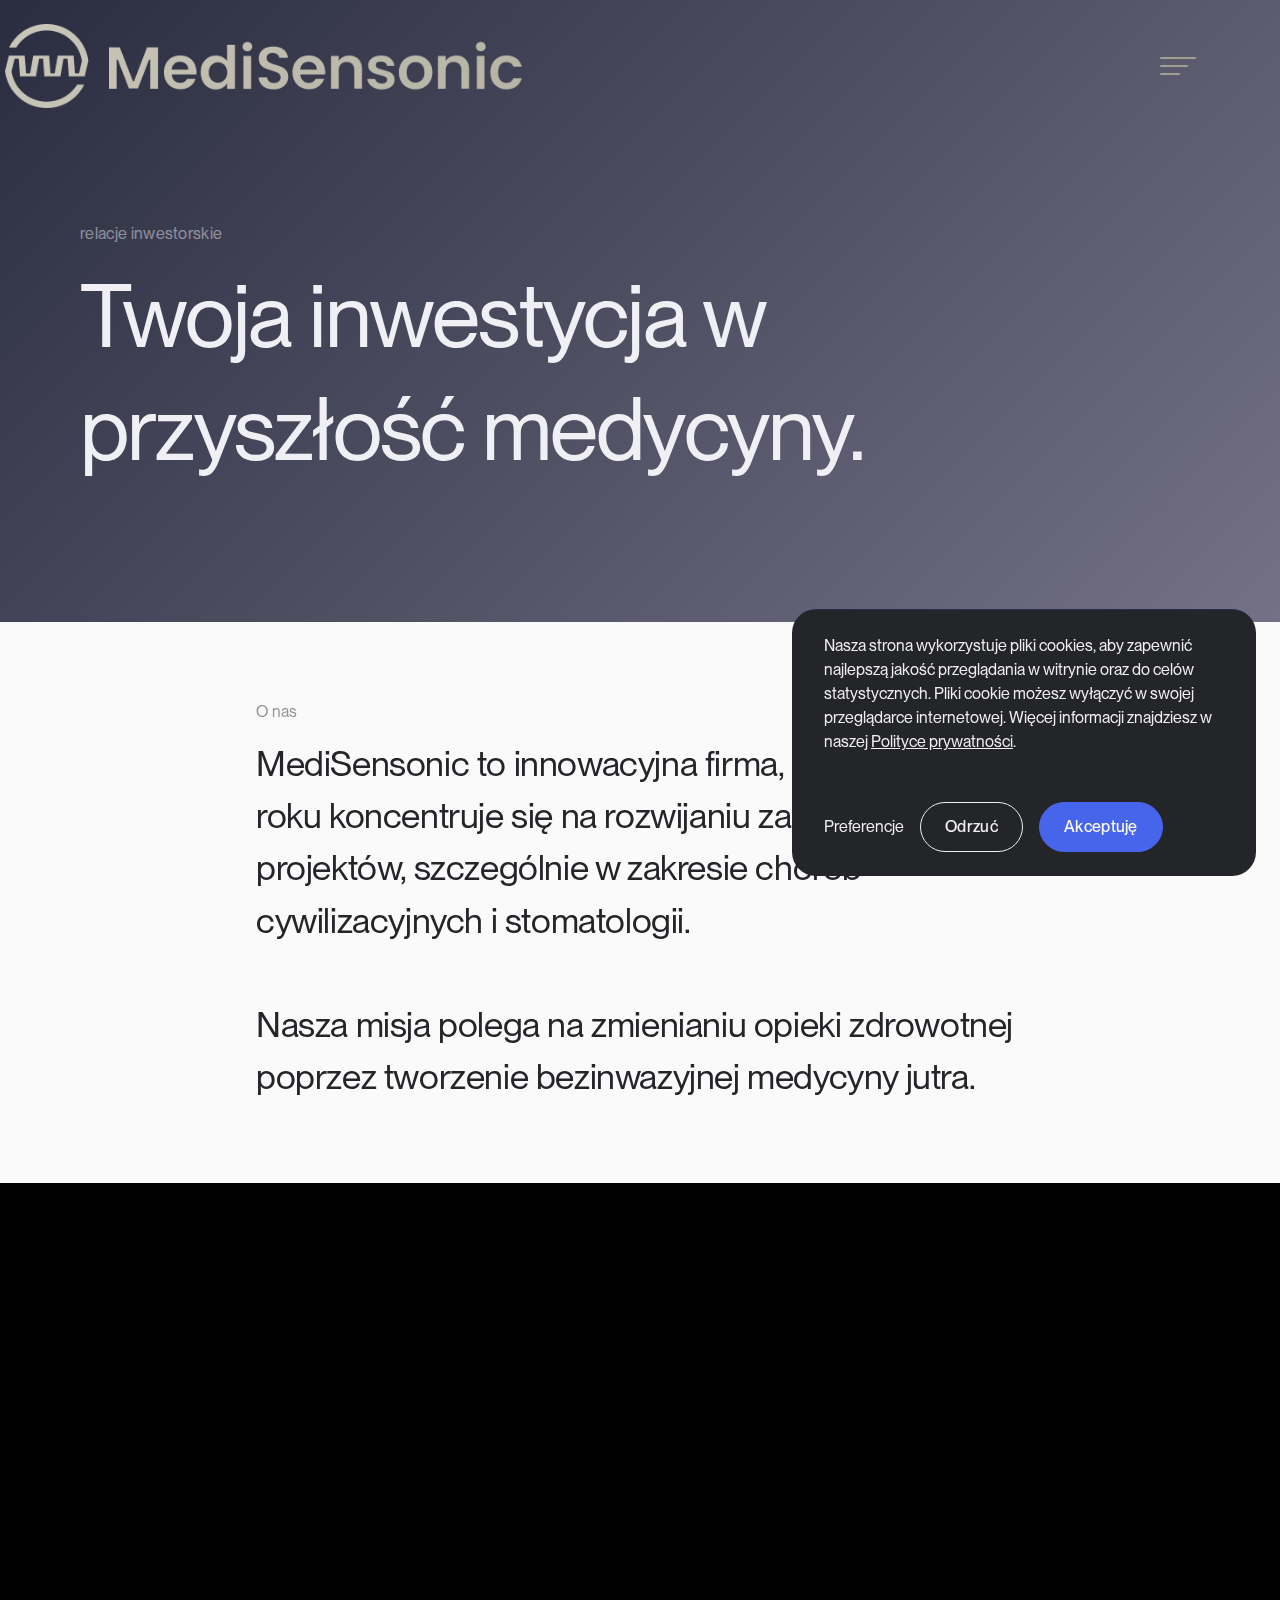
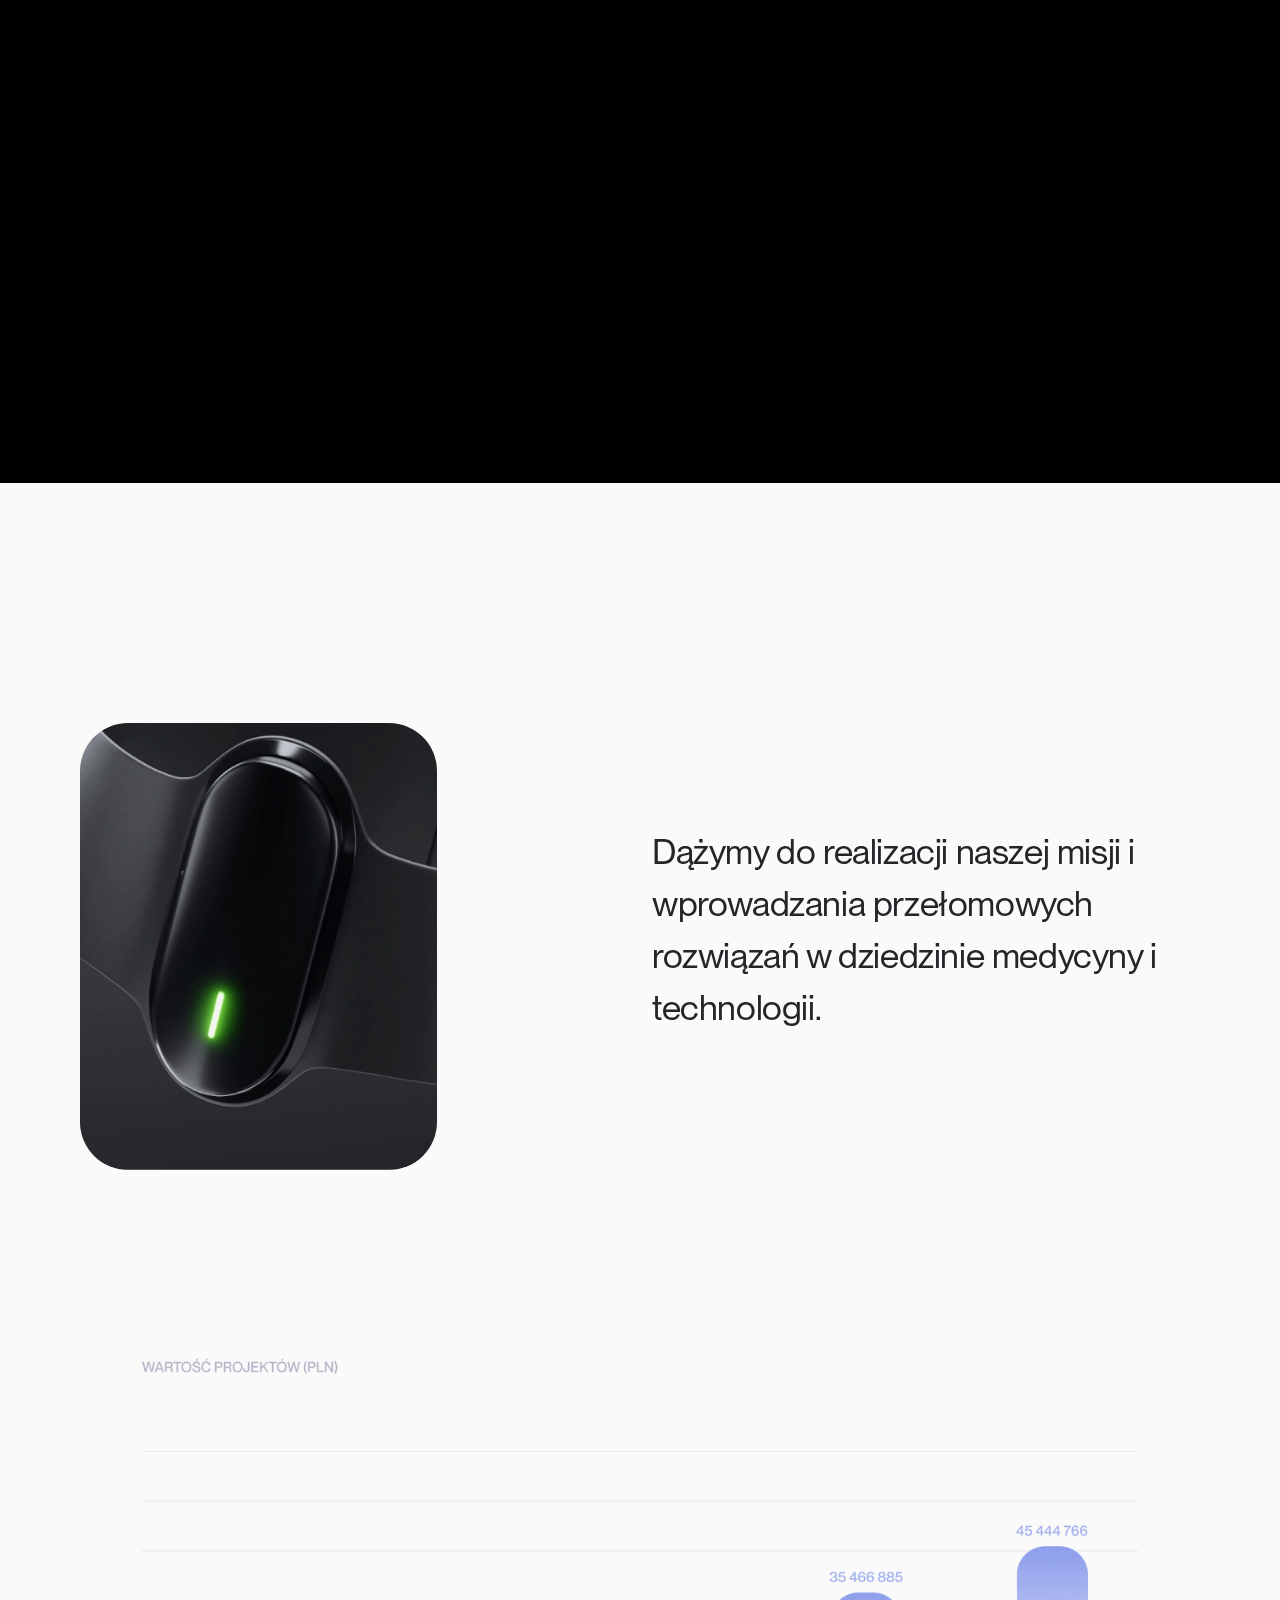
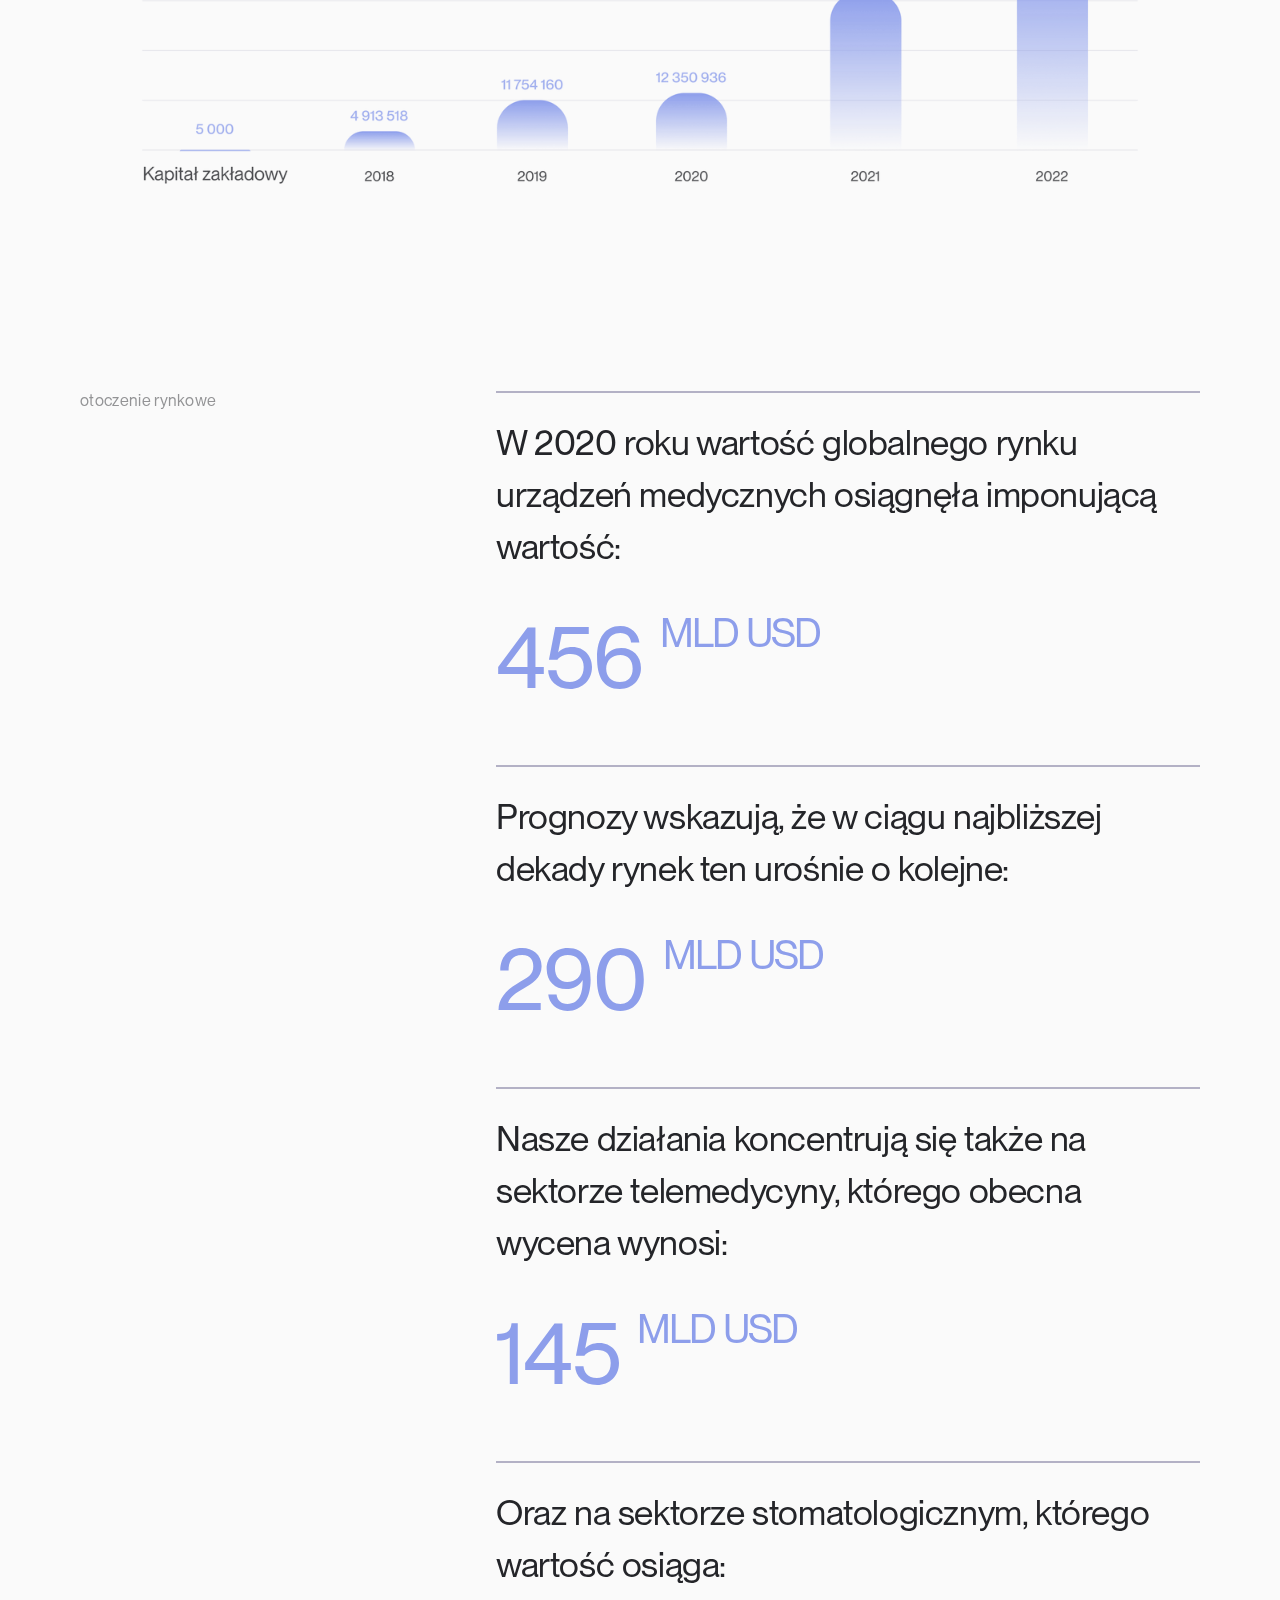
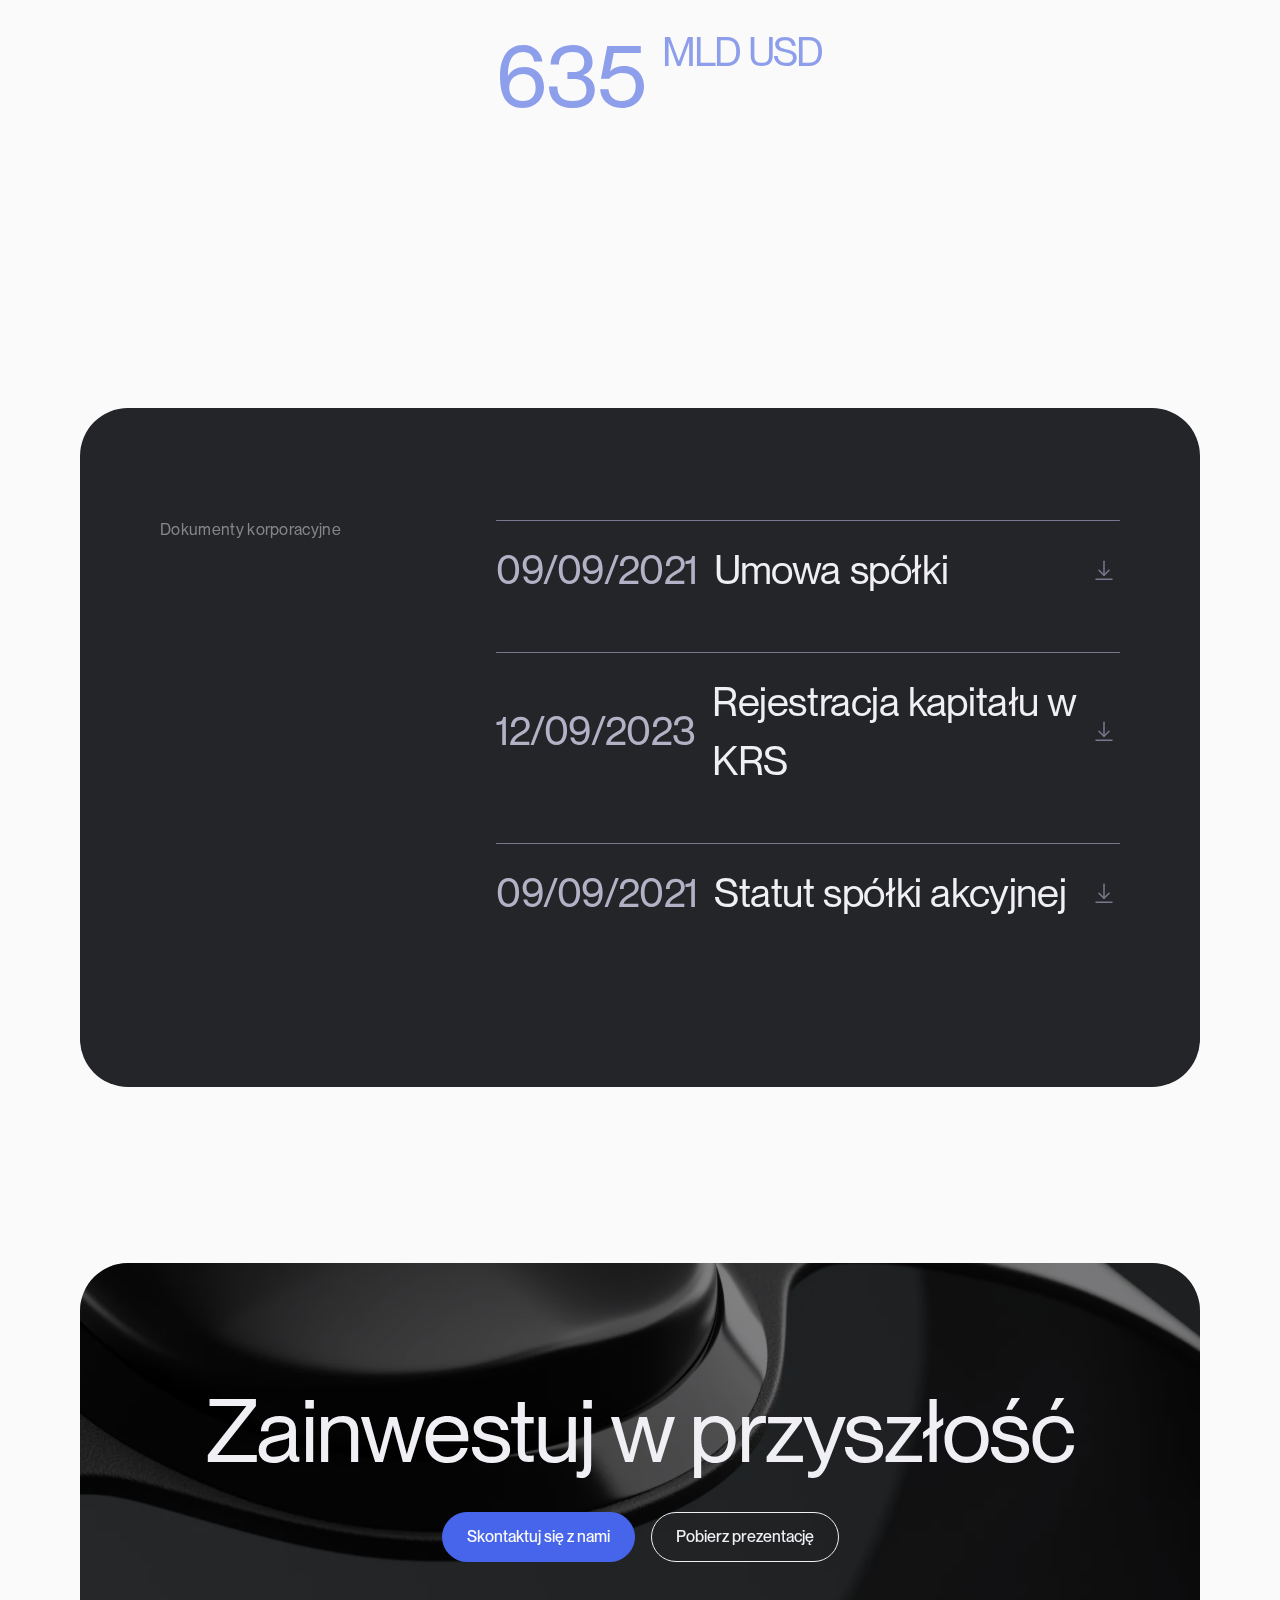
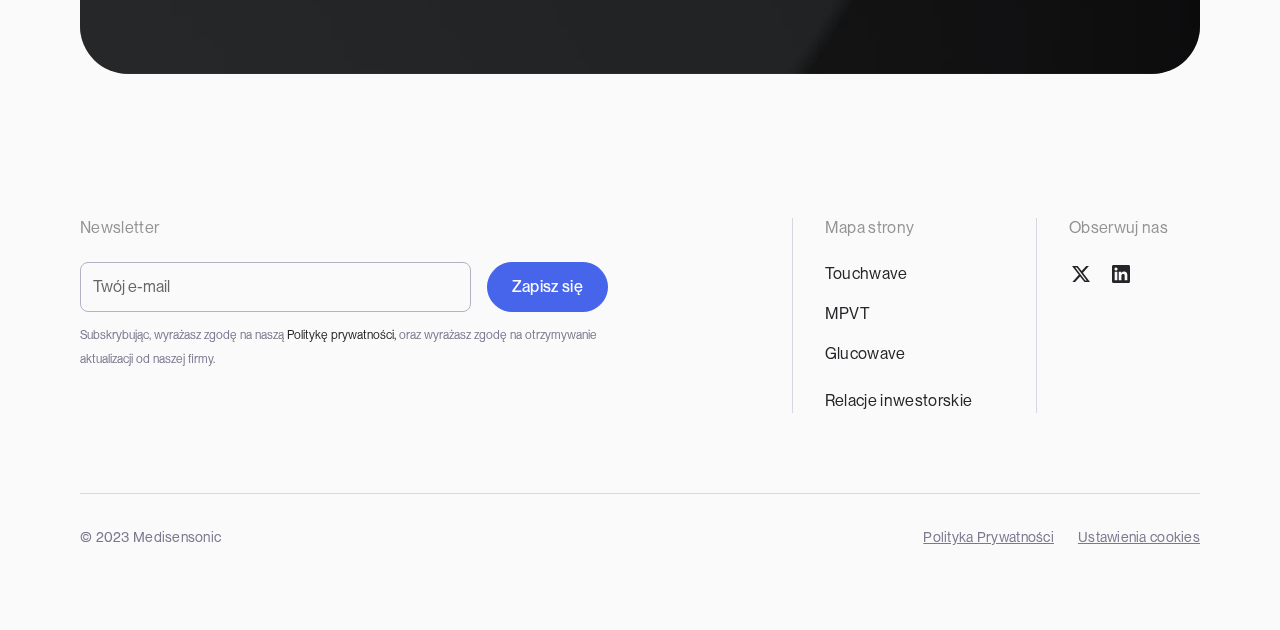
<file: inwestorzy.html>
﻿<!DOCTYPE html><!-- Last Published: Fri Oct 27 2023 11:36:39 GMT+0000 (Coordinated Universal Time) --><html data-wf-domain="www.medisensonic.com" data-wf-page="652d2681d2babd3eb212f0f4" data-wf-site="64eca49c2dc18141bcf98b46"><head><meta charset="utf-8"><title>Inwestorzy</title><meta content="Inwestorzy" property="og:title"><meta content="Inwestorzy" property="twitter:title"><meta content="width=device-width, initial-scale=1" name="viewport"><link href="64eca49c2dc18141bcf98b46/css/medisensonic.webflow.775ba9db1.min.css" rel="stylesheet" type="text/css"><script type="text/javascript">!function(o,c){var n=c.documentElement,t=" w-mod-";n.className+=t+"js",("ontouchstart"in o||o.DocumentTouch&&c instanceof DocumentTouch)&&(n.className+=t+"touch")}(window,document);</script><link href="64eca49c2dc18141bcf98b46/64fb3a8dc3bc01e6f7c09ead_favocion-small.png" rel="shortcut icon" type="image/x-icon"><link href="64eca49c2dc18141bcf98b46/64fb3a9034a0e21d0aaf8ba2_favicon-big.png" rel="apple-touch-icon"><script async="" src="gtag/js?id=G-CFC1NN5RGK"></script><script type="text/javascript">window.dataLayer = window.dataLayer || [];function gtag(){dataLayer.push(arguments);}gtag('js', new Date());gtag('set', 'developer_id.dZGVlNj', true);gtag('config', 'G-CFC1NN5RGK');</script><!-- Please keep this css code to improve the font quality-->
<style>
  * {
  -webkit-font-smoothing: antialiased;
  -moz-osx-font-smoothing: grayscale;
  -o-font-smoothing: antialiased;
}
  
  
[text-split] {opacity: 0;}
html.w-editor [text-split] {opacity: 1;}

.word {
	overflow: hidden;
  padding-bottom: 0.1em;
  margin-bottom: -0.1em;
  transform-origin: bottom;
  line-height: 110% !important;
}
  
.reveal-text span {
 opacity:0.1
}
  
.navbar_menu_top::-webkit-scrollbar {
  display: none !important;
}
</style>


<!-- Finsweet Cookie Consent -->
<script async="" src="npm/%40finsweet/cookie-consent%401/fs-cc.js" fs-cc-mode="informational"></script>


<!-- [Attributes by Finsweet] Link blocks in editor -->
<script defer="" src="npm/%40finsweet/attributes-linkblockedit%401/linkblockedit.js"></script>

<script type="text/javascript" src="weglot.min.js"></script>
<script>
    Weglot.initialize({
        api_key: 'wg_7971ab3b52962dfb8f910acb5fd98cc20'
    });
</script>


<script type="text/javascript">window.__WEBFLOW_CURRENCY_SETTINGS = {"currencyCode":"USD","symbol":"$","decimal":".","fractionDigits":2,"group":",","template":"{{wf {\"path\":\"symbol\",\"type\":\"PlainText\"} }} {{wf {\"path\":\"amount\",\"type\":\"CommercePrice\"} }} {{wf {\"path\":\"currencyCode\",\"type\":\"PlainText\"} }}","hideDecimalForWholeNumbers":false};</script></head><body><div class="page-wrapper"><nav class="navbar"><div class="navbar_component"><div class="navbar_container"><a href="index.htm" class="navbar_logo-link w-inline-block"><img src="64eca49c2dc18141bcf98b46/64f1f01215ab491aaadbdbc5_MediSensonic-Logo.png" loading="lazy" alt="" class="navbar1_logo"></a><div class="navbar_menu"><div class="navbar_menu_top"><div data-w-id="d8dbd8f5-ab7c-da0f-f340-40e1e971e3d8" class="navbar-link is-dropdown"><p class="heading-style-h3-2">Produkty</p><div class="icon-embed-medium w-embed"><svg width="48" height="49" viewbox="0 0 48 49" fill="none" xmlns="http://www.w3.org/2000/svg">
<g opacity="0.48">
<path d="M24.04 9.21826L24.04 39.1983" stroke="CurrentColor" stroke-width="2" stroke-linecap="round" stroke-linejoin="round"></path>
<path d="M36.0239 27.2241L23.9999 39.2981L11.9759 27.2241" stroke="CurrentColor" stroke-width="2" stroke-linecap="round" stroke-linejoin="round"></path>
</g>
</svg></div></div><div class="w-dyn-list"><div role="list" class="navbar_sublinks-wrapper w-dyn-items"><div role="listitem" class="navbar-link is-sublink w-dyn-item"><a href="product/touchwave.html" class="heading-style-h3 is-navbar-link">Touchwave</a></div><div role="listitem" class="navbar-link is-sublink w-dyn-item"><a href="product/mpvt.html" class="heading-style-h3 is-navbar-link">MPVT</a></div><div role="listitem" class="navbar-link is-sublink w-dyn-item"><a href="product/glucowave.html" class="heading-style-h3 is-navbar-link">Glucowave</a></div></div></div><a href="o-nas.html" class="navbar-link is-dropdown w-inline-block"><p class="heading-style-h3-2">O nas</p></a><a href="inwestorzy.html" aria-current="page" class="navbar-link is-dropdown w-inline-block w--current"><p class="heading-style-h3-2">Relacje inwestorskie</p></a><a href="kontakt.html" class="navbar-link is-dropdown w-inline-block"><p class="heading-style-h3-2">Kontakt</p></a></div><div class="navbar_menu_bottom"><div class="language_switcher-wrapper"></div><div class="navbar_social-links_wrapper"><a href="https://twitter.com/Medisensonic" target="_blank" class="footer_social-link w-inline-block"><div class="icon-embed-xsmall w-embed"><svg width="100%" height="100%" viewbox="0 0 24 24" fill="none" xmlns="http://www.w3.org/2000/svg">
<path d="M17.1761 4H19.9362L13.9061 10.7774L21 20H15.4456L11.0951 14.4066L6.11723 20H3.35544L9.80517 12.7508L3 4H8.69545L12.6279 9.11262L17.1761 4ZM16.2073 18.3754H17.7368L7.86441 5.53928H6.2232L16.2073 18.3754Z" fill="CurrentColor"></path>
</svg></div></a><a href="https://www.linkedin.com/company/medisensonic/" target="_blank" class="footer_social-link w-inline-block"><div class="icon-embed-xsmall w-embed"><svg width="100%" height="100%" viewbox="0 0 24 24" fill="none" xmlns="http://www.w3.org/2000/svg">
<path fill-rule="evenodd" clip-rule="evenodd" d="M4.5 3C3.67157 3 3 3.67157 3 4.5V19.5C3 20.3284 3.67157 21 4.5 21H19.5C20.3284 21 21 20.3284 21 19.5V4.5C21 3.67157 20.3284 3 19.5 3H4.5ZM8.52076 7.00272C8.52639 7.95897 7.81061 8.54819 6.96123 8.54397C6.16107 8.53975 5.46357 7.90272 5.46779 7.00413C5.47201 6.15897 6.13998 5.47975 7.00764 5.49944C7.88795 5.51913 8.52639 6.1646 8.52076 7.00272ZM12.2797 9.76176H9.75971H9.7583V18.3216H12.4217V18.1219C12.4217 17.742 12.4214 17.362 12.4211 16.9819V16.9818V16.9816V16.9815V16.9812C12.4203 15.9674 12.4194 14.9532 12.4246 13.9397C12.426 13.6936 12.4372 13.4377 12.5005 13.2028C12.7381 12.3253 13.5271 11.7586 14.4074 11.8979C14.9727 11.9864 15.3467 12.3141 15.5042 12.8471C15.6013 13.1803 15.6449 13.5389 15.6491 13.8863C15.6605 14.9339 15.6589 15.9815 15.6573 17.0292V17.0294C15.6567 17.3992 15.6561 17.769 15.6561 18.1388V18.3202H18.328V18.1149C18.328 17.6629 18.3278 17.211 18.3275 16.7591V16.759V16.7588C18.327 15.6293 18.3264 14.5001 18.3294 13.3702C18.3308 12.8597 18.276 12.3563 18.1508 11.8627C17.9638 11.1286 17.5771 10.5211 16.9485 10.0824C16.5027 9.77019 16.0133 9.5691 15.4663 9.5466C15.404 9.54401 15.3412 9.54062 15.2781 9.53721L15.2781 9.53721L15.2781 9.53721C14.9984 9.52209 14.7141 9.50673 14.4467 9.56066C13.6817 9.71394 13.0096 10.0641 12.5019 10.6814C12.4429 10.7522 12.3852 10.8241 12.2991 10.9314L12.2991 10.9315L12.2797 10.9557V9.76176ZM5.68164 18.3244H8.33242V9.76733H5.68164V18.3244Z" fill="CurrentColor"></path>
</svg></div></a></div></div></div><a data-w-id="d8dbd8f5-ab7c-da0f-f340-40e1e971e3f3" href="#" class="navbar_menu-button w-inline-block"><div class="menu-icon"><div class="menu-icon_line-top"></div><div class="menu-icon_line-middle"><div class="menu-icon_line-middle-inner-2"></div></div><div class="menu-icon_line-bottom"></div></div></a></div></div><div data-w-id="d8dbd8f5-ab7c-da0f-f340-40e1e971e3f9" class="menu_blur_overlay"></div></nav><main class="main-wrapper"><header class="section_investors-hero"><div class="padding-global"><div class="container-large"><div class="investors-hero_content"><div class="max-width-xlarge"><div class="margin-bottom margin-xsmall"><p class="heading-style-h6 text-color-violet100">relacje inwestorskie</p></div><div class="margin-bottom margin-small"><h1 class="display2 text-color-violet100">Twoja inwestycja w przyszłość medycyny.</h1></div></div></div></div></div></header><div class="section_investors-content"><div class="padding-global"><div class="container-large"><div class="inwestors-content_component"><div class="max-width-large"><div class="margin-bottom margin-xsmall"><p class="heading-style-h6">O nas</p></div><p class="text-size-large">MediSensonic to innowacyjna firma, która od 2018 roku koncentruje się na rozwijaniu zaawansowanych projektów, szczególnie w zakresie chorób cywilizacyjnych i stomatologii.<br><br>Nasza misja polega na zmienianiu opieki zdrowotnej poprzez tworzenie bezinwazyjnej medycyny jutra.</p></div></div></div></div></div><header class="section_investors_video"><div class="header_background-video w-embed"><div style="width: 100%; height: 100%;" class="w-background-video w-background-video-atom">
      <video playsinline="" loop="" muted="" autoplay="true" loop="true" muted="true" playsinline="true" data-wf-ignore="true" data-object-fit="cover">
        <source src="v/UQ9T2NOrfV_1080p_1694189135.mp4" data-wf-ignore="true">
      </video>
</div></div></header><section id="content" class="section_product-content"><div data-w-id="d464fa81-5f12-50f7-10f9-383cefb0aa26" class="padding-global"><div class="container-large"><div class="padding-section-large"><div class="product-content_grid1"><div id="w-node-d464fa81-5f12-50f7-10f9-383cefb0aa31-b212f0f4" class="product-content_grid3"><img loading="lazy" data-w-id="d464fa81-5f12-50f7-10f9-383cefb0aa32" id="w-node-d464fa81-5f12-50f7-10f9-383cefb0aa32-b212f0f4" alt="Product Icon" src="64eca49c2dc18141bcf98b46/651ad34f2056754f91fbfc36_Glucowave%20web%2001.webp" class="product-content_image margin-0"><p id="w-node-d464fa81-5f12-50f7-10f9-383cefb0aa33-b212f0f4" class="text-size-large">Dążymy do realizacji naszej misji i wprowadzania przełomowych rozwiązań w dziedzinie medycyny i technologii.</p></div></div></div></div></div></section><div class="section_investors-testimonials is-first"><div class="padding-global"><div class="container-large"><div class="padding-section-large"><div class="quote-content_component"><p class="heading-style-h6 text-color-violet200">Otoczenie rynkowe</p><div class="max-width-custom55rem"><p class="text-size-large">MediSensonic działa w dynamicznym i wyjątkowo przyszłościowym sektorze, który ma ogromny potencjał do rewolucjonizowania dziedziny opieki zdrowotnej i technologii podwójnego zastosowania.<br><br>Przyszłość diagnostyki medycznej rysuje się w oparciu o pionierskie metody takie jak techniki mikrofalowe i foto-optyczne, które stanowią fundament naszych produktów.</p></div></div></div></div></div></div><div class="section_investors-testimonials is-second"><div class="padding-global"><div class="container-large"><div class="padding-section-large"><div class="quote-content_component"><div class="spacer"></div><div class="max-width-custom55rem"><div class="margin-bottom margin-xsmall"><p class="text-size-large text-color-violet100">Statystyki wskazują, że globalny rynek stomatologiczny w 2030 roku wzrośnie do wartości 65,2 mld dolarów przy skumulowanym rocznym wskaźniku wzrostu na poziomie 7,9%<sup>1</sup>.<br><br>MediSensonic wchodzi w interakcję z tym rosnącym trendem poprzez innowacyjne rozwiązania, takie jak <a href="#" class="text-color-violet100-2">MPVT</a> oraz automatyczne skanery do diagnozowania jamy ustnej.</p></div><p class="text-color-violet100-2 opacity-60"><sup>1</sup> Fortune Business Insights, Dental Market Size</p></div></div></div></div></div></div><div class="section_investors-testimonials is-third"><div class="padding-global"><div class="container-large"><div class="padding-section-large"><div class="quote-content_component"><div class="spacer"></div><div class="max-width-custom55rem"><div class="margin-bottom margin-xsmall"><p class="text-size-large text-color-violet100">Wartość światowego rynku wyrobów diabetologicznych do 2030 roku wzrośnie  blisko dwukrotnie osiągając poziom 50,3 mld dolarów, przy wzroście CAGR na poziomie 7,5% w latach 2023-20302.<br>‍<br>Produkt MediSensonic, <a href="#" class="text-color-violet100-2">Glucowave</a>, jest rewolucyjnym krokiem naprzód, umożliwiającym bezinwazyjne monitorowanie glikemii i wspierającym skuteczne leczenie cukrzycy.</p></div><p class="text-color-violet100-2 opacity-60"><sup>2</sup> Grand View Research, Diabetes Device Market Report</p></div></div></div></div></div></div><section class="section_investors_chart"><img src="64eca49c2dc18141bcf98b46/6519a877c9eeec6fbaf97f6f_120.png" loading="lazy" sizes="100vw" srcset="64eca49c2dc18141bcf98b46/6519a877c9eeec6fbaf97f6f_120-p-500.webp 500w, 64eca49c2dc18141bcf98b46/6519a877c9eeec6fbaf97f6f_120-p-800.png 800w, 64eca49c2dc18141bcf98b46/6519a877c9eeec6fbaf97f6f_120-p-1080.png 1080w, 64eca49c2dc18141bcf98b46/6519a877c9eeec6fbaf97f6f_120-p-1600.png 1600w, 64eca49c2dc18141bcf98b46/6519a877c9eeec6fbaf97f6f_120-p-2000.png 2000w, 64eca49c2dc18141bcf98b46/6519a877c9eeec6fbaf97f6f_120-p-2600.png 2600w, 64eca49c2dc18141bcf98b46/6519a877c9eeec6fbaf97f6f_120-p-3200.png 3200w, 64eca49c2dc18141bcf98b46/6519a877c9eeec6fbaf97f6f_120.png 4320w" alt="Investor&#x27;s chart" class="investors_chart_desktop"><img src="64eca49c2dc18141bcf98b46/6519a871af4f709c4a3482c4_wykres-mobile.webp" loading="lazy" sizes="100vw" srcset="64eca49c2dc18141bcf98b46/6519a871af4f709c4a3482c4_wykres-mobile-p-500.png 500w, 64eca49c2dc18141bcf98b46/6519a871af4f709c4a3482c4_wykres-mobile-p-800.png 800w, 64eca49c2dc18141bcf98b46/6519a871af4f709c4a3482c4_wykres-mobile-p-1080.webp 1080w, 64eca49c2dc18141bcf98b46/6519a871af4f709c4a3482c4_wykres-mobile.webp 1500w" alt="" class="investors_chart_mobile"></section><section class="section_product-stats"><div class="padding-global"><div class="container-large"><div class="padding-section-large"><div class="w-layout-grid investors_stats_component"><div id="w-node-d4ad6a64-66a6-6006-3bf3-4d8f37f57096-b212f0f4" class="stats_content_sticky"><div id="w-node-_64467152-b3d1-3162-e23a-b77fcab9d7f1-b212f0f4" class="stats_content-wrapper"><div class="margin-bottom margin-xsmall"><p class="heading-style-h6">otoczenie rynkowe</p></div></div></div><div id="w-node-_64467152-b3d1-3162-e23a-b77fcab9d7f5-b212f0f4" class="w-layout-grid stats_gallery is-investors"><div class="stats_item-wrapper is-inwestors"><p class="text-size-large">W 2020 roku wartość globalnego rynku urządzeń medycznych osiągnęła imponującą wartość:</p><div class="text-sidebyside-wrapper"><div class="stats-heading_investors counterup">456</div><div class="stats-heading_investors is-small">mld usd</div></div></div><div class="stats_item-wrapper is-inwestors"><p class="text-size-large">Prognozy wskazują, że w ciągu najbliższej dekady rynek ten urośnie o kolejne:</p><div class="text-sidebyside-wrapper"><div class="stats-heading_investors counterup">290</div><div class="stats-heading_investors is-small">mld usd</div></div></div><div class="stats_item-wrapper is-inwestors"><p class="text-size-large">Nasze działania koncentrują się także na sektorze telemedycyny, którego obecna wycena wynosi:</p><div class="text-sidebyside-wrapper"><div class="stats-heading_investors counterup">145</div><div class="stats-heading_investors is-small">mld usd</div></div></div><div class="stats_item-wrapper is-inwestors"><p class="text-size-large">Oraz na sektorze stomatologicznym, którego wartość osiąga:</p><div class="text-sidebyside-wrapper"><div class="stats-heading_investors counterup">635</div><div class="stats-heading_investors is-small">mld usd</div></div></div></div></div></div></div></div></section><section class="section_investors-docs"><div class="padding-global disable-on-mobile"><div class="container-custom85rem"><div class="investors-docs_component-wrapper"><div class="w-layout-grid investors-docs_component"><div class="docs_heading"><div class="max-width-xxsmall"><p class="heading-style-h6 text-color-violet100">Dokumenty korporacyjne</p></div></div><div class="docs_list"><div class="docs_item"><div class="docs_divider"></div><a href="64eca49c2dc18141bcf98b46/64fb38aae347630733c45925_%40Umowa-spo%CC%81lki-23_04_2021.pdf" target="_blank" class="docs_item-content w-inline-block"><div class="heading-style-h3 text-color-violet200">09/09/2021</div><p class="heading-style-h3 text-color-violet100">Umowa spółki</p><div class="docs_icon-wrapper"><div class="icon-embed-small w-embed"><svg width="24" height="25" viewbox="0 0 24 25" fill="none" xmlns="http://www.w3.org/2000/svg">
<g id="Group">
<g id="Group_2">
<path id="Path" d="M12 17.25V3.25" stroke="#7A788F" stroke-width="1.5" stroke-linecap="round" stroke-linejoin="round"></path>
<path id="Path_2" d="M20 21.25H4" stroke="#7A788F" stroke-width="1.5" stroke-linecap="round" stroke-linejoin="round"></path>
<path id="Path_3" d="M17 12.25L11.999 17.251L6.99902 12.25" stroke="#7A788F" stroke-width="1.5" stroke-linecap="round" stroke-linejoin="round"></path>
</g>
</g>
</svg></div></div></a></div><div class="docs_item"><div class="docs_divider"></div><a href="64eca49c2dc18141bcf98b46/65084de4408d9fa0373ceb72_KRS%20odpis_pelny_1018765_1694529382194.pdf" target="_blank" class="docs_item-content w-inline-block"><div class="heading-style-h3 text-color-violet200">12/09/2023</div><p class="heading-style-h3 text-color-violet100">Rejestracja kapitału w KRS</p><div class="docs_icon-wrapper"><div class="icon-embed-small w-embed"><svg width="24" height="25" viewbox="0 0 24 25" fill="none" xmlns="http://www.w3.org/2000/svg">
<g id="Group">
<g id="Group_2">
<path id="Path" d="M12 17.25V3.25" stroke="#7A788F" stroke-width="1.5" stroke-linecap="round" stroke-linejoin="round"></path>
<path id="Path_2" d="M20 21.25H4" stroke="#7A788F" stroke-width="1.5" stroke-linecap="round" stroke-linejoin="round"></path>
<path id="Path_3" d="M17 12.25L11.999 17.251L6.99902 12.25" stroke="#7A788F" stroke-width="1.5" stroke-linecap="round" stroke-linejoin="round"></path>
</g>
</g>
</svg></div></div></a></div><div class="docs_item"><div class="docs_divider"></div><a href="64eca49c2dc18141bcf98b46/64fb38c10bc9696e6a58a411_Statut-spolki-akcyjnej.pdf" target="_blank" class="docs_item-content w-inline-block"><div class="heading-style-h3 text-color-violet200">09/09/2021</div><p class="heading-style-h3 text-color-violet100">Statut spółki akcyjnej</p><div class="docs_icon-wrapper"><div class="icon-embed-small w-embed"><svg width="24" height="25" viewbox="0 0 24 25" fill="none" xmlns="http://www.w3.org/2000/svg">
<g id="Group">
<g id="Group_2">
<path id="Path" d="M12 17.25V3.25" stroke="#7A788F" stroke-width="1.5" stroke-linecap="round" stroke-linejoin="round"></path>
<path id="Path_2" d="M20 21.25H4" stroke="#7A788F" stroke-width="1.5" stroke-linecap="round" stroke-linejoin="round"></path>
<path id="Path_3" d="M17 12.25L11.999 17.251L6.99902 12.25" stroke="#7A788F" stroke-width="1.5" stroke-linecap="round" stroke-linejoin="round"></path>
</g>
</g>
</svg></div></div></a></div></div></div></div></div></div></section><div class="section_cta"><div class="padding-global"><div class="container-custom85rem"><div class="cta_component"><div class="z-index-2"><p class="display2 text-color-violet100">Zainwestuj w przyszłość</p></div><div class="z-index-2"><div class="button-group is-vertical-mobile"><a href="kontakt.html" class="button w-inline-block"><p>Skontaktuj się z nami</p></a><a href="64eca49c2dc18141bcf98b46/65169ad6a8e42d25dd61dc40_MediSensonic_Prezentacja_Inwestorska_Wrzesien_2023-compressed.pdf" target="_blank" class="button is-secondary is-alternate w-inline-block"><p>Pobierz prezentację</p></a></div></div><div class="dark-overlay-layer"></div></div></div></div></div></main><footer id="footer" class="footer1_component"><div class="padding-global"><div class="container-large"><div class="padding-vertical padding-xxlarge"><div class="footer_content_wrapper"><div id="w-node-e943de12-8aec-5b7e-239a-6a2b04e24324-7cf41c98" class="footer_column"><div class="footer-newsletter-wrapper"><div class="footer-top_heading-wrapper"><div class="heading-style-h6">Newsletter</div></div><div id="w-node-_7de32291-2eff-3808-7053-b30e67a3838b-7cf41c98" class="footer_form-block w-form"><form id="wf-form-Newsletter-Footer-Form" name="wf-form-Newsletter-Footer-Form" data-name="Newsletter Footer Form" action="https://medisensonic.us8.list-manage.com/subscribe/post?u=e43e45f454089e517e84f0751&amp;amp;id=c94a2456b8&amp;amp;f_id=009777e0f0" method="post" class="footer_form" data-wf-page-id="652d2681d2babd3eb212f0f4" data-wf-element-id="7de32291-2eff-3808-7053-b30e67a3838c"><input type="email" class="form-input w-input" maxlength="256" name="Email-3" data-name="Email 3" placeholder="Twój e-mail" id="Email-3" required=""><input type="submit" value="Zapisz się" data-wait="Czekaj..." id="w-node-_7de32291-2eff-3808-7053-b30e67a3838e-7cf41c98" class="button w-button"></form><div class="text-size-tiny text-color-violet300">Subskrybując, wyrażasz zgodę na naszą <a href="polityka-prywatnosci.html">Politykę prywatności, </a>oraz<a href="polityka-prywatnosci.html"> </a>wyrażasz zgodę na otrzymywanie aktualizacji od naszej firmy.</div><div class="success-message w-form-done"><div class="text-size-regular">Dziękujemy za zapisanie się do naszego newslettera!</div></div><div class="error-message w-form-fail"><div class="text-size-regular">Ups! Coś poszło nie tak.</div></div></div></div><div class="footer-right-wrapper"><div class="footer-divider"></div><div class="footer_link-list"><div class="heading-style-h6">Mapa strony</div><div class="w-dyn-list"><div role="list" class="footer_links_wrapper w-dyn-items"><div role="listitem" class="w-dyn-item"><a href="product/touchwave.html" class="text-size-regular">Touchwave</a></div><div role="listitem" class="w-dyn-item"><a href="product/mpvt.html" class="text-size-regular">MPVT</a></div><div role="listitem" class="w-dyn-item"><a href="product/glucowave.html" class="text-size-regular">Glucowave</a></div></div></div><a href="inwestorzy.html" aria-current="page" class="text-size-regular w--current">Relacje inwestorskie</a></div><div class="footer-divider"></div><div class="footer_link-list is-sm"><div class="heading-style-h6">Obserwuj nas</div><div class="footer_social-links_wrapper"><a href="https://twitter.com/Medisensonic" target="_blank" class="footer_social-link w-inline-block"><div class="icon-embed-xsmall w-embed"><svg width="100%" height="100%" viewbox="0 0 24 24" fill="none" xmlns="http://www.w3.org/2000/svg">
<path d="M17.1761 4H19.9362L13.9061 10.7774L21 20H15.4456L11.0951 14.4066L6.11723 20H3.35544L9.80517 12.7508L3 4H8.69545L12.6279 9.11262L17.1761 4ZM16.2073 18.3754H17.7368L7.86441 5.53928H6.2232L16.2073 18.3754Z" fill="CurrentColor"></path>
</svg></div></a><a href="https://www.linkedin.com/company/medisensonic/" target="_blank" class="footer_social-link w-inline-block"><div class="icon-embed-xsmall w-embed"><svg width="100%" height="100%" viewbox="0 0 24 24" fill="none" xmlns="http://www.w3.org/2000/svg">
<path fill-rule="evenodd" clip-rule="evenodd" d="M4.5 3C3.67157 3 3 3.67157 3 4.5V19.5C3 20.3284 3.67157 21 4.5 21H19.5C20.3284 21 21 20.3284 21 19.5V4.5C21 3.67157 20.3284 3 19.5 3H4.5ZM8.52076 7.00272C8.52639 7.95897 7.81061 8.54819 6.96123 8.54397C6.16107 8.53975 5.46357 7.90272 5.46779 7.00413C5.47201 6.15897 6.13998 5.47975 7.00764 5.49944C7.88795 5.51913 8.52639 6.1646 8.52076 7.00272ZM12.2797 9.76176H9.75971H9.7583V18.3216H12.4217V18.1219C12.4217 17.742 12.4214 17.362 12.4211 16.9819V16.9818V16.9816V16.9815V16.9812C12.4203 15.9674 12.4194 14.9532 12.4246 13.9397C12.426 13.6936 12.4372 13.4377 12.5005 13.2028C12.7381 12.3253 13.5271 11.7586 14.4074 11.8979C14.9727 11.9864 15.3467 12.3141 15.5042 12.8471C15.6013 13.1803 15.6449 13.5389 15.6491 13.8863C15.6605 14.9339 15.6589 15.9815 15.6573 17.0292V17.0294C15.6567 17.3992 15.6561 17.769 15.6561 18.1388V18.3202H18.328V18.1149C18.328 17.6629 18.3278 17.211 18.3275 16.7591V16.759V16.7588C18.327 15.6293 18.3264 14.5001 18.3294 13.3702C18.3308 12.8597 18.276 12.3563 18.1508 11.8627C17.9638 11.1286 17.5771 10.5211 16.9485 10.0824C16.5027 9.77019 16.0133 9.5691 15.4663 9.5466C15.404 9.54401 15.3412 9.54062 15.2781 9.53721L15.2781 9.53721L15.2781 9.53721C14.9984 9.52209 14.7141 9.50673 14.4467 9.56066C13.6817 9.71394 13.0096 10.0641 12.5019 10.6814C12.4429 10.7522 12.3852 10.8241 12.2991 10.9314L12.2991 10.9315L12.2797 10.9557V9.76176ZM5.68164 18.3244H8.33242V9.76733H5.68164V18.3244Z" fill="CurrentColor"></path>
</svg></div></a></div></div></div></div><div class="footer-divider is-horizontal"></div></div><div class="padding-top padding-medium"><div class="footer1_bottom-wrapper"><div class="text-size-small text-color-violet300">© 2023 Medisensonic</div><div class="w-layout-grid footer1_legal-list"><a href="polityka-prywatnosci.html" class="text-size-small text-style-link text-color-violet300">Polityka Prywatności</a><a fs-cc="open-preferences" href="#" class="text-size-small text-style-link text-color-violet300">Ustawienia cookies</a></div></div></div></div></div></div></footer><div class="global-styles w-embed"><style>
.aspect-ratio-1
{
	aspect-ratio: 1 !important;
}

.aspect-ratio-4-5
{
	aspect-ratio: 4/5 !important;
}

html.no-scroll
{
   overflow: hidden;
}

.page-wrapper
{
   overflow: clip;
]



/* Focus state style for keyboard navigation for the focusable elements */
*[tabindex]:focus-visible,
  input[type="file"]:focus-visible {
   outline: 0.125rem solid #4d65ff;
   outline-offset: 0.125rem;
}

/* Get rid of top margin on first element in any rich text element */
.w-richtext > :not(div):first-child, .w-richtext > div:first-child > :first-child {
  margin-top: 0 !important;
}

/* Get rid of bottom margin on last element in any rich text element */
.w-richtext>:last-child, .w-richtext ol li:last-child, .w-richtext ul li:last-child {
	margin-bottom: 0 !important;
}

/* Prevent all click and hover interaction with an element */
.pointer-events-off {
	pointer-events: none;
}

/* Enables all click and hover interaction with an element */
.pointer-events-on {
  pointer-events: auto;
}

/* Create a class of .div-square which maintains a 1:1 dimension of a div */
.div-square::after {
	content: "";
	display: block;
	padding-bottom: 100%;
}

/* Make sure containers never lose their center alignment */
.container-medium,.container-small, .container-large {
	margin-right: auto !important;
  margin-left: auto !important;
}

/* 
Make the following elements inherit typography styles from the parent and not have hardcoded values. 
Important: You will not be able to style for example "All Links" in Designer with this CSS applied.
Uncomment this CSS to use it in the project. Leave this message for future hand-off.
*/
/*
a,
.w-input,
.w-select,
.w-tab-link,
.w-nav-link,
.w-dropdown-btn,
.w-dropdown-toggle,
.w-dropdown-link {
  color: inherit;
  text-decoration: inherit;
  font-size: inherit;
}
*/

/* Apply "..." after 3 lines of text */
.text-style-3lines {
	display: -webkit-box;
	overflow: hidden;
	-webkit-line-clamp: 3;
	-webkit-box-orient: vertical;
}

/* Apply "..." after 2 lines of text */
.text-style-2lines {
	display: -webkit-box;
	overflow: hidden;
	-webkit-line-clamp: 2;
	-webkit-box-orient: vertical;
}

/* Adds inline flex display */
.display-inlineflex {
  display: inline-flex;
}

/* These classes are never overwritten */
.hide {
  display: none !important;
}

@media screen and (max-width: 991px) {
    .hide, .hide-tablet {
        display: none !important;
    }
}
  @media screen and (max-width: 767px) {
    .hide-mobile-landscape{
      display: none !important;
    }
}
  @media screen and (max-width: 479px) {
    .hide-mobile{
      display: none !important;
    }
}
 
.margin-0 {
  margin: 0rem !important;
}
  
.padding-0 {
  padding: 0rem !important;
}

.spacing-clean {
padding: 0rem !important;
margin: 0rem !important;
}

.margin-top {
  margin-right: 0rem !important;
  margin-bottom: 0rem !important;
  margin-left: 0rem !important;
}

.padding-top {
  padding-right: 0rem !important;
  padding-bottom: 0rem !important;
  padding-left: 0rem !important;
}
  
.margin-right {
  margin-top: 0rem !important;
  margin-bottom: 0rem !important;
  margin-left: 0rem !important;
}

.padding-right {
  padding-top: 0rem !important;
  padding-bottom: 0rem !important;
  padding-left: 0rem !important;
}

.margin-bottom {
  margin-top: 0rem !important;
  margin-right: 0rem !important;
  margin-left: 0rem !important;
}

.padding-bottom {
  padding-top: 0rem !important;
  padding-right: 0rem !important;
  padding-left: 0rem !important;
}

.margin-left {
  margin-top: 0rem !important;
  margin-right: 0rem !important;
  margin-bottom: 0rem !important;
}
  
.padding-left {
  padding-top: 0rem !important;
  padding-right: 0rem !important;
  padding-bottom: 0rem !important;
}
  
.margin-horizontal {
  margin-top: 0rem !important;
  margin-bottom: 0rem !important;
}

.padding-horizontal {
  padding-top: 0rem !important;
  padding-bottom: 0rem !important;
}

.margin-vertical {
  margin-right: 0rem !important;
  margin-left: 0rem !important;
}
  
.padding-vertical {
  padding-right: 0rem !important;
  padding-left: 0rem !important;
}

/* Apply "..." at 100% width */
.truncate-width { 
		width: 100%; 
    white-space: nowrap; 
    overflow: hidden; 
    text-overflow: ellipsis; 
}
/* Removes native scrollbar */
.no-scrollbar {
    -ms-overflow-style: none;
    overflow: -moz-scrollbars-none; 
}

.no-scrollbar::-webkit-scrollbar {
    display: none;
}
</style></div><div class="set-all-components-to-display-none-and-use-this-div-to-create-a-symbol"><div fs-cc="banner" class="fs-cc-banner_component"><div class="fs-cc-banner_container"><div class="fs-cc-banner_text">Nasza strona wykorzystuje pliki cookies, aby zapewnić najlepszą jakość przeglądania w witrynie oraz do celów statystycznych. Pliki cookie możesz wyłączyć w swojej przeglądarce internetowej. Więcej informacji znajdziesz w naszej <a href="polityka-prywatnosci.html" class="text-style-link text-color-violet100">Polityce prywatności</a>.</div><div class="fs-cc-banner_buttons-wrapper"><a fs-cc="open-preferences" href="#" class="fs-cc-banner_text-link">Preferencje</a><a fs-cc="deny" href="#" class="button is-secondary is-alternate w-button">Odrzuć</a><a fs-cc="allow" href="#" class="button is-full-width-mobile w-button">Akceptuję</a></div></div><div fs-cc="interaction" class="fs-cc-banner_trigger"></div></div><div fs-cc-scroll="disable" fs-cc="preferences" class="fs-cc-prefs_component w-form"><form id="cookie-preferences" name="wf-form-Cookie-Preferences" data-name="Cookie Preferences" method="get" class="fs-cc-prefs_form" data-wf-page-id="652d2681d2babd3eb212f0f4" data-wf-element-id="7b2ad919-3675-3b5d-82cc-b7c39fa0a73e"><div fs-cc="close" class="fs-cc-prefs_close"><div class="fs-cc-prefs_close-icon w-embed"><svg fill="currentColor" aria-hidden="true" focusable="false" viewbox="0 0 16 24">
	<path d="M9.414 8l4.293-4.293-1.414-1.414L8 6.586 3.707 2.293 2.293 3.707 6.586 8l-4.293 4.293 1.414 1.414L8 9.414l4.293 4.293 1.414-1.414L9.414 8z"></path>
</svg></div></div><div class="fs-cc-prefs_content"><div class="fs-cc-prefs_space-small"><div class="fs-cc-prefs_title">Centrum preferencji prywatności</div></div><div class="fs-cc-prefs_space-small"><div class="fs-cc-prefs_text">Serwis zbiera w sposób automatyczny tylko informacje zawarte w plikach cookies.<br>Pliki (cookies) są plikami tekstowymi, które przechowywane są w urządzeniu końcowym użytkownika serwisu. Przeznaczone są do korzystania ze stron serwisu. Przede wszystkim zawierają nazwę strony internetowej swojego pochodzenia, swój unikalny numer, czas przechowywania na urządzeniu końcowym.<br>Operator serwisu jest podmiotem zamieszczającym na urządzeniu końcowym swojego użytkownika pliki cookies oraz mającym do nich dostęp.</div></div><div class="fs-cc-prefs_space-medium"><a fs-cc="deny" href="#" class="button is-secondary is-alternate is-small w-button">Odrzuć wszystko</a><a fs-cc="allow" href="#" class="button is-small w-button">Akceptuję wszystko</a></div><div class="fs-cc-prefs_space-small"><div class="fs-cc-prefs_title">Zarządzanie preferencjami zgody według kategorii</div></div><div class="fs-cc-prefs_option"><div class="fs-cc-prefs_toggle-wrapper"><div class="fs-cc-prefs_label">Podstawowe</div><div class="fs-cc-prefs_text"><strong>Zawsze aktywne</strong></div></div><div class="fs-cc-prefs_text">Te elementy są wymagane, aby umożliwić podstawową funkcjonalność witryny.</div></div><div class="fs-cc-prefs_option"><div class="fs-cc-prefs_toggle-wrapper"><div class="fs-cc-prefs_label">Marketing</div><label class="w-checkbox fs-cc-prefs_checkbox-field"><input type="checkbox" id="marketing-2" name="marketing-2" data-name="Marketing 2" fs-cc-checkbox="marketing" class="w-checkbox-input fs-cc-prefs_checkbox"><span for="marketing-2" class="fs-cc-prefs_checkbox-label w-form-label">Essential</span><div class="fs-cc-prefs_toggle"></div></label></div><div class="fs-cc-prefs_text">Elementy te są wykorzystywane do dostarczania reklam, które są bardziej dopasowane do użytkownika i jego zainteresowań. Mogą być również wykorzystywane do ograniczania liczby wyświetleń reklamy i mierzenia skuteczności kampanii reklamowych. Sieci reklamowe zazwyczaj umieszczają je za zgodą operatora witryny.</div></div><div class="fs-cc-prefs_option"><div class="fs-cc-prefs_toggle-wrapper"><div class="fs-cc-prefs_label">Personalizacja</div><label class="w-checkbox fs-cc-prefs_checkbox-field"><input type="checkbox" id="personalization-2" name="personalization-2" data-name="Personalization 2" fs-cc-checkbox="personalization" class="w-checkbox-input fs-cc-prefs_checkbox"><span for="personalization-2" class="fs-cc-prefs_checkbox-label w-form-label">Essential</span><div class="fs-cc-prefs_toggle"></div></label></div><div class="fs-cc-prefs_text">Elementy te pozwalają witrynie zapamiętać wybory dokonane przez użytkownika (takie jak nazwa użytkownika, język lub region, w którym się znajduje) i zapewnić ulepszone, bardziej spersonalizowane funkcje. Na przykład witryna internetowa może dostarczać użytkownikowi lokalne prognozy pogody lub informacje o ruchu drogowym, przechowując dane o jego bieżącej lokalizacji.</div></div><div class="fs-cc-prefs_option"><div class="fs-cc-prefs_toggle-wrapper"><div class="fs-cc-prefs_label">Analityka</div><label class="w-checkbox fs-cc-prefs_checkbox-field"><input type="checkbox" id="analytics-2" name="analytics-2" data-name="Analytics 2" fs-cc-checkbox="analytics" class="w-checkbox-input fs-cc-prefs_checkbox"><span for="analytics-2" class="fs-cc-prefs_checkbox-label w-form-label">Essential</span><div class="fs-cc-prefs_toggle"></div></label></div><div class="fs-cc-prefs_text">Elementy te pomagają operatorowi witryny zrozumieć, w jaki sposób działa jego witryna, w jaki sposób odwiedzający wchodzą w interakcję z witryną i czy mogą występować problemy techniczne. Ten typ pamięci masowej zazwyczaj nie gromadzi informacji identyfikujących odwiedzającego.</div></div><div class="fs-cc-prefs_buttons-wrapper"><a fs-cc="submit" href="#" class="button is-small w-button">Potwierdź preferencje i zamknij</a></div><input type="submit" value="Submit" data-wait="Please wait..." class="fs-cc-prefs_submit-hide w-button"><div class="w-embed"><style>
/* smooth scrolling on iOS devices */
.fs-cc-prefs_content{-webkit-overflow-scrolling: touch}
</style></div></div></form><div class="w-form-done"></div><div class="w-form-fail"></div><div fs-cc="close" class="fs-cc-prefs_overlay"></div><div fs-cc="interaction" class="fs-cc-prefs_trigger"></div></div></div></div><script src="js/jquery-3.5.1.min.dc5e7f18c8.js?site=64eca49c2dc18141bcf98b46" type="text/javascript" integrity="sha256-9/aliU8dGd2tb6OSsuzixeV4y/faTqgFtohetphbbj0=" crossorigin="anonymous"></script><script src="64eca49c2dc18141bcf98b46/js/webflow.299d4db32.js" type="text/javascript"></script><script src='ajax/libs/jquery/2.1.3/jquery.min.js'></script>
<script src='ajax/libs/waypoints/2.0.3/waypoints.min.js'></script>
<script src='jquery.counterup/1.0/jquery.counterup.min.js'></script>

<script>
$('.counterup').counterUp({
   delay: 10,
   time: 1000
});
</script>

<script>
const paragraphs = Array.from(document.querySelectorAll('.reveal-text'));
paragraphs.forEach(paragraph => {
  const pArray = paragraph.textContent.split('');
  const htmlString = pArray.map(char => `<span>${char}</span>`).join('');
  paragraph.innerHTML = htmlString;
});
function revealSpans() {
  const spans = Array.from(document.querySelectorAll('.reveal-text span'));
  spans.forEach(span => {
    if (span.parentElement.getBoundingClientRect().top < window.innerHeight / 2) {
      const { left, top } = span.getBoundingClientRect();
      const adjustedTop = top - (window.innerHeight * 0.5);
      const opacityValue = Math.max(0.1, Math.min(1, 1 - ((adjustedTop * 0.01) + (left * 0.001)))).toFixed(3);
      span.style.opacity = opacityValue;	
    }	
  });
}
window.addEventListener('scroll', revealSpans);	
revealSpans();
</script>











<script src="split-type%400.3.4/umd/index.min.js"></script>
<script src="ajax/libs/gsap/3.11.3/gsap.min.js"></script>
<script src="ajax/libs/gsap/3.11.3/ScrollTrigger.min.js"></script>
<script>
window.addEventListener("DOMContentLoaded", (event) => {
  // Split text into spans
  let typeSplit = new SplitType("[text-split]", {
    types: "words, chars",
    tagName: "span"
  });

  // Link timelines to scroll position
  function createScrollTrigger(triggerElement, timeline) {
    // Reset tl when scroll out of view past bottom of screen
    ScrollTrigger.create({
      trigger: triggerElement,
      start: "top bottom",
      onLeaveBack: () => {
        timeline.progress(0);
        timeline.pause();
      }
    });
    // Play tl when scrolled into view (60% from top of screen)
    ScrollTrigger.create({
      trigger: triggerElement,
      start: "top 60%",
      onEnter: () => timeline.play()
    });
  }

  $("[words-slide-up]").each(function (index) {
    let tl = gsap.timeline({ paused: true });
    tl.from($(this).find(".word"), { opacity: 0, yPercent: 100, duration: 0.5, ease: "back.out(2)", stagger: { amount: 0.5 } });
    createScrollTrigger($(this), tl);
  });

  $("[words-rotate-in]").each(function (index) {
    let tl = gsap.timeline({ paused: true });
    tl.set($(this).find(".word"), { transformPerspective: 1000 });
    tl.from($(this).find(".word"), { rotationX: -90, duration: 0.6, ease: "power2.out", stagger: { amount: 0.6 } });
    createScrollTrigger($(this), tl);
  });

  $("[words-slide-from-right]").each(function (index) {
    let tl = gsap.timeline({ paused: true });
    tl.from($(this).find(".word"), { opacity: 0, x: "1em", duration: 0.6, ease: "power2.out", stagger: { amount: 0.2 } });
    createScrollTrigger($(this), tl);
  });

  $("[letters-slide-up]").each(function (index) {
    let tl = gsap.timeline({ paused: true });
    tl.from($(this).find(".char"), { yPercent: 100, duration: 0.2, ease: "power1.out", stagger: { amount: 0.6 } });
    createScrollTrigger($(this), tl);
  });

  $("[letters-slide-down]").each(function (index) {
    let tl = gsap.timeline({ paused: true });
    tl.from($(this).find(".char"), { yPercent: -120, duration: 0.3, ease: "power1.out", stagger: { amount: 0.7 } });
    createScrollTrigger($(this), tl);
  });

  $("[letters-fade-in]").each(function (index) {
    let tl = gsap.timeline({ paused: true });
    tl.from($(this).find(".char"), { opacity: 0, duration: 0.2, ease: "power1.out", stagger: { amount: 0.8 } });
    createScrollTrigger($(this), tl);
  });

  $("[letters-fade-in-random]").each(function (index) {
    let tl = gsap.timeline({ paused: true });
    tl.from($(this).find(".char"), { opacity: 0, duration: 0.05, ease: "power1.out", stagger: { amount: 0.4, from: "random" } });
    createScrollTrigger($(this), tl);
  });

  $("[scrub-each-word]").each(function (index) {
    let tl = gsap.timeline({
      scrollTrigger: {
        trigger: $(this),
        start: "top 90%",
        end: "top center",
        scrub: true
      }
    });
    tl.from($(this).find(".word"), { opacity: 0.2, duration: 0.2, ease: "power1.out", stagger: { each: 0.4 } });
  });

  // Avoid flash of unstyled content
  gsap.set("[text-split]", { opacity: 1 });
});
</script>



<script>
  
var clickCount = 0;
$('.navbar_menu-button').on('click', function() {
  clickCount++;
  if (clickCount % 2 == 0) {
    setTimeout(function() {
      $('.navbar_component').toggleClass('is-opened');
    }, 900);
  } else {
    $('.navbar_component').toggleClass('is-opened');
  }
});
  
</script>
  


<script>
document.addEventListener('DOMContentLoaded', () => {
 document.querySelectorAll('.navbar_menu-button').forEach(trigger => {
  trigger.addEventListener('click', function(){ 
    document.querySelectorAll('html').forEach(target => target.classList.add('no-scroll')); 
    });
 });

 document.querySelectorAll('.navbar_menu-button').forEach(trigger => {
  trigger.addEventListener('click', function(){ 
    this.x = ((this.x || 0) + 1)%2; 
    if(!this.x){ 
      document.querySelectorAll('html').forEach(target => target.classList.remove('no-scroll'));
    } 
    });
 });
});
</script>
</body></html>
</file>
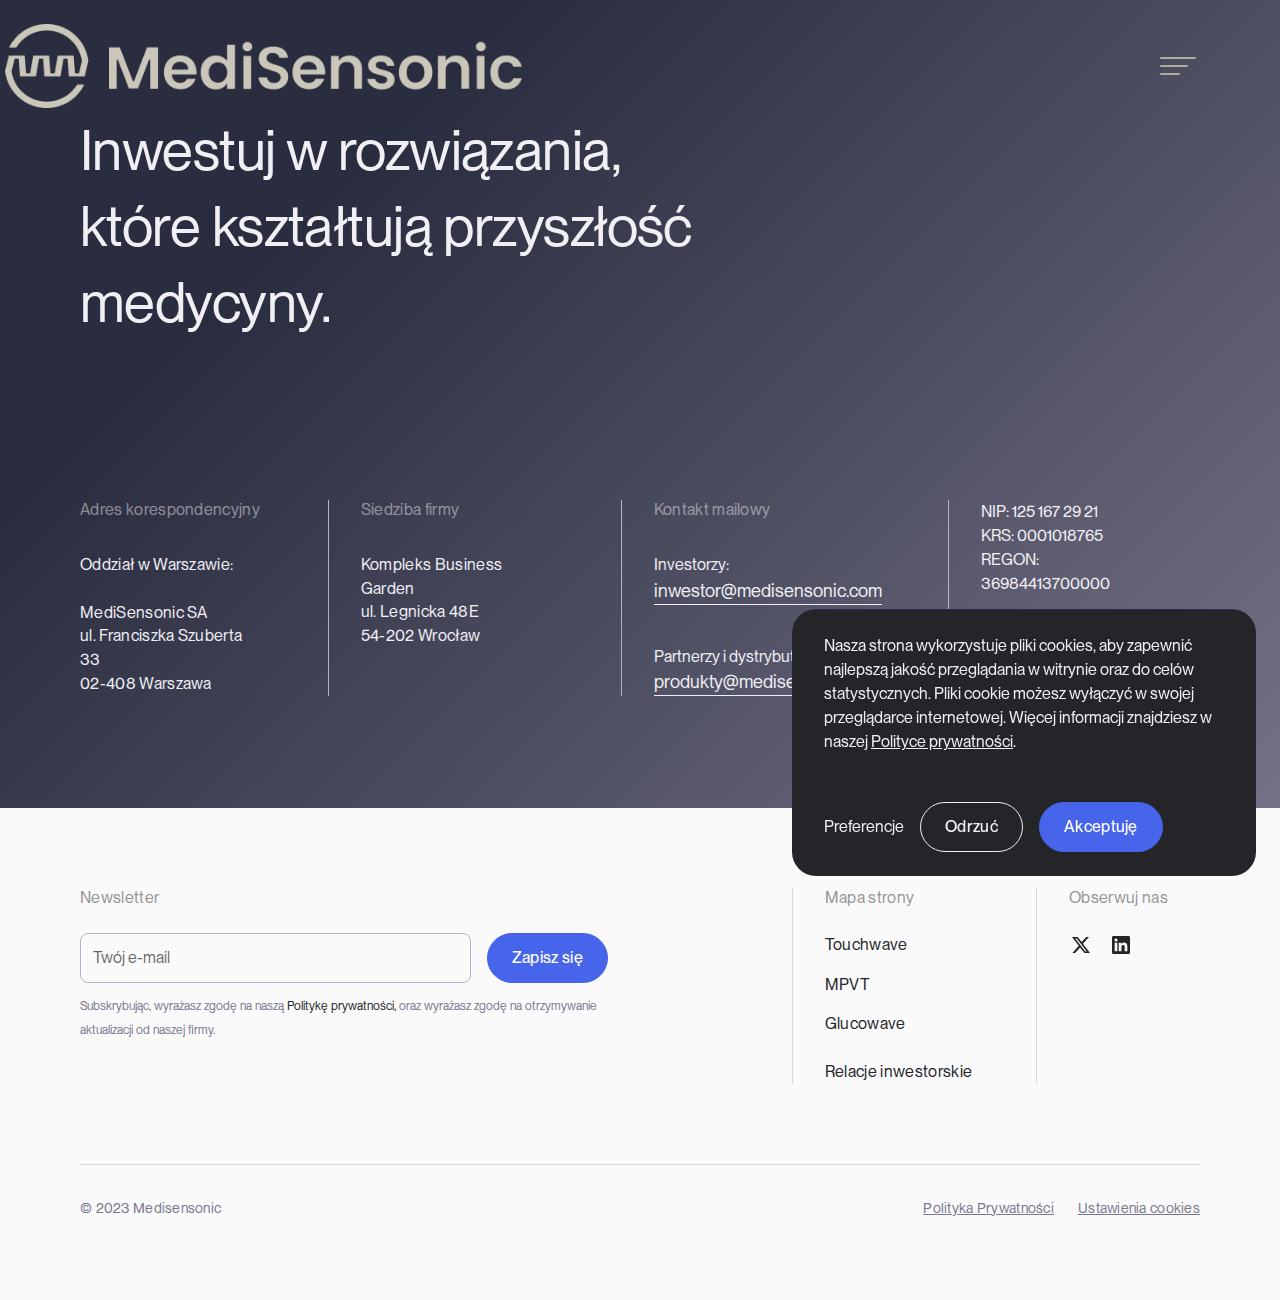
<file: kontakt.html>
﻿<!DOCTYPE html><!-- Last Published: Fri Oct 27 2023 11:36:39 GMT+0000 (Coordinated Universal Time) --><html data-wf-domain="www.medisensonic.com" data-wf-page="652d2681d2babd3eb212f0f5" data-wf-site="64eca49c2dc18141bcf98b46"><head><meta charset="utf-8"><title>Kontakt</title><meta content="Kontakt" property="og:title"><meta content="Kontakt" property="twitter:title"><meta content="width=device-width, initial-scale=1" name="viewport"><link href="64eca49c2dc18141bcf98b46/css/medisensonic.webflow.775ba9db1.min.css" rel="stylesheet" type="text/css"><script type="text/javascript">!function(o,c){var n=c.documentElement,t=" w-mod-";n.className+=t+"js",("ontouchstart"in o||o.DocumentTouch&&c instanceof DocumentTouch)&&(n.className+=t+"touch")}(window,document);</script><link href="64eca49c2dc18141bcf98b46/64fb3a8dc3bc01e6f7c09ead_favocion-small.png" rel="shortcut icon" type="image/x-icon"><link href="64eca49c2dc18141bcf98b46/64fb3a9034a0e21d0aaf8ba2_favicon-big.png" rel="apple-touch-icon"><script async="" src="gtag/js?id=G-CFC1NN5RGK"></script><script type="text/javascript">window.dataLayer = window.dataLayer || [];function gtag(){dataLayer.push(arguments);}gtag('js', new Date());gtag('set', 'developer_id.dZGVlNj', true);gtag('config', 'G-CFC1NN5RGK');</script><!-- Please keep this css code to improve the font quality-->
<style>
  * {
  -webkit-font-smoothing: antialiased;
  -moz-osx-font-smoothing: grayscale;
  -o-font-smoothing: antialiased;
}
  
  
[text-split] {opacity: 0;}
html.w-editor [text-split] {opacity: 1;}

.word {
	overflow: hidden;
  padding-bottom: 0.1em;
  margin-bottom: -0.1em;
  transform-origin: bottom;
  line-height: 110% !important;
}
  
.reveal-text span {
 opacity:0.1
}
  
.navbar_menu_top::-webkit-scrollbar {
  display: none !important;
}
</style>


<!-- Finsweet Cookie Consent -->
<script async="" src="npm/%40finsweet/cookie-consent%401/fs-cc.js" fs-cc-mode="informational"></script>


<!-- [Attributes by Finsweet] Link blocks in editor -->
<script defer="" src="npm/%40finsweet/attributes-linkblockedit%401/linkblockedit.js"></script>

<script type="text/javascript" src="weglot.min.js"></script>
<script>
    Weglot.initialize({
        api_key: 'wg_7971ab3b52962dfb8f910acb5fd98cc20'
    });
</script>


<script type="text/javascript">window.__WEBFLOW_CURRENCY_SETTINGS = {"currencyCode":"USD","symbol":"$","decimal":".","fractionDigits":2,"group":",","template":"{{wf {\"path\":\"symbol\",\"type\":\"PlainText\"} }} {{wf {\"path\":\"amount\",\"type\":\"CommercePrice\"} }} {{wf {\"path\":\"currencyCode\",\"type\":\"PlainText\"} }}","hideDecimalForWholeNumbers":false};</script></head><body><div class="page-wrapper"><nav class="navbar"><div class="navbar_component"><div class="navbar_container"><a href="index.htm" class="navbar_logo-link w-inline-block"><img src="64eca49c2dc18141bcf98b46/64f1f01215ab491aaadbdbc5_MediSensonic-Logo.png" loading="lazy" alt="" class="navbar1_logo"></a><div class="navbar_menu"><div class="navbar_menu_top"><div data-w-id="d8dbd8f5-ab7c-da0f-f340-40e1e971e3d8" class="navbar-link is-dropdown"><p class="heading-style-h3-2">Produkty</p><div class="icon-embed-medium w-embed"><svg width="48" height="49" viewbox="0 0 48 49" fill="none" xmlns="http://www.w3.org/2000/svg">
<g opacity="0.48">
<path d="M24.04 9.21826L24.04 39.1983" stroke="CurrentColor" stroke-width="2" stroke-linecap="round" stroke-linejoin="round"></path>
<path d="M36.0239 27.2241L23.9999 39.2981L11.9759 27.2241" stroke="CurrentColor" stroke-width="2" stroke-linecap="round" stroke-linejoin="round"></path>
</g>
</svg></div></div><div class="w-dyn-list"><div role="list" class="navbar_sublinks-wrapper w-dyn-items"><div role="listitem" class="navbar-link is-sublink w-dyn-item"><a href="product/touchwave.html" class="heading-style-h3 is-navbar-link">Touchwave</a></div><div role="listitem" class="navbar-link is-sublink w-dyn-item"><a href="product/mpvt.html" class="heading-style-h3 is-navbar-link">MPVT</a></div><div role="listitem" class="navbar-link is-sublink w-dyn-item"><a href="product/glucowave.html" class="heading-style-h3 is-navbar-link">Glucowave</a></div></div></div><a href="o-nas.html" class="navbar-link is-dropdown w-inline-block"><p class="heading-style-h3-2">O nas</p></a><a href="inwestorzy.html" class="navbar-link is-dropdown w-inline-block"><p class="heading-style-h3-2">Relacje inwestorskie</p></a><a href="kontakt.html" aria-current="page" class="navbar-link is-dropdown w-inline-block w--current"><p class="heading-style-h3-2">Kontakt</p></a></div><div class="navbar_menu_bottom"><div class="language_switcher-wrapper"></div><div class="navbar_social-links_wrapper"><a href="https://twitter.com/Medisensonic" target="_blank" class="footer_social-link w-inline-block"><div class="icon-embed-xsmall w-embed"><svg width="100%" height="100%" viewbox="0 0 24 24" fill="none" xmlns="http://www.w3.org/2000/svg">
<path d="M17.1761 4H19.9362L13.9061 10.7774L21 20H15.4456L11.0951 14.4066L6.11723 20H3.35544L9.80517 12.7508L3 4H8.69545L12.6279 9.11262L17.1761 4ZM16.2073 18.3754H17.7368L7.86441 5.53928H6.2232L16.2073 18.3754Z" fill="CurrentColor"></path>
</svg></div></a><a href="https://www.linkedin.com/company/medisensonic/" target="_blank" class="footer_social-link w-inline-block"><div class="icon-embed-xsmall w-embed"><svg width="100%" height="100%" viewbox="0 0 24 24" fill="none" xmlns="http://www.w3.org/2000/svg">
<path fill-rule="evenodd" clip-rule="evenodd" d="M4.5 3C3.67157 3 3 3.67157 3 4.5V19.5C3 20.3284 3.67157 21 4.5 21H19.5C20.3284 21 21 20.3284 21 19.5V4.5C21 3.67157 20.3284 3 19.5 3H4.5ZM8.52076 7.00272C8.52639 7.95897 7.81061 8.54819 6.96123 8.54397C6.16107 8.53975 5.46357 7.90272 5.46779 7.00413C5.47201 6.15897 6.13998 5.47975 7.00764 5.49944C7.88795 5.51913 8.52639 6.1646 8.52076 7.00272ZM12.2797 9.76176H9.75971H9.7583V18.3216H12.4217V18.1219C12.4217 17.742 12.4214 17.362 12.4211 16.9819V16.9818V16.9816V16.9815V16.9812C12.4203 15.9674 12.4194 14.9532 12.4246 13.9397C12.426 13.6936 12.4372 13.4377 12.5005 13.2028C12.7381 12.3253 13.5271 11.7586 14.4074 11.8979C14.9727 11.9864 15.3467 12.3141 15.5042 12.8471C15.6013 13.1803 15.6449 13.5389 15.6491 13.8863C15.6605 14.9339 15.6589 15.9815 15.6573 17.0292V17.0294C15.6567 17.3992 15.6561 17.769 15.6561 18.1388V18.3202H18.328V18.1149C18.328 17.6629 18.3278 17.211 18.3275 16.7591V16.759V16.7588C18.327 15.6293 18.3264 14.5001 18.3294 13.3702C18.3308 12.8597 18.276 12.3563 18.1508 11.8627C17.9638 11.1286 17.5771 10.5211 16.9485 10.0824C16.5027 9.77019 16.0133 9.5691 15.4663 9.5466C15.404 9.54401 15.3412 9.54062 15.2781 9.53721L15.2781 9.53721L15.2781 9.53721C14.9984 9.52209 14.7141 9.50673 14.4467 9.56066C13.6817 9.71394 13.0096 10.0641 12.5019 10.6814C12.4429 10.7522 12.3852 10.8241 12.2991 10.9314L12.2991 10.9315L12.2797 10.9557V9.76176ZM5.68164 18.3244H8.33242V9.76733H5.68164V18.3244Z" fill="CurrentColor"></path>
</svg></div></a></div></div></div><a data-w-id="d8dbd8f5-ab7c-da0f-f340-40e1e971e3f3" href="#" class="navbar_menu-button w-inline-block"><div class="menu-icon"><div class="menu-icon_line-top"></div><div class="menu-icon_line-middle"><div class="menu-icon_line-middle-inner-2"></div></div><div class="menu-icon_line-bottom"></div></div></a></div></div><div data-w-id="d8dbd8f5-ab7c-da0f-f340-40e1e971e3f9" class="menu_blur_overlay"></div></nav><main class="main-wrapper"><div class="section_contact-contact"><div class="padding-global"><div class="container-large"><div class="padding-section-large"><div class="contact_component"><div class="contact_heading-wrapper"><h1 class="heading-style-h1 text-color-violet100">Inwestuj w rozwiązania, które kształtują przyszłość medycyny.</h1></div><div class="footer_column"><div class="footer_link-list"><div class="margin-bottom margin-xxsmall"><div class="heading-style-h6 text-color-violet100">Adres korespondencyjny</div></div><p class="text-size-regular text-color-violet100">Oddział w Warszawie:</p><p class="text-size-regular text-color-violet100">MediSensonic SA <br>ul. Franciszka Szuberta 33<br>02-408 Warszawa</p></div><div class="position-relative"><div class="contact-divider"></div></div><div class="footer_link-list"><div class="margin-bottom margin-xxsmall"><div class="heading-style-h6 text-color-violet100">Siedziba firmy</div></div><p class="text-size-regular text-color-violet100">Kompleks Business Garden<br>ul. Legnicka 48E<br>54-202 Wrocław</p></div><div class="position-relative"><div class="contact-divider"></div></div><div class="footer_link-list"><div class="margin-bottom margin-xxsmall"><div class="heading-style-h6 text-color-violet100">Kontakt mailowy</div></div><div class="margin-bottom margin-xsmall"><p class="text-color-violet100">Investorzy:</p><a href="mailto:inwestor@medisensonic.com" class="w-inline-block"><p class="contact-email-heading">inwestor@medisensonic.com</p></a></div><div class="margin-bottom"><p class="text-color-violet100">Partnerzy i dystrybutorzy:</p><a href="mailto:produkty@medisensonic.com" class="w-inline-block"><p class="contact-email-heading">produkty@medisensonic.com</p></a></div></div><div class="position-relative"><div class="contact-divider"></div></div><div class="footer_link-list"><p class="text-color-violet100">NIP: 125 167 29 21<br>KRS: 0001018765<br>REGON: 36984413700000</p></div></div></div></div></div></div></div></main><footer id="footer" class="footer1_component"><div class="padding-global"><div class="container-large"><div class="padding-vertical padding-xxlarge"><div class="footer_content_wrapper"><div id="w-node-e943de12-8aec-5b7e-239a-6a2b04e24324-7cf41c98" class="footer_column"><div class="footer-newsletter-wrapper"><div class="footer-top_heading-wrapper"><div class="heading-style-h6">Newsletter</div></div><div id="w-node-_7de32291-2eff-3808-7053-b30e67a3838b-7cf41c98" class="footer_form-block w-form"><form id="wf-form-Newsletter-Footer-Form" name="wf-form-Newsletter-Footer-Form" data-name="Newsletter Footer Form" action="https://medisensonic.us8.list-manage.com/subscribe/post?u=e43e45f454089e517e84f0751&amp;amp;id=c94a2456b8&amp;amp;f_id=009777e0f0" method="post" class="footer_form" data-wf-page-id="652d2681d2babd3eb212f0f5" data-wf-element-id="7de32291-2eff-3808-7053-b30e67a3838c"><input type="email" class="form-input w-input" maxlength="256" name="Email-3" data-name="Email 3" placeholder="Twój e-mail" id="Email-3" required=""><input type="submit" value="Zapisz się" data-wait="Czekaj..." id="w-node-_7de32291-2eff-3808-7053-b30e67a3838e-7cf41c98" class="button w-button"></form><div class="text-size-tiny text-color-violet300">Subskrybując, wyrażasz zgodę na naszą <a href="polityka-prywatnosci.html">Politykę prywatności, </a>oraz<a href="polityka-prywatnosci.html"> </a>wyrażasz zgodę na otrzymywanie aktualizacji od naszej firmy.</div><div class="success-message w-form-done"><div class="text-size-regular">Dziękujemy za zapisanie się do naszego newslettera!</div></div><div class="error-message w-form-fail"><div class="text-size-regular">Ups! Coś poszło nie tak.</div></div></div></div><div class="footer-right-wrapper"><div class="footer-divider"></div><div class="footer_link-list"><div class="heading-style-h6">Mapa strony</div><div class="w-dyn-list"><div role="list" class="footer_links_wrapper w-dyn-items"><div role="listitem" class="w-dyn-item"><a href="product/touchwave.html" class="text-size-regular">Touchwave</a></div><div role="listitem" class="w-dyn-item"><a href="product/mpvt.html" class="text-size-regular">MPVT</a></div><div role="listitem" class="w-dyn-item"><a href="product/glucowave.html" class="text-size-regular">Glucowave</a></div></div></div><a href="inwestorzy.html" class="text-size-regular">Relacje inwestorskie</a></div><div class="footer-divider"></div><div class="footer_link-list is-sm"><div class="heading-style-h6">Obserwuj nas</div><div class="footer_social-links_wrapper"><a href="https://twitter.com/Medisensonic" target="_blank" class="footer_social-link w-inline-block"><div class="icon-embed-xsmall w-embed"><svg width="100%" height="100%" viewbox="0 0 24 24" fill="none" xmlns="http://www.w3.org/2000/svg">
<path d="M17.1761 4H19.9362L13.9061 10.7774L21 20H15.4456L11.0951 14.4066L6.11723 20H3.35544L9.80517 12.7508L3 4H8.69545L12.6279 9.11262L17.1761 4ZM16.2073 18.3754H17.7368L7.86441 5.53928H6.2232L16.2073 18.3754Z" fill="CurrentColor"></path>
</svg></div></a><a href="https://www.linkedin.com/company/medisensonic/" target="_blank" class="footer_social-link w-inline-block"><div class="icon-embed-xsmall w-embed"><svg width="100%" height="100%" viewbox="0 0 24 24" fill="none" xmlns="http://www.w3.org/2000/svg">
<path fill-rule="evenodd" clip-rule="evenodd" d="M4.5 3C3.67157 3 3 3.67157 3 4.5V19.5C3 20.3284 3.67157 21 4.5 21H19.5C20.3284 21 21 20.3284 21 19.5V4.5C21 3.67157 20.3284 3 19.5 3H4.5ZM8.52076 7.00272C8.52639 7.95897 7.81061 8.54819 6.96123 8.54397C6.16107 8.53975 5.46357 7.90272 5.46779 7.00413C5.47201 6.15897 6.13998 5.47975 7.00764 5.49944C7.88795 5.51913 8.52639 6.1646 8.52076 7.00272ZM12.2797 9.76176H9.75971H9.7583V18.3216H12.4217V18.1219C12.4217 17.742 12.4214 17.362 12.4211 16.9819V16.9818V16.9816V16.9815V16.9812C12.4203 15.9674 12.4194 14.9532 12.4246 13.9397C12.426 13.6936 12.4372 13.4377 12.5005 13.2028C12.7381 12.3253 13.5271 11.7586 14.4074 11.8979C14.9727 11.9864 15.3467 12.3141 15.5042 12.8471C15.6013 13.1803 15.6449 13.5389 15.6491 13.8863C15.6605 14.9339 15.6589 15.9815 15.6573 17.0292V17.0294C15.6567 17.3992 15.6561 17.769 15.6561 18.1388V18.3202H18.328V18.1149C18.328 17.6629 18.3278 17.211 18.3275 16.7591V16.759V16.7588C18.327 15.6293 18.3264 14.5001 18.3294 13.3702C18.3308 12.8597 18.276 12.3563 18.1508 11.8627C17.9638 11.1286 17.5771 10.5211 16.9485 10.0824C16.5027 9.77019 16.0133 9.5691 15.4663 9.5466C15.404 9.54401 15.3412 9.54062 15.2781 9.53721L15.2781 9.53721L15.2781 9.53721C14.9984 9.52209 14.7141 9.50673 14.4467 9.56066C13.6817 9.71394 13.0096 10.0641 12.5019 10.6814C12.4429 10.7522 12.3852 10.8241 12.2991 10.9314L12.2991 10.9315L12.2797 10.9557V9.76176ZM5.68164 18.3244H8.33242V9.76733H5.68164V18.3244Z" fill="CurrentColor"></path>
</svg></div></a></div></div></div></div><div class="footer-divider is-horizontal"></div></div><div class="padding-top padding-medium"><div class="footer1_bottom-wrapper"><div class="text-size-small text-color-violet300">© 2023 Medisensonic</div><div class="w-layout-grid footer1_legal-list"><a href="polityka-prywatnosci.html" class="text-size-small text-style-link text-color-violet300">Polityka Prywatności</a><a fs-cc="open-preferences" href="#" class="text-size-small text-style-link text-color-violet300">Ustawienia cookies</a></div></div></div></div></div></div></footer><div class="global-styles w-embed"><style>
.aspect-ratio-1
{
	aspect-ratio: 1 !important;
}

.aspect-ratio-4-5
{
	aspect-ratio: 4/5 !important;
}

html.no-scroll
{
   overflow: hidden;
}

.page-wrapper
{
   overflow: clip;
]



/* Focus state style for keyboard navigation for the focusable elements */
*[tabindex]:focus-visible,
  input[type="file"]:focus-visible {
   outline: 0.125rem solid #4d65ff;
   outline-offset: 0.125rem;
}

/* Get rid of top margin on first element in any rich text element */
.w-richtext > :not(div):first-child, .w-richtext > div:first-child > :first-child {
  margin-top: 0 !important;
}

/* Get rid of bottom margin on last element in any rich text element */
.w-richtext>:last-child, .w-richtext ol li:last-child, .w-richtext ul li:last-child {
	margin-bottom: 0 !important;
}

/* Prevent all click and hover interaction with an element */
.pointer-events-off {
	pointer-events: none;
}

/* Enables all click and hover interaction with an element */
.pointer-events-on {
  pointer-events: auto;
}

/* Create a class of .div-square which maintains a 1:1 dimension of a div */
.div-square::after {
	content: "";
	display: block;
	padding-bottom: 100%;
}

/* Make sure containers never lose their center alignment */
.container-medium,.container-small, .container-large {
	margin-right: auto !important;
  margin-left: auto !important;
}

/* 
Make the following elements inherit typography styles from the parent and not have hardcoded values. 
Important: You will not be able to style for example "All Links" in Designer with this CSS applied.
Uncomment this CSS to use it in the project. Leave this message for future hand-off.
*/
/*
a,
.w-input,
.w-select,
.w-tab-link,
.w-nav-link,
.w-dropdown-btn,
.w-dropdown-toggle,
.w-dropdown-link {
  color: inherit;
  text-decoration: inherit;
  font-size: inherit;
}
*/

/* Apply "..." after 3 lines of text */
.text-style-3lines {
	display: -webkit-box;
	overflow: hidden;
	-webkit-line-clamp: 3;
	-webkit-box-orient: vertical;
}

/* Apply "..." after 2 lines of text */
.text-style-2lines {
	display: -webkit-box;
	overflow: hidden;
	-webkit-line-clamp: 2;
	-webkit-box-orient: vertical;
}

/* Adds inline flex display */
.display-inlineflex {
  display: inline-flex;
}

/* These classes are never overwritten */
.hide {
  display: none !important;
}

@media screen and (max-width: 991px) {
    .hide, .hide-tablet {
        display: none !important;
    }
}
  @media screen and (max-width: 767px) {
    .hide-mobile-landscape{
      display: none !important;
    }
}
  @media screen and (max-width: 479px) {
    .hide-mobile{
      display: none !important;
    }
}
 
.margin-0 {
  margin: 0rem !important;
}
  
.padding-0 {
  padding: 0rem !important;
}

.spacing-clean {
padding: 0rem !important;
margin: 0rem !important;
}

.margin-top {
  margin-right: 0rem !important;
  margin-bottom: 0rem !important;
  margin-left: 0rem !important;
}

.padding-top {
  padding-right: 0rem !important;
  padding-bottom: 0rem !important;
  padding-left: 0rem !important;
}
  
.margin-right {
  margin-top: 0rem !important;
  margin-bottom: 0rem !important;
  margin-left: 0rem !important;
}

.padding-right {
  padding-top: 0rem !important;
  padding-bottom: 0rem !important;
  padding-left: 0rem !important;
}

.margin-bottom {
  margin-top: 0rem !important;
  margin-right: 0rem !important;
  margin-left: 0rem !important;
}

.padding-bottom {
  padding-top: 0rem !important;
  padding-right: 0rem !important;
  padding-left: 0rem !important;
}

.margin-left {
  margin-top: 0rem !important;
  margin-right: 0rem !important;
  margin-bottom: 0rem !important;
}
  
.padding-left {
  padding-top: 0rem !important;
  padding-right: 0rem !important;
  padding-bottom: 0rem !important;
}
  
.margin-horizontal {
  margin-top: 0rem !important;
  margin-bottom: 0rem !important;
}

.padding-horizontal {
  padding-top: 0rem !important;
  padding-bottom: 0rem !important;
}

.margin-vertical {
  margin-right: 0rem !important;
  margin-left: 0rem !important;
}
  
.padding-vertical {
  padding-right: 0rem !important;
  padding-left: 0rem !important;
}

/* Apply "..." at 100% width */
.truncate-width { 
		width: 100%; 
    white-space: nowrap; 
    overflow: hidden; 
    text-overflow: ellipsis; 
}
/* Removes native scrollbar */
.no-scrollbar {
    -ms-overflow-style: none;
    overflow: -moz-scrollbars-none; 
}

.no-scrollbar::-webkit-scrollbar {
    display: none;
}
</style></div><div class="set-all-components-to-display-none-and-use-this-div-to-create-a-symbol"><div fs-cc="banner" class="fs-cc-banner_component"><div class="fs-cc-banner_container"><div class="fs-cc-banner_text">Nasza strona wykorzystuje pliki cookies, aby zapewnić najlepszą jakość przeglądania w witrynie oraz do celów statystycznych. Pliki cookie możesz wyłączyć w swojej przeglądarce internetowej. Więcej informacji znajdziesz w naszej <a href="polityka-prywatnosci.html" class="text-style-link text-color-violet100">Polityce prywatności</a>.</div><div class="fs-cc-banner_buttons-wrapper"><a fs-cc="open-preferences" href="#" class="fs-cc-banner_text-link">Preferencje</a><a fs-cc="deny" href="#" class="button is-secondary is-alternate w-button">Odrzuć</a><a fs-cc="allow" href="#" class="button is-full-width-mobile w-button">Akceptuję</a></div></div><div fs-cc="interaction" class="fs-cc-banner_trigger"></div></div><div fs-cc-scroll="disable" fs-cc="preferences" class="fs-cc-prefs_component w-form"><form id="cookie-preferences" name="wf-form-Cookie-Preferences" data-name="Cookie Preferences" method="get" class="fs-cc-prefs_form" data-wf-page-id="652d2681d2babd3eb212f0f5" data-wf-element-id="7b2ad919-3675-3b5d-82cc-b7c39fa0a73e"><div fs-cc="close" class="fs-cc-prefs_close"><div class="fs-cc-prefs_close-icon w-embed"><svg fill="currentColor" aria-hidden="true" focusable="false" viewbox="0 0 16 24">
	<path d="M9.414 8l4.293-4.293-1.414-1.414L8 6.586 3.707 2.293 2.293 3.707 6.586 8l-4.293 4.293 1.414 1.414L8 9.414l4.293 4.293 1.414-1.414L9.414 8z"></path>
</svg></div></div><div class="fs-cc-prefs_content"><div class="fs-cc-prefs_space-small"><div class="fs-cc-prefs_title">Centrum preferencji prywatności</div></div><div class="fs-cc-prefs_space-small"><div class="fs-cc-prefs_text">Serwis zbiera w sposób automatyczny tylko informacje zawarte w plikach cookies.<br>Pliki (cookies) są plikami tekstowymi, które przechowywane są w urządzeniu końcowym użytkownika serwisu. Przeznaczone są do korzystania ze stron serwisu. Przede wszystkim zawierają nazwę strony internetowej swojego pochodzenia, swój unikalny numer, czas przechowywania na urządzeniu końcowym.<br>Operator serwisu jest podmiotem zamieszczającym na urządzeniu końcowym swojego użytkownika pliki cookies oraz mającym do nich dostęp.</div></div><div class="fs-cc-prefs_space-medium"><a fs-cc="deny" href="#" class="button is-secondary is-alternate is-small w-button">Odrzuć wszystko</a><a fs-cc="allow" href="#" class="button is-small w-button">Akceptuję wszystko</a></div><div class="fs-cc-prefs_space-small"><div class="fs-cc-prefs_title">Zarządzanie preferencjami zgody według kategorii</div></div><div class="fs-cc-prefs_option"><div class="fs-cc-prefs_toggle-wrapper"><div class="fs-cc-prefs_label">Podstawowe</div><div class="fs-cc-prefs_text"><strong>Zawsze aktywne</strong></div></div><div class="fs-cc-prefs_text">Te elementy są wymagane, aby umożliwić podstawową funkcjonalność witryny.</div></div><div class="fs-cc-prefs_option"><div class="fs-cc-prefs_toggle-wrapper"><div class="fs-cc-prefs_label">Marketing</div><label class="w-checkbox fs-cc-prefs_checkbox-field"><input type="checkbox" id="marketing-2" name="marketing-2" data-name="Marketing 2" fs-cc-checkbox="marketing" class="w-checkbox-input fs-cc-prefs_checkbox"><span for="marketing-2" class="fs-cc-prefs_checkbox-label w-form-label">Essential</span><div class="fs-cc-prefs_toggle"></div></label></div><div class="fs-cc-prefs_text">Elementy te są wykorzystywane do dostarczania reklam, które są bardziej dopasowane do użytkownika i jego zainteresowań. Mogą być również wykorzystywane do ograniczania liczby wyświetleń reklamy i mierzenia skuteczności kampanii reklamowych. Sieci reklamowe zazwyczaj umieszczają je za zgodą operatora witryny.</div></div><div class="fs-cc-prefs_option"><div class="fs-cc-prefs_toggle-wrapper"><div class="fs-cc-prefs_label">Personalizacja</div><label class="w-checkbox fs-cc-prefs_checkbox-field"><input type="checkbox" id="personalization-2" name="personalization-2" data-name="Personalization 2" fs-cc-checkbox="personalization" class="w-checkbox-input fs-cc-prefs_checkbox"><span for="personalization-2" class="fs-cc-prefs_checkbox-label w-form-label">Essential</span><div class="fs-cc-prefs_toggle"></div></label></div><div class="fs-cc-prefs_text">Elementy te pozwalają witrynie zapamiętać wybory dokonane przez użytkownika (takie jak nazwa użytkownika, język lub region, w którym się znajduje) i zapewnić ulepszone, bardziej spersonalizowane funkcje. Na przykład witryna internetowa może dostarczać użytkownikowi lokalne prognozy pogody lub informacje o ruchu drogowym, przechowując dane o jego bieżącej lokalizacji.</div></div><div class="fs-cc-prefs_option"><div class="fs-cc-prefs_toggle-wrapper"><div class="fs-cc-prefs_label">Analityka</div><label class="w-checkbox fs-cc-prefs_checkbox-field"><input type="checkbox" id="analytics-2" name="analytics-2" data-name="Analytics 2" fs-cc-checkbox="analytics" class="w-checkbox-input fs-cc-prefs_checkbox"><span for="analytics-2" class="fs-cc-prefs_checkbox-label w-form-label">Essential</span><div class="fs-cc-prefs_toggle"></div></label></div><div class="fs-cc-prefs_text">Elementy te pomagają operatorowi witryny zrozumieć, w jaki sposób działa jego witryna, w jaki sposób odwiedzający wchodzą w interakcję z witryną i czy mogą występować problemy techniczne. Ten typ pamięci masowej zazwyczaj nie gromadzi informacji identyfikujących odwiedzającego.</div></div><div class="fs-cc-prefs_buttons-wrapper"><a fs-cc="submit" href="#" class="button is-small w-button">Potwierdź preferencje i zamknij</a></div><input type="submit" value="Submit" data-wait="Please wait..." class="fs-cc-prefs_submit-hide w-button"><div class="w-embed"><style>
/* smooth scrolling on iOS devices */
.fs-cc-prefs_content{-webkit-overflow-scrolling: touch}
</style></div></div></form><div class="w-form-done"></div><div class="w-form-fail"></div><div fs-cc="close" class="fs-cc-prefs_overlay"></div><div fs-cc="interaction" class="fs-cc-prefs_trigger"></div></div></div></div><script src="js/jquery-3.5.1.min.dc5e7f18c8.js?site=64eca49c2dc18141bcf98b46" type="text/javascript" integrity="sha256-9/aliU8dGd2tb6OSsuzixeV4y/faTqgFtohetphbbj0=" crossorigin="anonymous"></script><script src="64eca49c2dc18141bcf98b46/js/webflow.299d4db32.js" type="text/javascript"></script><script src='ajax/libs/jquery/2.1.3/jquery.min.js'></script>
<script src='ajax/libs/waypoints/2.0.3/waypoints.min.js'></script>
<script src='jquery.counterup/1.0/jquery.counterup.min.js'></script>

<script>
$('.counterup').counterUp({
   delay: 10,
   time: 1000
});
</script>

<script>
const paragraphs = Array.from(document.querySelectorAll('.reveal-text'));
paragraphs.forEach(paragraph => {
  const pArray = paragraph.textContent.split('');
  const htmlString = pArray.map(char => `<span>${char}</span>`).join('');
  paragraph.innerHTML = htmlString;
});
function revealSpans() {
  const spans = Array.from(document.querySelectorAll('.reveal-text span'));
  spans.forEach(span => {
    if (span.parentElement.getBoundingClientRect().top < window.innerHeight / 2) {
      const { left, top } = span.getBoundingClientRect();
      const adjustedTop = top - (window.innerHeight * 0.5);
      const opacityValue = Math.max(0.1, Math.min(1, 1 - ((adjustedTop * 0.01) + (left * 0.001)))).toFixed(3);
      span.style.opacity = opacityValue;	
    }	
  });
}
window.addEventListener('scroll', revealSpans);	
revealSpans();
</script>











<script src="split-type%400.3.4/umd/index.min.js"></script>
<script src="ajax/libs/gsap/3.11.3/gsap.min.js"></script>
<script src="ajax/libs/gsap/3.11.3/ScrollTrigger.min.js"></script>
<script>
window.addEventListener("DOMContentLoaded", (event) => {
  // Split text into spans
  let typeSplit = new SplitType("[text-split]", {
    types: "words, chars",
    tagName: "span"
  });

  // Link timelines to scroll position
  function createScrollTrigger(triggerElement, timeline) {
    // Reset tl when scroll out of view past bottom of screen
    ScrollTrigger.create({
      trigger: triggerElement,
      start: "top bottom",
      onLeaveBack: () => {
        timeline.progress(0);
        timeline.pause();
      }
    });
    // Play tl when scrolled into view (60% from top of screen)
    ScrollTrigger.create({
      trigger: triggerElement,
      start: "top 60%",
      onEnter: () => timeline.play()
    });
  }

  $("[words-slide-up]").each(function (index) {
    let tl = gsap.timeline({ paused: true });
    tl.from($(this).find(".word"), { opacity: 0, yPercent: 100, duration: 0.5, ease: "back.out(2)", stagger: { amount: 0.5 } });
    createScrollTrigger($(this), tl);
  });

  $("[words-rotate-in]").each(function (index) {
    let tl = gsap.timeline({ paused: true });
    tl.set($(this).find(".word"), { transformPerspective: 1000 });
    tl.from($(this).find(".word"), { rotationX: -90, duration: 0.6, ease: "power2.out", stagger: { amount: 0.6 } });
    createScrollTrigger($(this), tl);
  });

  $("[words-slide-from-right]").each(function (index) {
    let tl = gsap.timeline({ paused: true });
    tl.from($(this).find(".word"), { opacity: 0, x: "1em", duration: 0.6, ease: "power2.out", stagger: { amount: 0.2 } });
    createScrollTrigger($(this), tl);
  });

  $("[letters-slide-up]").each(function (index) {
    let tl = gsap.timeline({ paused: true });
    tl.from($(this).find(".char"), { yPercent: 100, duration: 0.2, ease: "power1.out", stagger: { amount: 0.6 } });
    createScrollTrigger($(this), tl);
  });

  $("[letters-slide-down]").each(function (index) {
    let tl = gsap.timeline({ paused: true });
    tl.from($(this).find(".char"), { yPercent: -120, duration: 0.3, ease: "power1.out", stagger: { amount: 0.7 } });
    createScrollTrigger($(this), tl);
  });

  $("[letters-fade-in]").each(function (index) {
    let tl = gsap.timeline({ paused: true });
    tl.from($(this).find(".char"), { opacity: 0, duration: 0.2, ease: "power1.out", stagger: { amount: 0.8 } });
    createScrollTrigger($(this), tl);
  });

  $("[letters-fade-in-random]").each(function (index) {
    let tl = gsap.timeline({ paused: true });
    tl.from($(this).find(".char"), { opacity: 0, duration: 0.05, ease: "power1.out", stagger: { amount: 0.4, from: "random" } });
    createScrollTrigger($(this), tl);
  });

  $("[scrub-each-word]").each(function (index) {
    let tl = gsap.timeline({
      scrollTrigger: {
        trigger: $(this),
        start: "top 90%",
        end: "top center",
        scrub: true
      }
    });
    tl.from($(this).find(".word"), { opacity: 0.2, duration: 0.2, ease: "power1.out", stagger: { each: 0.4 } });
  });

  // Avoid flash of unstyled content
  gsap.set("[text-split]", { opacity: 1 });
});
</script>



<script>
  
var clickCount = 0;
$('.navbar_menu-button').on('click', function() {
  clickCount++;
  if (clickCount % 2 == 0) {
    setTimeout(function() {
      $('.navbar_component').toggleClass('is-opened');
    }, 900);
  } else {
    $('.navbar_component').toggleClass('is-opened');
  }
});
  
</script>
  


<script>
document.addEventListener('DOMContentLoaded', () => {
 document.querySelectorAll('.navbar_menu-button').forEach(trigger => {
  trigger.addEventListener('click', function(){ 
    document.querySelectorAll('html').forEach(target => target.classList.add('no-scroll')); 
    });
 });

 document.querySelectorAll('.navbar_menu-button').forEach(trigger => {
  trigger.addEventListener('click', function(){ 
    this.x = ((this.x || 0) + 1)%2; 
    if(!this.x){ 
      document.querySelectorAll('html').forEach(target => target.classList.remove('no-scroll'));
    } 
    });
 });
});
</script>
</body></html>
</file>
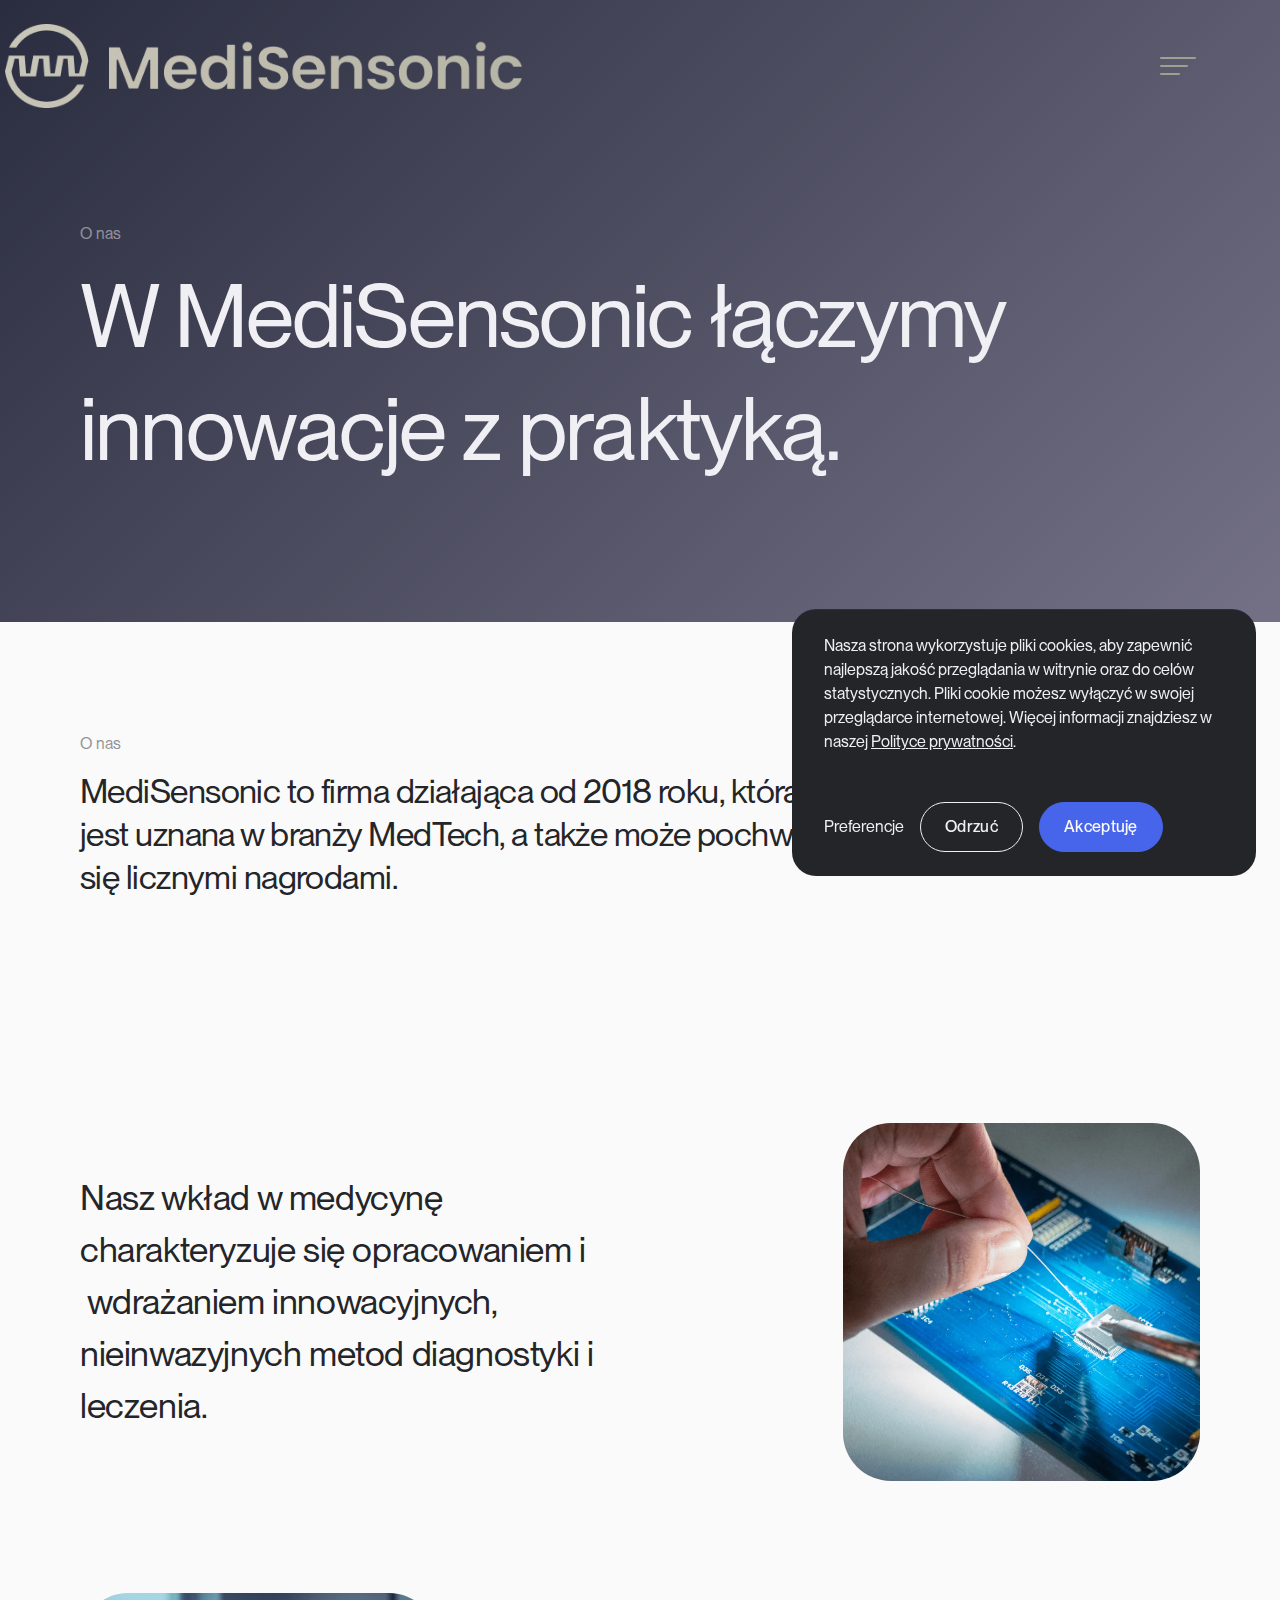
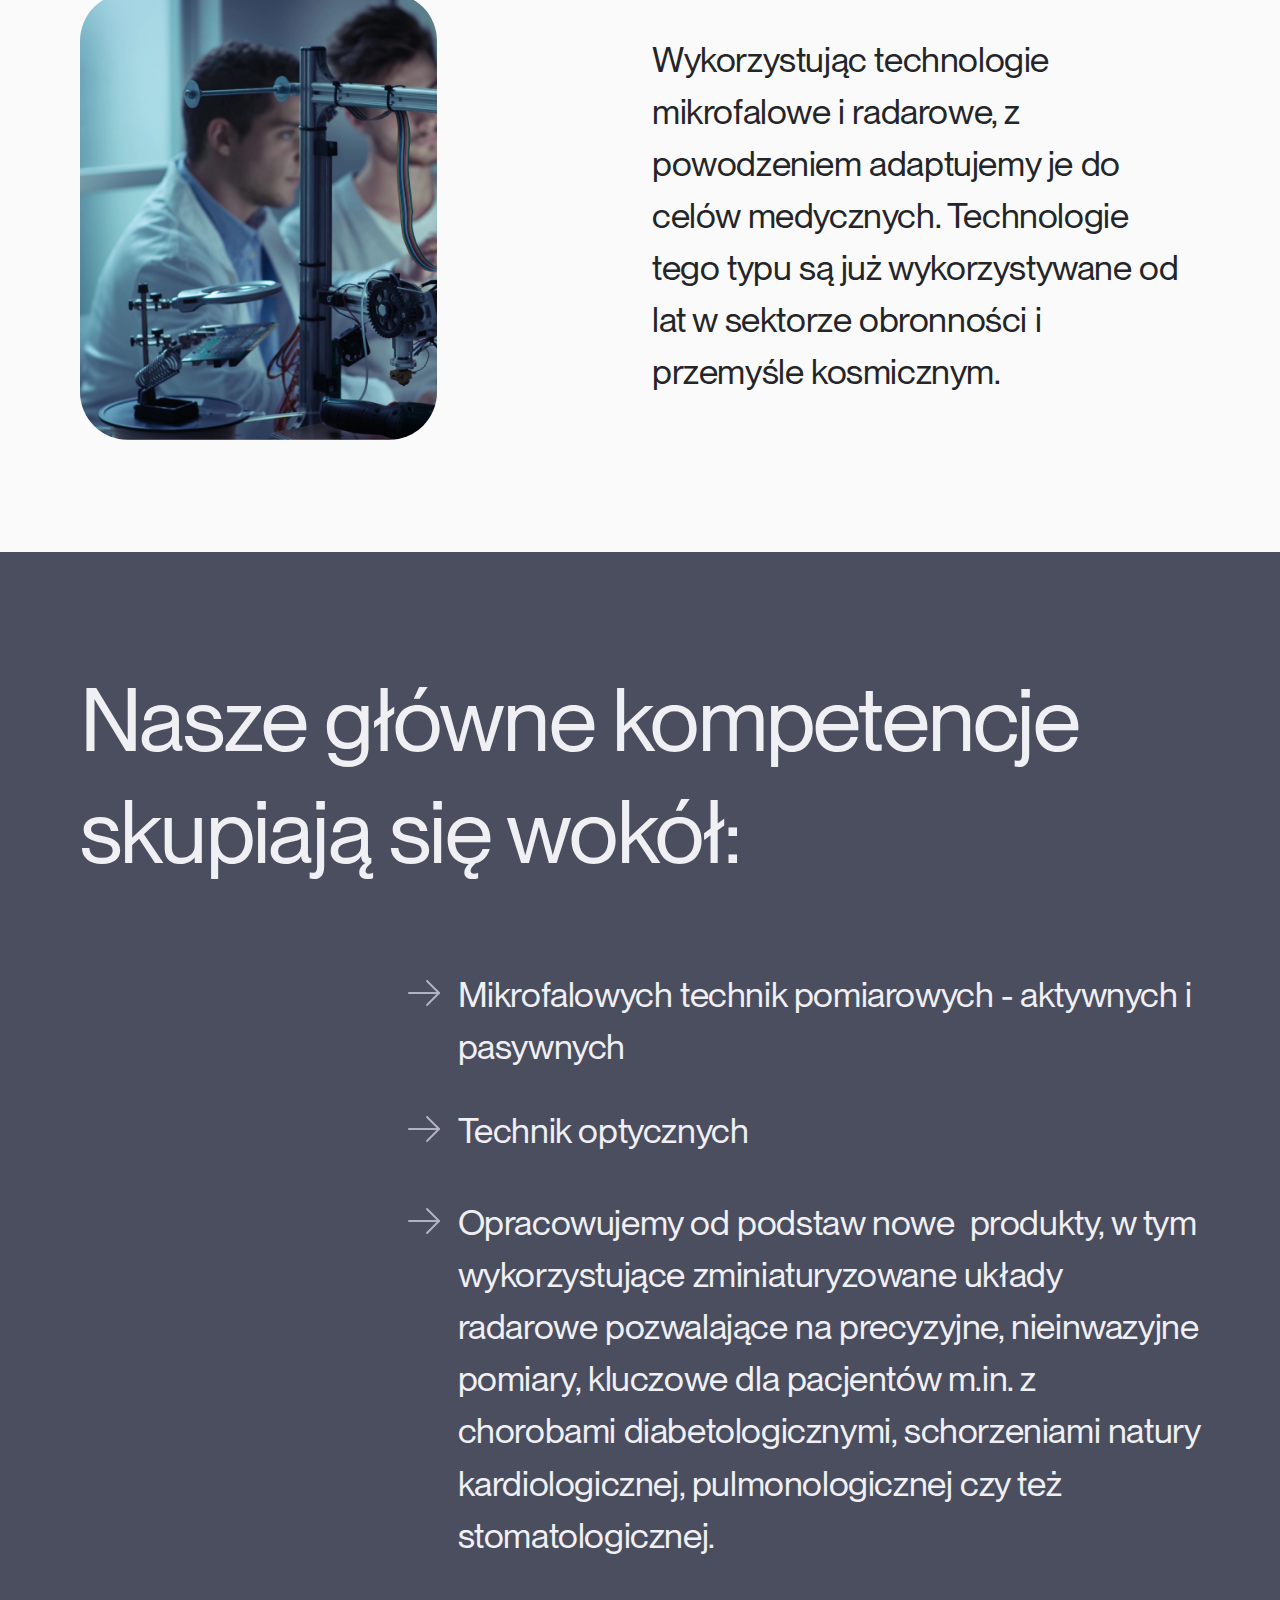
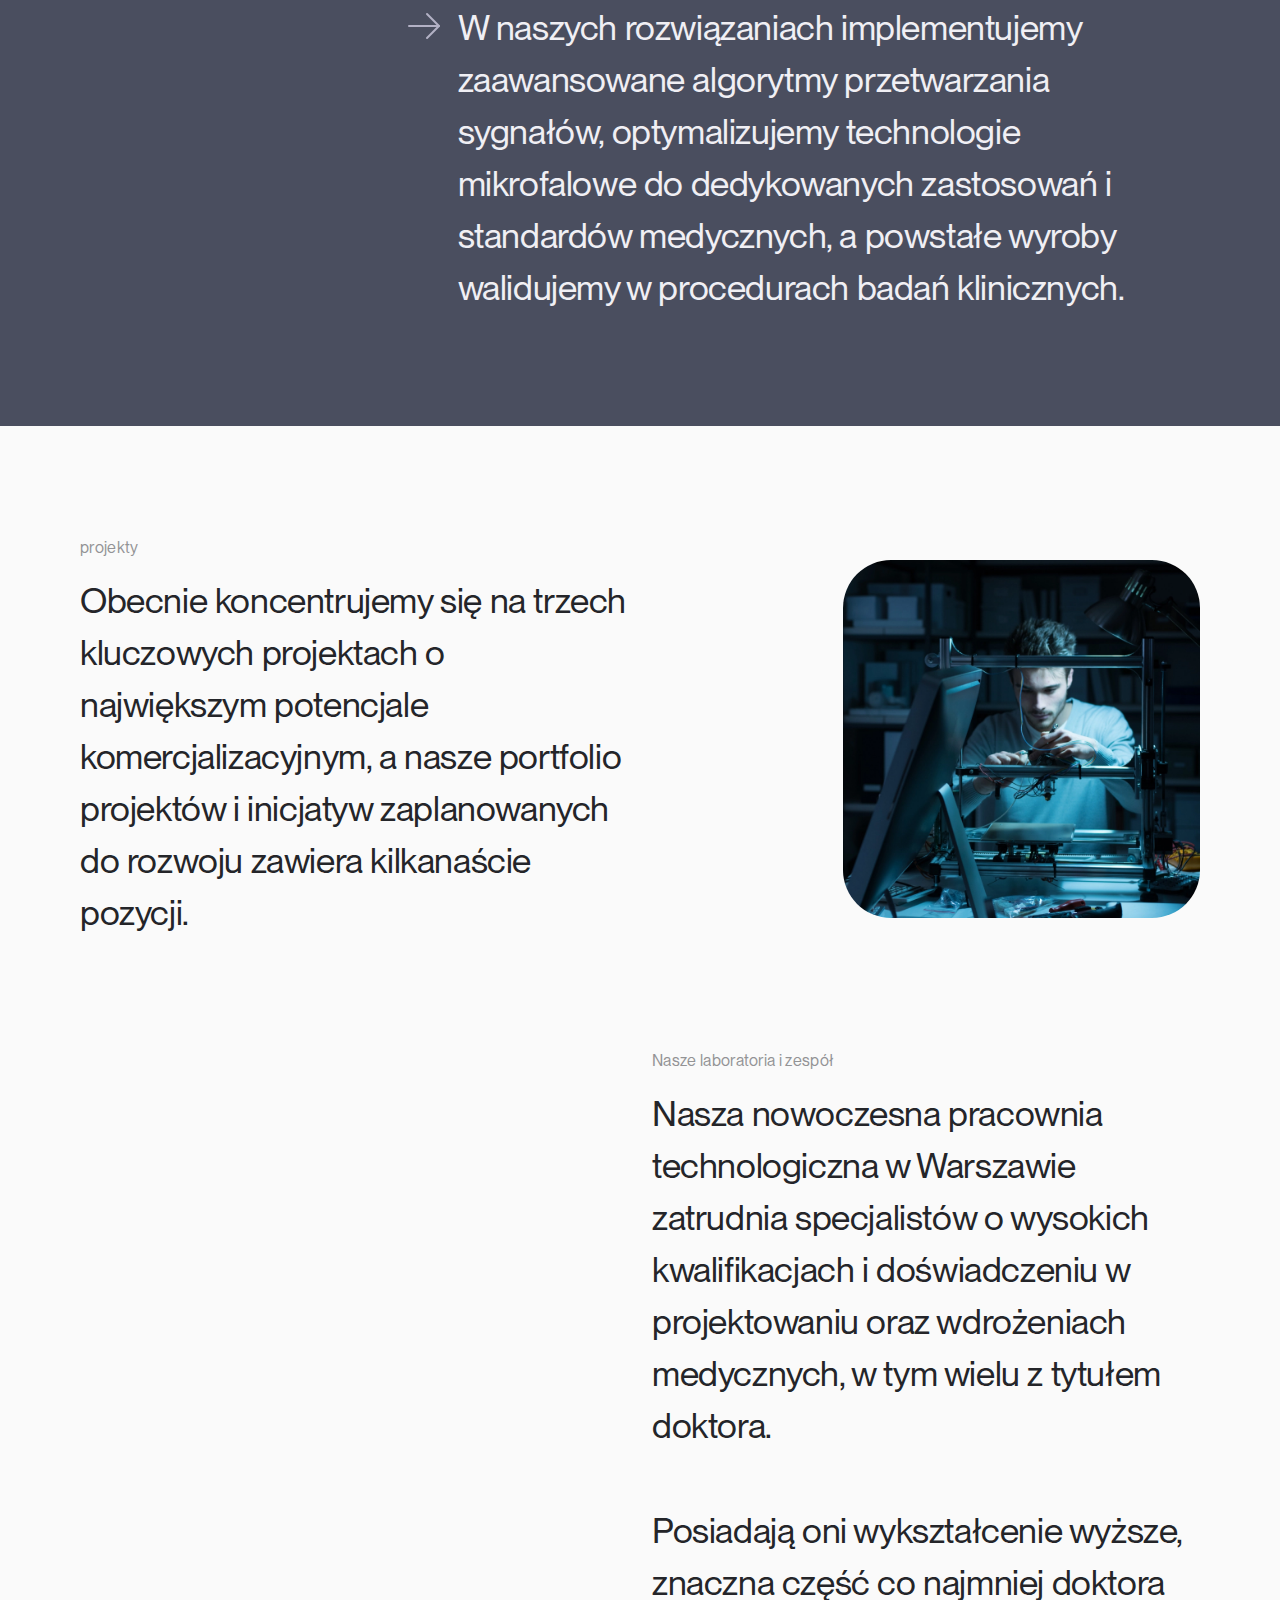
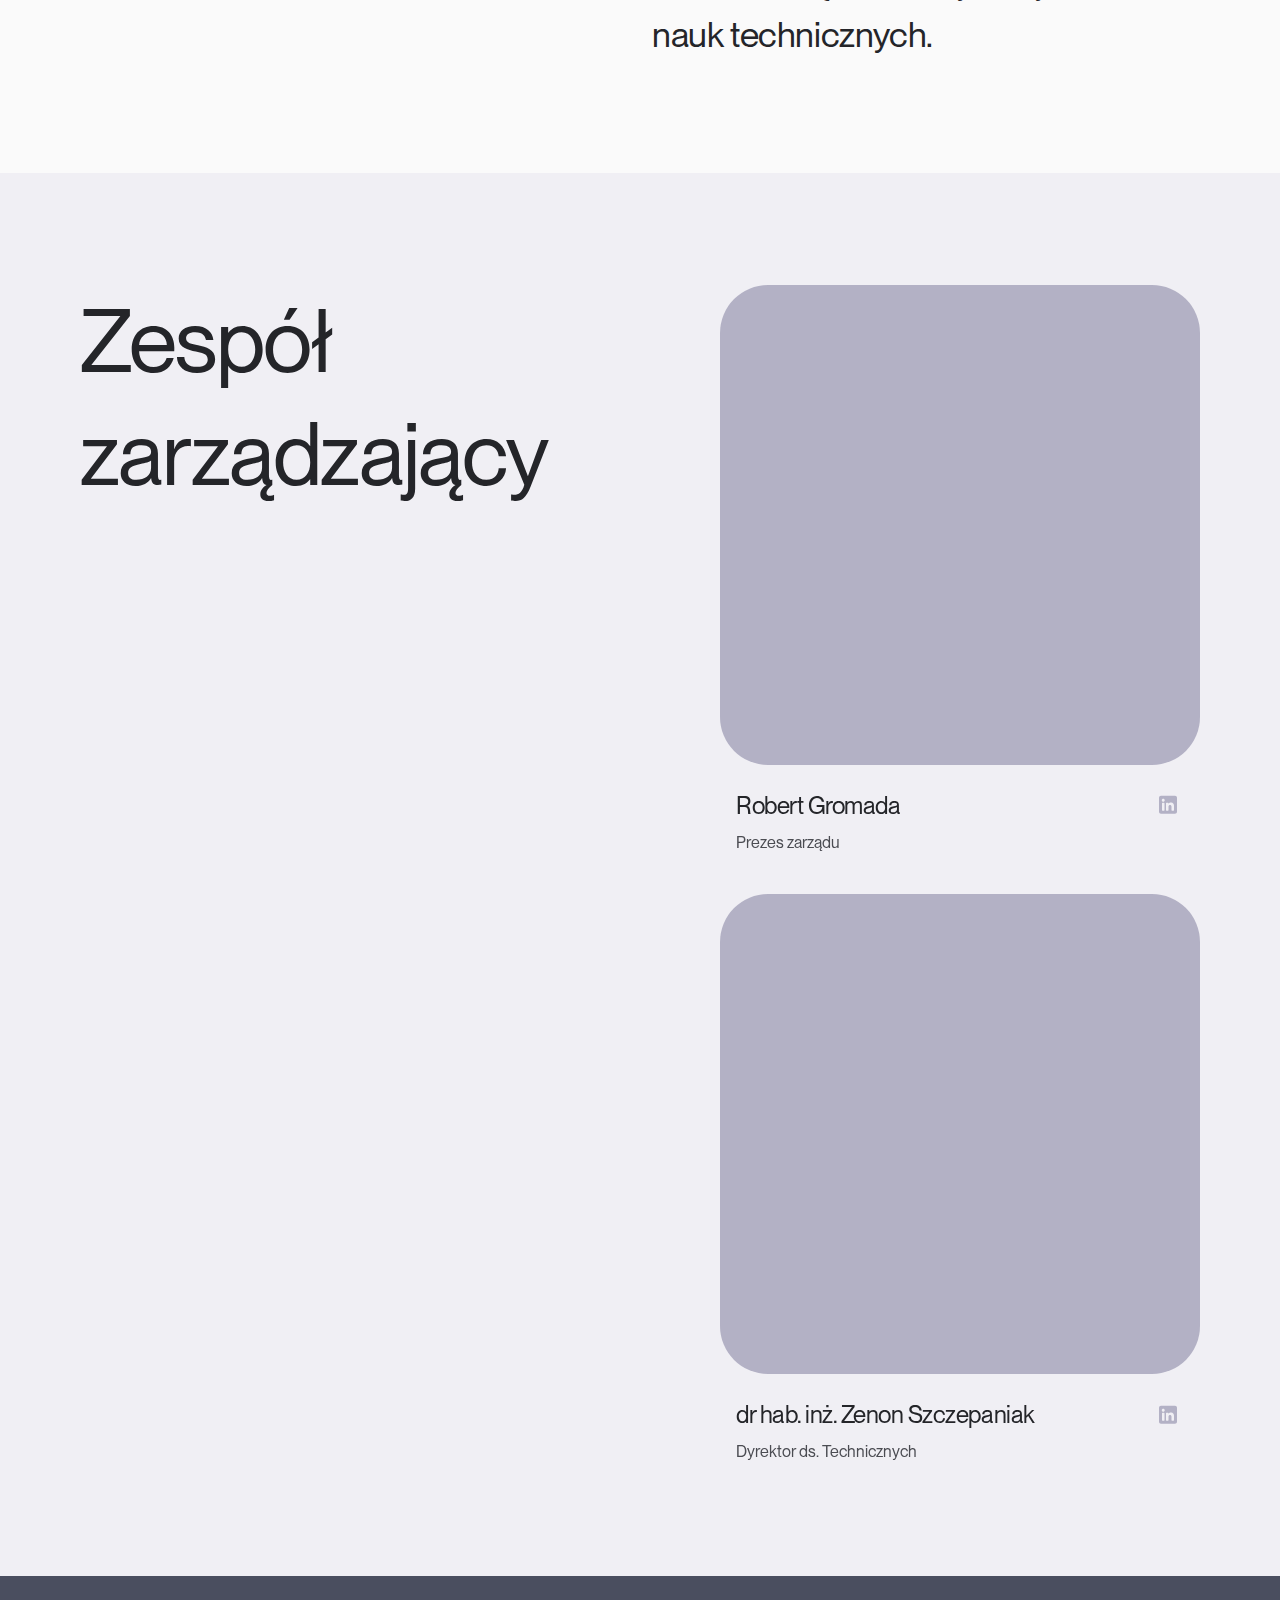
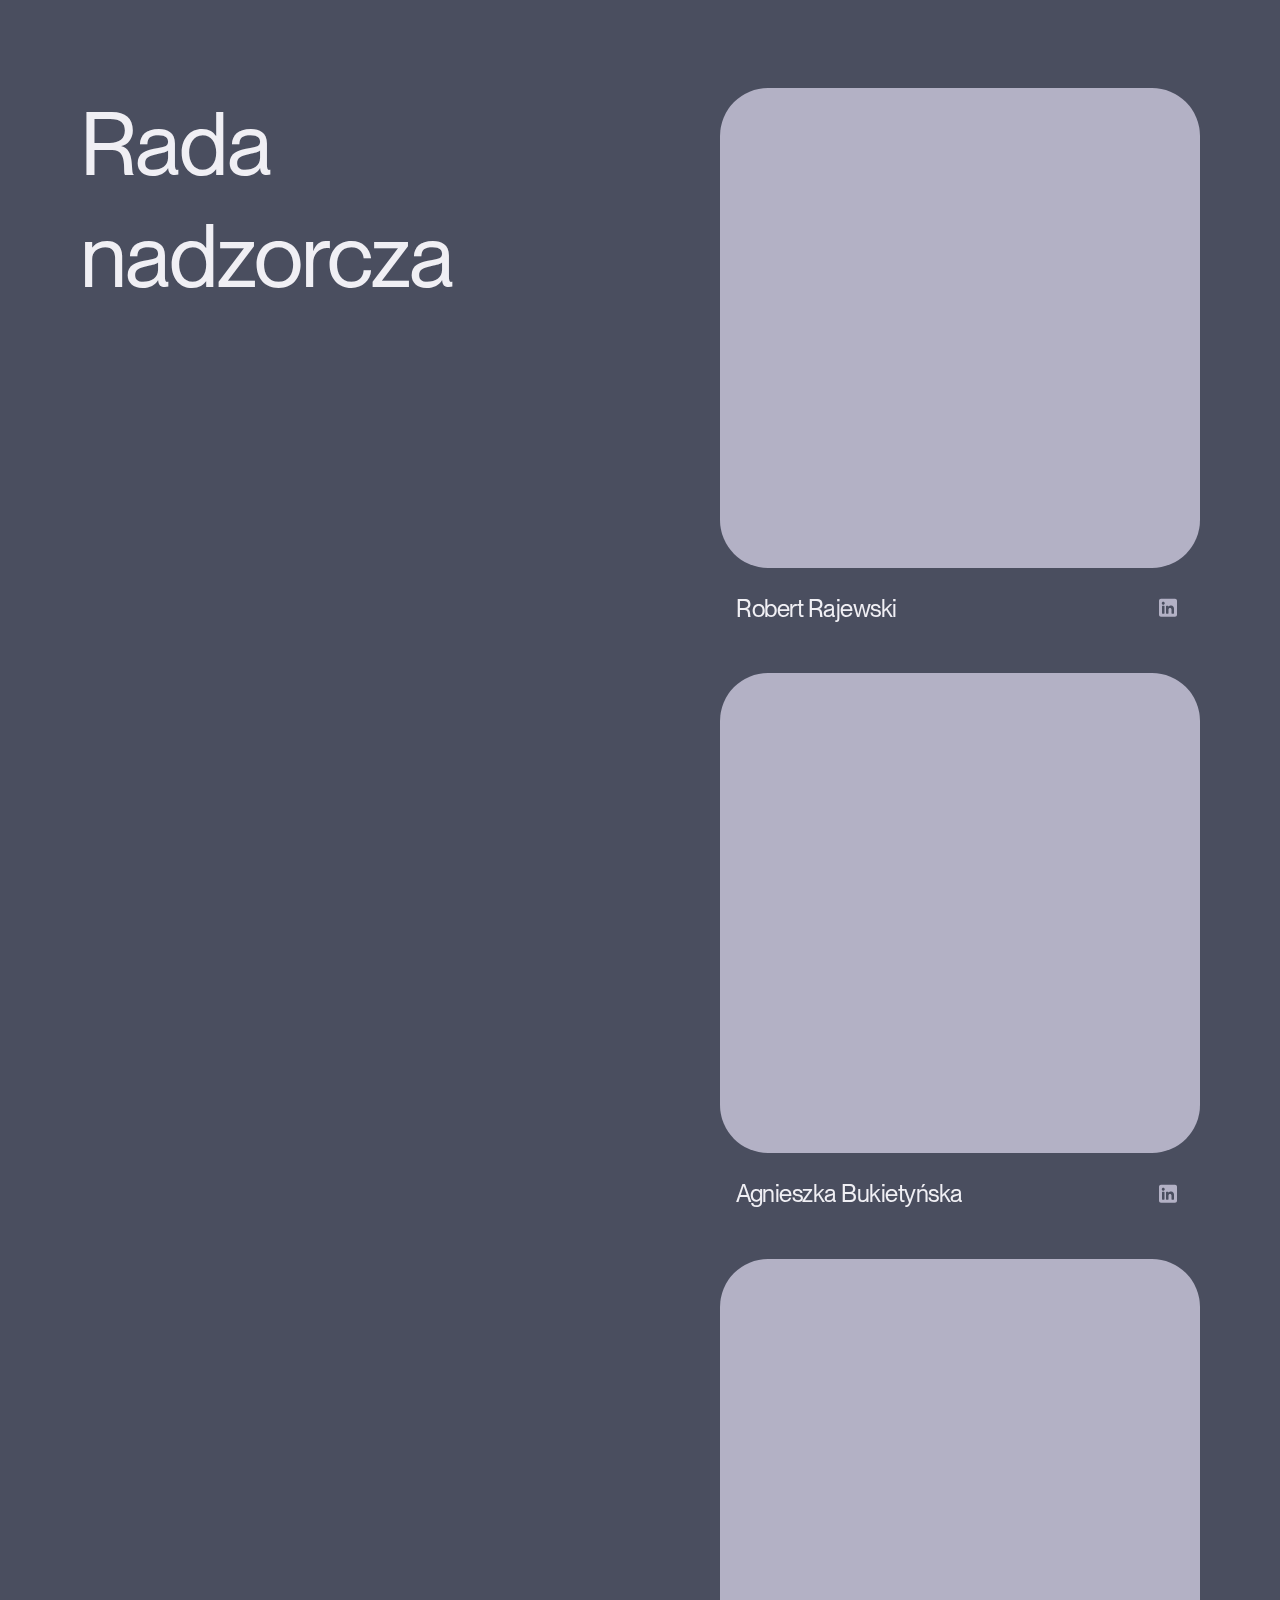
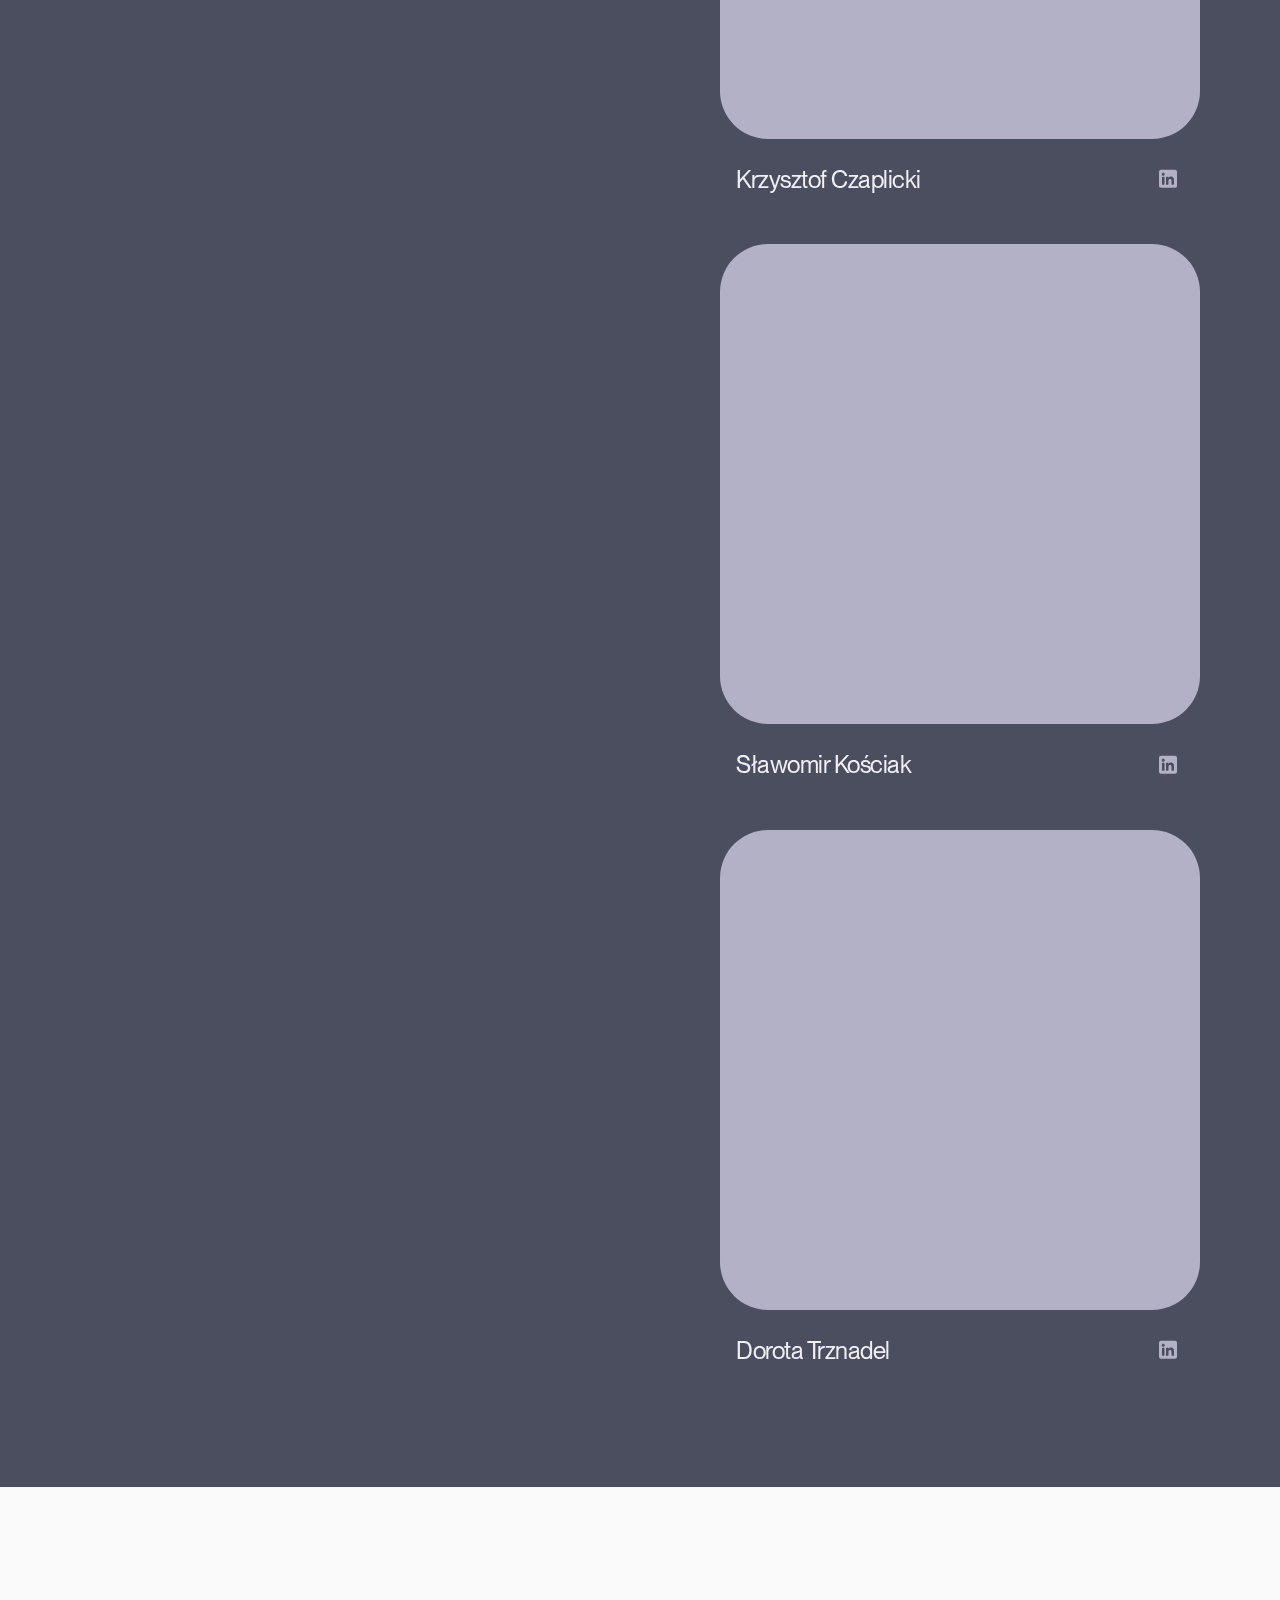
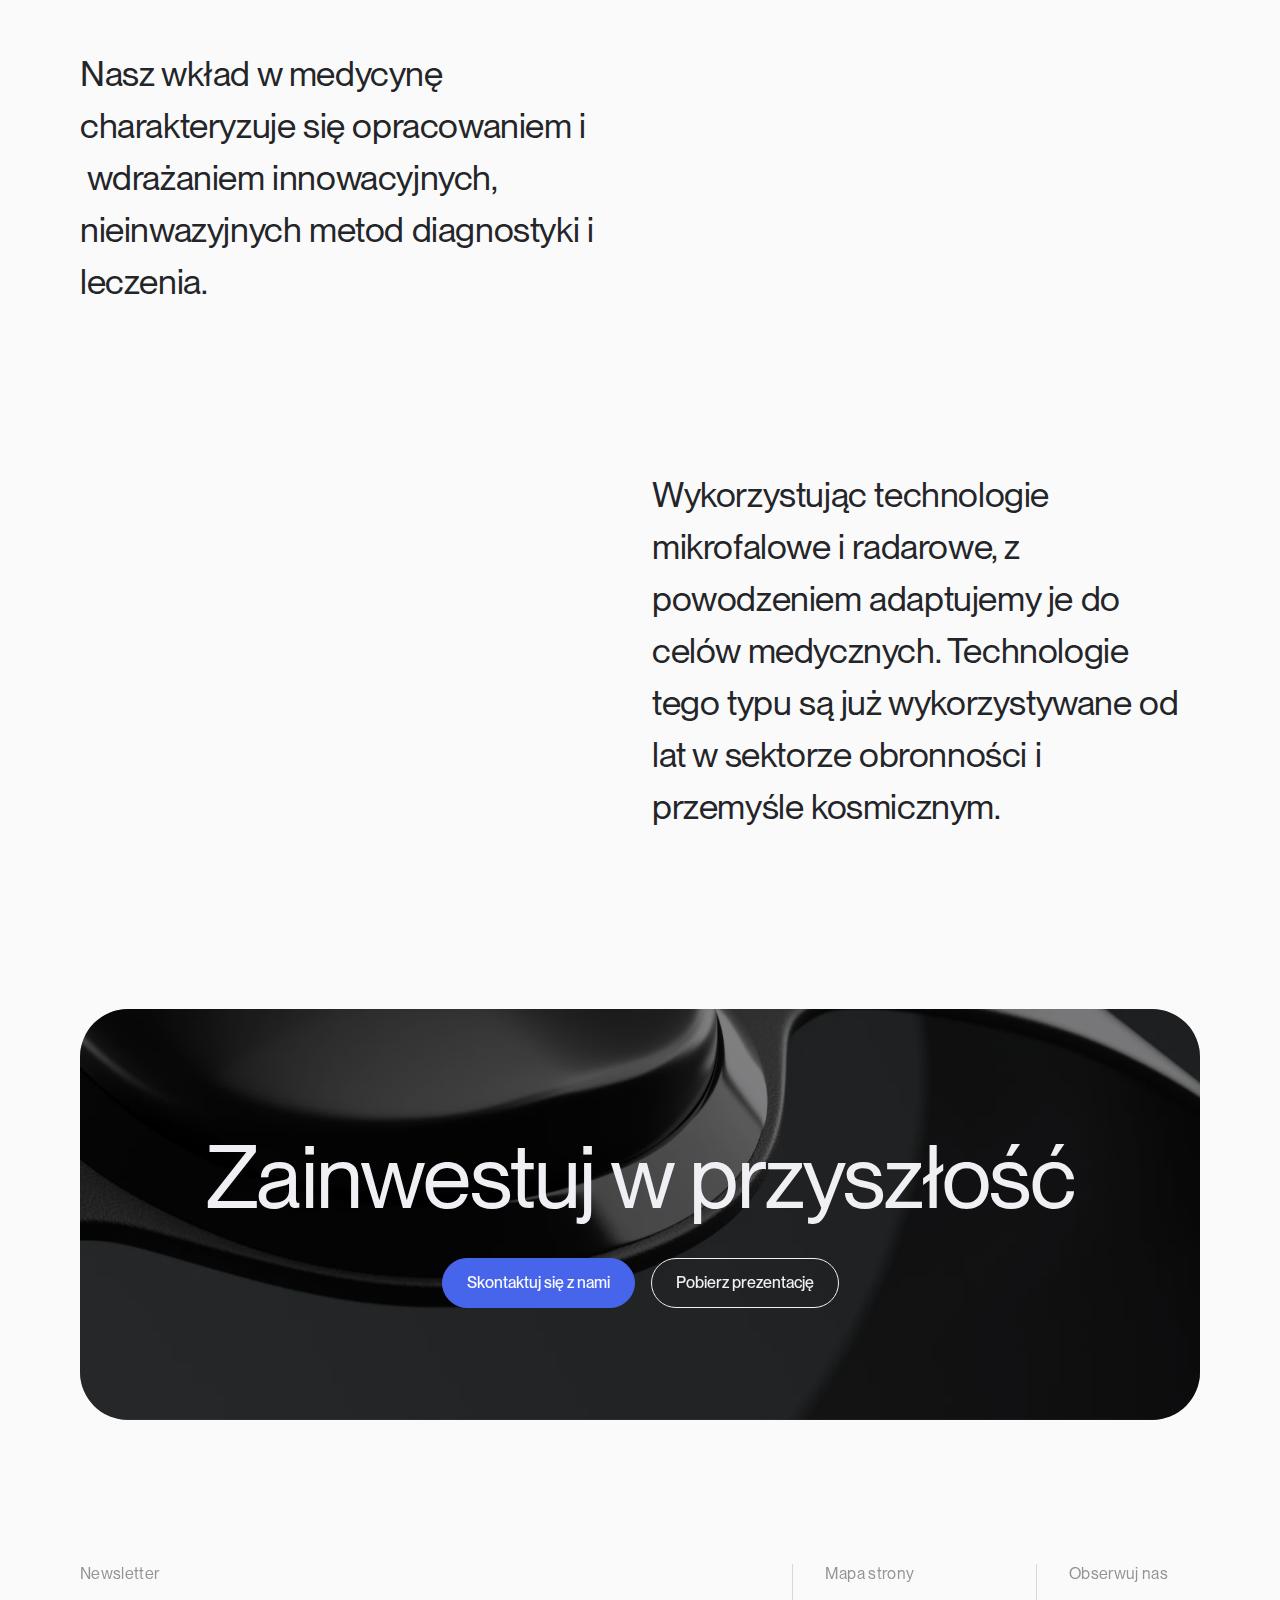
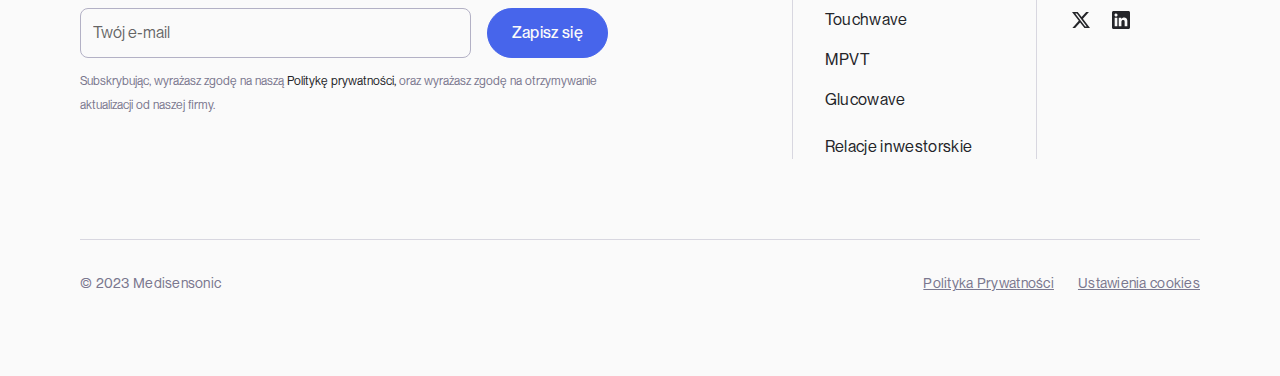
<file: o-nas.html>
﻿<!DOCTYPE html><!-- Last Published: Fri Oct 27 2023 11:36:39 GMT+0000 (Coordinated Universal Time) --><html data-wf-domain="www.medisensonic.com" data-wf-page="652d2681d2babd3eb212f0f8" data-wf-site="64eca49c2dc18141bcf98b46"><head><meta charset="utf-8"><title>O nas</title><meta content="O nas" property="og:title"><meta content="O nas" property="twitter:title"><meta content="width=device-width, initial-scale=1" name="viewport"><link href="64eca49c2dc18141bcf98b46/css/medisensonic.webflow.775ba9db1.min.css" rel="stylesheet" type="text/css"><script type="text/javascript">!function(o,c){var n=c.documentElement,t=" w-mod-";n.className+=t+"js",("ontouchstart"in o||o.DocumentTouch&&c instanceof DocumentTouch)&&(n.className+=t+"touch")}(window,document);</script><link href="64eca49c2dc18141bcf98b46/64fb3a8dc3bc01e6f7c09ead_favocion-small.png" rel="shortcut icon" type="image/x-icon"><link href="64eca49c2dc18141bcf98b46/64fb3a9034a0e21d0aaf8ba2_favicon-big.png" rel="apple-touch-icon"><script async="" src="gtag/js?id=G-CFC1NN5RGK"></script><script type="text/javascript">window.dataLayer = window.dataLayer || [];function gtag(){dataLayer.push(arguments);}gtag('js', new Date());gtag('set', 'developer_id.dZGVlNj', true);gtag('config', 'G-CFC1NN5RGK');</script><!-- Please keep this css code to improve the font quality-->
<style>
  * {
  -webkit-font-smoothing: antialiased;
  -moz-osx-font-smoothing: grayscale;
  -o-font-smoothing: antialiased;
}
  
  
[text-split] {opacity: 0;}
html.w-editor [text-split] {opacity: 1;}

.word {
	overflow: hidden;
  padding-bottom: 0.1em;
  margin-bottom: -0.1em;
  transform-origin: bottom;
  line-height: 110% !important;
}
  
.reveal-text span {
 opacity:0.1
}
  
.navbar_menu_top::-webkit-scrollbar {
  display: none !important;
}
</style>


<!-- Finsweet Cookie Consent -->
<script async="" src="npm/%40finsweet/cookie-consent%401/fs-cc.js" fs-cc-mode="informational"></script>


<!-- [Attributes by Finsweet] Link blocks in editor -->
<script defer="" src="npm/%40finsweet/attributes-linkblockedit%401/linkblockedit.js"></script>

<script type="text/javascript" src="weglot.min.js"></script>
<script>
    Weglot.initialize({
        api_key: 'wg_7971ab3b52962dfb8f910acb5fd98cc20'
    });
</script>


<script type="text/javascript">window.__WEBFLOW_CURRENCY_SETTINGS = {"currencyCode":"USD","symbol":"$","decimal":".","fractionDigits":2,"group":",","template":"{{wf {\"path\":\"symbol\",\"type\":\"PlainText\"} }} {{wf {\"path\":\"amount\",\"type\":\"CommercePrice\"} }} {{wf {\"path\":\"currencyCode\",\"type\":\"PlainText\"} }}","hideDecimalForWholeNumbers":false};</script></head><body><div class="page-wrapper"><nav class="navbar"><div class="navbar_component"><div class="navbar_container"><a href="index.htm" class="navbar_logo-link w-inline-block"><img src="64eca49c2dc18141bcf98b46/64f1f01215ab491aaadbdbc5_MediSensonic-Logo.png" loading="lazy" alt="" class="navbar1_logo"></a><div class="navbar_menu"><div class="navbar_menu_top"><div data-w-id="d8dbd8f5-ab7c-da0f-f340-40e1e971e3d8" class="navbar-link is-dropdown"><p class="heading-style-h3-2">Produkty</p><div class="icon-embed-medium w-embed"><svg width="48" height="49" viewbox="0 0 48 49" fill="none" xmlns="http://www.w3.org/2000/svg">
<g opacity="0.48">
<path d="M24.04 9.21826L24.04 39.1983" stroke="CurrentColor" stroke-width="2" stroke-linecap="round" stroke-linejoin="round"></path>
<path d="M36.0239 27.2241L23.9999 39.2981L11.9759 27.2241" stroke="CurrentColor" stroke-width="2" stroke-linecap="round" stroke-linejoin="round"></path>
</g>
</svg></div></div><div class="w-dyn-list"><div role="list" class="navbar_sublinks-wrapper w-dyn-items"><div role="listitem" class="navbar-link is-sublink w-dyn-item"><a href="product/touchwave.html" class="heading-style-h3 is-navbar-link">Touchwave</a></div><div role="listitem" class="navbar-link is-sublink w-dyn-item"><a href="product/mpvt.html" class="heading-style-h3 is-navbar-link">MPVT</a></div><div role="listitem" class="navbar-link is-sublink w-dyn-item"><a href="product/glucowave.html" class="heading-style-h3 is-navbar-link">Glucowave</a></div></div></div><a href="o-nas.html" aria-current="page" class="navbar-link is-dropdown w-inline-block w--current"><p class="heading-style-h3-2">O nas</p></a><a href="inwestorzy.html" class="navbar-link is-dropdown w-inline-block"><p class="heading-style-h3-2">Relacje inwestorskie</p></a><a href="kontakt.html" class="navbar-link is-dropdown w-inline-block"><p class="heading-style-h3-2">Kontakt</p></a></div><div class="navbar_menu_bottom"><div class="language_switcher-wrapper"></div><div class="navbar_social-links_wrapper"><a href="https://twitter.com/Medisensonic" target="_blank" class="footer_social-link w-inline-block"><div class="icon-embed-xsmall w-embed"><svg width="100%" height="100%" viewbox="0 0 24 24" fill="none" xmlns="http://www.w3.org/2000/svg">
<path d="M17.1761 4H19.9362L13.9061 10.7774L21 20H15.4456L11.0951 14.4066L6.11723 20H3.35544L9.80517 12.7508L3 4H8.69545L12.6279 9.11262L17.1761 4ZM16.2073 18.3754H17.7368L7.86441 5.53928H6.2232L16.2073 18.3754Z" fill="CurrentColor"></path>
</svg></div></a><a href="https://www.linkedin.com/company/medisensonic/" target="_blank" class="footer_social-link w-inline-block"><div class="icon-embed-xsmall w-embed"><svg width="100%" height="100%" viewbox="0 0 24 24" fill="none" xmlns="http://www.w3.org/2000/svg">
<path fill-rule="evenodd" clip-rule="evenodd" d="M4.5 3C3.67157 3 3 3.67157 3 4.5V19.5C3 20.3284 3.67157 21 4.5 21H19.5C20.3284 21 21 20.3284 21 19.5V4.5C21 3.67157 20.3284 3 19.5 3H4.5ZM8.52076 7.00272C8.52639 7.95897 7.81061 8.54819 6.96123 8.54397C6.16107 8.53975 5.46357 7.90272 5.46779 7.00413C5.47201 6.15897 6.13998 5.47975 7.00764 5.49944C7.88795 5.51913 8.52639 6.1646 8.52076 7.00272ZM12.2797 9.76176H9.75971H9.7583V18.3216H12.4217V18.1219C12.4217 17.742 12.4214 17.362 12.4211 16.9819V16.9818V16.9816V16.9815V16.9812C12.4203 15.9674 12.4194 14.9532 12.4246 13.9397C12.426 13.6936 12.4372 13.4377 12.5005 13.2028C12.7381 12.3253 13.5271 11.7586 14.4074 11.8979C14.9727 11.9864 15.3467 12.3141 15.5042 12.8471C15.6013 13.1803 15.6449 13.5389 15.6491 13.8863C15.6605 14.9339 15.6589 15.9815 15.6573 17.0292V17.0294C15.6567 17.3992 15.6561 17.769 15.6561 18.1388V18.3202H18.328V18.1149C18.328 17.6629 18.3278 17.211 18.3275 16.7591V16.759V16.7588C18.327 15.6293 18.3264 14.5001 18.3294 13.3702C18.3308 12.8597 18.276 12.3563 18.1508 11.8627C17.9638 11.1286 17.5771 10.5211 16.9485 10.0824C16.5027 9.77019 16.0133 9.5691 15.4663 9.5466C15.404 9.54401 15.3412 9.54062 15.2781 9.53721L15.2781 9.53721L15.2781 9.53721C14.9984 9.52209 14.7141 9.50673 14.4467 9.56066C13.6817 9.71394 13.0096 10.0641 12.5019 10.6814C12.4429 10.7522 12.3852 10.8241 12.2991 10.9314L12.2991 10.9315L12.2797 10.9557V9.76176ZM5.68164 18.3244H8.33242V9.76733H5.68164V18.3244Z" fill="CurrentColor"></path>
</svg></div></a></div></div></div><a data-w-id="d8dbd8f5-ab7c-da0f-f340-40e1e971e3f3" href="#" class="navbar_menu-button w-inline-block"><div class="menu-icon"><div class="menu-icon_line-top"></div><div class="menu-icon_line-middle"><div class="menu-icon_line-middle-inner-2"></div></div><div class="menu-icon_line-bottom"></div></div></a></div></div><div data-w-id="d8dbd8f5-ab7c-da0f-f340-40e1e971e3f9" class="menu_blur_overlay"></div></nav><main class="main-wrapper"><header class="section_investors-hero"><div class="padding-global"><div class="container-large"><div class="investors-hero_content"><div class="max-width-xlarge"><div class="margin-bottom margin-xsmall"><p class="heading-style-h6 text-color-violet100">O nas</p></div><div class="margin-bottom margin-small"><h1 class="display2 text-color-violet100">W MediSensonic łączymy innowacje z praktyką.</h1></div></div></div></div></div></header><div class="section_investors-content"><div class="padding-global"><div class="container-large"><div class="padding-section-large"><div class="max-width-large"><div class="margin-bottom margin-xsmall"><p class="heading-style-h6">O nas</p></div><p class="quote">MediSensonic to firma działająca od 2018 roku, która jest uznana w branży MedTech, a także może pochwalić się licznymi nagrodami.</p></div></div></div></div></div><section class="section_product-content"><div class="padding-global"><div class="container-large"><div class="padding-section-large"><div class="product-content_grid1"><div id="w-node-b6717790-b33c-2eec-95ec-3fbd0878a143-b212f0f8" class="max-width-xmedium"><p class="text-size-large">Nasz wkład w medycynę charakteryzuje się opracowaniem i  wdrażaniem innowacyjnych, nieinwazyjnych metod diagnostyki i leczenia.</p></div><img loading="lazy" id="w-node-b6717790-b33c-2eec-95ec-3fbd0878a149-b212f0f8" sizes="(max-width: 991px) 90vw, 100vw" alt="Product Image" src="64eca49c2dc18141bcf98b46/651ece47e675573506a28034_O-nas-product-image.webp" srcset="64eca49c2dc18141bcf98b46/651ece47e675573506a28034_O-nas-product-image-p-500.webp 500w, 64eca49c2dc18141bcf98b46/651ece47e675573506a28034_O-nas-product-image-p-800.webp 800w, 64eca49c2dc18141bcf98b46/651ece47e675573506a28034_O-nas-product-image-p-1080.webp 1080w, 64eca49c2dc18141bcf98b46/651ece47e675573506a28034_O-nas-product-image.webp 1305w" class="product-content_image aspect-ratio-1"><div id="w-node-b6717790-b33c-2eec-95ec-3fbd0878a14a-b212f0f8" class="product-content_grid3"><img loading="lazy" id="w-node-b6717790-b33c-2eec-95ec-3fbd0878a14b-b212f0f8" sizes="(max-width: 991px) 90vw, 100vw" alt="" src="64eca49c2dc18141bcf98b46/651af078172bf67b8fe074ea_Foto-03.webp" srcset="64eca49c2dc18141bcf98b46/651af078172bf67b8fe074ea_Foto-03-p-500.webp 500w, 64eca49c2dc18141bcf98b46/651af078172bf67b8fe074ea_Foto-03-p-800.webp 800w, 64eca49c2dc18141bcf98b46/651af078172bf67b8fe074ea_Foto-03.webp 870w" class="product-content_image margin-0"><p id="w-node-b6717790-b33c-2eec-95ec-3fbd0878a14c-b212f0f8" class="text-size-large">Wykorzystując technologie mikrofalowe i radarowe, z powodzeniem adaptujemy je do celów medycznych. Technologie tego typu są już wykorzystywane od lat w sektorze obronności i przemyśle kosmicznym.</p></div></div></div></div></div></section><section class="section_competences"><div class="padding-global"><div class="container-large"><div class="padding-section-large"><h2 class="display2 text-color-violet100">Nasze główne kompetencje skupiają się wokół:</h2><div class="competences_slides_container"><div class="competences_slides_wrapper"><div class="competences_slide"><img src="64eca49c2dc18141bcf98b46/651acaf85ad288934d2fd982_arrow-left.svg" loading="lazy" alt="" class="icon-1x1-medium"><p class="text-size-large">Mikrofalowych technik pomiarowych - aktywnych i pasywnych</p></div><div class="competences_slide"><img src="64eca49c2dc18141bcf98b46/651acaf85ad288934d2fd982_arrow-left.svg" loading="lazy" alt="" class="icon-1x1-medium"><p class="text-size-large">Technik optycznych</p></div></div><div class="competences_slides_wrapper"><div class="competences_slide"><img src="64eca49c2dc18141bcf98b46/651acaf85ad288934d2fd982_arrow-left.svg" loading="lazy" alt="" class="icon-1x1-medium"><p class="text-size-large">Opracowujemy od podstaw nowe  produkty, w tym wykorzystujące zminiaturyzowane układy radarowe pozwalające na precyzyjne, nieinwazyjne pomiary, kluczowe dla pacjentów m.in. z chorobami diabetologicznymi, schorzeniami natury kardiologicznej, pulmonologicznej czy też stomatologicznej.</p></div></div><div class="competences_slides_wrapper"><div class="competences_slide"><img src="64eca49c2dc18141bcf98b46/651acaf85ad288934d2fd982_arrow-left.svg" loading="lazy" alt="" class="icon-1x1-medium"><p class="text-size-large">W naszych rozwiązaniach implementujemy zaawansowane algorytmy przetwarzania sygnałów, optymalizujemy technologie mikrofalowe do dedykowanych zastosowań i standardów medycznych, a powstałe wyroby walidujemy w procedurach badań klinicznych.</p></div></div></div></div></div></div></section><section class="section_product-content"><div class="padding-global"><div class="container-large"><div class="padding-section-large"><div class="product-content_grid1"><div id="w-node-d2fbf3f5-50a8-dd8b-37de-6604f1f17019-b212f0f8" class="max-width-xmedium"><div class="margin-bottom margin-xsmall"><p class="heading-style-h6">projekty</p></div><p class="text-size-large">Obecnie koncentrujemy się na trzech kluczowych projektach o największym potencjale komercjalizacyjnym, a nasze portfolio projektów i inicjatyw zaplanowanych do rozwoju zawiera kilkanaście pozycji.</p></div><img loading="lazy" id="w-node-d2fbf3f5-50a8-dd8b-37de-6604f1f1701c-b212f0f8" sizes="(max-width: 479px) 90vw, (max-width: 767px) 86vw, (max-width: 991px) 624px, 100vw" alt="Man working on a product" src="64eca49c2dc18141bcf98b46/651af0922288de3bc71bb511_Foto-04.webp" srcset="64eca49c2dc18141bcf98b46/651af0922288de3bc71bb511_Foto-04-p-500.webp 500w, 64eca49c2dc18141bcf98b46/651af0922288de3bc71bb511_Foto-04-p-800.webp 800w, 64eca49c2dc18141bcf98b46/651af0922288de3bc71bb511_Foto-04.webp 870w" class="product-content_image aspect-ratio-1"><div id="w-node-d2fbf3f5-50a8-dd8b-37de-6604f1f1701d-b212f0f8" class="product-content_grid3"><img loading="lazy" id="w-node-d2fbf3f5-50a8-dd8b-37de-6604f1f1701e-b212f0f8" sizes="(max-width: 479px) 90vw, (max-width: 767px) 86vw, (max-width: 991px) 624px, 100vw" alt="Man working on a product" src="64eca49c2dc18141bcf98b46/651af0a64d06ee5e962e14bb_Foto-05.webp" srcset="64eca49c2dc18141bcf98b46/651af0a64d06ee5e962e14bb_Foto-05-p-500.webp 500w, 64eca49c2dc18141bcf98b46/651af0a64d06ee5e962e14bb_Foto-05-p-800.webp 800w, 64eca49c2dc18141bcf98b46/651af0a64d06ee5e962e14bb_Foto-05.webp 870w" class="product-content_image margin-0"><div id="w-node-_50e40899-47d2-b58a-d6f1-a694a16b60e9-b212f0f8" class="max-width-xmedium"><div class="margin-bottom margin-xsmall"><p class="heading-style-h6">Nasze laboratoria i zespół</p></div><p id="w-node-d2fbf3f5-50a8-dd8b-37de-6604f1f1701f-b212f0f8" class="text-size-large">Nasza nowoczesna pracownia technologiczna w Warszawie zatrudnia specjalistów o wysokich kwalifikacjach i doświadczeniu w projektowaniu oraz wdrożeniach medycznych, w tym wielu z tytułem doktora.<br><br>Posiadają oni wykształcenie wyższe, znaczna część co najmniej doktora nauk technicznych.</p></div></div></div></div></div></div></section><section class="section_about_us_team"><div class="padding-global"><div class="container-large"><div class="padding-section-large"><div class="investors-contact_component"><div class="investors_contact_sticky_wrapper"><div class="max-width-small"><h2 class="display2">Zespół zarządzający</h2></div></div><div class="investors-contact-tiles_component"><div class="max-width-small"><div class="contact_tiles-wrapper"><div class="w-layout-grid contact-tiles_list"><div class="contact-tiles_item"><div class="margin-bottom margin-small"><div class="team8_image-wrapper"><img srcset="64eca49c2dc18141bcf98b46/651ad58384df7000858bb33b_Robert_Gromada-p-500.webp 500w, 64eca49c2dc18141bcf98b46/651ad58384df7000858bb33b_Robert_Gromada.webp 788w" loading="lazy" sizes="(max-width: 479px) 90vw, (max-width: 767px) 83vw, (max-width: 991px) 480px, 37vw" src="64eca49c2dc18141bcf98b46/651ad58384df7000858bb33b_Robert_Gromada.webp" alt="" class="team8_image"></div></div><div class="contact-tiles_content-wrapper"><div class="margin-bottom margin-xxsmall"><div class="max-width-xxsmall"><p class="heading-style-h5">Robert Gromada</p></div></div><p class="text-color-darkgrey300">Prezes zarządu</p><a href="https://www.linkedin.com/in/robert-gromada-388b002/" target="_blank" class="contact-tiles_icon-wrapper w-inline-block"><div class="icon-embed-small w-embed"><svg width="24" height="25" viewbox="0 0 24 25" fill="none" xmlns="http://www.w3.org/2000/svg">
<path fill-rule="evenodd" clip-rule="evenodd" d="M5 3.75H19C20.1046 3.75 21 4.64543 21 5.75V19.75C21 20.8546 20.1046 21.75 19 21.75H5C3.89543 21.75 3 20.8546 3 19.75V5.75C3 4.64543 3.89543 3.75 5 3.75ZM8 18.75C8.27614 18.75 8.5 18.5261 8.5 18.25V11.25C8.5 10.9739 8.27614 10.75 8 10.75H6.5C6.22386 10.75 6 10.9739 6 11.25V18.25C6 18.5261 6.22386 18.75 6.5 18.75H8ZM7.25 9.75C6.42157 9.75 5.75 9.07843 5.75 8.25C5.75 7.42157 6.42157 6.75 7.25 6.75C8.07843 6.75 8.75 7.42157 8.75 8.25C8.75 9.07843 8.07843 9.75 7.25 9.75ZM17.5 18.75C17.7761 18.75 18 18.5261 18 18.25V13.65C18.0325 12.0608 16.8576 10.7045 15.28 10.51C14.177 10.4093 13.1083 10.9244 12.5 11.85V11.25C12.5 10.9739 12.2761 10.75 12 10.75H10.5C10.2239 10.75 10 10.9739 10 11.25V18.25C10 18.5261 10.2239 18.75 10.5 18.75H12C12.2761 18.75 12.5 18.5261 12.5 18.25V14.5C12.5 13.6716 13.1716 13 14 13C14.8284 13 15.5 13.6716 15.5 14.5V18.25C15.5 18.5261 15.7239 18.75 16 18.75H17.5Z" fill="#B3B1C5"></path>
</svg></div></a></div></div><div class="contact-tiles_item"><div class="margin-bottom margin-small"><div class="team8_image-wrapper"><img srcset="64eca49c2dc18141bcf98b46/651ae2261c55c4690ef05a41_Zenon-Szczepaniak%201-p-500.webp 500w, 64eca49c2dc18141bcf98b46/651ae2261c55c4690ef05a41_Zenon-Szczepaniak%201.webp 760w" loading="lazy" sizes="(max-width: 479px) 90vw, (max-width: 767px) 83vw, (max-width: 991px) 480px, 37vw" src="64eca49c2dc18141bcf98b46/651ae2261c55c4690ef05a41_Zenon-Szczepaniak%201.webp" alt="" class="team8_image"></div></div><div class="contact-tiles_content-wrapper"><div class="margin-bottom margin-xxsmall"><div class="max-width-xxsmall"><p class="heading-style-h5">dr hab. inż. Zenon Szczepaniak</p></div></div><p class="text-color-darkgrey300">Dyrektor ds. Technicznych</p><a href="https://www.linkedin.com/in/zenon-szczepaniak-a06a62a/" target="_blank" class="contact-tiles_icon-wrapper w-inline-block"><div class="icon-embed-small w-embed"><svg width="24" height="25" viewbox="0 0 24 25" fill="none" xmlns="http://www.w3.org/2000/svg">
<path fill-rule="evenodd" clip-rule="evenodd" d="M5 3.75H19C20.1046 3.75 21 4.64543 21 5.75V19.75C21 20.8546 20.1046 21.75 19 21.75H5C3.89543 21.75 3 20.8546 3 19.75V5.75C3 4.64543 3.89543 3.75 5 3.75ZM8 18.75C8.27614 18.75 8.5 18.5261 8.5 18.25V11.25C8.5 10.9739 8.27614 10.75 8 10.75H6.5C6.22386 10.75 6 10.9739 6 11.25V18.25C6 18.5261 6.22386 18.75 6.5 18.75H8ZM7.25 9.75C6.42157 9.75 5.75 9.07843 5.75 8.25C5.75 7.42157 6.42157 6.75 7.25 6.75C8.07843 6.75 8.75 7.42157 8.75 8.25C8.75 9.07843 8.07843 9.75 7.25 9.75ZM17.5 18.75C17.7761 18.75 18 18.5261 18 18.25V13.65C18.0325 12.0608 16.8576 10.7045 15.28 10.51C14.177 10.4093 13.1083 10.9244 12.5 11.85V11.25C12.5 10.9739 12.2761 10.75 12 10.75H10.5C10.2239 10.75 10 10.9739 10 11.25V18.25C10 18.5261 10.2239 18.75 10.5 18.75H12C12.2761 18.75 12.5 18.5261 12.5 18.25V14.5C12.5 13.6716 13.1716 13 14 13C14.8284 13 15.5 13.6716 15.5 14.5V18.25C15.5 18.5261 15.7239 18.75 16 18.75H17.5Z" fill="#B3B1C5"></path>
</svg></div></a></div></div></div></div></div></div></div></div></div></div></section><section class="section_about_us_boardofdirectors"><div class="padding-global"><div class="container-large"><div class="padding-section-large"><div class="investors-contact_component"><div class="investors_contact_sticky_wrapper"><div class="max-width-small"><h2 class="display2">Rada nadzorcza</h2></div></div><div class="investors-contact-tiles_component"><div class="max-width-small"><div class="contact_tiles-wrapper"><div class="w-layout-grid contact-tiles_list"><div class="contact-tiles_item"><div class="margin-bottom margin-small"><div class="team8_image-wrapper"><img srcset="64eca49c2dc18141bcf98b46/651ae46c442b1fa97ea1f706_Robert%20Rajewski-p-500.webp 500w, 64eca49c2dc18141bcf98b46/651ae46c442b1fa97ea1f706_Robert%20Rajewski-p-800.webp 800w, 64eca49c2dc18141bcf98b46/651ae46c442b1fa97ea1f706_Robert%20Rajewski-p-1080.webp 1080w, 64eca49c2dc18141bcf98b46/651ae46c442b1fa97ea1f706_Robert%20Rajewski.webp 1305w" loading="lazy" sizes="(max-width: 479px) 90vw, (max-width: 767px) 83vw, (max-width: 991px) 480px, 39vw" src="64eca49c2dc18141bcf98b46/651ae46c442b1fa97ea1f706_Robert%20Rajewski.webp" alt="" class="team8_image"></div></div><div class="contact-tiles_content-wrapper"><div class="margin-bottom margin-xxsmall"><div class="max-width-xxsmall"><p class="heading-style-h5">Robert Rajewski</p></div></div><a href="https://www.linkedin.com/in/robert-rajewski-3a7261/" target="_blank" class="contact-tiles_icon-wrapper w-inline-block"><div class="icon-embed-small w-embed"><svg width="24" height="25" viewbox="0 0 24 25" fill="none" xmlns="http://www.w3.org/2000/svg">
<path fill-rule="evenodd" clip-rule="evenodd" d="M5 3.75H19C20.1046 3.75 21 4.64543 21 5.75V19.75C21 20.8546 20.1046 21.75 19 21.75H5C3.89543 21.75 3 20.8546 3 19.75V5.75C3 4.64543 3.89543 3.75 5 3.75ZM8 18.75C8.27614 18.75 8.5 18.5261 8.5 18.25V11.25C8.5 10.9739 8.27614 10.75 8 10.75H6.5C6.22386 10.75 6 10.9739 6 11.25V18.25C6 18.5261 6.22386 18.75 6.5 18.75H8ZM7.25 9.75C6.42157 9.75 5.75 9.07843 5.75 8.25C5.75 7.42157 6.42157 6.75 7.25 6.75C8.07843 6.75 8.75 7.42157 8.75 8.25C8.75 9.07843 8.07843 9.75 7.25 9.75ZM17.5 18.75C17.7761 18.75 18 18.5261 18 18.25V13.65C18.0325 12.0608 16.8576 10.7045 15.28 10.51C14.177 10.4093 13.1083 10.9244 12.5 11.85V11.25C12.5 10.9739 12.2761 10.75 12 10.75H10.5C10.2239 10.75 10 10.9739 10 11.25V18.25C10 18.5261 10.2239 18.75 10.5 18.75H12C12.2761 18.75 12.5 18.5261 12.5 18.25V14.5C12.5 13.6716 13.1716 13 14 13C14.8284 13 15.5 13.6716 15.5 14.5V18.25C15.5 18.5261 15.7239 18.75 16 18.75H17.5Z" fill="#B3B1C5"></path>
</svg></div></a></div></div><div class="contact-tiles_item"><div class="margin-bottom margin-small"><div class="team8_image-wrapper"><img srcset="64eca49c2dc18141bcf98b46/651ae4e45231f1c3b0a39492_Agnieszka%20Bukietynska-p-500.webp 500w, 64eca49c2dc18141bcf98b46/651ae4e45231f1c3b0a39492_Agnieszka%20Bukietynska-p-800.webp 800w, 64eca49c2dc18141bcf98b46/651ae4e45231f1c3b0a39492_Agnieszka%20Bukietynska-p-1080.webp 1080w, 64eca49c2dc18141bcf98b46/651ae4e45231f1c3b0a39492_Agnieszka%20Bukietynska.webp 1305w" loading="lazy" sizes="(max-width: 479px) 90vw, (max-width: 767px) 83vw, (max-width: 991px) 480px, 39vw" src="64eca49c2dc18141bcf98b46/651ae4e45231f1c3b0a39492_Agnieszka%20Bukietynska.webp" alt="" class="team8_image"></div></div><div class="contact-tiles_content-wrapper"><div class="margin-bottom margin-xxsmall"><div class="max-width-xxsmall"><p class="heading-style-h5">Agnieszka Bukietyńska</p></div></div><a href="#" target="_blank" class="contact-tiles_icon-wrapper w-inline-block"><div class="icon-embed-small w-embed"><svg width="24" height="25" viewbox="0 0 24 25" fill="none" xmlns="http://www.w3.org/2000/svg">
<path fill-rule="evenodd" clip-rule="evenodd" d="M5 3.75H19C20.1046 3.75 21 4.64543 21 5.75V19.75C21 20.8546 20.1046 21.75 19 21.75H5C3.89543 21.75 3 20.8546 3 19.75V5.75C3 4.64543 3.89543 3.75 5 3.75ZM8 18.75C8.27614 18.75 8.5 18.5261 8.5 18.25V11.25C8.5 10.9739 8.27614 10.75 8 10.75H6.5C6.22386 10.75 6 10.9739 6 11.25V18.25C6 18.5261 6.22386 18.75 6.5 18.75H8ZM7.25 9.75C6.42157 9.75 5.75 9.07843 5.75 8.25C5.75 7.42157 6.42157 6.75 7.25 6.75C8.07843 6.75 8.75 7.42157 8.75 8.25C8.75 9.07843 8.07843 9.75 7.25 9.75ZM17.5 18.75C17.7761 18.75 18 18.5261 18 18.25V13.65C18.0325 12.0608 16.8576 10.7045 15.28 10.51C14.177 10.4093 13.1083 10.9244 12.5 11.85V11.25C12.5 10.9739 12.2761 10.75 12 10.75H10.5C10.2239 10.75 10 10.9739 10 11.25V18.25C10 18.5261 10.2239 18.75 10.5 18.75H12C12.2761 18.75 12.5 18.5261 12.5 18.25V14.5C12.5 13.6716 13.1716 13 14 13C14.8284 13 15.5 13.6716 15.5 14.5V18.25C15.5 18.5261 15.7239 18.75 16 18.75H17.5Z" fill="#B3B1C5"></path>
</svg></div></a></div></div><div class="contact-tiles_item"><div class="margin-bottom margin-small"><div class="team8_image-wrapper"><img srcset="64eca49c2dc18141bcf98b46/651ae4f69a658b656c62b9f2_Krzysztof%20Czaplicki-p-500.webp 500w, 64eca49c2dc18141bcf98b46/651ae4f69a658b656c62b9f2_Krzysztof%20Czaplicki-p-800.webp 800w, 64eca49c2dc18141bcf98b46/651ae4f69a658b656c62b9f2_Krzysztof%20Czaplicki-p-1080.webp 1080w, 64eca49c2dc18141bcf98b46/651ae4f69a658b656c62b9f2_Krzysztof%20Czaplicki.webp 1305w" loading="lazy" sizes="(max-width: 479px) 90vw, (max-width: 767px) 83vw, (max-width: 991px) 480px, 39vw" src="64eca49c2dc18141bcf98b46/651ae4f69a658b656c62b9f2_Krzysztof%20Czaplicki.webp" alt="" class="team8_image"></div></div><div class="contact-tiles_content-wrapper"><div class="margin-bottom margin-xxsmall"><div class="max-width-xxsmall"><p class="heading-style-h5">Krzysztof Czaplicki</p></div></div><a href="https://www.linkedin.com/in/krzysztof-czaplicki-75b85822/" target="_blank" class="contact-tiles_icon-wrapper w-inline-block"><div class="icon-embed-small w-embed"><svg width="24" height="25" viewbox="0 0 24 25" fill="none" xmlns="http://www.w3.org/2000/svg">
<path fill-rule="evenodd" clip-rule="evenodd" d="M5 3.75H19C20.1046 3.75 21 4.64543 21 5.75V19.75C21 20.8546 20.1046 21.75 19 21.75H5C3.89543 21.75 3 20.8546 3 19.75V5.75C3 4.64543 3.89543 3.75 5 3.75ZM8 18.75C8.27614 18.75 8.5 18.5261 8.5 18.25V11.25C8.5 10.9739 8.27614 10.75 8 10.75H6.5C6.22386 10.75 6 10.9739 6 11.25V18.25C6 18.5261 6.22386 18.75 6.5 18.75H8ZM7.25 9.75C6.42157 9.75 5.75 9.07843 5.75 8.25C5.75 7.42157 6.42157 6.75 7.25 6.75C8.07843 6.75 8.75 7.42157 8.75 8.25C8.75 9.07843 8.07843 9.75 7.25 9.75ZM17.5 18.75C17.7761 18.75 18 18.5261 18 18.25V13.65C18.0325 12.0608 16.8576 10.7045 15.28 10.51C14.177 10.4093 13.1083 10.9244 12.5 11.85V11.25C12.5 10.9739 12.2761 10.75 12 10.75H10.5C10.2239 10.75 10 10.9739 10 11.25V18.25C10 18.5261 10.2239 18.75 10.5 18.75H12C12.2761 18.75 12.5 18.5261 12.5 18.25V14.5C12.5 13.6716 13.1716 13 14 13C14.8284 13 15.5 13.6716 15.5 14.5V18.25C15.5 18.5261 15.7239 18.75 16 18.75H17.5Z" fill="#B3B1C5"></path>
</svg></div></a></div></div><div class="contact-tiles_item"><div class="margin-bottom margin-small"><div class="team8_image-wrapper"><img srcset="64eca49c2dc18141bcf98b46/651ae536317e79283543b779_Slawomir-Kosciak-p-500.webp 500w, 64eca49c2dc18141bcf98b46/651ae536317e79283543b779_Slawomir-Kosciak-p-800.webp 800w, 64eca49c2dc18141bcf98b46/651ae536317e79283543b779_Slawomir-Kosciak-p-1080.webp 1080w, 64eca49c2dc18141bcf98b46/651ae536317e79283543b779_Slawomir-Kosciak.webp 1305w" loading="lazy" sizes="(max-width: 479px) 90vw, (max-width: 767px) 83vw, (max-width: 991px) 480px, 39vw" src="64eca49c2dc18141bcf98b46/651ae536317e79283543b779_Slawomir-Kosciak.webp" alt="" class="team8_image"></div></div><div class="contact-tiles_content-wrapper"><div class="margin-bottom margin-xxsmall"><div class="max-width-xxsmall"><p class="heading-style-h5">Sławomir Kościak</p></div></div><a href="https://www.linkedin.com/in/slawomir-kosciak-6137183/" target="_blank" class="contact-tiles_icon-wrapper w-inline-block"><div class="icon-embed-small w-embed"><svg width="24" height="25" viewbox="0 0 24 25" fill="none" xmlns="http://www.w3.org/2000/svg">
<path fill-rule="evenodd" clip-rule="evenodd" d="M5 3.75H19C20.1046 3.75 21 4.64543 21 5.75V19.75C21 20.8546 20.1046 21.75 19 21.75H5C3.89543 21.75 3 20.8546 3 19.75V5.75C3 4.64543 3.89543 3.75 5 3.75ZM8 18.75C8.27614 18.75 8.5 18.5261 8.5 18.25V11.25C8.5 10.9739 8.27614 10.75 8 10.75H6.5C6.22386 10.75 6 10.9739 6 11.25V18.25C6 18.5261 6.22386 18.75 6.5 18.75H8ZM7.25 9.75C6.42157 9.75 5.75 9.07843 5.75 8.25C5.75 7.42157 6.42157 6.75 7.25 6.75C8.07843 6.75 8.75 7.42157 8.75 8.25C8.75 9.07843 8.07843 9.75 7.25 9.75ZM17.5 18.75C17.7761 18.75 18 18.5261 18 18.25V13.65C18.0325 12.0608 16.8576 10.7045 15.28 10.51C14.177 10.4093 13.1083 10.9244 12.5 11.85V11.25C12.5 10.9739 12.2761 10.75 12 10.75H10.5C10.2239 10.75 10 10.9739 10 11.25V18.25C10 18.5261 10.2239 18.75 10.5 18.75H12C12.2761 18.75 12.5 18.5261 12.5 18.25V14.5C12.5 13.6716 13.1716 13 14 13C14.8284 13 15.5 13.6716 15.5 14.5V18.25C15.5 18.5261 15.7239 18.75 16 18.75H17.5Z" fill="#B3B1C5"></path>
</svg></div></a></div></div><div class="contact-tiles_item"><div class="margin-bottom margin-small"><div class="team8_image-wrapper"><img srcset="64eca49c2dc18141bcf98b46/651ae294a0ab61fb97adc948_dorota-trznadel-p-500.webp 500w, 64eca49c2dc18141bcf98b46/651ae294a0ab61fb97adc948_dorota-trznadel-p-800.webp 800w, 64eca49c2dc18141bcf98b46/651ae294a0ab61fb97adc948_dorota-trznadel-p-1080.webp 1080w, 64eca49c2dc18141bcf98b46/651ae294a0ab61fb97adc948_dorota-trznadel.webp 1305w" loading="lazy" sizes="(max-width: 479px) 90vw, (max-width: 767px) 83vw, (max-width: 991px) 480px, 39vw" src="64eca49c2dc18141bcf98b46/651ae294a0ab61fb97adc948_dorota-trznadel.webp" alt="" class="team8_image"></div></div><div class="contact-tiles_content-wrapper"><div class="margin-bottom margin-xxsmall"><div class="max-width-xxsmall"><p class="heading-style-h5">Dorota Trznadel</p></div></div><a href="#" target="_blank" class="contact-tiles_icon-wrapper w-inline-block"><div class="icon-embed-small w-embed"><svg width="24" height="25" viewbox="0 0 24 25" fill="none" xmlns="http://www.w3.org/2000/svg">
<path fill-rule="evenodd" clip-rule="evenodd" d="M5 3.75H19C20.1046 3.75 21 4.64543 21 5.75V19.75C21 20.8546 20.1046 21.75 19 21.75H5C3.89543 21.75 3 20.8546 3 19.75V5.75C3 4.64543 3.89543 3.75 5 3.75ZM8 18.75C8.27614 18.75 8.5 18.5261 8.5 18.25V11.25C8.5 10.9739 8.27614 10.75 8 10.75H6.5C6.22386 10.75 6 10.9739 6 11.25V18.25C6 18.5261 6.22386 18.75 6.5 18.75H8ZM7.25 9.75C6.42157 9.75 5.75 9.07843 5.75 8.25C5.75 7.42157 6.42157 6.75 7.25 6.75C8.07843 6.75 8.75 7.42157 8.75 8.25C8.75 9.07843 8.07843 9.75 7.25 9.75ZM17.5 18.75C17.7761 18.75 18 18.5261 18 18.25V13.65C18.0325 12.0608 16.8576 10.7045 15.28 10.51C14.177 10.4093 13.1083 10.9244 12.5 11.85V11.25C12.5 10.9739 12.2761 10.75 12 10.75H10.5C10.2239 10.75 10 10.9739 10 11.25V18.25C10 18.5261 10.2239 18.75 10.5 18.75H12C12.2761 18.75 12.5 18.5261 12.5 18.25V14.5C12.5 13.6716 13.1716 13 14 13C14.8284 13 15.5 13.6716 15.5 14.5V18.25C15.5 18.5261 15.7239 18.75 16 18.75H17.5Z" fill="#B3B1C5"></path>
</svg></div></a></div></div></div></div></div></div></div></div></div></div></section><section id="content" class="section_product-content"><div class="padding-global"><div class="container-large"><div class="padding-section-large"><div class="product-content_grid1"><div id="w-node-b3202059-cee3-d6d1-539b-009a4acbdbe9-b212f0f8" class="max-width-xmedium"><p class="text-size-large">Nasz wkład w medycynę charakteryzuje się opracowaniem i  wdrażaniem innowacyjnych, nieinwazyjnych metod diagnostyki i leczenia.</p></div><img loading="lazy" id="w-node-b3202059-cee3-d6d1-539b-009a4acbdbec-b212f0f8" src="64eca49c2dc18141bcf98b46/651b24f0ac86985f53b1a253_onas-01.webp" alt="Close up look at the product" class="product-content_image aspect-ratio-1"><div id="w-node-b3202059-cee3-d6d1-539b-009a4acbdbed-b212f0f8" class="product-content_grid3"><img loading="lazy" id="w-node-b3202059-cee3-d6d1-539b-009a4acbdbee-b212f0f8" sizes="(max-width: 991px) 90vw, 100vw" alt="Close look up at the product" src="64eca49c2dc18141bcf98b46/651ad2013a3af70cde779ffd_Foto-01.webp" srcset="64eca49c2dc18141bcf98b46/651ad2013a3af70cde779ffd_Foto-01-p-500.webp 500w, 64eca49c2dc18141bcf98b46/651ad2013a3af70cde779ffd_Foto-01-p-800.webp 800w, 64eca49c2dc18141bcf98b46/651ad2013a3af70cde779ffd_Foto-01-p-1080.webp 1080w, 64eca49c2dc18141bcf98b46/651ad2013a3af70cde779ffd_Foto-01-p-1600.webp 1600w, 64eca49c2dc18141bcf98b46/651ad2013a3af70cde779ffd_Foto-01.webp 1740w" class="product-content_image margin-0"><p id="w-node-b3202059-cee3-d6d1-539b-009a4acbdbef-b212f0f8" class="text-size-large">Wykorzystując technologie mikrofalowe i radarowe, z powodzeniem adaptujemy je do celów medycznych. Technologie tego typu są już wykorzystywane od lat w sektorze obronności i przemyśle kosmicznym.</p></div></div></div></div></div></section><div class="section_cta"><div class="padding-global"><div class="container-custom85rem"><div class="cta_component"><div class="z-index-2"><p class="display2 text-color-violet100">Zainwestuj w przyszłość</p></div><div class="z-index-2"><div class="button-group is-vertical-mobile"><a href="kontakt.html" class="button w-inline-block"><p>Skontaktuj się z nami</p></a><a href="64eca49c2dc18141bcf98b46/65169ad6a8e42d25dd61dc40_MediSensonic_Prezentacja_Inwestorska_Wrzesien_2023-compressed.pdf" target="_blank" class="button is-secondary is-alternate w-inline-block"><p>Pobierz prezentację</p></a></div></div><div class="dark-overlay-layer"></div></div></div></div></div></main><footer id="footer" class="footer1_component"><div class="padding-global"><div class="container-large"><div class="padding-vertical padding-xxlarge"><div class="footer_content_wrapper"><div id="w-node-e943de12-8aec-5b7e-239a-6a2b04e24324-7cf41c98" class="footer_column"><div class="footer-newsletter-wrapper"><div class="footer-top_heading-wrapper"><div class="heading-style-h6">Newsletter</div></div><div id="w-node-_7de32291-2eff-3808-7053-b30e67a3838b-7cf41c98" class="footer_form-block w-form"><form id="wf-form-Newsletter-Footer-Form" name="wf-form-Newsletter-Footer-Form" data-name="Newsletter Footer Form" action="https://medisensonic.us8.list-manage.com/subscribe/post?u=e43e45f454089e517e84f0751&amp;amp;id=c94a2456b8&amp;amp;f_id=009777e0f0" method="post" class="footer_form" data-wf-page-id="652d2681d2babd3eb212f0f8" data-wf-element-id="7de32291-2eff-3808-7053-b30e67a3838c"><input type="email" class="form-input w-input" maxlength="256" name="Email-3" data-name="Email 3" placeholder="Twój e-mail" id="Email-3" required=""><input type="submit" value="Zapisz się" data-wait="Czekaj..." id="w-node-_7de32291-2eff-3808-7053-b30e67a3838e-7cf41c98" class="button w-button"></form><div class="text-size-tiny text-color-violet300">Subskrybując, wyrażasz zgodę na naszą <a href="polityka-prywatnosci.html">Politykę prywatności, </a>oraz<a href="polityka-prywatnosci.html"> </a>wyrażasz zgodę na otrzymywanie aktualizacji od naszej firmy.</div><div class="success-message w-form-done"><div class="text-size-regular">Dziękujemy za zapisanie się do naszego newslettera!</div></div><div class="error-message w-form-fail"><div class="text-size-regular">Ups! Coś poszło nie tak.</div></div></div></div><div class="footer-right-wrapper"><div class="footer-divider"></div><div class="footer_link-list"><div class="heading-style-h6">Mapa strony</div><div class="w-dyn-list"><div role="list" class="footer_links_wrapper w-dyn-items"><div role="listitem" class="w-dyn-item"><a href="product/touchwave.html" class="text-size-regular">Touchwave</a></div><div role="listitem" class="w-dyn-item"><a href="product/mpvt.html" class="text-size-regular">MPVT</a></div><div role="listitem" class="w-dyn-item"><a href="product/glucowave.html" class="text-size-regular">Glucowave</a></div></div></div><a href="inwestorzy.html" class="text-size-regular">Relacje inwestorskie</a></div><div class="footer-divider"></div><div class="footer_link-list is-sm"><div class="heading-style-h6">Obserwuj nas</div><div class="footer_social-links_wrapper"><a href="https://twitter.com/Medisensonic" target="_blank" class="footer_social-link w-inline-block"><div class="icon-embed-xsmall w-embed"><svg width="100%" height="100%" viewbox="0 0 24 24" fill="none" xmlns="http://www.w3.org/2000/svg">
<path d="M17.1761 4H19.9362L13.9061 10.7774L21 20H15.4456L11.0951 14.4066L6.11723 20H3.35544L9.80517 12.7508L3 4H8.69545L12.6279 9.11262L17.1761 4ZM16.2073 18.3754H17.7368L7.86441 5.53928H6.2232L16.2073 18.3754Z" fill="CurrentColor"></path>
</svg></div></a><a href="https://www.linkedin.com/company/medisensonic/" target="_blank" class="footer_social-link w-inline-block"><div class="icon-embed-xsmall w-embed"><svg width="100%" height="100%" viewbox="0 0 24 24" fill="none" xmlns="http://www.w3.org/2000/svg">
<path fill-rule="evenodd" clip-rule="evenodd" d="M4.5 3C3.67157 3 3 3.67157 3 4.5V19.5C3 20.3284 3.67157 21 4.5 21H19.5C20.3284 21 21 20.3284 21 19.5V4.5C21 3.67157 20.3284 3 19.5 3H4.5ZM8.52076 7.00272C8.52639 7.95897 7.81061 8.54819 6.96123 8.54397C6.16107 8.53975 5.46357 7.90272 5.46779 7.00413C5.47201 6.15897 6.13998 5.47975 7.00764 5.49944C7.88795 5.51913 8.52639 6.1646 8.52076 7.00272ZM12.2797 9.76176H9.75971H9.7583V18.3216H12.4217V18.1219C12.4217 17.742 12.4214 17.362 12.4211 16.9819V16.9818V16.9816V16.9815V16.9812C12.4203 15.9674 12.4194 14.9532 12.4246 13.9397C12.426 13.6936 12.4372 13.4377 12.5005 13.2028C12.7381 12.3253 13.5271 11.7586 14.4074 11.8979C14.9727 11.9864 15.3467 12.3141 15.5042 12.8471C15.6013 13.1803 15.6449 13.5389 15.6491 13.8863C15.6605 14.9339 15.6589 15.9815 15.6573 17.0292V17.0294C15.6567 17.3992 15.6561 17.769 15.6561 18.1388V18.3202H18.328V18.1149C18.328 17.6629 18.3278 17.211 18.3275 16.7591V16.759V16.7588C18.327 15.6293 18.3264 14.5001 18.3294 13.3702C18.3308 12.8597 18.276 12.3563 18.1508 11.8627C17.9638 11.1286 17.5771 10.5211 16.9485 10.0824C16.5027 9.77019 16.0133 9.5691 15.4663 9.5466C15.404 9.54401 15.3412 9.54062 15.2781 9.53721L15.2781 9.53721L15.2781 9.53721C14.9984 9.52209 14.7141 9.50673 14.4467 9.56066C13.6817 9.71394 13.0096 10.0641 12.5019 10.6814C12.4429 10.7522 12.3852 10.8241 12.2991 10.9314L12.2991 10.9315L12.2797 10.9557V9.76176ZM5.68164 18.3244H8.33242V9.76733H5.68164V18.3244Z" fill="CurrentColor"></path>
</svg></div></a></div></div></div></div><div class="footer-divider is-horizontal"></div></div><div class="padding-top padding-medium"><div class="footer1_bottom-wrapper"><div class="text-size-small text-color-violet300">© 2023 Medisensonic</div><div class="w-layout-grid footer1_legal-list"><a href="polityka-prywatnosci.html" class="text-size-small text-style-link text-color-violet300">Polityka Prywatności</a><a fs-cc="open-preferences" href="#" class="text-size-small text-style-link text-color-violet300">Ustawienia cookies</a></div></div></div></div></div></div></footer><div class="global-styles w-embed"><style>
.aspect-ratio-1
{
	aspect-ratio: 1 !important;
}

.aspect-ratio-4-5
{
	aspect-ratio: 4/5 !important;
}

html.no-scroll
{
   overflow: hidden;
}

.page-wrapper
{
   overflow: clip;
]



/* Focus state style for keyboard navigation for the focusable elements */
*[tabindex]:focus-visible,
  input[type="file"]:focus-visible {
   outline: 0.125rem solid #4d65ff;
   outline-offset: 0.125rem;
}

/* Get rid of top margin on first element in any rich text element */
.w-richtext > :not(div):first-child, .w-richtext > div:first-child > :first-child {
  margin-top: 0 !important;
}

/* Get rid of bottom margin on last element in any rich text element */
.w-richtext>:last-child, .w-richtext ol li:last-child, .w-richtext ul li:last-child {
	margin-bottom: 0 !important;
}

/* Prevent all click and hover interaction with an element */
.pointer-events-off {
	pointer-events: none;
}

/* Enables all click and hover interaction with an element */
.pointer-events-on {
  pointer-events: auto;
}

/* Create a class of .div-square which maintains a 1:1 dimension of a div */
.div-square::after {
	content: "";
	display: block;
	padding-bottom: 100%;
}

/* Make sure containers never lose their center alignment */
.container-medium,.container-small, .container-large {
	margin-right: auto !important;
  margin-left: auto !important;
}

/* 
Make the following elements inherit typography styles from the parent and not have hardcoded values. 
Important: You will not be able to style for example "All Links" in Designer with this CSS applied.
Uncomment this CSS to use it in the project. Leave this message for future hand-off.
*/
/*
a,
.w-input,
.w-select,
.w-tab-link,
.w-nav-link,
.w-dropdown-btn,
.w-dropdown-toggle,
.w-dropdown-link {
  color: inherit;
  text-decoration: inherit;
  font-size: inherit;
}
*/

/* Apply "..." after 3 lines of text */
.text-style-3lines {
	display: -webkit-box;
	overflow: hidden;
	-webkit-line-clamp: 3;
	-webkit-box-orient: vertical;
}

/* Apply "..." after 2 lines of text */
.text-style-2lines {
	display: -webkit-box;
	overflow: hidden;
	-webkit-line-clamp: 2;
	-webkit-box-orient: vertical;
}

/* Adds inline flex display */
.display-inlineflex {
  display: inline-flex;
}

/* These classes are never overwritten */
.hide {
  display: none !important;
}

@media screen and (max-width: 991px) {
    .hide, .hide-tablet {
        display: none !important;
    }
}
  @media screen and (max-width: 767px) {
    .hide-mobile-landscape{
      display: none !important;
    }
}
  @media screen and (max-width: 479px) {
    .hide-mobile{
      display: none !important;
    }
}
 
.margin-0 {
  margin: 0rem !important;
}
  
.padding-0 {
  padding: 0rem !important;
}

.spacing-clean {
padding: 0rem !important;
margin: 0rem !important;
}

.margin-top {
  margin-right: 0rem !important;
  margin-bottom: 0rem !important;
  margin-left: 0rem !important;
}

.padding-top {
  padding-right: 0rem !important;
  padding-bottom: 0rem !important;
  padding-left: 0rem !important;
}
  
.margin-right {
  margin-top: 0rem !important;
  margin-bottom: 0rem !important;
  margin-left: 0rem !important;
}

.padding-right {
  padding-top: 0rem !important;
  padding-bottom: 0rem !important;
  padding-left: 0rem !important;
}

.margin-bottom {
  margin-top: 0rem !important;
  margin-right: 0rem !important;
  margin-left: 0rem !important;
}

.padding-bottom {
  padding-top: 0rem !important;
  padding-right: 0rem !important;
  padding-left: 0rem !important;
}

.margin-left {
  margin-top: 0rem !important;
  margin-right: 0rem !important;
  margin-bottom: 0rem !important;
}
  
.padding-left {
  padding-top: 0rem !important;
  padding-right: 0rem !important;
  padding-bottom: 0rem !important;
}
  
.margin-horizontal {
  margin-top: 0rem !important;
  margin-bottom: 0rem !important;
}

.padding-horizontal {
  padding-top: 0rem !important;
  padding-bottom: 0rem !important;
}

.margin-vertical {
  margin-right: 0rem !important;
  margin-left: 0rem !important;
}
  
.padding-vertical {
  padding-right: 0rem !important;
  padding-left: 0rem !important;
}

/* Apply "..." at 100% width */
.truncate-width { 
		width: 100%; 
    white-space: nowrap; 
    overflow: hidden; 
    text-overflow: ellipsis; 
}
/* Removes native scrollbar */
.no-scrollbar {
    -ms-overflow-style: none;
    overflow: -moz-scrollbars-none; 
}

.no-scrollbar::-webkit-scrollbar {
    display: none;
}
</style></div><div class="set-all-components-to-display-none-and-use-this-div-to-create-a-symbol"><div fs-cc="banner" class="fs-cc-banner_component"><div class="fs-cc-banner_container"><div class="fs-cc-banner_text">Nasza strona wykorzystuje pliki cookies, aby zapewnić najlepszą jakość przeglądania w witrynie oraz do celów statystycznych. Pliki cookie możesz wyłączyć w swojej przeglądarce internetowej. Więcej informacji znajdziesz w naszej <a href="polityka-prywatnosci.html" class="text-style-link text-color-violet100">Polityce prywatności</a>.</div><div class="fs-cc-banner_buttons-wrapper"><a fs-cc="open-preferences" href="#" class="fs-cc-banner_text-link">Preferencje</a><a fs-cc="deny" href="#" class="button is-secondary is-alternate w-button">Odrzuć</a><a fs-cc="allow" href="#" class="button is-full-width-mobile w-button">Akceptuję</a></div></div><div fs-cc="interaction" class="fs-cc-banner_trigger"></div></div><div fs-cc-scroll="disable" fs-cc="preferences" class="fs-cc-prefs_component w-form"><form id="cookie-preferences" name="wf-form-Cookie-Preferences" data-name="Cookie Preferences" method="get" class="fs-cc-prefs_form" data-wf-page-id="652d2681d2babd3eb212f0f8" data-wf-element-id="7b2ad919-3675-3b5d-82cc-b7c39fa0a73e"><div fs-cc="close" class="fs-cc-prefs_close"><div class="fs-cc-prefs_close-icon w-embed"><svg fill="currentColor" aria-hidden="true" focusable="false" viewbox="0 0 16 24">
	<path d="M9.414 8l4.293-4.293-1.414-1.414L8 6.586 3.707 2.293 2.293 3.707 6.586 8l-4.293 4.293 1.414 1.414L8 9.414l4.293 4.293 1.414-1.414L9.414 8z"></path>
</svg></div></div><div class="fs-cc-prefs_content"><div class="fs-cc-prefs_space-small"><div class="fs-cc-prefs_title">Centrum preferencji prywatności</div></div><div class="fs-cc-prefs_space-small"><div class="fs-cc-prefs_text">Serwis zbiera w sposób automatyczny tylko informacje zawarte w plikach cookies.<br>Pliki (cookies) są plikami tekstowymi, które przechowywane są w urządzeniu końcowym użytkownika serwisu. Przeznaczone są do korzystania ze stron serwisu. Przede wszystkim zawierają nazwę strony internetowej swojego pochodzenia, swój unikalny numer, czas przechowywania na urządzeniu końcowym.<br>Operator serwisu jest podmiotem zamieszczającym na urządzeniu końcowym swojego użytkownika pliki cookies oraz mającym do nich dostęp.</div></div><div class="fs-cc-prefs_space-medium"><a fs-cc="deny" href="#" class="button is-secondary is-alternate is-small w-button">Odrzuć wszystko</a><a fs-cc="allow" href="#" class="button is-small w-button">Akceptuję wszystko</a></div><div class="fs-cc-prefs_space-small"><div class="fs-cc-prefs_title">Zarządzanie preferencjami zgody według kategorii</div></div><div class="fs-cc-prefs_option"><div class="fs-cc-prefs_toggle-wrapper"><div class="fs-cc-prefs_label">Podstawowe</div><div class="fs-cc-prefs_text"><strong>Zawsze aktywne</strong></div></div><div class="fs-cc-prefs_text">Te elementy są wymagane, aby umożliwić podstawową funkcjonalność witryny.</div></div><div class="fs-cc-prefs_option"><div class="fs-cc-prefs_toggle-wrapper"><div class="fs-cc-prefs_label">Marketing</div><label class="w-checkbox fs-cc-prefs_checkbox-field"><input type="checkbox" id="marketing-2" name="marketing-2" data-name="Marketing 2" fs-cc-checkbox="marketing" class="w-checkbox-input fs-cc-prefs_checkbox"><span for="marketing-2" class="fs-cc-prefs_checkbox-label w-form-label">Essential</span><div class="fs-cc-prefs_toggle"></div></label></div><div class="fs-cc-prefs_text">Elementy te są wykorzystywane do dostarczania reklam, które są bardziej dopasowane do użytkownika i jego zainteresowań. Mogą być również wykorzystywane do ograniczania liczby wyświetleń reklamy i mierzenia skuteczności kampanii reklamowych. Sieci reklamowe zazwyczaj umieszczają je za zgodą operatora witryny.</div></div><div class="fs-cc-prefs_option"><div class="fs-cc-prefs_toggle-wrapper"><div class="fs-cc-prefs_label">Personalizacja</div><label class="w-checkbox fs-cc-prefs_checkbox-field"><input type="checkbox" id="personalization-2" name="personalization-2" data-name="Personalization 2" fs-cc-checkbox="personalization" class="w-checkbox-input fs-cc-prefs_checkbox"><span for="personalization-2" class="fs-cc-prefs_checkbox-label w-form-label">Essential</span><div class="fs-cc-prefs_toggle"></div></label></div><div class="fs-cc-prefs_text">Elementy te pozwalają witrynie zapamiętać wybory dokonane przez użytkownika (takie jak nazwa użytkownika, język lub region, w którym się znajduje) i zapewnić ulepszone, bardziej spersonalizowane funkcje. Na przykład witryna internetowa może dostarczać użytkownikowi lokalne prognozy pogody lub informacje o ruchu drogowym, przechowując dane o jego bieżącej lokalizacji.</div></div><div class="fs-cc-prefs_option"><div class="fs-cc-prefs_toggle-wrapper"><div class="fs-cc-prefs_label">Analityka</div><label class="w-checkbox fs-cc-prefs_checkbox-field"><input type="checkbox" id="analytics-2" name="analytics-2" data-name="Analytics 2" fs-cc-checkbox="analytics" class="w-checkbox-input fs-cc-prefs_checkbox"><span for="analytics-2" class="fs-cc-prefs_checkbox-label w-form-label">Essential</span><div class="fs-cc-prefs_toggle"></div></label></div><div class="fs-cc-prefs_text">Elementy te pomagają operatorowi witryny zrozumieć, w jaki sposób działa jego witryna, w jaki sposób odwiedzający wchodzą w interakcję z witryną i czy mogą występować problemy techniczne. Ten typ pamięci masowej zazwyczaj nie gromadzi informacji identyfikujących odwiedzającego.</div></div><div class="fs-cc-prefs_buttons-wrapper"><a fs-cc="submit" href="#" class="button is-small w-button">Potwierdź preferencje i zamknij</a></div><input type="submit" value="Submit" data-wait="Please wait..." class="fs-cc-prefs_submit-hide w-button"><div class="w-embed"><style>
/* smooth scrolling on iOS devices */
.fs-cc-prefs_content{-webkit-overflow-scrolling: touch}
</style></div></div></form><div class="w-form-done"></div><div class="w-form-fail"></div><div fs-cc="close" class="fs-cc-prefs_overlay"></div><div fs-cc="interaction" class="fs-cc-prefs_trigger"></div></div></div></div><script src="js/jquery-3.5.1.min.dc5e7f18c8.js?site=64eca49c2dc18141bcf98b46" type="text/javascript" integrity="sha256-9/aliU8dGd2tb6OSsuzixeV4y/faTqgFtohetphbbj0=" crossorigin="anonymous"></script><script src="64eca49c2dc18141bcf98b46/js/webflow.299d4db32.js" type="text/javascript"></script><script src='ajax/libs/jquery/2.1.3/jquery.min.js'></script>
<script src='ajax/libs/waypoints/2.0.3/waypoints.min.js'></script>
<script src='jquery.counterup/1.0/jquery.counterup.min.js'></script>

<script>
$('.counterup').counterUp({
   delay: 10,
   time: 1000
});
</script>

<script>
const paragraphs = Array.from(document.querySelectorAll('.reveal-text'));
paragraphs.forEach(paragraph => {
  const pArray = paragraph.textContent.split('');
  const htmlString = pArray.map(char => `<span>${char}</span>`).join('');
  paragraph.innerHTML = htmlString;
});
function revealSpans() {
  const spans = Array.from(document.querySelectorAll('.reveal-text span'));
  spans.forEach(span => {
    if (span.parentElement.getBoundingClientRect().top < window.innerHeight / 2) {
      const { left, top } = span.getBoundingClientRect();
      const adjustedTop = top - (window.innerHeight * 0.5);
      const opacityValue = Math.max(0.1, Math.min(1, 1 - ((adjustedTop * 0.01) + (left * 0.001)))).toFixed(3);
      span.style.opacity = opacityValue;	
    }	
  });
}
window.addEventListener('scroll', revealSpans);	
revealSpans();
</script>











<script src="split-type%400.3.4/umd/index.min.js"></script>
<script src="ajax/libs/gsap/3.11.3/gsap.min.js"></script>
<script src="ajax/libs/gsap/3.11.3/ScrollTrigger.min.js"></script>
<script>
window.addEventListener("DOMContentLoaded", (event) => {
  // Split text into spans
  let typeSplit = new SplitType("[text-split]", {
    types: "words, chars",
    tagName: "span"
  });

  // Link timelines to scroll position
  function createScrollTrigger(triggerElement, timeline) {
    // Reset tl when scroll out of view past bottom of screen
    ScrollTrigger.create({
      trigger: triggerElement,
      start: "top bottom",
      onLeaveBack: () => {
        timeline.progress(0);
        timeline.pause();
      }
    });
    // Play tl when scrolled into view (60% from top of screen)
    ScrollTrigger.create({
      trigger: triggerElement,
      start: "top 60%",
      onEnter: () => timeline.play()
    });
  }

  $("[words-slide-up]").each(function (index) {
    let tl = gsap.timeline({ paused: true });
    tl.from($(this).find(".word"), { opacity: 0, yPercent: 100, duration: 0.5, ease: "back.out(2)", stagger: { amount: 0.5 } });
    createScrollTrigger($(this), tl);
  });

  $("[words-rotate-in]").each(function (index) {
    let tl = gsap.timeline({ paused: true });
    tl.set($(this).find(".word"), { transformPerspective: 1000 });
    tl.from($(this).find(".word"), { rotationX: -90, duration: 0.6, ease: "power2.out", stagger: { amount: 0.6 } });
    createScrollTrigger($(this), tl);
  });

  $("[words-slide-from-right]").each(function (index) {
    let tl = gsap.timeline({ paused: true });
    tl.from($(this).find(".word"), { opacity: 0, x: "1em", duration: 0.6, ease: "power2.out", stagger: { amount: 0.2 } });
    createScrollTrigger($(this), tl);
  });

  $("[letters-slide-up]").each(function (index) {
    let tl = gsap.timeline({ paused: true });
    tl.from($(this).find(".char"), { yPercent: 100, duration: 0.2, ease: "power1.out", stagger: { amount: 0.6 } });
    createScrollTrigger($(this), tl);
  });

  $("[letters-slide-down]").each(function (index) {
    let tl = gsap.timeline({ paused: true });
    tl.from($(this).find(".char"), { yPercent: -120, duration: 0.3, ease: "power1.out", stagger: { amount: 0.7 } });
    createScrollTrigger($(this), tl);
  });

  $("[letters-fade-in]").each(function (index) {
    let tl = gsap.timeline({ paused: true });
    tl.from($(this).find(".char"), { opacity: 0, duration: 0.2, ease: "power1.out", stagger: { amount: 0.8 } });
    createScrollTrigger($(this), tl);
  });

  $("[letters-fade-in-random]").each(function (index) {
    let tl = gsap.timeline({ paused: true });
    tl.from($(this).find(".char"), { opacity: 0, duration: 0.05, ease: "power1.out", stagger: { amount: 0.4, from: "random" } });
    createScrollTrigger($(this), tl);
  });

  $("[scrub-each-word]").each(function (index) {
    let tl = gsap.timeline({
      scrollTrigger: {
        trigger: $(this),
        start: "top 90%",
        end: "top center",
        scrub: true
      }
    });
    tl.from($(this).find(".word"), { opacity: 0.2, duration: 0.2, ease: "power1.out", stagger: { each: 0.4 } });
  });

  // Avoid flash of unstyled content
  gsap.set("[text-split]", { opacity: 1 });
});
</script>



<script>
  
var clickCount = 0;
$('.navbar_menu-button').on('click', function() {
  clickCount++;
  if (clickCount % 2 == 0) {
    setTimeout(function() {
      $('.navbar_component').toggleClass('is-opened');
    }, 900);
  } else {
    $('.navbar_component').toggleClass('is-opened');
  }
});
  
</script>
  


<script>
document.addEventListener('DOMContentLoaded', () => {
 document.querySelectorAll('.navbar_menu-button').forEach(trigger => {
  trigger.addEventListener('click', function(){ 
    document.querySelectorAll('html').forEach(target => target.classList.add('no-scroll')); 
    });
 });

 document.querySelectorAll('.navbar_menu-button').forEach(trigger => {
  trigger.addEventListener('click', function(){ 
    this.x = ((this.x || 0) + 1)%2; 
    if(!this.x){ 
      document.querySelectorAll('html').forEach(target => target.classList.remove('no-scroll'));
    } 
    });
 });
});
</script>
</body></html>
</file>
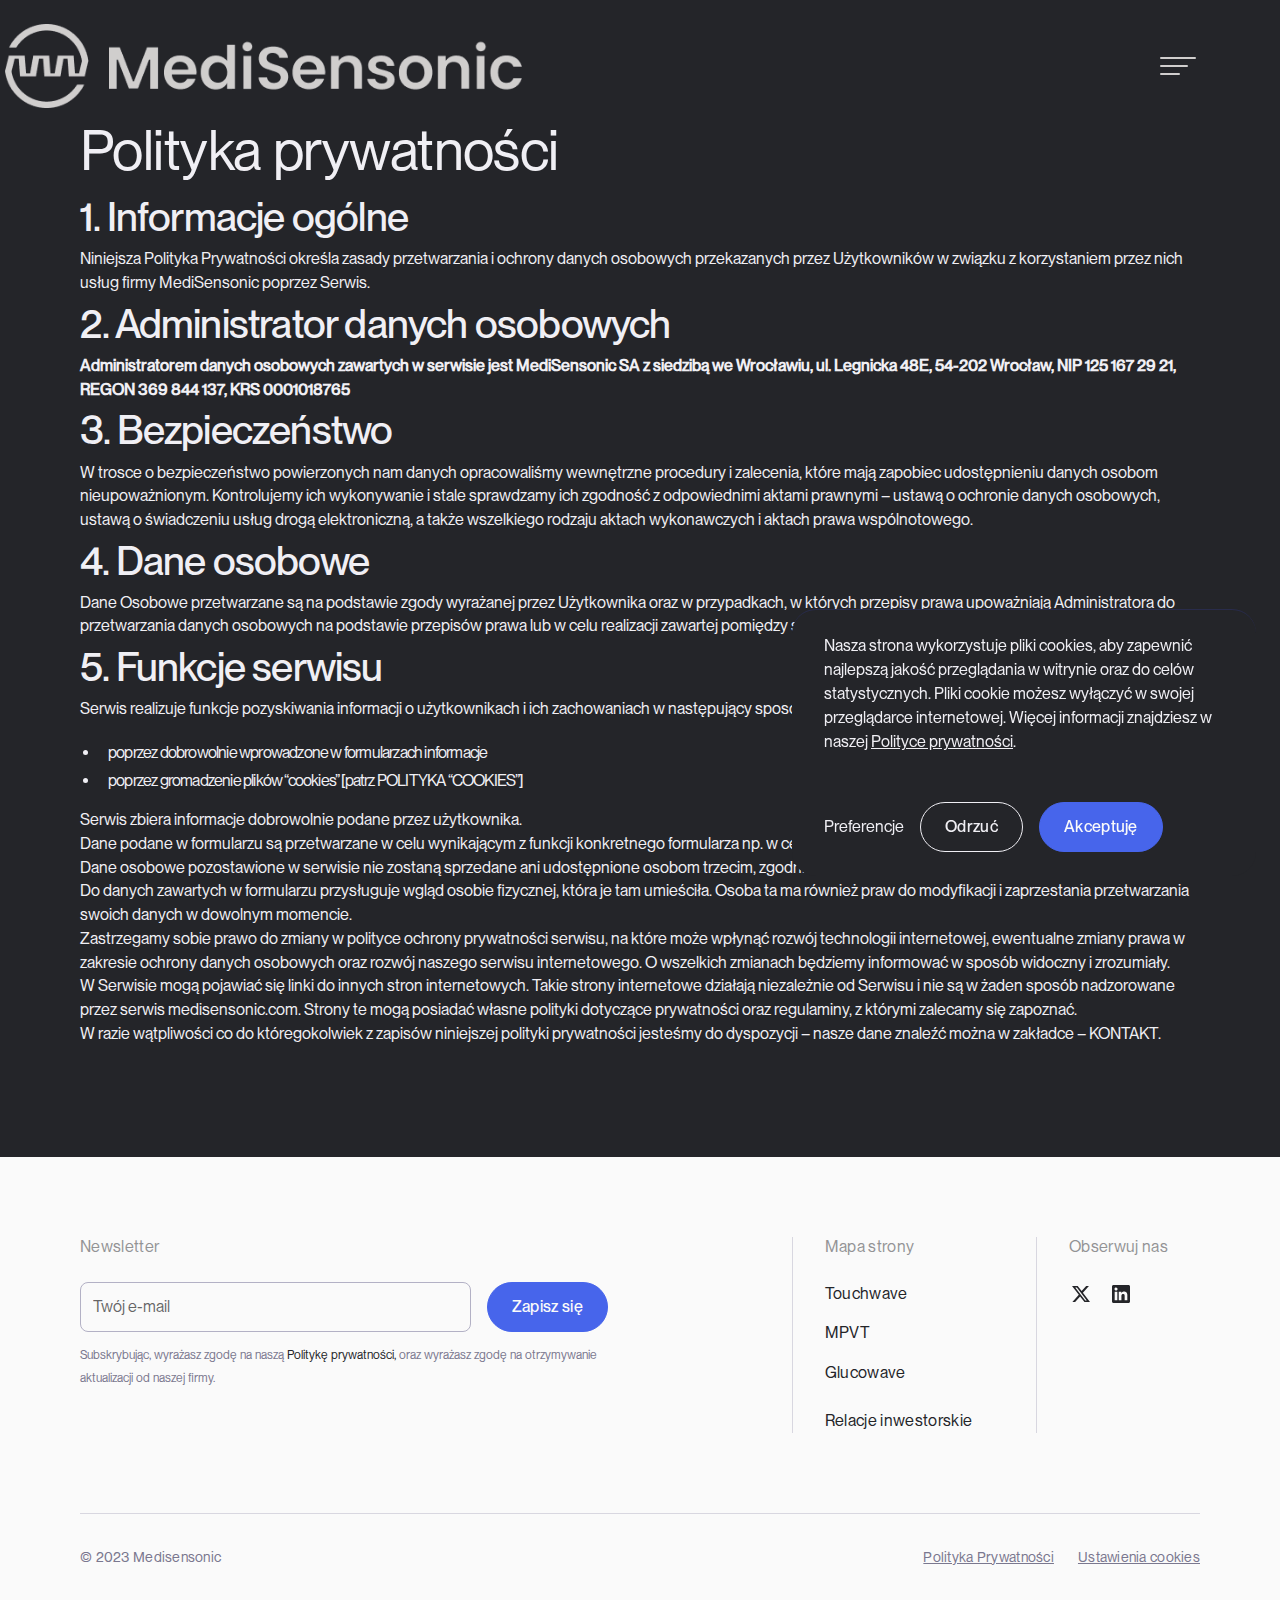
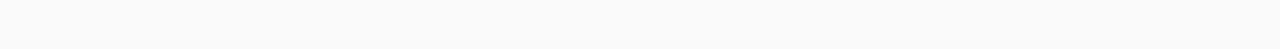
<file: polityka-prywatnosci.html>
﻿<!DOCTYPE html><!-- Last Published: Fri Oct 27 2023 11:36:39 GMT+0000 (Coordinated Universal Time) --><html data-wf-domain="www.medisensonic.com" data-wf-page="652d2681d2babd3eb212f0f9" data-wf-site="64eca49c2dc18141bcf98b46"><head><meta charset="utf-8"><title>Polityka prywatności</title><meta content="Polityka prywatności" property="og:title"><meta content="Polityka prywatności" property="twitter:title"><meta content="width=device-width, initial-scale=1" name="viewport"><link href="64eca49c2dc18141bcf98b46/css/medisensonic.webflow.775ba9db1.min.css" rel="stylesheet" type="text/css"><script type="text/javascript">!function(o,c){var n=c.documentElement,t=" w-mod-";n.className+=t+"js",("ontouchstart"in o||o.DocumentTouch&&c instanceof DocumentTouch)&&(n.className+=t+"touch")}(window,document);</script><link href="64eca49c2dc18141bcf98b46/64fb3a8dc3bc01e6f7c09ead_favocion-small.png" rel="shortcut icon" type="image/x-icon"><link href="64eca49c2dc18141bcf98b46/64fb3a9034a0e21d0aaf8ba2_favicon-big.png" rel="apple-touch-icon"><script async="" src="gtag/js?id=G-CFC1NN5RGK"></script><script type="text/javascript">window.dataLayer = window.dataLayer || [];function gtag(){dataLayer.push(arguments);}gtag('js', new Date());gtag('set', 'developer_id.dZGVlNj', true);gtag('config', 'G-CFC1NN5RGK');</script><!-- Please keep this css code to improve the font quality-->
<style>
  * {
  -webkit-font-smoothing: antialiased;
  -moz-osx-font-smoothing: grayscale;
  -o-font-smoothing: antialiased;
}
  
  
[text-split] {opacity: 0;}
html.w-editor [text-split] {opacity: 1;}

.word {
	overflow: hidden;
  padding-bottom: 0.1em;
  margin-bottom: -0.1em;
  transform-origin: bottom;
  line-height: 110% !important;
}
  
.reveal-text span {
 opacity:0.1
}
  
.navbar_menu_top::-webkit-scrollbar {
  display: none !important;
}
</style>


<!-- Finsweet Cookie Consent -->
<script async="" src="npm/%40finsweet/cookie-consent%401/fs-cc.js" fs-cc-mode="informational"></script>


<!-- [Attributes by Finsweet] Link blocks in editor -->
<script defer="" src="npm/%40finsweet/attributes-linkblockedit%401/linkblockedit.js"></script>

<script type="text/javascript" src="weglot.min.js"></script>
<script>
    Weglot.initialize({
        api_key: 'wg_7971ab3b52962dfb8f910acb5fd98cc20'
    });
</script>


<script type="text/javascript">window.__WEBFLOW_CURRENCY_SETTINGS = {"currencyCode":"USD","symbol":"$","decimal":".","fractionDigits":2,"group":",","template":"{{wf {\"path\":\"symbol\",\"type\":\"PlainText\"} }} {{wf {\"path\":\"amount\",\"type\":\"CommercePrice\"} }} {{wf {\"path\":\"currencyCode\",\"type\":\"PlainText\"} }}","hideDecimalForWholeNumbers":false};</script></head><body><div class="page-wrapper"><nav class="navbar"><div class="navbar_component"><div class="navbar_container"><a href="index.htm" class="navbar_logo-link w-inline-block"><img src="64eca49c2dc18141bcf98b46/64f1f01215ab491aaadbdbc5_MediSensonic-Logo.png" loading="lazy" alt="" class="navbar1_logo"></a><div class="navbar_menu"><div class="navbar_menu_top"><div data-w-id="d8dbd8f5-ab7c-da0f-f340-40e1e971e3d8" class="navbar-link is-dropdown"><p class="heading-style-h3-2">Produkty</p><div class="icon-embed-medium w-embed"><svg width="48" height="49" viewbox="0 0 48 49" fill="none" xmlns="http://www.w3.org/2000/svg">
<g opacity="0.48">
<path d="M24.04 9.21826L24.04 39.1983" stroke="CurrentColor" stroke-width="2" stroke-linecap="round" stroke-linejoin="round"></path>
<path d="M36.0239 27.2241L23.9999 39.2981L11.9759 27.2241" stroke="CurrentColor" stroke-width="2" stroke-linecap="round" stroke-linejoin="round"></path>
</g>
</svg></div></div><div class="w-dyn-list"><div role="list" class="navbar_sublinks-wrapper w-dyn-items"><div role="listitem" class="navbar-link is-sublink w-dyn-item"><a href="product/touchwave.html" class="heading-style-h3 is-navbar-link">Touchwave</a></div><div role="listitem" class="navbar-link is-sublink w-dyn-item"><a href="product/mpvt.html" class="heading-style-h3 is-navbar-link">MPVT</a></div><div role="listitem" class="navbar-link is-sublink w-dyn-item"><a href="product/glucowave.html" class="heading-style-h3 is-navbar-link">Glucowave</a></div></div></div><a href="o-nas.html" class="navbar-link is-dropdown w-inline-block"><p class="heading-style-h3-2">O nas</p></a><a href="inwestorzy.html" class="navbar-link is-dropdown w-inline-block"><p class="heading-style-h3-2">Relacje inwestorskie</p></a><a href="kontakt.html" class="navbar-link is-dropdown w-inline-block"><p class="heading-style-h3-2">Kontakt</p></a></div><div class="navbar_menu_bottom"><div class="language_switcher-wrapper"></div><div class="navbar_social-links_wrapper"><a href="https://twitter.com/Medisensonic" target="_blank" class="footer_social-link w-inline-block"><div class="icon-embed-xsmall w-embed"><svg width="100%" height="100%" viewbox="0 0 24 24" fill="none" xmlns="http://www.w3.org/2000/svg">
<path d="M17.1761 4H19.9362L13.9061 10.7774L21 20H15.4456L11.0951 14.4066L6.11723 20H3.35544L9.80517 12.7508L3 4H8.69545L12.6279 9.11262L17.1761 4ZM16.2073 18.3754H17.7368L7.86441 5.53928H6.2232L16.2073 18.3754Z" fill="CurrentColor"></path>
</svg></div></a><a href="https://www.linkedin.com/company/medisensonic/" target="_blank" class="footer_social-link w-inline-block"><div class="icon-embed-xsmall w-embed"><svg width="100%" height="100%" viewbox="0 0 24 24" fill="none" xmlns="http://www.w3.org/2000/svg">
<path fill-rule="evenodd" clip-rule="evenodd" d="M4.5 3C3.67157 3 3 3.67157 3 4.5V19.5C3 20.3284 3.67157 21 4.5 21H19.5C20.3284 21 21 20.3284 21 19.5V4.5C21 3.67157 20.3284 3 19.5 3H4.5ZM8.52076 7.00272C8.52639 7.95897 7.81061 8.54819 6.96123 8.54397C6.16107 8.53975 5.46357 7.90272 5.46779 7.00413C5.47201 6.15897 6.13998 5.47975 7.00764 5.49944C7.88795 5.51913 8.52639 6.1646 8.52076 7.00272ZM12.2797 9.76176H9.75971H9.7583V18.3216H12.4217V18.1219C12.4217 17.742 12.4214 17.362 12.4211 16.9819V16.9818V16.9816V16.9815V16.9812C12.4203 15.9674 12.4194 14.9532 12.4246 13.9397C12.426 13.6936 12.4372 13.4377 12.5005 13.2028C12.7381 12.3253 13.5271 11.7586 14.4074 11.8979C14.9727 11.9864 15.3467 12.3141 15.5042 12.8471C15.6013 13.1803 15.6449 13.5389 15.6491 13.8863C15.6605 14.9339 15.6589 15.9815 15.6573 17.0292V17.0294C15.6567 17.3992 15.6561 17.769 15.6561 18.1388V18.3202H18.328V18.1149C18.328 17.6629 18.3278 17.211 18.3275 16.7591V16.759V16.7588C18.327 15.6293 18.3264 14.5001 18.3294 13.3702C18.3308 12.8597 18.276 12.3563 18.1508 11.8627C17.9638 11.1286 17.5771 10.5211 16.9485 10.0824C16.5027 9.77019 16.0133 9.5691 15.4663 9.5466C15.404 9.54401 15.3412 9.54062 15.2781 9.53721L15.2781 9.53721L15.2781 9.53721C14.9984 9.52209 14.7141 9.50673 14.4467 9.56066C13.6817 9.71394 13.0096 10.0641 12.5019 10.6814C12.4429 10.7522 12.3852 10.8241 12.2991 10.9314L12.2991 10.9315L12.2797 10.9557V9.76176ZM5.68164 18.3244H8.33242V9.76733H5.68164V18.3244Z" fill="CurrentColor"></path>
</svg></div></a></div></div></div><a data-w-id="d8dbd8f5-ab7c-da0f-f340-40e1e971e3f3" href="#" class="navbar_menu-button w-inline-block"><div class="menu-icon"><div class="menu-icon_line-top"></div><div class="menu-icon_line-middle"><div class="menu-icon_line-middle-inner-2"></div></div><div class="menu-icon_line-bottom"></div></div></a></div></div><div data-w-id="d8dbd8f5-ab7c-da0f-f340-40e1e971e3f9" class="menu_blur_overlay"></div></nav><main class="main-wrapper"><div class="section_privacy-policy"><div class="padding-global"><div class="container-large"><div class="padding-section-large"><h1 class="heading-style-h1">Polityka prywatności</h1><div class="w-richtext"><h3>1. Informacje ogólne</h3><p>Niniejsza Polityka Prywatności określa zasady przetwarzania i ochrony danych osobowych przekazanych przez Użytkowników w związku z korzystaniem przez nich usług firmy MediSensonic poprzez Serwis.</p><p> </p><h3>2. Administrator danych osobowych</h3><p><strong>Administratorem danych osobowych zawartych w serwisie jest MediSensonic SA z siedzibą we Wrocławiu, ul. Legnicka 48E, 54-202 Wrocław, NIP 125 167 29 21, REGON 369 844 137, KRS 0001018765</strong></p><p> </p><h3>3. Bezpieczeństwo</h3><p>W trosce o bezpieczeństwo powierzonych nam danych opracowaliśmy wewnętrzne procedury i zalecenia, które mają zapobiec udostępnieniu danych osobom nieupoważnionym. Kontrolujemy ich wykonywanie i stale sprawdzamy ich zgodność z odpowiednimi aktami prawnymi – ustawą o ochronie danych osobowych, ustawą o świadczeniu usług drogą elektroniczną, a także wszelkiego rodzaju aktach wykonawczych i aktach prawa wspólnotowego.</p><p> </p><h3>4. Dane osobowe</h3><p>Dane Osobowe przetwarzane są na podstawie zgody wyrażanej przez Użytkownika oraz w przypadkach, w których przepisy prawa upoważniają Administratora do przetwarzania danych osobowych na podstawie przepisów prawa lub w celu realizacji zawartej pomiędzy stronami umowy.</p><p> </p><h3>5. Funkcje serwisu</h3><p>Serwis realizuje funkcje pozyskiwania informacji o użytkownikach i ich zachowaniach w następujący sposób:</p><ul role="list"><li>poprzez dobrowolnie wprowadzone w formularzach informacje</li><li>poprzez gromadzenie plików “cookies” [patrz POLITYKA “COOKIES”]</li></ul><p>Serwis zbiera informacje dobrowolnie podane przez użytkownika.</p><p>Dane podane w formularzu są przetwarzane w celu wynikającym z funkcji konkretnego formularza np. w celu dokonania procesu obsługi kontaktu informacyjnego.</p><p>Dane osobowe pozostawione w serwisie nie zostaną sprzedane ani udostępnione osobom trzecim, zgodnie z przepisami Ustawy o ochronie danych osobowych.</p><p>Do danych zawartych w formularzu przysługuje wgląd osobie fizycznej, która je tam umieściła. Osoba ta ma również praw do modyfikacji i zaprzestania przetwarzania swoich danych w dowolnym momencie.</p><p>Zastrzegamy sobie prawo do zmiany w polityce ochrony prywatności serwisu, na które może wpłynąć rozwój technologii internetowej, ewentualne zmiany prawa w zakresie ochrony danych osobowych oraz rozwój naszego serwisu internetowego. O wszelkich zmianach będziemy informować w sposób widoczny i zrozumiały.</p><p>W Serwisie mogą pojawiać się linki do innych stron internetowych. Takie strony internetowe działają niezależnie od Serwisu i nie są w żaden sposób nadzorowane przez serwis medisensonic.com. Strony te mogą posiadać własne polityki dotyczące prywatności oraz regulaminy, z którymi zalecamy się zapoznać.</p><p>W razie wątpliwości co do któregokolwiek z zapisów niniejszej polityki prywatności jesteśmy do dyspozycji – nasze dane znaleźć można w zakładce – KONTAKT.</p></div></div></div></div></div><div class="container-large"></div></main><footer id="footer" class="footer1_component"><div class="padding-global"><div class="container-large"><div class="padding-vertical padding-xxlarge"><div class="footer_content_wrapper"><div id="w-node-e943de12-8aec-5b7e-239a-6a2b04e24324-7cf41c98" class="footer_column"><div class="footer-newsletter-wrapper"><div class="footer-top_heading-wrapper"><div class="heading-style-h6">Newsletter</div></div><div id="w-node-_7de32291-2eff-3808-7053-b30e67a3838b-7cf41c98" class="footer_form-block w-form"><form id="wf-form-Newsletter-Footer-Form" name="wf-form-Newsletter-Footer-Form" data-name="Newsletter Footer Form" action="https://medisensonic.us8.list-manage.com/subscribe/post?u=e43e45f454089e517e84f0751&amp;amp;id=c94a2456b8&amp;amp;f_id=009777e0f0" method="post" class="footer_form" data-wf-page-id="652d2681d2babd3eb212f0f9" data-wf-element-id="7de32291-2eff-3808-7053-b30e67a3838c"><input type="email" class="form-input w-input" maxlength="256" name="Email-3" data-name="Email 3" placeholder="Twój e-mail" id="Email-3" required=""><input type="submit" value="Zapisz się" data-wait="Czekaj..." id="w-node-_7de32291-2eff-3808-7053-b30e67a3838e-7cf41c98" class="button w-button"></form><div class="text-size-tiny text-color-violet300">Subskrybując, wyrażasz zgodę na naszą <a href="polityka-prywatnosci.html" aria-current="page" class="w--current">Politykę prywatności, </a>oraz<a href="polityka-prywatnosci.html" aria-current="page" class="w--current"> </a>wyrażasz zgodę na otrzymywanie aktualizacji od naszej firmy.</div><div class="success-message w-form-done"><div class="text-size-regular">Dziękujemy za zapisanie się do naszego newslettera!</div></div><div class="error-message w-form-fail"><div class="text-size-regular">Ups! Coś poszło nie tak.</div></div></div></div><div class="footer-right-wrapper"><div class="footer-divider"></div><div class="footer_link-list"><div class="heading-style-h6">Mapa strony</div><div class="w-dyn-list"><div role="list" class="footer_links_wrapper w-dyn-items"><div role="listitem" class="w-dyn-item"><a href="product/touchwave.html" class="text-size-regular">Touchwave</a></div><div role="listitem" class="w-dyn-item"><a href="product/mpvt.html" class="text-size-regular">MPVT</a></div><div role="listitem" class="w-dyn-item"><a href="product/glucowave.html" class="text-size-regular">Glucowave</a></div></div></div><a href="inwestorzy.html" class="text-size-regular">Relacje inwestorskie</a></div><div class="footer-divider"></div><div class="footer_link-list is-sm"><div class="heading-style-h6">Obserwuj nas</div><div class="footer_social-links_wrapper"><a href="https://twitter.com/Medisensonic" target="_blank" class="footer_social-link w-inline-block"><div class="icon-embed-xsmall w-embed"><svg width="100%" height="100%" viewbox="0 0 24 24" fill="none" xmlns="http://www.w3.org/2000/svg">
<path d="M17.1761 4H19.9362L13.9061 10.7774L21 20H15.4456L11.0951 14.4066L6.11723 20H3.35544L9.80517 12.7508L3 4H8.69545L12.6279 9.11262L17.1761 4ZM16.2073 18.3754H17.7368L7.86441 5.53928H6.2232L16.2073 18.3754Z" fill="CurrentColor"></path>
</svg></div></a><a href="https://www.linkedin.com/company/medisensonic/" target="_blank" class="footer_social-link w-inline-block"><div class="icon-embed-xsmall w-embed"><svg width="100%" height="100%" viewbox="0 0 24 24" fill="none" xmlns="http://www.w3.org/2000/svg">
<path fill-rule="evenodd" clip-rule="evenodd" d="M4.5 3C3.67157 3 3 3.67157 3 4.5V19.5C3 20.3284 3.67157 21 4.5 21H19.5C20.3284 21 21 20.3284 21 19.5V4.5C21 3.67157 20.3284 3 19.5 3H4.5ZM8.52076 7.00272C8.52639 7.95897 7.81061 8.54819 6.96123 8.54397C6.16107 8.53975 5.46357 7.90272 5.46779 7.00413C5.47201 6.15897 6.13998 5.47975 7.00764 5.49944C7.88795 5.51913 8.52639 6.1646 8.52076 7.00272ZM12.2797 9.76176H9.75971H9.7583V18.3216H12.4217V18.1219C12.4217 17.742 12.4214 17.362 12.4211 16.9819V16.9818V16.9816V16.9815V16.9812C12.4203 15.9674 12.4194 14.9532 12.4246 13.9397C12.426 13.6936 12.4372 13.4377 12.5005 13.2028C12.7381 12.3253 13.5271 11.7586 14.4074 11.8979C14.9727 11.9864 15.3467 12.3141 15.5042 12.8471C15.6013 13.1803 15.6449 13.5389 15.6491 13.8863C15.6605 14.9339 15.6589 15.9815 15.6573 17.0292V17.0294C15.6567 17.3992 15.6561 17.769 15.6561 18.1388V18.3202H18.328V18.1149C18.328 17.6629 18.3278 17.211 18.3275 16.7591V16.759V16.7588C18.327 15.6293 18.3264 14.5001 18.3294 13.3702C18.3308 12.8597 18.276 12.3563 18.1508 11.8627C17.9638 11.1286 17.5771 10.5211 16.9485 10.0824C16.5027 9.77019 16.0133 9.5691 15.4663 9.5466C15.404 9.54401 15.3412 9.54062 15.2781 9.53721L15.2781 9.53721L15.2781 9.53721C14.9984 9.52209 14.7141 9.50673 14.4467 9.56066C13.6817 9.71394 13.0096 10.0641 12.5019 10.6814C12.4429 10.7522 12.3852 10.8241 12.2991 10.9314L12.2991 10.9315L12.2797 10.9557V9.76176ZM5.68164 18.3244H8.33242V9.76733H5.68164V18.3244Z" fill="CurrentColor"></path>
</svg></div></a></div></div></div></div><div class="footer-divider is-horizontal"></div></div><div class="padding-top padding-medium"><div class="footer1_bottom-wrapper"><div class="text-size-small text-color-violet300">© 2023 Medisensonic</div><div class="w-layout-grid footer1_legal-list"><a href="polityka-prywatnosci.html" aria-current="page" class="text-size-small text-style-link text-color-violet300 w--current">Polityka Prywatności</a><a fs-cc="open-preferences" href="#" class="text-size-small text-style-link text-color-violet300">Ustawienia cookies</a></div></div></div></div></div></div></footer><div class="global-styles w-embed"><style>
.aspect-ratio-1
{
	aspect-ratio: 1 !important;
}

.aspect-ratio-4-5
{
	aspect-ratio: 4/5 !important;
}

html.no-scroll
{
   overflow: hidden;
}

.page-wrapper
{
   overflow: clip;
]



/* Focus state style for keyboard navigation for the focusable elements */
*[tabindex]:focus-visible,
  input[type="file"]:focus-visible {
   outline: 0.125rem solid #4d65ff;
   outline-offset: 0.125rem;
}

/* Get rid of top margin on first element in any rich text element */
.w-richtext > :not(div):first-child, .w-richtext > div:first-child > :first-child {
  margin-top: 0 !important;
}

/* Get rid of bottom margin on last element in any rich text element */
.w-richtext>:last-child, .w-richtext ol li:last-child, .w-richtext ul li:last-child {
	margin-bottom: 0 !important;
}

/* Prevent all click and hover interaction with an element */
.pointer-events-off {
	pointer-events: none;
}

/* Enables all click and hover interaction with an element */
.pointer-events-on {
  pointer-events: auto;
}

/* Create a class of .div-square which maintains a 1:1 dimension of a div */
.div-square::after {
	content: "";
	display: block;
	padding-bottom: 100%;
}

/* Make sure containers never lose their center alignment */
.container-medium,.container-small, .container-large {
	margin-right: auto !important;
  margin-left: auto !important;
}

/* 
Make the following elements inherit typography styles from the parent and not have hardcoded values. 
Important: You will not be able to style for example "All Links" in Designer with this CSS applied.
Uncomment this CSS to use it in the project. Leave this message for future hand-off.
*/
/*
a,
.w-input,
.w-select,
.w-tab-link,
.w-nav-link,
.w-dropdown-btn,
.w-dropdown-toggle,
.w-dropdown-link {
  color: inherit;
  text-decoration: inherit;
  font-size: inherit;
}
*/

/* Apply "..." after 3 lines of text */
.text-style-3lines {
	display: -webkit-box;
	overflow: hidden;
	-webkit-line-clamp: 3;
	-webkit-box-orient: vertical;
}

/* Apply "..." after 2 lines of text */
.text-style-2lines {
	display: -webkit-box;
	overflow: hidden;
	-webkit-line-clamp: 2;
	-webkit-box-orient: vertical;
}

/* Adds inline flex display */
.display-inlineflex {
  display: inline-flex;
}

/* These classes are never overwritten */
.hide {
  display: none !important;
}

@media screen and (max-width: 991px) {
    .hide, .hide-tablet {
        display: none !important;
    }
}
  @media screen and (max-width: 767px) {
    .hide-mobile-landscape{
      display: none !important;
    }
}
  @media screen and (max-width: 479px) {
    .hide-mobile{
      display: none !important;
    }
}
 
.margin-0 {
  margin: 0rem !important;
}
  
.padding-0 {
  padding: 0rem !important;
}

.spacing-clean {
padding: 0rem !important;
margin: 0rem !important;
}

.margin-top {
  margin-right: 0rem !important;
  margin-bottom: 0rem !important;
  margin-left: 0rem !important;
}

.padding-top {
  padding-right: 0rem !important;
  padding-bottom: 0rem !important;
  padding-left: 0rem !important;
}
  
.margin-right {
  margin-top: 0rem !important;
  margin-bottom: 0rem !important;
  margin-left: 0rem !important;
}

.padding-right {
  padding-top: 0rem !important;
  padding-bottom: 0rem !important;
  padding-left: 0rem !important;
}

.margin-bottom {
  margin-top: 0rem !important;
  margin-right: 0rem !important;
  margin-left: 0rem !important;
}

.padding-bottom {
  padding-top: 0rem !important;
  padding-right: 0rem !important;
  padding-left: 0rem !important;
}

.margin-left {
  margin-top: 0rem !important;
  margin-right: 0rem !important;
  margin-bottom: 0rem !important;
}
  
.padding-left {
  padding-top: 0rem !important;
  padding-right: 0rem !important;
  padding-bottom: 0rem !important;
}
  
.margin-horizontal {
  margin-top: 0rem !important;
  margin-bottom: 0rem !important;
}

.padding-horizontal {
  padding-top: 0rem !important;
  padding-bottom: 0rem !important;
}

.margin-vertical {
  margin-right: 0rem !important;
  margin-left: 0rem !important;
}
  
.padding-vertical {
  padding-right: 0rem !important;
  padding-left: 0rem !important;
}

/* Apply "..." at 100% width */
.truncate-width { 
		width: 100%; 
    white-space: nowrap; 
    overflow: hidden; 
    text-overflow: ellipsis; 
}
/* Removes native scrollbar */
.no-scrollbar {
    -ms-overflow-style: none;
    overflow: -moz-scrollbars-none; 
}

.no-scrollbar::-webkit-scrollbar {
    display: none;
}
</style></div><div class="set-all-components-to-display-none-and-use-this-div-to-create-a-symbol"><div fs-cc="banner" class="fs-cc-banner_component"><div class="fs-cc-banner_container"><div class="fs-cc-banner_text">Nasza strona wykorzystuje pliki cookies, aby zapewnić najlepszą jakość przeglądania w witrynie oraz do celów statystycznych. Pliki cookie możesz wyłączyć w swojej przeglądarce internetowej. Więcej informacji znajdziesz w naszej <a href="polityka-prywatnosci.html" aria-current="page" class="text-style-link text-color-violet100 w--current">Polityce prywatności</a>.</div><div class="fs-cc-banner_buttons-wrapper"><a fs-cc="open-preferences" href="#" class="fs-cc-banner_text-link">Preferencje</a><a fs-cc="deny" href="#" class="button is-secondary is-alternate w-button">Odrzuć</a><a fs-cc="allow" href="#" class="button is-full-width-mobile w-button">Akceptuję</a></div></div><div fs-cc="interaction" class="fs-cc-banner_trigger"></div></div><div fs-cc-scroll="disable" fs-cc="preferences" class="fs-cc-prefs_component w-form"><form id="cookie-preferences" name="wf-form-Cookie-Preferences" data-name="Cookie Preferences" method="get" class="fs-cc-prefs_form" data-wf-page-id="652d2681d2babd3eb212f0f9" data-wf-element-id="7b2ad919-3675-3b5d-82cc-b7c39fa0a73e"><div fs-cc="close" class="fs-cc-prefs_close"><div class="fs-cc-prefs_close-icon w-embed"><svg fill="currentColor" aria-hidden="true" focusable="false" viewbox="0 0 16 24">
	<path d="M9.414 8l4.293-4.293-1.414-1.414L8 6.586 3.707 2.293 2.293 3.707 6.586 8l-4.293 4.293 1.414 1.414L8 9.414l4.293 4.293 1.414-1.414L9.414 8z"></path>
</svg></div></div><div class="fs-cc-prefs_content"><div class="fs-cc-prefs_space-small"><div class="fs-cc-prefs_title">Centrum preferencji prywatności</div></div><div class="fs-cc-prefs_space-small"><div class="fs-cc-prefs_text">Serwis zbiera w sposób automatyczny tylko informacje zawarte w plikach cookies.<br>Pliki (cookies) są plikami tekstowymi, które przechowywane są w urządzeniu końcowym użytkownika serwisu. Przeznaczone są do korzystania ze stron serwisu. Przede wszystkim zawierają nazwę strony internetowej swojego pochodzenia, swój unikalny numer, czas przechowywania na urządzeniu końcowym.<br>Operator serwisu jest podmiotem zamieszczającym na urządzeniu końcowym swojego użytkownika pliki cookies oraz mającym do nich dostęp.</div></div><div class="fs-cc-prefs_space-medium"><a fs-cc="deny" href="#" class="button is-secondary is-alternate is-small w-button">Odrzuć wszystko</a><a fs-cc="allow" href="#" class="button is-small w-button">Akceptuję wszystko</a></div><div class="fs-cc-prefs_space-small"><div class="fs-cc-prefs_title">Zarządzanie preferencjami zgody według kategorii</div></div><div class="fs-cc-prefs_option"><div class="fs-cc-prefs_toggle-wrapper"><div class="fs-cc-prefs_label">Podstawowe</div><div class="fs-cc-prefs_text"><strong>Zawsze aktywne</strong></div></div><div class="fs-cc-prefs_text">Te elementy są wymagane, aby umożliwić podstawową funkcjonalność witryny.</div></div><div class="fs-cc-prefs_option"><div class="fs-cc-prefs_toggle-wrapper"><div class="fs-cc-prefs_label">Marketing</div><label class="w-checkbox fs-cc-prefs_checkbox-field"><input type="checkbox" id="marketing-2" name="marketing-2" data-name="Marketing 2" fs-cc-checkbox="marketing" class="w-checkbox-input fs-cc-prefs_checkbox"><span for="marketing-2" class="fs-cc-prefs_checkbox-label w-form-label">Essential</span><div class="fs-cc-prefs_toggle"></div></label></div><div class="fs-cc-prefs_text">Elementy te są wykorzystywane do dostarczania reklam, które są bardziej dopasowane do użytkownika i jego zainteresowań. Mogą być również wykorzystywane do ograniczania liczby wyświetleń reklamy i mierzenia skuteczności kampanii reklamowych. Sieci reklamowe zazwyczaj umieszczają je za zgodą operatora witryny.</div></div><div class="fs-cc-prefs_option"><div class="fs-cc-prefs_toggle-wrapper"><div class="fs-cc-prefs_label">Personalizacja</div><label class="w-checkbox fs-cc-prefs_checkbox-field"><input type="checkbox" id="personalization-2" name="personalization-2" data-name="Personalization 2" fs-cc-checkbox="personalization" class="w-checkbox-input fs-cc-prefs_checkbox"><span for="personalization-2" class="fs-cc-prefs_checkbox-label w-form-label">Essential</span><div class="fs-cc-prefs_toggle"></div></label></div><div class="fs-cc-prefs_text">Elementy te pozwalają witrynie zapamiętać wybory dokonane przez użytkownika (takie jak nazwa użytkownika, język lub region, w którym się znajduje) i zapewnić ulepszone, bardziej spersonalizowane funkcje. Na przykład witryna internetowa może dostarczać użytkownikowi lokalne prognozy pogody lub informacje o ruchu drogowym, przechowując dane o jego bieżącej lokalizacji.</div></div><div class="fs-cc-prefs_option"><div class="fs-cc-prefs_toggle-wrapper"><div class="fs-cc-prefs_label">Analityka</div><label class="w-checkbox fs-cc-prefs_checkbox-field"><input type="checkbox" id="analytics-2" name="analytics-2" data-name="Analytics 2" fs-cc-checkbox="analytics" class="w-checkbox-input fs-cc-prefs_checkbox"><span for="analytics-2" class="fs-cc-prefs_checkbox-label w-form-label">Essential</span><div class="fs-cc-prefs_toggle"></div></label></div><div class="fs-cc-prefs_text">Elementy te pomagają operatorowi witryny zrozumieć, w jaki sposób działa jego witryna, w jaki sposób odwiedzający wchodzą w interakcję z witryną i czy mogą występować problemy techniczne. Ten typ pamięci masowej zazwyczaj nie gromadzi informacji identyfikujących odwiedzającego.</div></div><div class="fs-cc-prefs_buttons-wrapper"><a fs-cc="submit" href="#" class="button is-small w-button">Potwierdź preferencje i zamknij</a></div><input type="submit" value="Submit" data-wait="Please wait..." class="fs-cc-prefs_submit-hide w-button"><div class="w-embed"><style>
/* smooth scrolling on iOS devices */
.fs-cc-prefs_content{-webkit-overflow-scrolling: touch}
</style></div></div></form><div class="w-form-done"></div><div class="w-form-fail"></div><div fs-cc="close" class="fs-cc-prefs_overlay"></div><div fs-cc="interaction" class="fs-cc-prefs_trigger"></div></div></div></div><script src="js/jquery-3.5.1.min.dc5e7f18c8.js?site=64eca49c2dc18141bcf98b46" type="text/javascript" integrity="sha256-9/aliU8dGd2tb6OSsuzixeV4y/faTqgFtohetphbbj0=" crossorigin="anonymous"></script><script src="64eca49c2dc18141bcf98b46/js/webflow.299d4db32.js" type="text/javascript"></script><script src='ajax/libs/jquery/2.1.3/jquery.min.js'></script>
<script src='ajax/libs/waypoints/2.0.3/waypoints.min.js'></script>
<script src='jquery.counterup/1.0/jquery.counterup.min.js'></script>

<script>
$('.counterup').counterUp({
   delay: 10,
   time: 1000
});
</script>

<script>
const paragraphs = Array.from(document.querySelectorAll('.reveal-text'));
paragraphs.forEach(paragraph => {
  const pArray = paragraph.textContent.split('');
  const htmlString = pArray.map(char => `<span>${char}</span>`).join('');
  paragraph.innerHTML = htmlString;
});
function revealSpans() {
  const spans = Array.from(document.querySelectorAll('.reveal-text span'));
  spans.forEach(span => {
    if (span.parentElement.getBoundingClientRect().top < window.innerHeight / 2) {
      const { left, top } = span.getBoundingClientRect();
      const adjustedTop = top - (window.innerHeight * 0.5);
      const opacityValue = Math.max(0.1, Math.min(1, 1 - ((adjustedTop * 0.01) + (left * 0.001)))).toFixed(3);
      span.style.opacity = opacityValue;	
    }	
  });
}
window.addEventListener('scroll', revealSpans);	
revealSpans();
</script>











<script src="split-type%400.3.4/umd/index.min.js"></script>
<script src="ajax/libs/gsap/3.11.3/gsap.min.js"></script>
<script src="ajax/libs/gsap/3.11.3/ScrollTrigger.min.js"></script>
<script>
window.addEventListener("DOMContentLoaded", (event) => {
  // Split text into spans
  let typeSplit = new SplitType("[text-split]", {
    types: "words, chars",
    tagName: "span"
  });

  // Link timelines to scroll position
  function createScrollTrigger(triggerElement, timeline) {
    // Reset tl when scroll out of view past bottom of screen
    ScrollTrigger.create({
      trigger: triggerElement,
      start: "top bottom",
      onLeaveBack: () => {
        timeline.progress(0);
        timeline.pause();
      }
    });
    // Play tl when scrolled into view (60% from top of screen)
    ScrollTrigger.create({
      trigger: triggerElement,
      start: "top 60%",
      onEnter: () => timeline.play()
    });
  }

  $("[words-slide-up]").each(function (index) {
    let tl = gsap.timeline({ paused: true });
    tl.from($(this).find(".word"), { opacity: 0, yPercent: 100, duration: 0.5, ease: "back.out(2)", stagger: { amount: 0.5 } });
    createScrollTrigger($(this), tl);
  });

  $("[words-rotate-in]").each(function (index) {
    let tl = gsap.timeline({ paused: true });
    tl.set($(this).find(".word"), { transformPerspective: 1000 });
    tl.from($(this).find(".word"), { rotationX: -90, duration: 0.6, ease: "power2.out", stagger: { amount: 0.6 } });
    createScrollTrigger($(this), tl);
  });

  $("[words-slide-from-right]").each(function (index) {
    let tl = gsap.timeline({ paused: true });
    tl.from($(this).find(".word"), { opacity: 0, x: "1em", duration: 0.6, ease: "power2.out", stagger: { amount: 0.2 } });
    createScrollTrigger($(this), tl);
  });

  $("[letters-slide-up]").each(function (index) {
    let tl = gsap.timeline({ paused: true });
    tl.from($(this).find(".char"), { yPercent: 100, duration: 0.2, ease: "power1.out", stagger: { amount: 0.6 } });
    createScrollTrigger($(this), tl);
  });

  $("[letters-slide-down]").each(function (index) {
    let tl = gsap.timeline({ paused: true });
    tl.from($(this).find(".char"), { yPercent: -120, duration: 0.3, ease: "power1.out", stagger: { amount: 0.7 } });
    createScrollTrigger($(this), tl);
  });

  $("[letters-fade-in]").each(function (index) {
    let tl = gsap.timeline({ paused: true });
    tl.from($(this).find(".char"), { opacity: 0, duration: 0.2, ease: "power1.out", stagger: { amount: 0.8 } });
    createScrollTrigger($(this), tl);
  });

  $("[letters-fade-in-random]").each(function (index) {
    let tl = gsap.timeline({ paused: true });
    tl.from($(this).find(".char"), { opacity: 0, duration: 0.05, ease: "power1.out", stagger: { amount: 0.4, from: "random" } });
    createScrollTrigger($(this), tl);
  });

  $("[scrub-each-word]").each(function (index) {
    let tl = gsap.timeline({
      scrollTrigger: {
        trigger: $(this),
        start: "top 90%",
        end: "top center",
        scrub: true
      }
    });
    tl.from($(this).find(".word"), { opacity: 0.2, duration: 0.2, ease: "power1.out", stagger: { each: 0.4 } });
  });

  // Avoid flash of unstyled content
  gsap.set("[text-split]", { opacity: 1 });
});
</script>



<script>
  
var clickCount = 0;
$('.navbar_menu-button').on('click', function() {
  clickCount++;
  if (clickCount % 2 == 0) {
    setTimeout(function() {
      $('.navbar_component').toggleClass('is-opened');
    }, 900);
  } else {
    $('.navbar_component').toggleClass('is-opened');
  }
});
  
</script>
  


<script>
document.addEventListener('DOMContentLoaded', () => {
 document.querySelectorAll('.navbar_menu-button').forEach(trigger => {
  trigger.addEventListener('click', function(){ 
    document.querySelectorAll('html').forEach(target => target.classList.add('no-scroll')); 
    });
 });

 document.querySelectorAll('.navbar_menu-button').forEach(trigger => {
  trigger.addEventListener('click', function(){ 
    this.x = ((this.x || 0) + 1)%2; 
    if(!this.x){ 
      document.querySelectorAll('html').forEach(target => target.classList.remove('no-scroll'));
    } 
    });
 });
});
</script>
</body></html>
</file>
<file: 64eca49c2dc18141bcf98b46/css/medisensonic.webflow.775ba9db1.min.css>
﻿html {
  -ms-text-size-adjust: 100%;
  -webkit-text-size-adjust: 100%;
  font-family: sans-serif
}

body {
  margin: 0
}

article,
aside,
details,
figcaption,
figure,
footer,
header,
hgroup,
main,
menu,
nav,
section,
summary {
  display: block
}

audio,
canvas,
progress,
video {
  vertical-align: baseline;
  display: inline-block
}

audio:not([controls]) {
  height: 0;
  display: none
}

[hidden],
template {
  display: none
}

a {
  background-color: transparent
}

a:active,
a:hover {
  outline: 0
}

abbr[title] {
  border-bottom: 1px dotted
}

b,
strong {
  font-weight: 700
}

dfn {
  font-style: italic
}

h1 {
  margin: .67em 0;
  font-size: 2em
}

mark {
  color: #000;
  background: #ff0
}

small {
  font-size: 80%
}

sub,
sup {
  vertical-align: baseline;
  font-size: 75%;
  line-height: 0;
  position: relative
}

sup {
  top: -.5em
}

sub {
  bottom: -.25em
}

img {
  border: 0
}

svg:not(:root) {
  overflow: hidden
}

figure {
  margin: 1em 40px
}

hr {
  box-sizing: content-box;
  height: 0
}

pre {
  overflow: auto
}

code,
kbd,
pre,
samp {
  font-family: monospace;
  font-size: 1em
}

button,
input,
optgroup,
select,
textarea {
  color: inherit;
  font: inherit;
  margin: 0
}

button {
  overflow: visible
}

button,
select {
  text-transform: none
}

button,
html input[type=button],
input[type=reset] {
  -webkit-appearance: button;
  cursor: pointer
}

button[disabled],
html input[disabled] {
  cursor: default
}

button::-moz-focus-inner,
input::-moz-focus-inner {
  border: 0;
  padding: 0
}

input {
  line-height: normal
}

input[type=checkbox],
input[type=radio] {
  box-sizing: border-box;
  padding: 0
}

input[type=number]::-webkit-inner-spin-button,
input[type=number]::-webkit-outer-spin-button {
  height: auto
}

input[type=search] {
  -webkit-appearance: none
}

input[type=search]::-webkit-search-cancel-button,
input[type=search]::-webkit-search-decoration {
  -webkit-appearance: none
}

fieldset {
  border: 1px solid silver;
  margin: 0 2px;
  padding: .35em .625em .75em
}

legend {
  border: 0;
  padding: 0
}

textarea {
  overflow: auto
}

optgroup {
  font-weight: 700
}

table {
  border-collapse: collapse;
  border-spacing: 0
}

td,
th {
  padding: 0
}

@font-face {
  font-family: webflow-icons;
  src: url([data-uri])format("truetype");
  font-weight: 400;
  font-style: normal
}

[class^=w-icon-],
[class*=\ w-icon-] {
  speak: none;
  font-variant: normal;
  text-transform: none;
  -webkit-font-smoothing: antialiased;
  -moz-osx-font-smoothing: grayscale;
  font-style: normal;
  font-weight: 400;
  line-height: 1;
  font-family: webflow-icons !important
}

.w-icon-slider-right:before {
  content: ""
}

.w-icon-slider-left:before {
  content: ""
}

.w-icon-nav-menu:before {
  content: ""
}

.w-icon-arrow-down:before,
.w-icon-dropdown-toggle:before {
  content: ""
}

.w-icon-file-upload-remove:before {
  content: ""
}

.w-icon-file-upload-icon:before {
  content: ""
}

* {
  box-sizing: border-box
}

html {
  height: 100%
}

body {
  min-height: 100%;
  color: #333;
  background-color: #fff;
  margin: 0;
  font-family: Arial, sans-serif;
  font-size: 14px;
  line-height: 20px
}

img {
  max-width: 100%;
  vertical-align: middle;
  display: inline-block
}

html.w-mod-touch * {
  background-attachment: scroll !important
}

.w-block {
  display: block
}

.w-inline-block {
  max-width: 100%;
  display: inline-block
}

.w-clearfix:before,
.w-clearfix:after {
  content: " ";
  grid-area: 1/1/2/2;
  display: table
}

.w-clearfix:after {
  clear: both
}

.w-hidden {
  display: none
}

.w-button {
  color: #fff;
  line-height: inherit;
  cursor: pointer;
  background-color: #3898ec;
  border: 0;
  border-radius: 0;
  padding: 9px 15px;
  text-decoration: none;
  display: inline-block
}

input.w-button {
  -webkit-appearance: button
}

html[data-w-dynpage] [data-w-cloak] {
  color: transparent !important
}

.w-webflow-badge,
.w-webflow-badge * {
  z-index: auto;
  visibility: visible;
  box-sizing: border-box;
  width: auto;
  height: auto;
  max-height: none;
  max-width: none;
  min-height: 0;
  min-width: 0;
  float: none;
  clear: none;
  box-shadow: none;
  opacity: 1;
  direction: ltr;
  font-family: inherit;
  font-weight: inherit;
  color: inherit;
  font-size: inherit;
  line-height: inherit;
  font-style: inherit;
  font-variant: inherit;
  text-align: inherit;
  letter-spacing: inherit;
  -webkit-text-decoration: inherit;
  text-decoration: inherit;
  text-indent: 0;
  text-transform: inherit;
  text-shadow: none;
  font-smoothing: auto;
  vertical-align: baseline;
  cursor: inherit;
  white-space: inherit;
  word-break: normal;
  word-spacing: normal;
  word-wrap: normal;
  background: 0 0;
  border: 0 transparent;
  border-radius: 0;
  margin: 0;
  padding: 0;
  list-style-type: disc;
  transition: none;
  display: block;
  position: static;
  top: auto;
  bottom: auto;
  left: auto;
  right: auto;
  overflow: visible;
  transform: none
}

.w-webflow-badge {
  white-space: nowrap;
  cursor: pointer;
  box-shadow: 0 0 0 1px rgba(0, 0, 0, .1), 0 1px 3px rgba(0, 0, 0, .1);
  visibility: visible !important;
  z-index: 2147483647 !important;
  color: #aaadb0 !important;
  opacity: 1 !important;
  width: auto !important;
  height: auto !important;
  background-color: #fff !important;
  border-radius: 3px !important;
  margin: 0 !important;
  padding: 6px !important;
  font-size: 12px !important;
  line-height: 14px !important;
  text-decoration: none !important;
  display: inline-block !important;
  position: fixed !important;
  top: auto !important;
  bottom: 12px !important;
  left: auto !important;
  right: 12px !important;
  overflow: visible !important;
  transform: none !important
}

.w-webflow-badge>img {
  visibility: visible !important;
  opacity: 1 !important;
  vertical-align: middle !important;
  display: inline-block !important
}

h1,
h2,
h3,
h4,
h5,
h6 {
  margin-bottom: 10px;
  font-weight: 700
}

h1 {
  margin-top: 20px;
  font-size: 38px;
  line-height: 44px
}

h2 {
  margin-top: 20px;
  font-size: 32px;
  line-height: 36px
}

h3 {
  margin-top: 20px;
  font-size: 24px;
  line-height: 30px
}

h4 {
  margin-top: 10px;
  font-size: 18px;
  line-height: 24px
}

h5 {
  margin-top: 10px;
  font-size: 14px;
  line-height: 20px
}

h6 {
  margin-top: 10px;
  font-size: 12px;
  line-height: 18px
}

p {
  margin-top: 0;
  margin-bottom: 10px
}

blockquote {
  border-left: 5px solid #e2e2e2;
  margin: 0 0 10px;
  padding: 10px 20px;
  font-size: 18px;
  line-height: 22px
}

figure {
  margin: 0 0 10px
}

figcaption {
  text-align: center;
  margin-top: 5px
}

ul,
ol {
  margin-top: 0;
  margin-bottom: 10px;
  padding-left: 40px
}

.w-list-unstyled {
  padding-left: 0;
  list-style: none
}

.w-embed:before,
.w-embed:after {
  content: " ";
  grid-area: 1/1/2/2;
  display: table
}

.w-embed:after {
  clear: both
}

.w-video {
  width: 100%;
  padding: 0;
  position: relative
}

.w-video iframe,
.w-video object,
.w-video embed {
  width: 100%;
  height: 100%;
  border: none;
  position: absolute;
  top: 0;
  left: 0
}

fieldset {
  border: 0;
  margin: 0;
  padding: 0
}

button,
[type=button],
[type=reset] {
  cursor: pointer;
  -webkit-appearance: button;
  border: 0
}

.w-form {
  margin: 0 0 15px
}

.w-form-done {
  text-align: center;
  background-color: #ddd;
  padding: 20px;
  display: none
}

.w-form-fail {
  background-color: #ffdede;
  margin-top: 10px;
  padding: 10px;
  display: none
}

label {
  margin-bottom: 5px;
  font-weight: 700;
  display: block
}

.w-input,
.w-select {
  width: 100%;
  height: 38px;
  color: #333;
  vertical-align: middle;
  background-color: #fff;
  border: 1px solid #ccc;
  margin-bottom: 10px;
  padding: 8px 12px;
  font-size: 14px;
  line-height: 1.42857;
  display: block
}

.w-input:-moz-placeholder,
.w-select:-moz-placeholder {
  color: #999
}

.w-input::-moz-placeholder,
.w-select::-moz-placeholder {
  color: #999;
  opacity: 1
}

.w-input::-webkit-input-placeholder,
.w-select::-webkit-input-placeholder {
  color: #999
}

.w-input:focus,
.w-select:focus {
  border-color: #3898ec;
  outline: 0
}

.w-input[disabled],
.w-select[disabled],
.w-input[readonly],
.w-select[readonly],
fieldset[disabled] .w-input,
fieldset[disabled] .w-select {
  cursor: not-allowed
}

.w-input[disabled]:not(.w-input-disabled),
.w-select[disabled]:not(.w-input-disabled),
.w-input[readonly],
.w-select[readonly],
fieldset[disabled]:not(.w-input-disabled) .w-input,
fieldset[disabled]:not(.w-input-disabled) .w-select {
  background-color: #eee
}

textarea.w-input,
textarea.w-select {
  height: auto
}

.w-select {
  background-color: #f3f3f3
}

.w-select[multiple] {
  height: auto
}

.w-form-label {
  cursor: pointer;
  margin-bottom: 0;
  font-weight: 400;
  display: inline-block
}

.w-radio {
  margin-bottom: 5px;
  padding-left: 20px;
  display: block
}

.w-radio:before,
.w-radio:after {
  content: " ";
  grid-area: 1/1/2/2;
  display: table
}

.w-radio:after {
  clear: both
}

.w-radio-input {
  float: left;
  margin: 3px 0 0 -20px;
  line-height: normal
}

.w-file-upload {
  margin-bottom: 10px;
  display: block
}

.w-file-upload-input {
  width: .1px;
  height: .1px;
  opacity: 0;
  z-index: -100;
  position: absolute;
  overflow: hidden
}

.w-file-upload-default,
.w-file-upload-uploading,
.w-file-upload-success {
  color: #333;
  display: inline-block
}

.w-file-upload-error {
  margin-top: 10px;
  display: block
}

.w-file-upload-default.w-hidden,
.w-file-upload-uploading.w-hidden,
.w-file-upload-error.w-hidden,
.w-file-upload-success.w-hidden {
  display: none
}

.w-file-upload-uploading-btn {
  cursor: pointer;
  background-color: #fafafa;
  border: 1px solid #ccc;
  margin: 0;
  padding: 8px 12px;
  font-size: 14px;
  font-weight: 400;
  display: flex
}

.w-file-upload-file {
  background-color: #fafafa;
  border: 1px solid #ccc;
  flex-grow: 1;
  justify-content: space-between;
  margin: 0;
  padding: 8px 9px 8px 11px;
  display: flex
}

.w-file-upload-file-name {
  font-size: 14px;
  font-weight: 400;
  display: block
}

.w-file-remove-link {
  width: auto;
  height: auto;
  cursor: pointer;
  margin-top: 3px;
  margin-left: 10px;
  padding: 3px;
  display: block
}

.w-icon-file-upload-remove {
  margin: auto;
  font-size: 10px
}

.w-file-upload-error-msg {
  color: #ea384c;
  padding: 2px 0;
  display: inline-block
}

.w-file-upload-info {
  padding: 0 12px;
  line-height: 38px;
  display: inline-block
}

.w-file-upload-label {
  cursor: pointer;
  background-color: #fafafa;
  border: 1px solid #ccc;
  margin: 0;
  padding: 8px 12px;
  font-size: 14px;
  font-weight: 400;
  display: inline-block
}

.w-icon-file-upload-icon,
.w-icon-file-upload-uploading {
  width: 20px;
  margin-right: 8px;
  display: inline-block
}

.w-icon-file-upload-uploading {
  height: 20px
}

.w-container {
  max-width: 940px;
  margin-left: auto;
  margin-right: auto
}

.w-container:before,
.w-container:after {
  content: " ";
  grid-area: 1/1/2/2;
  display: table
}

.w-container:after {
  clear: both
}

.w-container .w-row {
  margin-left: -10px;
  margin-right: -10px
}

.w-row:before,
.w-row:after {
  content: " ";
  grid-area: 1/1/2/2;
  display: table
}

.w-row:after {
  clear: both
}

.w-row .w-row {
  margin-left: 0;
  margin-right: 0
}

.w-col {
  float: left;
  width: 100%;
  min-height: 1px;
  padding-left: 10px;
  padding-right: 10px;
  position: relative
}

.w-col .w-col {
  padding-left: 0;
  padding-right: 0
}

.w-col-1 {
  width: 8.33333%
}

.w-col-2 {
  width: 16.6667%
}

.w-col-3 {
  width: 25%
}

.w-col-4 {
  width: 33.3333%
}

.w-col-5 {
  width: 41.6667%
}

.w-col-6 {
  width: 50%
}

.w-col-7 {
  width: 58.3333%
}

.w-col-8 {
  width: 66.6667%
}

.w-col-9 {
  width: 75%
}

.w-col-10 {
  width: 83.3333%
}

.w-col-11 {
  width: 91.6667%
}

.w-col-12 {
  width: 100%
}

.w-hidden-main {
  display: none !important
}

@media screen and (max-width:991px) {
  .w-container {
    max-width: 728px
  }

  .w-hidden-main {
    display: inherit !important
  }

  .w-hidden-medium {
    display: none !important
  }

  .w-col-medium-1 {
    width: 8.33333%
  }

  .w-col-medium-2 {
    width: 16.6667%
  }

  .w-col-medium-3 {
    width: 25%
  }

  .w-col-medium-4 {
    width: 33.3333%
  }

  .w-col-medium-5 {
    width: 41.6667%
  }

  .w-col-medium-6 {
    width: 50%
  }

  .w-col-medium-7 {
    width: 58.3333%
  }

  .w-col-medium-8 {
    width: 66.6667%
  }

  .w-col-medium-9 {
    width: 75%
  }

  .w-col-medium-10 {
    width: 83.3333%
  }

  .w-col-medium-11 {
    width: 91.6667%
  }

  .w-col-medium-12 {
    width: 100%
  }

  .w-col-stack {
    width: 100%;
    left: auto;
    right: auto
  }
}

@media screen and (max-width:767px) {

  .w-hidden-main,
  .w-hidden-medium {
    display: inherit !important
  }

  .w-hidden-small {
    display: none !important
  }

  .w-row,
  .w-container .w-row {
    margin-left: 0;
    margin-right: 0
  }

  .w-col {
    width: 100%;
    left: auto;
    right: auto
  }

  .w-col-small-1 {
    width: 8.33333%
  }

  .w-col-small-2 {
    width: 16.6667%
  }

  .w-col-small-3 {
    width: 25%
  }

  .w-col-small-4 {
    width: 33.3333%
  }

  .w-col-small-5 {
    width: 41.6667%
  }

  .w-col-small-6 {
    width: 50%
  }

  .w-col-small-7 {
    width: 58.3333%
  }

  .w-col-small-8 {
    width: 66.6667%
  }

  .w-col-small-9 {
    width: 75%
  }

  .w-col-small-10 {
    width: 83.3333%
  }

  .w-col-small-11 {
    width: 91.6667%
  }

  .w-col-small-12 {
    width: 100%
  }
}

@media screen and (max-width:479px) {
  .w-container {
    max-width: none
  }

  .w-hidden-main,
  .w-hidden-medium,
  .w-hidden-small {
    display: inherit !important
  }

  .w-hidden-tiny {
    display: none !important
  }

  .w-col {
    width: 100%
  }

  .w-col-tiny-1 {
    width: 8.33333%
  }

  .w-col-tiny-2 {
    width: 16.6667%
  }

  .w-col-tiny-3 {
    width: 25%
  }

  .w-col-tiny-4 {
    width: 33.3333%
  }

  .w-col-tiny-5 {
    width: 41.6667%
  }

  .w-col-tiny-6 {
    width: 50%
  }

  .w-col-tiny-7 {
    width: 58.3333%
  }

  .w-col-tiny-8 {
    width: 66.6667%
  }

  .w-col-tiny-9 {
    width: 75%
  }

  .w-col-tiny-10 {
    width: 83.3333%
  }

  .w-col-tiny-11 {
    width: 91.6667%
  }

  .w-col-tiny-12 {
    width: 100%
  }
}

.w-widget {
  position: relative
}

.w-widget-map {
  width: 100%;
  height: 400px
}

.w-widget-map label {
  width: auto;
  display: inline
}

.w-widget-map img {
  max-width: inherit
}

.w-widget-map .gm-style-iw {
  text-align: center
}

.w-widget-map .gm-style-iw>button {
  display: none !important
}

.w-widget-twitter {
  overflow: hidden
}

.w-widget-twitter-count-shim {
  vertical-align: top;
  width: 28px;
  height: 20px;
  text-align: center;
  background: #fff;
  border: 1px solid #758696;
  border-radius: 3px;
  display: inline-block;
  position: relative
}

.w-widget-twitter-count-shim * {
  pointer-events: none;
  -webkit-user-select: none;
  -ms-user-select: none;
  user-select: none
}

.w-widget-twitter-count-shim .w-widget-twitter-count-inner {
  text-align: center;
  color: #999;
  font-family: serif;
  font-size: 15px;
  line-height: 12px;
  position: relative
}

.w-widget-twitter-count-shim .w-widget-twitter-count-clear {
  display: block;
  position: relative
}

.w-widget-twitter-count-shim.w--large {
  width: 36px;
  height: 28px
}

.w-widget-twitter-count-shim.w--large .w-widget-twitter-count-inner {
  font-size: 18px;
  line-height: 18px
}

.w-widget-twitter-count-shim:not(.w--vertical) {
  margin-left: 5px;
  margin-right: 8px
}

.w-widget-twitter-count-shim:not(.w--vertical).w--large {
  margin-left: 6px
}

.w-widget-twitter-count-shim:not(.w--vertical):before,
.w-widget-twitter-count-shim:not(.w--vertical):after {
  content: " ";
  height: 0;
  width: 0;
  pointer-events: none;
  border: solid transparent;
  position: absolute;
  top: 50%;
  left: 0
}

.w-widget-twitter-count-shim:not(.w--vertical):before {
  border-width: 4px;
  border-color: rgba(117, 134, 150, 0) #5d6c7b rgba(117, 134, 150, 0) rgba(117, 134, 150, 0);
  margin-top: -4px;
  margin-left: -9px
}

.w-widget-twitter-count-shim:not(.w--vertical).w--large:before {
  border-width: 5px;
  margin-top: -5px;
  margin-left: -10px
}

.w-widget-twitter-count-shim:not(.w--vertical):after {
  border-width: 4px;
  border-color: rgba(255, 255, 255, 0) #fff rgba(255, 255, 255, 0) rgba(255, 255, 255, 0);
  margin-top: -4px;
  margin-left: -8px
}

.w-widget-twitter-count-shim:not(.w--vertical).w--large:after {
  border-width: 5px;
  margin-top: -5px;
  margin-left: -9px
}

.w-widget-twitter-count-shim.w--vertical {
  width: 61px;
  height: 33px;
  margin-bottom: 8px
}

.w-widget-twitter-count-shim.w--vertical:before,
.w-widget-twitter-count-shim.w--vertical:after {
  content: " ";
  height: 0;
  width: 0;
  pointer-events: none;
  border: solid transparent;
  position: absolute;
  top: 100%;
  left: 50%
}

.w-widget-twitter-count-shim.w--vertical:before {
  border-width: 5px;
  border-color: #5d6c7b rgba(117, 134, 150, 0) rgba(117, 134, 150, 0);
  margin-left: -5px
}

.w-widget-twitter-count-shim.w--vertical:after {
  border-width: 4px;
  border-color: #fff rgba(255, 255, 255, 0) rgba(255, 255, 255, 0);
  margin-left: -4px
}

.w-widget-twitter-count-shim.w--vertical .w-widget-twitter-count-inner {
  font-size: 18px;
  line-height: 22px
}

.w-widget-twitter-count-shim.w--vertical.w--large {
  width: 76px
}

.w-background-video {
  height: 500px;
  color: #fff;
  position: relative;
  overflow: hidden
}

.w-background-video>video {
  width: 100%;
  height: 100%;
  object-fit: cover;
  z-index: -100;
  background-position: 50%;
  background-size: cover;
  margin: auto;
  position: absolute;
  top: -100%;
  bottom: -100%;
  left: -100%;
  right: -100%
}

.w-background-video>video::-webkit-media-controls-start-playback-button {
  -webkit-appearance: none;
  display: none !important
}

.w-background-video--control {
  background-color: transparent;
  padding: 0;
  position: absolute;
  bottom: 1em;
  right: 1em
}

.w-background-video--control>[hidden] {
  display: none !important
}

.w-slider {
  height: 300px;
  text-align: center;
  clear: both;
  -webkit-tap-highlight-color: transparent;
  tap-highlight-color: transparent;
  background: #ddd;
  position: relative
}

.w-slider-mask {
  z-index: 1;
  height: 100%;
  white-space: nowrap;
  display: block;
  position: relative;
  left: 0;
  right: 0;
  overflow: hidden
}

.w-slide {
  vertical-align: top;
  width: 100%;
  height: 100%;
  white-space: normal;
  text-align: left;
  display: inline-block;
  position: relative
}

.w-slider-nav {
  z-index: 2;
  height: 40px;
  text-align: center;
  -webkit-tap-highlight-color: transparent;
  tap-highlight-color: transparent;
  margin: auto;
  padding-top: 10px;
  position: absolute;
  top: auto;
  bottom: 0;
  left: 0;
  right: 0
}

.w-slider-nav.w-round>div {
  border-radius: 100%
}

.w-slider-nav.w-num>div {
  width: auto;
  height: auto;
  font-size: inherit;
  line-height: inherit;
  padding: .2em .5em
}

.w-slider-nav.w-shadow>div {
  box-shadow: 0 0 3px rgba(51, 51, 51, .4)
}

.w-slider-nav-invert {
  color: #fff
}

.w-slider-nav-invert>div {
  background-color: rgba(34, 34, 34, .4)
}

.w-slider-nav-invert>div.w-active {
  background-color: #222
}

.w-slider-dot {
  width: 1em;
  height: 1em;
  cursor: pointer;
  background-color: rgba(255, 255, 255, .4);
  margin: 0 3px .5em;
  transition: background-color .1s, color .1s;
  display: inline-block;
  position: relative
}

.w-slider-dot.w-active {
  background-color: #fff
}

.w-slider-dot:focus {
  outline: none;
  box-shadow: 0 0 0 2px #fff
}

.w-slider-dot:focus.w-active {
  box-shadow: none
}

.w-slider-arrow-left,
.w-slider-arrow-right {
  width: 80px;
  cursor: pointer;
  color: #fff;
  -webkit-tap-highlight-color: transparent;
  tap-highlight-color: transparent;
  -webkit-user-select: none;
  -ms-user-select: none;
  user-select: none;
  margin: auto;
  font-size: 40px;
  position: absolute;
  top: 0;
  bottom: 0;
  left: 0;
  right: 0;
  overflow: hidden
}

.w-slider-arrow-left [class^=w-icon-],
.w-slider-arrow-right [class^=w-icon-],
.w-slider-arrow-left [class*=\ w-icon-],
.w-slider-arrow-right [class*=\ w-icon-] {
  position: absolute
}

.w-slider-arrow-left:focus,
.w-slider-arrow-right:focus {
  outline: 0
}

.w-slider-arrow-left {
  z-index: 3;
  right: auto
}

.w-slider-arrow-right {
  z-index: 4;
  left: auto
}

.w-icon-slider-left,
.w-icon-slider-right {
  width: 1em;
  height: 1em;
  margin: auto;
  top: 0;
  bottom: 0;
  left: 0;
  right: 0
}

.w-slider-aria-label {
  clip: rect(0 0 0 0);
  height: 1px;
  width: 1px;
  border: 0;
  margin: -1px;
  padding: 0;
  position: absolute;
  overflow: hidden
}

.w-slider-force-show {
  display: block !important
}

.w-dropdown {
  text-align: left;
  z-index: 900;
  margin-left: auto;
  margin-right: auto;
  display: inline-block;
  position: relative
}

.w-dropdown-btn,
.w-dropdown-toggle,
.w-dropdown-link {
  vertical-align: top;
  color: #222;
  text-align: left;
  white-space: nowrap;
  margin-left: auto;
  margin-right: auto;
  padding: 20px;
  text-decoration: none;
  position: relative
}

.w-dropdown-toggle {
  -webkit-user-select: none;
  -ms-user-select: none;
  user-select: none;
  cursor: pointer;
  padding-right: 40px;
  display: inline-block
}

.w-dropdown-toggle:focus {
  outline: 0
}

.w-icon-dropdown-toggle {
  width: 1em;
  height: 1em;
  margin: auto 20px auto auto;
  position: absolute;
  top: 0;
  bottom: 0;
  right: 0
}

.w-dropdown-list {
  min-width: 100%;
  background: #ddd;
  display: none;
  position: absolute
}

.w-dropdown-list.w--open {
  display: block
}

.w-dropdown-link {
  color: #222;
  padding: 10px 20px;
  display: block
}

.w-dropdown-link.w--current {
  color: #0082f3
}

.w-dropdown-link:focus {
  outline: 0
}

@media screen and (max-width:767px) {
  .w-nav-brand {
    padding-left: 10px
  }
}

.w-lightbox-backdrop {
  cursor: auto;
  letter-spacing: normal;
  text-indent: 0;
  text-shadow: none;
  text-transform: none;
  visibility: visible;
  white-space: normal;
  word-break: normal;
  word-spacing: normal;
  word-wrap: normal;
  color: #fff;
  text-align: center;
  z-index: 2000;
  opacity: 0;
  -webkit-user-select: none;
  -moz-user-select: none;
  -webkit-tap-highlight-color: transparent;
  background: rgba(0, 0, 0, .9);
  outline: 0;
  font-family: Helvetica Neue, Helvetica, Ubuntu, Segoe UI, Verdana, sans-serif;
  font-size: 17px;
  font-style: normal;
  font-weight: 300;
  line-height: 1.2;
  list-style: disc;
  position: fixed;
  top: 0;
  bottom: 0;
  left: 0;
  right: 0;
  -webkit-transform: translate(0)
}

.w-lightbox-backdrop,
.w-lightbox-container {
  height: 100%;
  -webkit-overflow-scrolling: touch;
  overflow: auto
}

.w-lightbox-content {
  height: 100vh;
  position: relative;
  overflow: hidden
}

.w-lightbox-view {
  width: 100vw;
  height: 100vh;
  opacity: 0;
  position: absolute
}

.w-lightbox-view:before {
  content: "";
  height: 100vh
}

.w-lightbox-group,
.w-lightbox-group .w-lightbox-view,
.w-lightbox-group .w-lightbox-view:before {
  height: 86vh
}

.w-lightbox-frame,
.w-lightbox-view:before {
  vertical-align: middle;
  display: inline-block
}

.w-lightbox-figure {
  margin: 0;
  position: relative
}

.w-lightbox-group .w-lightbox-figure {
  cursor: pointer
}

.w-lightbox-img {
  width: auto;
  height: auto;
  max-width: none
}

.w-lightbox-image {
  float: none;
  max-width: 100vw;
  max-height: 100vh;
  display: block
}

.w-lightbox-group .w-lightbox-image {
  max-height: 86vh
}

.w-lightbox-caption {
  text-align: left;
  text-overflow: ellipsis;
  white-space: nowrap;
  background: rgba(0, 0, 0, .4);
  padding: .5em 1em;
  position: absolute;
  bottom: 0;
  left: 0;
  right: 0;
  overflow: hidden
}

.w-lightbox-embed {
  width: 100%;
  height: 100%;
  position: absolute;
  top: 0;
  bottom: 0;
  left: 0;
  right: 0
}

.w-lightbox-control {
  width: 4em;
  cursor: pointer;
  background-position: 50%;
  background-repeat: no-repeat;
  background-size: 24px;
  transition: all .3s;
  position: absolute;
  top: 0
}

.w-lightbox-left {
  background-image: url([data-uri]);
  display: none;
  bottom: 0;
  left: 0
}

.w-lightbox-right {
  background-image: url([data-uri]);
  display: none;
  bottom: 0;
  right: 0
}

.w-lightbox-close {
  height: 2.6em;
  background-image: url([data-uri]);
  background-size: 18px;
  right: 0
}

.w-lightbox-strip {
  white-space: nowrap;
  padding: 0 1vh;
  line-height: 0;
  position: absolute;
  bottom: 0;
  left: 0;
  right: 0;
  overflow-x: auto;
  overflow-y: hidden
}

.w-lightbox-item {
  width: 10vh;
  box-sizing: content-box;
  cursor: pointer;
  padding: 2vh 1vh;
  display: inline-block;
  -webkit-transform: translate(0, 0)
}

.w-lightbox-active {
  opacity: .3
}

.w-lightbox-thumbnail {
  height: 10vh;
  background: #222;
  position: relative;
  overflow: hidden
}

.w-lightbox-thumbnail-image {
  position: absolute;
  top: 0;
  left: 0
}

.w-lightbox-thumbnail .w-lightbox-tall {
  width: 100%;
  top: 50%;
  transform: translateY(-50%)
}

.w-lightbox-thumbnail .w-lightbox-wide {
  height: 100%;
  left: 50%;
  transform: translate(-50%)
}

.w-lightbox-spinner {
  box-sizing: border-box;
  width: 40px;
  height: 40px;
  border: 5px solid rgba(0, 0, 0, .4);
  border-radius: 50%;
  margin-top: -20px;
  margin-left: -20px;
  animation: .8s linear infinite spin;
  position: absolute;
  top: 50%;
  left: 50%
}

.w-lightbox-spinner:after {
  content: "";
  border: 3px solid transparent;
  border-bottom-color: #fff;
  border-radius: 50%;
  position: absolute;
  top: -4px;
  bottom: -4px;
  left: -4px;
  right: -4px
}

.w-lightbox-hide {
  display: none
}

.w-lightbox-noscroll {
  overflow: hidden
}

@media (min-width:768px) {
  .w-lightbox-content {
    height: 96vh;
    margin-top: 2vh
  }

  .w-lightbox-view,
  .w-lightbox-view:before {
    height: 96vh
  }

  .w-lightbox-group,
  .w-lightbox-group .w-lightbox-view,
  .w-lightbox-group .w-lightbox-view:before {
    height: 84vh
  }

  .w-lightbox-image {
    max-width: 96vw;
    max-height: 96vh
  }

  .w-lightbox-group .w-lightbox-image {
    max-width: 82.3vw;
    max-height: 84vh
  }

  .w-lightbox-left,
  .w-lightbox-right {
    opacity: .5;
    display: block
  }

  .w-lightbox-close {
    opacity: .8
  }

  .w-lightbox-control:hover {
    opacity: 1
  }
}

.w-lightbox-inactive,
.w-lightbox-inactive:hover {
  opacity: 0
}

.w-richtext:before,
.w-richtext:after {
  content: " ";
  grid-area: 1/1/2/2;
  display: table
}

.w-richtext:after {
  clear: both
}

.w-richtext[contenteditable=true]:before,
.w-richtext[contenteditable=true]:after {
  white-space: initial
}

.w-richtext ol,
.w-richtext ul {
  overflow: hidden
}

.w-richtext .w-richtext-figure-selected.w-richtext-figure-type-video div:after,
.w-richtext .w-richtext-figure-selected[data-rt-type=video] div:after,
.w-richtext .w-richtext-figure-selected.w-richtext-figure-type-image div,
.w-richtext .w-richtext-figure-selected[data-rt-type=image] div {
  outline: 2px solid #2895f7
}

.w-richtext figure.w-richtext-figure-type-video>div:after,
.w-richtext figure[data-rt-type=video]>div:after {
  content: "";
  display: none;
  position: absolute;
  top: 0;
  bottom: 0;
  left: 0;
  right: 0
}

.w-richtext figure {
  max-width: 60%;
  position: relative
}

.w-richtext figure>div:before {
  cursor: default !important
}

.w-richtext figure img {
  width: 100%
}

.w-richtext figure figcaption.w-richtext-figcaption-placeholder {
  opacity: .6
}

.w-richtext figure div {
  color: transparent;
  font-size: 0
}

.w-richtext figure.w-richtext-figure-type-image,
.w-richtext figure[data-rt-type=image] {
  display: table
}

.w-richtext figure.w-richtext-figure-type-image>div,
.w-richtext figure[data-rt-type=image]>div {
  display: inline-block
}

.w-richtext figure.w-richtext-figure-type-image>figcaption,
.w-richtext figure[data-rt-type=image]>figcaption {
  caption-side: bottom;
  display: table-caption
}

.w-richtext figure.w-richtext-figure-type-video,
.w-richtext figure[data-rt-type=video] {
  width: 60%;
  height: 0
}

.w-richtext figure.w-richtext-figure-type-video iframe,
.w-richtext figure[data-rt-type=video] iframe {
  width: 100%;
  height: 100%;
  position: absolute;
  top: 0;
  left: 0
}

.w-richtext figure.w-richtext-figure-type-video>div,
.w-richtext figure[data-rt-type=video]>div {
  width: 100%
}

.w-richtext figure.w-richtext-align-center {
  clear: both;
  margin-left: auto;
  margin-right: auto
}

.w-richtext figure.w-richtext-align-center.w-richtext-figure-type-image>div,
.w-richtext figure.w-richtext-align-center[data-rt-type=image]>div {
  max-width: 100%
}

.w-richtext figure.w-richtext-align-normal {
  clear: both
}

.w-richtext figure.w-richtext-align-fullwidth {
  width: 100%;
  max-width: 100%;
  text-align: center;
  clear: both;
  margin-left: auto;
  margin-right: auto;
  display: block
}

.w-richtext figure.w-richtext-align-fullwidth>div {
  padding-bottom: inherit;
  display: inline-block
}

.w-richtext figure.w-richtext-align-fullwidth>figcaption {
  display: block
}

.w-richtext figure.w-richtext-align-floatleft {
  float: left;
  clear: none;
  margin-right: 15px
}

.w-richtext figure.w-richtext-align-floatright {
  float: right;
  clear: none;
  margin-left: 15px
}

.w-nav {
  z-index: 1000;
  background: #ddd;
  position: relative
}

.w-nav:before,
.w-nav:after {
  content: " ";
  grid-area: 1/1/2/2;
  display: table
}

.w-nav:after {
  clear: both
}

.w-nav-brand {
  float: left;
  color: #333;
  text-decoration: none;
  position: relative
}

.w-nav-link {
  vertical-align: top;
  color: #222;
  text-align: left;
  margin-left: auto;
  margin-right: auto;
  padding: 20px;
  text-decoration: none;
  display: inline-block;
  position: relative
}

.w-nav-link.w--current {
  color: #0082f3
}

.w-nav-menu {
  float: right;
  position: relative
}

[data-nav-menu-open] {
  text-align: center;
  min-width: 200px;
  background: #c8c8c8;
  position: absolute;
  top: 100%;
  left: 0;
  right: 0;
  overflow: visible;
  display: block !important
}

.w--nav-link-open {
  display: block;
  position: relative
}

.w-nav-overlay {
  width: 100%;
  display: none;
  position: absolute;
  top: 100%;
  left: 0;
  right: 0;
  overflow: hidden
}

.w-nav-overlay [data-nav-menu-open] {
  top: 0
}

.w-nav[data-animation=over-left] .w-nav-overlay {
  width: auto
}

.w-nav[data-animation=over-left] .w-nav-overlay,
.w-nav[data-animation=over-left] [data-nav-menu-open] {
  z-index: 1;
  top: 0;
  right: auto
}

.w-nav[data-animation=over-right] .w-nav-overlay {
  width: auto
}

.w-nav[data-animation=over-right] .w-nav-overlay,
.w-nav[data-animation=over-right] [data-nav-menu-open] {
  z-index: 1;
  top: 0;
  left: auto
}

.w-nav-button {
  float: right;
  cursor: pointer;
  -webkit-tap-highlight-color: transparent;
  tap-highlight-color: transparent;
  -webkit-user-select: none;
  -ms-user-select: none;
  user-select: none;
  padding: 18px;
  font-size: 24px;
  display: none;
  position: relative
}

.w-nav-button:focus {
  outline: 0
}

.w-nav-button.w--open {
  color: #fff;
  background-color: #c8c8c8
}

.w-nav[data-collapse=all] .w-nav-menu {
  display: none
}

.w-nav[data-collapse=all] .w-nav-button,
.w--nav-dropdown-open,
.w--nav-dropdown-toggle-open {
  display: block
}

.w--nav-dropdown-list-open {
  position: static
}

@media screen and (max-width:991px) {
  .w-nav[data-collapse=medium] .w-nav-menu {
    display: none
  }

  .w-nav[data-collapse=medium] .w-nav-button {
    display: block
  }
}

@media screen and (max-width:767px) {
  .w-nav[data-collapse=small] .w-nav-menu {
    display: none
  }

  .w-nav[data-collapse=small] .w-nav-button {
    display: block
  }

  .w-nav-brand {
    padding-left: 10px
  }
}

@media screen and (max-width:479px) {
  .w-nav[data-collapse=tiny] .w-nav-menu {
    display: none
  }

  .w-nav[data-collapse=tiny] .w-nav-button {
    display: block
  }
}

.w-tabs {
  position: relative
}

.w-tabs:before,
.w-tabs:after {
  content: " ";
  grid-area: 1/1/2/2;
  display: table
}

.w-tabs:after {
  clear: both
}

.w-tab-menu {
  position: relative
}

.w-tab-link {
  vertical-align: top;
  text-align: left;
  cursor: pointer;
  color: #222;
  background-color: #ddd;
  padding: 9px 30px;
  text-decoration: none;
  display: inline-block;
  position: relative
}

.w-tab-link.w--current {
  background-color: #c8c8c8
}

.w-tab-link:focus {
  outline: 0
}

.w-tab-content {
  display: block;
  position: relative;
  overflow: hidden
}

.w-tab-pane {
  display: none;
  position: relative
}

.w--tab-active {
  display: block
}

@media screen and (max-width:479px) {
  .w-tab-link {
    display: block
  }
}

.w-ix-emptyfix:after {
  content: ""
}

@keyframes spin {
  0% {
    transform: rotate(0)
  }

  to {
    transform: rotate(360deg)
  }
}

.w-dyn-empty {
  background-color: #ddd;
  padding: 10px
}

.w-dyn-hide,
.w-dyn-bind-empty,
.w-condition-invisible {
  display: none !important
}

.wf-layout-layout {
  display: grid
}

:root {
  --white: #fafafa;
  --almost-black: #242529;
  --violet--100: #f0eff4;
  --violet--200: #b3b1c5;
  --ultra-blue--200: #4765eb;
  --ultra-blue--100: #8d9eeb;
  --dark-grey--300: #4b4c52;
  --violet--300: #7a788f;
  --violet--400: #4a4e5f
}

.w-layout-grid {
  grid-row-gap: 16px;
  grid-column-gap: 16px;
  grid-template-rows: auto auto;
  grid-template-columns: 1fr 1fr;
  grid-auto-columns: 1fr;
  display: grid
}

.w-checkbox {
  margin-bottom: 5px;
  padding-left: 20px;
  display: block
}

.w-checkbox:before {
  content: " ";
  grid-area: 1/1/2/2;
  display: table
}

.w-checkbox:after {
  content: " ";
  clear: both;
  grid-area: 1/1/2/2;
  display: table
}

.w-checkbox-input {
  float: left;
  margin: 4px 0 0 -20px;
  line-height: normal
}

.w-checkbox-input--inputType-custom {
  width: 12px;
  height: 12px;
  border: 1px solid #ccc;
  border-radius: 2px
}

.w-checkbox-input--inputType-custom.w--redirected-checked {
  background-color: #3898ec;
  background-image: url(../../static/custom-checkbox-checkmark.589d534424.svg);
  background-position: 50%;
  background-repeat: no-repeat;
  background-size: cover;
  border-color: #3898ec
}

.w-checkbox-input--inputType-custom.w--redirected-focus {
  box-shadow: 0 0 3px 1px #3898ec
}

.w-form-formradioinput--inputType-custom {
  width: 12px;
  height: 12px;
  border: 1px solid #ccc;
  border-radius: 50%
}

.w-form-formradioinput--inputType-custom.w--redirected-focus {
  box-shadow: 0 0 3px 1px #3898ec
}

.w-form-formradioinput--inputType-custom.w--redirected-checked {
  border-width: 4px;
  border-color: #3898ec
}

body {
  background-color: var(--white);
  color: var(--almost-black);
  letter-spacing: -.05rem;
  font-family: PP Neue Montreal, sans-serif;
  font-size: 1rem;
  line-height: 148%
}

h1 {
  margin-top: 0;
  margin-bottom: 0;
  font-size: 3.5rem;
  font-weight: 500;
  line-height: 128%
}

h2 {
  margin-top: 0;
  margin-bottom: 0;
  font-size: 3rem;
  font-weight: 500;
  line-height: 128%
}

h3 {
  margin-top: 0;
  margin-bottom: 0;
  font-size: 2.5rem;
  font-weight: 500;
  line-height: 148%
}

h4 {
  margin-top: 0;
  margin-bottom: 0;
  font-size: 2rem;
  font-weight: 500;
  line-height: 148%
}

h5 {
  margin-top: 0;
  margin-bottom: 0;
  font-size: 1.5rem;
  font-weight: 500;
  line-height: 140%
}

h6 {
  margin-top: 0;
  margin-bottom: 0;
  font-size: 1.25rem;
  font-weight: 500;
  line-height: 128%
}

p {
  letter-spacing: 0;
  margin-bottom: 0;
  line-height: 148%
}

a {
  border-color: var(--almost-black);
  color: var(--almost-black);
  text-decoration: none
}

ul {
  margin-top: 1rem;
  margin-bottom: 1rem;
  padding-left: 1.25rem
}

ol {
  margin-top: 1rem;
  margin-bottom: 1rem;
  padding-left: 1.5rem
}

li {
  margin-top: .25rem;
  margin-bottom: .25rem;
  padding-left: .5rem
}

img {
  max-width: 100%;
  display: inline-block
}

label {
  margin-bottom: .25rem;
  font-weight: 500
}

blockquote {
  border-left: .1875rem solid var(--almost-black);
  margin-bottom: 0;
  padding: .75rem 1.25rem;
  font-size: 1.25rem;
  line-height: 1.5
}

figure {
  margin-top: 3rem;
  margin-bottom: 3rem
}

figcaption {
  text-align: center;
  margin-top: .25rem
}

.z-index-2 {
  z-index: 2;
  position: relative
}

.max-width-full {
  width: 100%;
  max-width: none
}

.layer {
  justify-content: center;
  align-items: center;
  position: absolute;
  top: 0%;
  bottom: 0%;
  left: 0%;
  right: 0%
}

.overflow-hidden {
  overflow: hidden
}

.global-styles {
  display: block;
  position: fixed;
  top: 0%;
  bottom: auto;
  left: 0%;
  right: auto
}

.z-index-1 {
  z-index: 1;
  position: relative
}

.hide {
  display: none
}

.text-style-link {
  text-decoration: underline
}

.max-width-xlarge {
  width: 100%;
  max-width: 60rem
}

.max-width-medium {
  width: 100%;
  max-width: 35rem
}

.max-width-xsmall {
  width: 100%;
  max-width: 25rem
}

.max-width-xxsmall {
  width: 100%;
  max-width: 20rem
}

.container-large {
  width: 100%;
  max-width: 80rem;
  margin-left: auto;
  margin-right: auto
}

.max-width-xxlarge {
  width: 100%;
  max-width: 80rem
}

.align-center {
  margin-left: auto;
  margin-right: auto
}

.spacing-clean {
  margin: 0;
  padding: 0
}

.max-width-large {
  width: 100%;
  max-width: 48rem
}

.max-width-small {
  width: 100%;
  max-width: 30rem
}

.form-message-error {
  margin-top: .75rem;
  padding: .75rem
}

.utility_component {
  width: 100vw;
  height: 100vh;
  max-height: 100%;
  max-width: 100%;
  justify-content: center;
  align-items: center;
  padding-left: 1.25rem;
  padding-right: 1.25rem;
  display: flex
}

.utility_form-block {
  max-width: 20rem;
  text-align: center;
  flex-direction: column;
  display: flex
}

.utility_form {
  flex-direction: column;
  align-items: stretch;
  display: flex
}

.utility_image {
  margin-bottom: .5rem;
  margin-left: auto;
  margin-right: auto
}

.container-medium {
  width: 100%;
  max-width: 64rem;
  margin-left: auto;
  margin-right: auto
}

.container-small {
  width: 100%;
  max-width: 48rem;
  margin-left: auto;
  margin-right: auto
}

.margin-tiny {
  margin: .25rem
}

.margin-xxsmall {
  margin: .5rem
}

.margin-xsmall {
  margin: 1rem
}

.margin-small {
  margin: 1.5rem
}

.margin-medium {
  margin: 2rem
}

.margin-large {
  margin: 3rem
}

.margin-xlarge {
  margin: 4rem
}

.margin-xxlarge {
  margin: 5rem
}

.margin-huge {
  margin: 6rem
}

.margin-xhuge {
  margin: 7rem
}

.margin-xxhuge {
  margin: 10rem
}

.margin-0 {
  margin: 0
}

.padding-0 {
  padding: 0
}

.padding-tiny {
  padding: .25rem
}

.padding-xxsmall {
  padding: .5rem
}

.padding-xsmall {
  padding: 1rem
}

.padding-small {
  padding: 1.5rem
}

.padding-medium {
  padding: 2rem
}

.padding-large {
  padding: 3rem
}

.padding-xlarge {
  padding: 4rem
}

.padding-xxlarge {
  padding: 5rem
}

.padding-huge {
  padding: 6rem
}

.padding-xhuge {
  padding: 7rem
}

.padding-xxhuge {
  padding: 10rem
}

.margin-top,
.margin-top.margin-custom1,
.margin-top.margin-huge,
.margin-top.margin-small,
.margin-top.margin-tiny,
.margin-top.margin-custom3,
.margin-top.margin-medium,
.margin-top.margin-xxsmall,
.margin-top.margin-xxhuge,
.margin-top.margin-custom2,
.margin-top.margin-xsmall,
.margin-top.margin-large,
.margin-top.margin-xxlarge,
.margin-top.margin-xlarge,
.margin-top.margin-0,
.margin-top.margin-xhuge {
  margin-bottom: 0;
  margin-left: 0;
  margin-right: 0
}

.margin-bottom,
.margin-bottom.margin-xxlarge,
.margin-bottom.margin-medium,
.margin-bottom.margin-custom3,
.margin-bottom.margin-custom1,
.margin-bottom.margin-tiny,
.margin-bottom.margin-small,
.margin-bottom.margin-large,
.margin-bottom.margin-0,
.margin-bottom.margin-xlarge,
.margin-bottom.margin-xhuge,
.margin-bottom.margin-xxhuge,
.margin-bottom.margin-huge,
.margin-bottom.margin-xxsmall,
.margin-bottom.margin-custom2,
.margin-bottom.margin-xsmall {
  margin-top: 0;
  margin-left: 0;
  margin-right: 0
}

.margin-bottom.margin-xmedium {
  margin-bottom: 2.5rem
}

.margin-left,
.margin-left.margin-tiny,
.margin-left.margin-xxlarge,
.margin-left.margin-0,
.margin-left.margin-small,
.margin-left.margin-xsmall,
.margin-left.margin-large,
.margin-left.margin-huge,
.margin-left.margin-xlarge,
.margin-left.margin-custom3,
.margin-left.margin-xxsmall,
.margin-left.margin-custom1,
.margin-left.margin-custom2,
.margin-left.margin-xhuge,
.margin-left.margin-xxhuge,
.margin-left.margin-medium {
  margin-top: 0;
  margin-bottom: 0;
  margin-right: 0
}

.margin-right,
.margin-right.margin-huge,
.margin-right.margin-xsmall,
.margin-right.margin-xxhuge,
.margin-right.margin-small,
.margin-right.margin-medium,
.margin-right.margin-xlarge,
.margin-right.margin-custom3,
.margin-right.margin-custom2,
.margin-right.margin-xxsmall,
.margin-right.margin-xhuge,
.margin-right.margin-custom1,
.margin-right.margin-large,
.margin-right.margin-0,
.margin-right.margin-xxlarge,
.margin-right.margin-tiny {
  margin-top: 0;
  margin-bottom: 0;
  margin-left: 0
}

.margin-vertical,
.margin-vertical.margin-medium,
.margin-vertical.margin-xlarge,
.margin-vertical.margin-xxsmall,
.margin-vertical.margin-xxlarge,
.margin-vertical.margin-huge,
.margin-vertical.margin-0,
.margin-vertical.margin-xxhuge,
.margin-vertical.margin-tiny,
.margin-vertical.margin-xsmall,
.margin-vertical.margin-custom1,
.margin-vertical.margin-small,
.margin-vertical.margin-large,
.margin-vertical.margin-xhuge,
.margin-vertical.margin-custom2,
.margin-vertical.margin-custom3 {
  margin-left: 0;
  margin-right: 0
}

.margin-horizontal,
.margin-horizontal.margin-medium,
.margin-horizontal.margin-tiny,
.margin-horizontal.margin-custom3,
.margin-horizontal.margin-0,
.margin-horizontal.margin-xxlarge,
.margin-horizontal.margin-xhuge,
.margin-horizontal.margin-huge,
.margin-horizontal.margin-xlarge,
.margin-horizontal.margin-custom1,
.margin-horizontal.margin-xxsmall,
.margin-horizontal.margin-xsmall,
.margin-horizontal.margin-large,
.margin-horizontal.margin-custom2,
.margin-horizontal.margin-small,
.margin-horizontal.margin-xxhuge {
  margin-top: 0;
  margin-bottom: 0
}

.padding-top,
.padding-top.padding-xhuge,
.padding-top.padding-xxhuge,
.padding-top.padding-0,
.padding-top.padding-large,
.padding-top.padding-custom2,
.padding-top.padding-xlarge,
.padding-top.padding-huge,
.padding-top.padding-xxsmall,
.padding-top.padding-custom3,
.padding-top.padding-tiny,
.padding-top.padding-medium,
.padding-top.padding-xxlarge,
.padding-top.padding-small,
.padding-top.padding-xsmall,
.padding-top.padding-custom1 {
  padding-bottom: 0;
  padding-left: 0;
  padding-right: 0
}

.padding-bottom,
.padding-bottom.padding-xlarge,
.padding-bottom.padding-small,
.padding-bottom.padding-xxhuge,
.padding-bottom.padding-large,
.padding-bottom.padding-xhuge,
.padding-bottom.padding-custom2,
.padding-bottom.padding-xxsmall,
.padding-bottom.padding-xxlarge,
.padding-bottom.padding-custom3,
.padding-bottom.padding-custom1,
.padding-bottom.padding-xsmall,
.padding-bottom.padding-huge,
.padding-bottom.padding-tiny,
.padding-bottom.padding-medium,
.padding-bottom.padding-0 {
  padding-top: 0;
  padding-left: 0;
  padding-right: 0
}

.padding-left,
.padding-left.padding-xhuge,
.padding-left.padding-xlarge,
.padding-left.padding-0,
.padding-left.padding-small,
.padding-left.padding-xsmall,
.padding-left.padding-medium,
.padding-left.padding-xxhuge,
.padding-left.padding-huge,
.padding-left.padding-custom1,
.padding-left.padding-tiny,
.padding-left.padding-xxsmall,
.padding-left.padding-custom3,
.padding-left.padding-custom2,
.padding-left.padding-xxlarge,
.padding-left.padding-large {
  padding-top: 0;
  padding-bottom: 0;
  padding-right: 0
}

.padding-right,
.padding-right.padding-xxhuge,
.padding-right.padding-custom2,
.padding-right.padding-large,
.padding-right.padding-xlarge,
.padding-right.padding-tiny,
.padding-right.padding-custom3,
.padding-right.padding-custom1,
.padding-right.padding-xsmall,
.padding-right.padding-xxlarge,
.padding-right.padding-xxsmall,
.padding-right.padding-medium,
.padding-right.padding-xhuge,
.padding-right.padding-huge,
.padding-right.padding-0,
.padding-right.padding-small {
  padding-top: 0;
  padding-bottom: 0;
  padding-left: 0
}

.padding-vertical,
.padding-vertical.padding-0,
.padding-vertical.padding-xxhuge,
.padding-vertical.padding-large,
.padding-vertical.padding-custom3,
.padding-vertical.padding-medium,
.padding-vertical.padding-tiny,
.padding-vertical.padding-xxlarge,
.padding-vertical.padding-custom1,
.padding-vertical.padding-xsmall,
.padding-vertical.padding-xhuge,
.padding-vertical.padding-xlarge,
.padding-vertical.padding-custom2,
.padding-vertical.padding-xxsmall,
.padding-vertical.padding-huge,
.padding-vertical.padding-small {
  padding-left: 0;
  padding-right: 0
}

.padding-horizontal,
.padding-horizontal.padding-xxsmall,
.padding-horizontal.padding-0,
.padding-horizontal.padding-custom3,
.padding-horizontal.padding-huge,
.padding-horizontal.padding-xsmall,
.padding-horizontal.padding-medium,
.padding-horizontal.padding-xxlarge,
.padding-horizontal.padding-large,
.padding-horizontal.padding-xhuge,
.padding-horizontal.padding-custom1,
.padding-horizontal.padding-tiny,
.padding-horizontal.padding-custom2,
.padding-horizontal.padding-xxhuge,
.padding-horizontal.padding-small,
.padding-horizontal.padding-xlarge {
  padding-top: 0;
  padding-bottom: 0
}

.overflow-scroll {
  overflow: scroll
}

.overflow-auto {
  overflow: auto
}

.text-weight-medium {
  font-weight: 500
}

.text-size-medium {
  font-size: 1.5rem
}

.margin-top-auto {
  margin-top: auto
}

.text-style-quote {
  border-left: .1875rem solid #000;
  margin-bottom: 0;
  padding: .75rem 1.25rem;
  font-size: 1.25rem;
  line-height: 1.5
}

.icon-embed-small {
  width: 2rem;
  height: 2rem;
  flex-direction: column;
  justify-content: center;
  align-items: center;
  display: flex
}

.heading-style-h2 {
  letter-spacing: .03rem;
  font-size: 3rem;
  font-weight: 400;
  line-height: 128%
}

.heading-style-h2.text-color-violet100 {
  color: var(--violet--100)
}

.rl-styleguide_heading {
  z-index: 4;
  color: #fff;
  background-color: #000;
  padding: .25rem .5rem;
  position: -webkit-sticky;
  position: sticky;
  top: 0
}

.styleguide_grid-colours {
  grid-column-gap: 1rem;
  grid-row-gap: 1rem;
  grid-template-rows: auto;
  grid-template-columns: 1fr 1fr 1fr
}

.heading-style-h6 {
  opacity: .48;
  letter-spacing: .02rem;
  
  font-size: 1rem;
  font-weight: 400;
  line-height: 128%
}

.heading-style-h6.text-color-violet200 {
  color: var(--violet--200);
  color: #b3b1c5
}

.rl-styleguide_item-row {
  grid-column-gap: 1.5rem;
  grid-row-gap: 0rem;
  grid-template-rows: auto;
  grid-template-columns: 15rem 1fr;
  align-items: center
}

.icon-1x1-xsmall {
  width: 1.5rem;
  height: 1.5rem
}

.rl-styleguide_empty-space {
  z-index: -1;
  flex-direction: column;
  justify-content: space-between;
  align-items: flex-start;
  padding: 2rem;
  display: flex;
  position: relative
}

.rl-styleguide_icons-list {
  grid-column-gap: 1rem;
  grid-row-gap: 1rem;
  flex-wrap: wrap;
  grid-template-rows: auto;
  grid-template-columns: 1fr;
  grid-auto-columns: 1fr;
  grid-auto-flow: column;
  display: grid
}

.icon-embed-medium {
  width: 3rem;
  height: 3rem;
  flex-direction: column;
  justify-content: center;
  align-items: center;
  display: flex
}

.form-radio {
  align-items: center;
  margin-bottom: 0;
  padding-left: 1.125rem;
  display: flex
}

.heading-style-h5 {
  letter-spacing: -.03rem;
  font-size: 1.5rem;
  font-weight: 400;
  line-height: 140%
}

.text-style-strikethrough {
  text-decoration: line-through
}

.heading-style-h1 {
  letter-spacing: -.035rem;
  font-size: 3.5rem;
  font-weight: 400;
  line-height: 136%
}

.heading-style-h1.text-color-violet100 {
  color: var(--violet--100);
  color: #f0eff4
}

.form-checkbox-icon {
  width: 1.125rem;
  height: 1.125rem;
  min-height: 1.125rem;
  min-width: 1.125rem;
  border: 1px solid var(--almost-black);
  cursor: pointer;
  border-radius: .375rem;
  margin-top: 0;
  margin-left: -1.25rem;
  margin-right: .5rem;
  transition: all .2s
}

.form-checkbox-icon.w--redirected-checked {
  border-width: 1px;
  border-color: var(--ultra-blue--200);
  background-color: var(--ultra-blue--200);
  box-shadow: none;
  background-size: 16px 16px
}

.form-checkbox-icon.w--redirected-focus {
  box-shadow: none;
  border-color: #000
}

.form-checkbox-label {
  margin-bottom: 0
}

.text-size-tiny {
  letter-spacing: 0;
  font-size: .75rem
}

.field-label {
  margin-bottom: .5rem;
  font-weight: 400
}

.button {
  border: 1px solid var(--ultra-blue--200);
  background-color: var(--ultra-blue--200);
  color: var(--white);
  text-align: center;
  letter-spacing: .02rem;
  border-radius: 6.25rem;
  justify-content: center;
  align-items: center;
  padding: .75rem 1.5rem;
  font-weight: 500;
  text-decoration: none
}

.button:hover {
  border-color: var(--almost-black);
  background-color: var(--violet--100);
  color: var(--almost-black)
}

.button.is-link {
  color: var(--almost-black);
  background-color: transparent;
  border-style: none;
  padding: .25rem 0;
  line-height: 1;
  text-decoration: none
}

.button.is-link:hover {
  color: var(--ultra-blue--200)
}

.button.is-link.is-alternate {
  color: var(--violet--100);
  background-color: transparent
}

.button.is-link.is-alternate:hover {
  color: var(--ultra-blue--200);
  background-color: transparent
}

.button.is-link.is-icon {
  grid-column-gap: .5rem;
  grid-row-gap: .5rem
}

.button.is-icon {
  grid-column-gap: .75rem;
  grid-row-gap: .75rem;
  justify-content: center;
  align-items: center;
  text-decoration: none;
  display: flex
}

.button.is-secondary {
  border-color: var(--almost-black);
  color: var(--almost-black);
  background-color: transparent
}

.button.is-secondary:hover {
  border-color: var(--ultra-blue--200);
  color: var(--ultra-blue--200)
}

.button.is-secondary.is-alternate {
  border-color: var(--violet--100);
  color: var(--violet--100);
  background-color: transparent
}

.button.is-secondary.is-alternate:hover {
  border-color: var(--ultra-blue--200);
  color: var(--ultra-blue--200);
  background-color: transparent
}

.button.is-small {
  padding: .5rem 1.25rem
}

.button.is-small.is-icon-only {
  padding-left: .5rem;
  padding-right: .5rem
}

.button.is-alternate {
  background-color: var(--ultra-blue--200);
  color: var(--violet--100)
}

.button.is-alternate:hover {
  border-color: var(--violet--100);
  background-color: var(--violet--100);
  color: var(--almost-black)
}

.button.is-tertiary {
  color: #000;
  background-color: transparent;
  border-color: transparent
}

.button.is-icon-only {
  padding-left: .75rem;
  padding-right: .75rem
}

.text-weight-normal {
  font-weight: 400
}

.heading-style-h4 {
  letter-spacing: -.02rem;
  font-size: 2rem;
  font-weight: 400;
  line-height: 148%
}

.text-style-italic {
  font-style: italic
}

.icon-1x1-xxsmall {
  width: 1rem;
  height: 1rem
}

.form-radio-label {
  margin-bottom: 0
}

.rl-styleguide_item {
  grid-column-gap: 1rem;
  grid-row-gap: 1rem;
  flex-direction: column;
  grid-template-rows: auto;
  grid-template-columns: 1fr;
  grid-auto-columns: 1fr;
  align-content: start;
  justify-content: start;
  align-items: start;
  justify-items: start;
  padding-bottom: 1rem;
  display: grid
}

.rl-styleguide_item.is-stretch {
  grid-row-gap: 1rem;
  justify-items: stretch
}

.icon-1x1-xlarge {
  width: 6.5rem;
  height: 6.5rem
}

.rl-styleguide_label {
  color: var(--white);
  white-space: nowrap;
  cursor: context-menu;
  background-color: #0073e6;
  padding: .25rem .5rem;
  font-size: .75rem;
  display: inline-block
}

.rl-styleguide_label.is-html-tag {
  background-color: #be4aa5
}

.text-size-regular {
  letter-spacing: .02rem;
  font-size: 1rem
}

.text-align-right {
  text-align: right
}

.icon-height-xlarge {
  height: 6.5rem
}

.heading-style-h3 {
  letter-spacing: -.025rem;
  font-size: 2.5rem;
  font-weight: 400;
  line-height: 148%
}

.heading-style-h3.is-navbar-link:hover {
  color: var(--ultra-blue--100)
}

.icon-1x1-large {
  width: 5rem;
  height: 5rem
}

.form-input {
  height: auto;
  min-height: 2.75rem;
  border: 1px solid var(--violet--200);
  background-color: var(--white);
  color: var(--dark-grey--300);
  border-radius: .5rem;
  margin-bottom: 0;
  padding: .75rem;
  font-size: 1rem;
  line-height: 150%
}

.form-input:focus {
  border-color: #000
}

.form-input::-ms-input-placeholder {
  color: rgba(0, 0, 0, .6)
}

.form-input::placeholder {
  color: rgba(0, 0, 0, .6)
}

.form-input.is-text-area {
  height: auto;
  min-height: 11.25rem;
  padding-top: .75rem;
  padding-bottom: .75rem;
  overflow: auto
}

.form-input.is-select-input {
  background-image: none
}

.rl-styleguide_button-list {
  grid-column-gap: 1rem;
  grid-row-gap: 1.5rem;
  white-space: normal;
  grid-template-rows: auto;
  grid-template-columns: auto;
  grid-auto-columns: max-content;
  grid-auto-flow: row;
  align-items: center;
  justify-items: start;
  padding-top: 1.5rem;
  padding-bottom: 1.5rem;
  display: grid
}

.rl-styleguide_list {
  grid-column-gap: 1rem;
  grid-row-gap: 1rem;
  grid-template-rows: auto;
  grid-template-columns: 1fr;
  padding-bottom: 4rem
}

.icon-embed-custom1 {
  width: 1.25rem;
  height: 1.25rem;
  flex-direction: column;
  justify-content: center;
  align-items: center;
  display: flex
}

.rl-styleguide_color {
  padding-bottom: 8rem
}

.rl-styleguide_color.is-almost-black {
  background-color: var(--almost-black)
}

.rl-styleguide_color.is-dark-grey {
  background-color: var(--dark-grey--300)
}

.rl-styleguide_color.is-white {
  background-color: var(--white)
}

.rl-styleguide_color.is-ultra-blue-200 {
  background-color: var(--ultra-blue--200)
}

.rl-styleguide_color.is-ultra-blue-100 {
  background-color: var(--ultra-blue--100)
}

.rl-styleguide_color.is-violet-300 {
  background-color: var(--violet--300)
}

.rl-styleguide_color.is-violet-400 {
  background-color: var(--violet--400)
}

.rl-styleguide_color.is-violet-200 {
  background-color: var(--violet--200)
}

.rl-styleguide_color.is-violet-100 {
  background-color: var(--violet--100)
}

.button-group {
  grid-column-gap: 1rem;
  grid-row-gap: 1rem;
  flex-wrap: wrap;
  align-items: center;
  display: flex
}

.text-color-white {
  color: var(--white)
}

.background-color-white {
  background-color: var(--white)
}

.text-style-muted {
  opacity: .6
}

.text-style-nowrap {
  white-space: nowrap
}

.text-align-left {
  text-align: left
}

.icon-embed-large {
  width: 5rem;
  height: 5rem;
  flex-direction: column;
  justify-content: center;
  align-items: center;
  display: flex
}

.text-color-black {
  color: var(--almost-black)
}

.icon-embed-xxsmall {
  width: 1rem;
  height: 1rem;
  flex-direction: column;
  justify-content: center;
  align-items: center;
  display: flex
}

.icon-embed-xsmall {
  width: 1.5rem;
  height: 1.5rem;
  flex-direction: column;
  justify-content: center;
  align-items: center;
  display: flex
}

.icon-height-xxsmall {
  height: 1rem
}

.background-color-touchwave {
  background-color: var(--almost-black);
  color: var(--white);
  background-image: linear-gradient(#4a4e5f, #242529)
}

.icon-1x1-custom1 {
  width: 1.25rem;
  height: 1.25rem
}

.rl-styleguide_header {
  grid-column-gap: 1rem;
  grid-row-gap: 1rem;
  grid-template-rows: auto;
  grid-template-columns: 1fr 1fr 1fr;
  grid-auto-columns: 1fr;
  justify-content: space-between;
  align-items: center;
  padding-top: 3rem;
  padding-bottom: 3rem;
  display: flex
}

.rl-styleguide_subheading {
  z-index: 3;
  color: #000;
  background-color: #d3d3d3;
  padding: .25rem .5rem;
  position: -webkit-sticky;
  position: sticky;
  top: 2rem
}

.form-radio-icon {
  width: 1.125rem;
  height: 1.125rem;
  min-height: 1.125rem;
  min-width: 1.125rem;
  border: 1px solid var(--almost-black);
  cursor: pointer;
  border-radius: 100px;
  margin-top: 0;
  margin-left: -1.125rem;
  margin-right: .5rem
}

.form-radio-icon.w--redirected-checked {
  background-color: var(--ultra-blue--200);
  background-image: url(../64eca49c2dc18141bcf98bba_check-checkbox.svg);
  background-position: 50%;
  background-repeat: no-repeat;
  background-size: cover;
  border: 6px #000
}

.form-radio-icon.w--redirected-focus {
  box-shadow: none;
  border-color: #000;
  margin-top: 0
}

.form {
  grid-column-gap: 1.5rem;
  grid-row-gap: 1.5rem;
  grid-template-rows: auto;
  grid-template-columns: 1fr;
  grid-auto-columns: 1fr;
  display: grid
}

.text-style-allcaps {
  text-transform: uppercase
}

.icon-height-custom1 {
  height: 1.25rem
}

.text-align-center {
  text-align: center
}

.text-size-small {
  letter-spacing: .0175rem;
  font-size: .875rem
}

.class-label-column {
  grid-column-gap: .75rem;
  grid-row-gap: .75rem;
  grid-template-rows: auto;
  grid-template-columns: 1fr;
  grid-auto-columns: 1fr;
  display: grid
}

.form-field-wrapper {
  position: relative
}

.icon-height-small {
  height: 2rem
}

.icon-height-large {
  height: 5rem
}

.icon-embed-xlarge {
  width: 6.5rem;
  height: 6.5rem;
  flex-direction: column;
  justify-content: center;
  align-items: center;
  display: flex
}

.icon-1x1-small {
  width: 2rem;
  height: 2rem
}

.class-label-row {
  grid-column-gap: .25rem;
  grid-row-gap: .25rem;
  flex-wrap: wrap;
  align-items: center;
  display: flex
}

.text-rich-text h1 {
  margin-top: 2rem;
  margin-bottom: 1rem
}

.text-rich-text blockquote {
  margin-top: 1.5rem;
  margin-bottom: 1.5rem
}

.text-rich-text h2,
.text-rich-text h3,
.text-rich-text h4 {
  margin-top: 1.5rem;
  margin-bottom: 1rem
}

.text-rich-text h5,
.text-rich-text h6 {
  margin-top: 1.25rem;
  margin-bottom: 1rem
}

.text-rich-text p {
  margin-bottom: 1rem
}

.text-rich-text a {
  text-decoration: underline
}

.text-rich-text figcaption {
  border-left: 2px solid var(--almost-black);
  text-align: left;
  margin-top: .5rem;
  padding-left: .5rem;
  font-size: .875rem
}

.icon-height-medium {
  height: 3rem
}

.form-checkbox {
  align-items: center;
  margin-bottom: 0;
  padding-left: 1.25rem;
  display: flex
}

.icon-1x1-medium {
  width: 3rem;
  height: 3rem
}

.rl-styleguide_button-row {
  grid-column-gap: 1rem;
  display: flex
}

.text-size-large {
  letter-spacing: -.025rem;
  font-size: 2.2rem;
  line-height: 148%
}

.text-size-large.text-color-violet100 {
  color: var(--violet--100)
}

.icon-height-xsmall {
  height: 1.5rem
}

.rl-styleguide_spacing-all {
  display: none
}

.padding-section-small {
  padding-top: 3rem;
  padding-bottom: 3rem
}

.rl-styleguide_empty-box {
  z-index: -1;
  height: 3rem;
  min-width: 3rem;
  background-color: #eee;
  position: relative
}

.rl-styleguide_spacing {
  border: 1px dashed #d3d3d3
}

.padding-global {
  padding-left: 5rem;
  padding-right: 5rem
}

.padding-section-medium {
  padding-top: 5rem;
  padding-bottom: 5rem
}

.padding-section-medium.align-center {
  flex-direction: column;
  align-items: center;
  display: flex
}

.padding-section-large {
  padding-top: 7rem;
  padding-bottom: 7rem
}

.spacer-tiny {
  width: 100%;
  padding-top: .25rem
}

.spacer-xxsmall {
  width: 100%;
  padding-top: .5rem
}

.spacer-xsmall {
  width: 100%;
  padding-top: 1rem
}

.spacer-small {
  width: 100%;
  padding-top: 1.5rem
}

.spacer-medium {
  width: 100%;
  padding-top: 2rem
}

.spacer-large {
  width: 100%;
  padding-top: 3rem
}

.spacer-xlarge {
  width: 100%;
  padding-top: 4rem
}

.spacer-xxlarge {
  width: 100%;
  padding-top: 5rem
}

.spacer-huge {
  width: 100%;
  padding-top: 6rem
}

.spacer-xhuge {
  width: 100%;
  padding-top: 7rem
}

.spacer-xxhuge {
  width: 100%;
  padding-top: 10rem
}

.display1 {
  letter-spacing: -.14rem;
  font-size: 7rem;
  font-weight: 400;
  line-height: 128%
}

.background-color-mpvt {
  background-color: var(--almost-black);
  background-image: linear-gradient(to top, var(--violet--400), var(--violet--300));
  color: var(--white)
}

.background-color-glucowave {
  background-color: var(--almost-black);
  background-image: linear-gradient(to top, var(--almost-black), var(--dark-grey--300));
  color: var(--white)
}

.background-color-glucowave.is-fullscreen {
  z-index: -2;
  position: absolute;
  top: 0%;
  bottom: 0%;
  left: 0%;
  right: 0%
}

.dark-overlay-layer {
  z-index: 1;
  background-color: rgba(0, 0, 0, .5);
  position: absolute;
  top: 0%;
  bottom: 0%;
  left: 0%;
  right: 0%
}

.dark-overlay-layer._0-25 {
  background-color: rgba(0, 0, 0, .25)
}

.header_background-video-wrapper {
  z-index: -2;
  width: 100vw;
  height: 100vh;
  position: -webkit-sticky;
  position: sticky;
  top: 0%;
  bottom: 0%;
  left: 0%;
  right: 0%
}

.header_background-video {
  z-index: 0;
  width: 100%;
  height: 100%;
  object-fit: cover;
  background-image: linear-gradient(to bottom, rgba(0, 0, 0, 1), rgba(0, 0, 0, 0));
}

.opacity-48 {
  opacity: .48
}

.section_product-slide {
  height: 100svh;
  justify-content: flex-end;
  align-items: center;
  padding-top: 7rem;
  padding-bottom: 7rem;
  display: flex;
  position: -webkit-sticky;
  position: sticky;
  top: 0;
  overflow: hidden
}

.section_product-slide.is-first {
  justify-content: flex-start;
  align-items: flex-end;
  position: absolute;
  top: 0%;
  bottom: 0%;
  left: 0%;
  right: 0%
}

.section_product-content {
  justify-content: center;
  display: flex
}

.glucowave-content_component {
  grid-column-gap: 4rem;
  justify-content: space-between;
  display: flex
}

.max-width-xmedium {
  width: 100%;
  max-width: 39rem
}

.product-content_grid1 {
  grid-column-gap: 1.5rem;
  grid-row-gap: 7rem;
  grid-template: "Area Area Area Area Area Area. .Area-2 Area-2 Area-2 Area-2" "Area-3 Area-3 Area-3 Area-3 Area-3 Area-3 Area-3 Area-3 Area-3 Area-3 Area-3 Area-3" /1fr 1fr 1fr 1fr 1fr 1fr 1fr 1fr 1fr 1fr 1fr 1fr;
  grid-auto-columns: 1fr;
  align-items: center;
  justify-items: end;
  display: grid
}

.section_product-features {
  grid-row-gap: 0rem;
  flex-direction: column;
  justify-content: center;
  align-items: center;
  display: flex
}

.product-features_component {
  max-height: 95vh;
  background-image: linear-gradient(360deg, #242529, #4b4c52);
  border-radius: 3rem;
  align-items: center;
  display: flex;
  position: relative;
  overflow: hidden
}

.product-features-model_wrapper {
  width: 100%;
  height: 100%;
  object-fit: cover;
  flex-direction: column;
  justify-content: flex-start;
  align-items: center;
  display: flex
}

.product-details_component {
  grid-column-gap: 2rem;
  grid-row-gap: 2rem;
  grid-template-rows: 1fr 1fr auto;
  grid-template-columns: 1fr 1fr;
  grid-auto-columns: 1fr;
  display: grid
}

.product-details_item {
  grid-row-gap: 1rem;
  flex-direction: column;
  display: flex
}

.text-color-violet200 {
  color: var(--violet--200)
}

.product-app_component {
  width: 100%;
  border-radius: 3rem;
  padding: 5rem;
  position: relative;
  overflow: hidden
}

.app-details_component {
  grid-column-gap: 2rem;
  grid-template-rows: 1fr;
  grid-template-columns: 1fr 1fr 1fr;
  grid-auto-columns: 1fr;
  display: flex;
  position: relative
}

.app-details_item {
  grid-row-gap: 1.5rem;
  flex-direction: column;
  align-items: flex-start;
  display: flex
}

.stats_content-wrapper {
  grid-column-gap: 1rem;
  grid-row-gap: 1rem;
  flex-direction: column;
  display: flex
}

.stats_gallery {
  grid-column-gap: 0px;
  grid-row-gap: 0px;
  grid-template-rows: auto;
  grid-template-columns: 1fr;
  grid-auto-columns: 1fr;
  display: grid
}

.stats_gallery.is-investors {
  grid-row-gap: 0rem;
  flex-direction: column;
  padding-top: 0;
  display: flex
}

.stats_item-wrapper {
  width: 100%;
  flex-direction: column;
  flex: 1;
  justify-content: center;
  display: flex
}

.stats_item-wrapper.is-inwestors {
  grid-row-gap: 2.5rem;
  border-top: 2px solid var(--violet--200);
  padding-top: 1.5rem;
  padding-bottom: 4rem
}

.container-custom85rem {
  width: 100%;
  max-width: 85rem;
  margin-left: auto;
  margin-right: auto
}

.section_cta {
  margin-top: 4rem;
  margin-bottom: 4rem
}

.cta_component {
  grid-row-gap: 1.5rem;
  text-align: center;
  background-image: url(../64ef1a4acf57b355de0720b5_cta-backround.webp);
  background-position: 50%;
  background-repeat: no-repeat;
  background-size: cover;
  background-attachment: scroll;
  border-radius: 3rem;
  flex-direction: column;
  justify-content: center;
  align-items: center;
  padding-top: 7rem;
  padding-bottom: 7rem;
  display: flex;
  position: relative;
  overflow: hidden
}

.other_component {
  grid-column-gap: 0rem;
  grid-row-gap: 1rem;
  flex-direction: column;
  grid-template-rows: auto;
  grid-template-columns: 1fr;
  grid-auto-columns: 1fr
}

.other_link-block {
  border-bottom: 2px solid var(--violet--100);
  cursor: pointer;
  justify-content: space-between;
  align-items: center;
  padding-top: 1.5rem;
  padding-bottom: 1.5rem;
  text-decoration: none;
  transition: all .3s;
  display: flex;
  position: relative
}

.other_link-block:hover {
  color: var(--ultra-blue--200)
}

.other_link-video-wrapper {
  z-index: 5;
  width: 30rem;
  height: 18.75rem;
  border-radius: 2rem;
  justify-content: center;
  align-items: center;
  margin-left: 50%;
  display: none;
  position: absolute;
  top: 0%;
  bottom: 5%;
  left: 0%;
  right: 0%;
  overflow: hidden;
  transform: translateY(-50%)
}

.glucowave-header-icon {
  color: var(--violet--100);
  position: absolute;
  bottom: 7rem;
  right: 5rem
}

.section_product-header {
  position: relative
}

.product-content-grid2 {
  grid-column-gap: 1.5rem;
  grid-row-gap: 5rem;
  grid-template: "small small small small. .big big big big big big" /1fr 1fr 1fr 1fr 1fr 1fr 1fr 1fr 1fr 1fr 1fr 1fr;
  grid-auto-columns: 1fr;
  align-items: start;
  justify-items: end;
  display: grid
}

.slide-background {
  z-index: -1;
  width: 100%;
  height: 100%;
  filter: brightness(50%);
  background-image: url(../../img/background-image.svg);
  background-position: 0 0;
  background-repeat: no-repeat;
  background-size: cover;
  background-attachment: fixed;
  position: absolute;
  top: 0%;
  bottom: 0%;
  left: 0%;
  right: 0%
}

.text-sidebyside-wrapper {
  grid-column-gap: 1rem;
  display: flex
}

.text-color-dark-grey {
  color: var(--dark-grey--300)
}

.section_home-header {
  position: relative
}

.home-header_content {
  min-height: 100svh;
  justify-content: flex-start;
  align-items: flex-end;
  display: flex;
  position: relative
}

.header_background-image-wrapper {
  z-index: -1;
  background-image: linear-gradient(rgba(0, 0, 0, .5), rgba(0, 0, 0, .5));
  position: absolute;
  top: 0%;
  bottom: 0%;
  left: 0%;
  right: 0%
}

.home-product_details-wrapper {
  width: 100%;
  max-width: 100%;
  grid-column-gap: 2rem;
  grid-template-rows: auto auto;
  grid-template-columns: 1fr 1fr 1fr 1fr 1fr;
  grid-auto-columns: 1fr;
  justify-content: flex-start;
  align-items: stretch;
  display: flex
}

.home-product-details_item {
  width: 100%;
  grid-row-gap: 1.5rem;
  flex-direction: column;
  flex: 0 auto;
  justify-content: flex-start;
  align-items: flex-start;
  display: flex
}

.home-areas_component {
  grid-column-gap: 8rem;
  grid-template-columns: 1fr .75fr;
  align-items: start
}

.areas_content-wrapper {
  position: -webkit-sticky;
  position: sticky;
  top: 5rem
}

.areas_gallery {
  grid-row-gap: 1.5rem;
  grid-template-rows: 1fr 1fr 1fr 1fr;
  grid-template-columns: 1fr;
  padding-top: 5rem
}

.areas_item-wrapper {
  background-color: #f0eff4;
  border-radius: 3rem;
  flex-direction: column;
  justify-content: center;
  padding: 3rem;
  display: flex
}

.home-faq_component-wrapper {
  background-color: #242529;
  border-radius: 3rem;
  padding: 7rem 5rem
}

.home-faq_component {
  grid-column-gap: 5rem;
  grid-row-gap: 4rem;
  grid-template-rows: auto;
  grid-template-columns: .25fr 1fr;
  grid-auto-columns: 1fr;
  align-items: start;
  display: grid
}

.faq_list {
  border-bottom: 1px solid #242529
}

.faq_accordion {
  flex-direction: column;
  justify-content: flex-start;
  align-items: stretch;
  margin-bottom: 2rem
}

.faq-divider {
  height: 1px;
  background-color: #b3b1c5;
  border-radius: 6.25rem
}

.faq_question {
  grid-column-gap: 2rem;
  cursor: pointer;
  justify-content: space-between;
  align-items: center;
  padding-top: 1.25rem;
  padding-bottom: 1.25rem;
  display: flex
}

.text-color-violet100 {
  color: var(--violet--100)
}

.section_home-product_content {
  z-index: 1;
  height: 100vh;
  position: -webkit-sticky;
  position: sticky;
  top: 0;
  overflow: hidden
}

.home-product_content {
  z-index: 1;
  height: 100vh;
  flex-direction: column;
  justify-content: space-between;
  align-items: flex-start;
  padding-top: 5rem;
  padding-bottom: 5rem;
  display: flex;
  position: relative;
  overflow: hidden
}

.sticky-wrapper {
  position: relative
}

.header_background-video-wrapper2 {
  z-index: -2;
  width: 100vw;
  height: 100vh;
  position: absolute;
  top: 0%;
  bottom: 0%;
  left: 0%;
  right: 0%
}

.product-content_image {
  width: 100%;
  border-radius: 3rem
}

.product-content_image.margin-0 {
  margin-top: 0
}

.product-content_image.aspect-ratio-4-5 {
  object-position: 50% 0%
}

.product-content_image.is-small {
  width: 75%
}

.investors-docs_component-wrapper {
  width: 100%;
  background-color: var(--almost-black);
  border-radius: 3rem;
  padding: 7rem 5rem
}

.section_investors-hero {
  background-image: linear-gradient(315deg, #747186, #2a2d3f);
  position: relative
}

.contact-tiles_list {
  grid-column-gap: 2.5rem;
  grid-row-gap: 2.5rem;
  flex-direction: column;
  grid-template-rows: 1fr;
  grid-template-columns: 1fr 1fr;
  grid-auto-columns: 1fr;
  align-items: flex-end;
  justify-items: center;
  display: flex
}

.shareholders-table_header {
  color: #b3b1c5;
  text-align: left;
  letter-spacing: .02rem;
  padding: 1rem 1.5rem;
  font-weight: 500;
  line-height: 150%
}

.contact-tiles_item {
  width: 100%;
  flex-direction: column;
  align-items: stretch;
  display: flex
}

.shareholders-tiles_item {
  background-color: #f0eff4;
  border-radius: 1.5rem;
  padding: 1.5rem;
  position: relative
}

.docs_divider {
  height: 1px;
  background-color: #7a788f;
  border-radius: 6.25rem
}

.text-color-darkgrey300 {
  color: #4b4c52
}

.investors-shareholders_component {
  grid-column-gap: 5rem;
  display: flex
}

.shareholders-table_cell {
  letter-spacing: 0;
  padding: 1.75rem 1.5rem;
  line-height: 150%
}

.investors-docs_component {
  grid-column-gap: 8rem;
  grid-row-gap: 0px;
  grid-template-rows: 1fr;
  grid-template-columns: .5fr 1.5fr
}

.investors-hero_content {
  max-height: 60rem;
  justify-content: flex-start;
  align-items: center;
  padding-top: 14rem;
  padding-bottom: 7rem;
  display: flex
}

.shareholders_components-wrapper {
  grid-row-gap: 5rem;
  flex-direction: column;
  display: flex
}

.contact-tiles_content-wrapper {
  padding-left: 1rem;
  padding-right: 1rem;
  position: relative
}

.investors-contact_component {
  width: 100%;
  grid-column-gap: 5rem;
  justify-content: space-around;
  align-items: flex-start;
  display: flex;
  position: relative
}

.contact-tiles_icon-wrapper {
  position: absolute;
  top: 0;
  right: 1rem
}

.section_investors-testimonials {
  display: none
}

.section_investors-testimonials.is-second {
  background-image: linear-gradient(#b3b1c5, #7a788f)
}

.section_investors-testimonials.is-third {
  background-image: linear-gradient(#7a788f, #4a4e5f)
}

.section_investors-testimonials.is-first {
  background-image: linear-gradient(#fff, #b3b1c5)
}

.docs_icon-wrapper {
  margin-top: auto;
  margin-bottom: auto;
  position: absolute;
  top: auto;
  bottom: auto;
  left: auto;
  right: 0%
}

.investors-contact-tiles_component {
  width: 100%;
  justify-content: flex-end;
  display: flex
}

.shareholders-table_row {
  border-bottom: 1px solid #b3b1c5
}

.max-width-custom55rem {
  width: 100%;
  max-width: 55rem
}

.section_investors-docs {
  padding-top: 7rem;
  padding-bottom: 7rem
}

.text-color-violet100-2 {
  color: #f0eff4
}

.text-color-violet100-2.opacity-60 {
  opacity: .6
}

.shareholders-tiles_icon-wrapper {
  position: absolute;
  bottom: 1.5rem;
  right: 1.5rem
}

.team8_image {
  width: 100%;
  height: 100%;
  object-fit: contain;
  border-radius: 3rem;
  position: absolute;
  top: 0%;
  bottom: 0%;
  left: 0%;
  right: 0%
}

.docs_item {
  margin-bottom: 2rem
}

.team8_image-wrapper {
  width: 100%;
  background-color: var(--violet--200);
  border-radius: 3rem;
  padding-top: 100%;
  position: relative;
  overflow: hidden
}

.docs_item-content {
  grid-column-gap: 1rem;
  align-items: center;
  padding-top: 1.25rem;
  padding-bottom: 1.25rem;
  display: flex;
  position: relative
}

.quote-content_component {
  grid-column-gap: 5rem;
  justify-content: space-between;
  display: flex
}

.shareholders-tiles_component {
  width: 100%;
  grid-column-gap: 2.5rem;
  grid-row-gap: 2.5rem;
  grid-template-rows: 1fr 1fr;
  grid-template-columns: 1fr 1fr;
  grid-auto-columns: 1fr;
  display: grid
}

.text-color-violet300 {
  color: var(--violet--300)
}

.logo3_logo {
  max-height: 2.5rem
}

.section_home-media {
  overflow: hidden
}

.logo3_component {
  justify-content: center;
  display: flex
}

.logo3_list {
  grid-column-gap: 4rem;
  grid-row-gap: 1rem;
  white-space: nowrap;
  flex-wrap: wrap;
  grid-template-rows: auto;
  grid-template-columns: 12.5rem 12.5rem 12.5rem 12.5rem 12.5rem 12.5rem 12.5rem 12.5rem;
  grid-auto-columns: 1fr;
  justify-content: center;
  align-items: center;
  justify-items: start;
  display: flex
}

.logo3_wrapper {
  justify-content: center;
  align-items: flex-start;
  display: flex
}

.media_component {
  background-color: var(--violet--100);
  border-radius: 3rem;
  justify-content: center;
  margin-top: 7rem;
  display: flex
}

.text-color-violet400 {
  color: var(--violet--400)
}

.other-video {
  z-index: 0;
  width: 100%;
  height: 100%;
  object-fit: cover;
  align-items: center;
  display: flex;
  position: absolute;
  top: 0%;
  bottom: 0%;
  left: 0%;
  right: 0%
}

.footer_content_wrapper {
  grid-column-gap: 2rem;
  grid-row-gap: 5rem;
  flex-direction: column;
  grid-template: "Area Area Area Area Area Area-2 Area-2 Area-2 Area-2 Area-2 Area-2 Area-2" /1fr 1fr 1fr 1fr 1fr 1fr 1fr 1fr 1fr 1fr 1fr 1fr;
  grid-auto-columns: 1fr;
  justify-content: space-between;
  align-items: flex-start;
  display: flex
}

.footer_column {
  width: 100%;
  grid-column-gap: 2rem;
  grid-row-gap: 16px;
  flex-direction: row;
  grid-template-rows: auto;
  grid-template-columns: 2fr 1fr 1fr;
  grid-auto-columns: 1fr;
  justify-content: space-between;
  display: flex
}

.footer_form-block {
  max-width: 35rem;
  flex: 1;
  align-self: flex-end;
  margin-bottom: 0
}

.footer_form {
  grid-column-gap: 16px;
  grid-row-gap: 16px;
  grid-template-rows: auto;
  grid-template-columns: 1fr max-content;
  grid-auto-columns: 1fr;
  margin-bottom: .75rem;
  display: grid
}

.success-message {
  text-align: left;
  background-color: transparent;
  margin-top: 1rem;
  padding: 0
}

.error-message {
  background-color: transparent;
  margin-top: 1rem;
  padding: 0
}

.footer_link-list {
  grid-row-gap: 1.5rem;
  border: 1px rgba(179, 177, 197, .48);
  flex-direction: column;
  grid-template-rows: auto;
  grid-template-columns: 100%;
  grid-auto-columns: 100%;
  align-items: flex-start;
  justify-items: start;
  padding-right: 2rem;
  display: flex
}

.footer_link-list.is-sm {
  border-right-style: none
}

.footer1_bottom-wrapper {
  justify-content: space-between;
  align-items: center;
  display: flex
}

.footer1_legal-list {
  grid-column-gap: 1.5rem;
  grid-row-gap: 0rem;
  white-space: normal;
  grid-template-rows: auto;
  grid-template-columns: max-content;
  grid-auto-columns: max-content;
  grid-auto-flow: column;
  justify-content: center;
  display: grid
}

.footer_sponsors-wrapper {
  grid-column-gap: 4rem;
  grid-template-rows: auto;
  grid-template-columns: 1fr 1fr;
  grid-auto-columns: 1fr;
  justify-content: space-between;
  align-items: start;
  display: flex
}

.footer_sponsor-logo {
  max-height: 6rem
}

.product-content_grid3 {
  grid-column-gap: 1.5rem;
  grid-template: "Area Area Area Area. .Area-2 Area-2 Area-2 Area-2 Area-2 Area-2" /1fr 1fr 1fr 1fr 1fr 1fr 1fr 1fr 1fr 1fr 1fr 1fr;
  grid-auto-columns: 1fr;
  align-items: center;
  display: grid
}

.product-content_image_wrapper {
  width: 100%;
  margin-top: 12rem
}

.product-app_component_content {
  z-index: 2;
  max-width: 38rem;
  position: relative
}

.product-details_item_heading {
  color: var(--violet--100);
  font-size: 1rem;
  line-height: 140%
}

.investors_stats_component {
  grid-column-gap: 10rem;
  grid-row-gap: 5rem;
  grid-template-rows: auto;
  grid-template-columns: 1fr 2.75fr;
  grid-auto-columns: 1fr;
  align-items: start;
  display: grid
}

.eu_badge {
  grid-row-gap: .375rem;
  background-color: rgba(240, 239, 244, .1);
  border-radius: .75rem;
  flex-direction: column;
  align-items: center;
  padding: 1.5rem;
  display: flex;
  position: absolute;
  top: auto;
  bottom: 5.5rem;
  left: auto;
  right: 0
}

.eu-logo {
  max-width: 4rem
}

.eu_text {
  color: var(--violet--100);
  text-align: center;
  letter-spacing: .01rem;
  font-family: Arial, Helvetica Neue, Helvetica, sans-serif;
  font-size: .5rem;
  font-weight: 700;
  line-height: 150%
}

.footer_social-link {
  align-items: center;
  font-size: 14px;
  text-decoration: none;
  display: flex
}

.logo4_component {
  width: 100%;
  grid-column-gap: 5rem;
  grid-row-gap: 4rem;
  grid-template-rows: auto;
  grid-template-columns: 1fr 1fr;
  grid-auto-columns: 1fr;
  align-items: center;
  display: grid
}

.logo4_list {
  height: 100%;
  grid-column-gap: 0rem;
  grid-row-gap: 0rem;
  grid-template-rows: auto;
  grid-template-columns: 1fr 1fr 1fr 1fr
}

.logo4_wrapper {
  width: 100%;
  justify-content: center;
  align-items: center;
  padding: 1rem .5rem;
  display: flex
}

.logo4_logo {
  max-height: 4rem
}

.section_privacy-policy {
  background-color: var(--almost-black);
  color: var(--violet--100)
}

.fs-cc-banner_component {
  z-index: 998;
  max-width: 30rem;
  background-color: var(--almost-black);
  border-top: 1px solid rgba(67, 83, 255, .16);
  border-radius: 1.5rem;
  padding: 1.5rem 2rem;
  display: none;
  position: fixed;
  top: auto;
  bottom: 1.5rem;
  left: auto;
  right: 1.5rem
}

.fs-cc-banner_container {
  width: 100%;
  max-width: 25rem;
  grid-row-gap: 3rem;
  flex-direction: column;
  align-items: stretch;
  margin-left: auto;
  margin-right: auto;
  display: flex
}

.fs-cc-banner_text {
  color: var(--violet--100);
  letter-spacing: 0;
  line-height: 150%
}

.fs-cc-banner_text-link {
  color: var(--violet--100);
  letter-spacing: 0;
  border-bottom: 2px #4353ff;
  font-weight: 400;
  text-decoration: none
}

.fs-cc-banner_buttons-wrapper {
  grid-column-gap: 1rem;
  flex-direction: row;
  flex: none;
  grid-template-rows: auto;
  grid-template-columns: auto auto;
  grid-auto-columns: 1fr;
  justify-content: flex-start;
  align-items: center;
  display: flex
}

.fs-cc-banner_trigger,
.fs-cc-manager_trigger {
  display: none
}

.fs-cc-prefs_component {
  z-index: 997;
  width: 100%;
  height: 100%;
  flex-direction: column;
  justify-content: center;
  align-items: center;
  margin-bottom: 0;
  padding: 2rem;
  display: none;
  position: fixed;
  top: 0%;
  bottom: 0%;
  left: 0%;
  right: 0%
}

.fs-cc-prefs_form {
  width: 100%;
  height: 100%;
  max-height: 70vh;
  max-width: 41rem;
  border-radius: 1.5rem;
  margin-bottom: 0;
  position: relative
}

.fs-cc-prefs_close {
  z-index: 1;
  color: #333;
  cursor: pointer;
  border-radius: 100%;
  padding: .625rem;
  font-size: 1.25rem;
  text-decoration: none;
  position: absolute;
  top: 1rem;
  bottom: auto;
  left: auto;
  right: 1rem;
  box-shadow: -1px 1px 12px rgba(51, 51, 51, .1)
}

.fs-cc-prefs_close-icon {
  width: 1.5rem;
  height: 1.5rem;
  color: var(--violet--100)
}

.fs-cc-prefs_content {
  height: 100%;
  background-color: var(--almost-black);
  border-radius: 1.5rem;
  padding: 3rem;
  overflow: scroll
}

.fs-cc-prefs_space-small {
  margin-bottom: 2.5rem
}

.fs-cc-prefs_title {
  color: var(--violet--100);
  margin-bottom: 2.5rem;
  font-size: 1.5rem;
  font-weight: 700;
  line-height: 1.2em
}

.fs-cc-prefs_text {
  color: var(--violet--100);
  letter-spacing: 0;
  font-size: 1rem
}

.fs-cc-prefs_space-medium {
  grid-column-gap: 1rem;
  margin-bottom: 5rem;
  display: flex
}

.fs-cc-prefs_option {
  border-top: 1px solid var(--violet--400);
  border-bottom: 1px rgba(51, 51, 51, .15);
  padding-top: 1rem;
  padding-bottom: 1rem
}

.fs-cc-prefs_toggle-wrapper {
  flex-direction: row;
  justify-content: space-between;
  align-items: center;
  margin-bottom: 1rem;
  display: flex
}

.fs-cc-prefs_label {
  color: var(--violet--100);
  letter-spacing: -.03rem;
  margin-top: 0;
  margin-bottom: 0;
  margin-right: 2rem;
  font-size: 1.5rem;
  font-weight: 500
}

.fs-cc-prefs_checkbox-field {
  width: 2.75rem;
  height: 1.5rem;
  background-color: #ccc;
  border-radius: 999rem;
  flex-direction: row;
  justify-content: flex-start;
  align-items: stretch;
  margin-bottom: 0;
  padding: .125rem;
  display: flex;
  position: relative
}

.fs-cc-prefs_checkbox {
  z-index: 1;
  width: 100%;
  height: 100%;
  opacity: 0;
  cursor: pointer;
  margin-top: 0;
  margin-left: 0;
  position: absolute;
  top: 0%;
  bottom: 0%;
  left: 0%;
  right: 0%
}

.fs-cc-prefs_checkbox-label {
  display: none
}

.fs-cc-prefs_toggle {
  width: 1.25rem;
  height: 1.25rem;
  background-color: #fff;
  border-radius: 999px
}

.fs-cc-prefs_buttons-wrapper {
  grid-template-rows: auto;
  grid-template-columns: 1fr 1fr;
  grid-auto-columns: 1fr;
  justify-content: flex-end;
  margin-top: 2rem;
  margin-right: -.5rem;
  display: flex
}

.fs-cc-prefs_submit-hide {
  display: none
}

.fs-cc-prefs_overlay {
  z-index: -1;
  width: 100%;
  height: 100%;
  background-color: rgba(3, 5, 36, .6);
  position: absolute;
  top: 0%;
  bottom: 0%;
  left: 0%;
  right: 0%
}

.fs-cc-prefs_trigger {
  display: none
}

.product-features-model {
  width: 100%;
  object-fit: cover
}

.spacer-200vh {
  height: 200vh
}

.product-features_wrapper {
  height: 100vh;
  justify-content: center;
  align-items: center;
  display: flex;
  position: -webkit-sticky;
  position: sticky;
  top: 0
}

.position-relative {
  position: relative
}

.product-features_icons {
  z-index: 1;
  height: 100%;
  border-top-left-radius: 2rem;
  border-top-right-radius: 2rem;
  justify-content: center;
  padding: 3rem 5rem;
  display: flex;
  position: static;
  top: auto;
  bottom: 0%;
  left: 0%;
  right: 0%
}

.section_contact-contact {
  background-image: linear-gradient(315deg, #747186, #2a2d3f 75%)
}

.contact_component {
  grid-row-gap: 10rem;
  flex-direction: column;
  justify-content: space-between;
  display: flex
}

.contact_heading-wrapper {
  max-width: 40rem
}

.contact-email-heading {
  border-bottom: 1px solid var(--violet--100);
  color: var(--violet--100);
  font-size: 1.125rem;
  font-weight: 400;
  line-height: 150%
}

.contact-divider {
  width: 1px;
  height: 100%;
  background-color: var(--violet--200)
}

.footer_links_wrapper {
  grid-row-gap: 1rem;
  flex-direction: column;
  display: flex
}

.product-app_ilottie {
  height: 105%;
  display: block;
  position: absolute;
  bottom: -5%;
  right: -5%
}

.inwestors-content_component {
  grid-column-gap: 4rem;
  flex-direction: column;
  justify-content: space-between;
  align-items: center;
  padding-top: 5rem;
  padding-bottom: 5rem;
  display: flex
}

.section_investors_video {
  width: 100%;
  height: 100vh;
  position: relative
}

.stats-heading_investors {
  color: var(--ultra-blue--100);
  letter-spacing: -.11rem;
  font-size: 5.5rem;
  font-weight: 400;
  line-height: 100%;
  display: inline-block
}

.stats-heading_investors.is-small {
  text-transform: uppercase;
  font-size: 2.5rem
}

.investors_contact_sticky_wrapper {
  position: -webkit-sticky;
  position: sticky;
  top: 4rem
}

.certificates_grid {
  grid-column-gap: 4rem;
  grid-row-gap: 4rem;
  grid-template-rows: auto;
  grid-template-columns: 1fr 1fr 1fr 1fr 1fr;
  grid-auto-columns: 1fr;
  align-content: center;
  align-items: center;
  justify-items: center;
  display: grid
}

.certificates_grid_item {
  max-height: 5rem
}

.footer-newsletter-wrapper {
  width: 100%;
  max-width: 35rem;
  grid-column-gap: 1.5rem;
  grid-row-gap: 1.5rem;
  border: 1px #000;
  border-right-color: rgba(179, 177, 197, .48);
  flex-direction: column;
  justify-content: space-between;
  padding-right: 2rem;
  display: flex
}

.footer_social-links_wrapper {
  grid-column-gap: 1rem;
  grid-row-gap: 1rem;
  flex-direction: row;
  display: flex
}

.investors_chart_desktop {
  width: 100%
}

.investors_chart_mobile {
  width: 100%;
  display: none
}

.footer-right-wrapper {
  grid-column-gap: 2rem;
  grid-row-gap: 2rem;
  display: flex
}

.footer-divider {
  width: 1px;
  height: 100%;
  background-color: var(--violet--200);
  opacity: .48
}

.footer-divider.is-horizontal {
  width: 100%;
  height: 1px
}

.section_competences {
  background-color: var(--violet--400);
  color: var(--violet--100)
}

.competences_slide {
  grid-column-gap: .6rem;
  grid-row-gap: .6rem;
  align-items: flex-start;
  display: flex
}

.competences_slides_container {
  grid-column-gap: 2.5rem;
  grid-row-gap: 2.5rem;
  flex-direction: column;
  justify-content: flex-end;
  align-items: flex-end;
  margin-top: 5rem;
  display: flex
}

.competences_slides_wrapper {
  width: 50rem;
  grid-column-gap: 2.5rem;
  grid-row-gap: 2rem;
  flex-direction: column;
  align-items: flex-start;
  display: flex
}

.section_about_us_team {
  background-color: var(--violet--100)
}

.section_about_us_boardofdirectors {
  z-index: 2;
  background-color: var(--violet--400);
  color: var(--violet--100)
}

.product-details_divider {
  width: 1px;
  background-color: var(--violet--100);
  opacity: .2;
  border-radius: 6.25rem
}

.product-details_divider.is-mobile {
  display: none
}

.display2 {
  letter-spacing: -.11rem;
  font-size: 5.5rem;
  font-weight: 400;
  line-height: 128%
}

.quote {
  letter-spacing: -.035rem;
  font-size: 2.1rem;
  font-weight: 400;
  line-height: 128%
}

.app-details-divider {
  width: 1px;
  background-color: var(--violet--200);
  opacity: .2
}

.product-app_component_overlay {
  background-image: linear-gradient(to bottom, rgba(74, 78, 95, 0), var(--almost-black));
  position: absolute;
  top: 0%;
  bottom: 0%;
  left: 0%;
  right: 0%
}

.arrow {
  opacity: .48
}

.product_stats_component {
  grid-column-gap: 14rem;
  grid-row-gap: 14rem;
  flex-direction: column;
  grid-template-rows: auto;
  grid-template-columns: 1fr 2.75fr;
  grid-auto-columns: 1fr;
  align-items: start;
  padding-left: 14rem;
  padding-right: 14rem;
  display: flex
}

.stats_content_sticky {
  position: -webkit-sticky;
  position: sticky;
  top: 5rem
}

.max-width-custom31rem {
  max-width: 31.5rem
}

.navbar_component {
  z-index: 999;
  width: 100%;
  mix-blend-mode: exclusion;
  background-color: transparent;
  align-items: center;
  padding-left: 5rem;
  padding-right: 5rem;
  display: flex;
  position: fixed;
  top: 0
}

.navbar_component.is-opened {
  mix-blend-mode: normal
}

.menu_blur_overlay {
  z-index: 990;
  width: 100vw;
  height: 100vh;
  opacity: 0;
  -webkit-backdrop-filter: blur(10px);
  backdrop-filter: blur(10px);
  background-color: rgba(36, 37, 41, .5);
  display: none;
  position: fixed;
  top: 0%;
  bottom: 0%;
  left: 0%;
  right: 0%
}

.navbar_container {
  width: 100%;
  height: 100%;
  mix-blend-mode: difference;
  justify-content: space-between;
  align-items: center;
  margin-left: auto;
  margin-right: auto;
  padding-top: 1.5rem;
  padding-bottom: 1.5rem;
  display: flex
}

.navbar_logo-link {
  mix-blend-mode: difference
}

.navbar1_logo {
  max-height: 12rem;
  margin-left: -75px;
}

.navbar_menu {
  height: 100svh;
  background-color: #fafafa;
  flex-direction: column;
  justify-content: space-between;
  align-items: flex-start;
  padding: 6rem 5rem 0;
  display: none;
  position: absolute;
  top: 0%;
  bottom: 0%;
  left: auto;
  right: 0%;
  overflow: auto;
  transform: translate(0%)
}

.navbar-link {
  text-align: left;
  padding: 1.25rem;
  transition: color .2s;
  display: block
}

.navbar-link:hover {
  color: #8d9eeb
}

.navbar-link.is-dropdown {
  grid-column-gap: 1rem;
  grid-row-gap: 1rem;
  cursor: pointer;
  align-items: center;
  padding-left: 0;
  padding-right: 0;
  display: flex
}

.navbar-link.is-sublink {
  padding: 1rem 1rem 1rem 3rem
}

.navbar-link.is-sublink:hover {
  color: #8d9eeb
}

.heading-style-h3-2 {
  letter-spacing: -.05rem;
  font-size: 2.5rem;
  font-weight: 400;
  line-height: 148%
}

.navbar_sublinks-wrapper {
  opacity: 0;
  flex-direction: column;
  display: block;
  overflow: hidden
}

.navbar_menu_bottom {
  width: 100%;
  background-color: var(--white);
  border-top: 1px solid rgba(36, 37, 41, .2);
  justify-content: space-between;
  padding-top: 2.5rem;
  padding-bottom: 2.5rem;
  display: flex
}

.navbar_social-links_wrapper {
  grid-column-gap: 1rem;
  grid-row-gap: 1rem;
  flex-direction: row;
  justify-content: flex-end;
  display: flex
}

.menu-icon_line-middle-inner-2 {
  width: 4px;
  height: 0;
  padding-bottom: 0;
  padding-right: 0
}

.navbar_menu-button {
  z-index: 999;
  padding: 0
}

.navbar_menu-button.w--open {
  background-color: rgba(200, 200, 200, 0)
}

.menu-icon {
  width: 3rem;
  height: 3rem;
  flex-direction: column;
  justify-content: center;
  align-items: flex-start;
  margin-right: -.5rem;
  padding-bottom: 0;
  padding-right: 0;
  display: flex
}

.menu-icon_line-top {
  width: 36px;
  height: 2px;
  background-color: #f0eff4;
  border-radius: 4px;
  flex: none
}

.menu-icon_line-middle {
  width: 28px;
  height: 2px;
  background-color: #f0eff4;
  border-radius: 4px;
  flex: none;
  justify-content: center;
  align-items: center;
  margin-top: 6px;
  margin-bottom: 6px;
  display: flex
}

.menu-icon_line-bottom {
  width: 20px;
  height: 2px;
  background-color: #f0eff4;
  border-radius: 4px;
  flex: none
}

.navbar_menu_top {
  padding-right: 5rem;
  overflow: scroll
}

.no-scroll {
  overflow: hidden
}

@media screen and (max-width:991px) {
  body {
    letter-spacing: 0
  }

  h1 {
    font-size: 3.25rem
  }

  h2 {
    font-size: 2.75rem
  }

  h3 {
    font-size: 2.25rem
  }

  h4 {
    font-size: 1.75rem
  }

  .hide-tablet {
    display: none
  }

  .max-width-full-tablet {
    width: 100%;
    max-width: none
  }

  .margin-large {
    margin: 2.5rem
  }

  .margin-xlarge {
    margin: 3.5rem
  }

  .margin-xxlarge {
    margin: 4.5rem
  }

  .margin-huge {
    margin: 5rem
  }

  .margin-xhuge {
    margin: 6rem
  }

  .margin-xxhuge {
    margin: 7.5rem
  }

  .padding-large {
    padding: 2.5rem
  }

  .padding-xlarge {
    padding: 3.5rem
  }

  .padding-xxlarge {
    padding: 4.5rem
  }

  .padding-huge {
    padding: 5rem
  }

  .padding-xhuge {
    padding: 6rem
  }

  .padding-xxhuge {
    padding: 7.5rem
  }

  .margin-top {
    margin-bottom: 0;
    margin-left: 0;
    margin-right: 0
  }

  .margin-bottom {
    margin-top: 0;
    margin-left: 0;
    margin-right: 0
  }

  .margin-left {
    margin-top: 0;
    margin-bottom: 0;
    margin-right: 0
  }

  .margin-right {
    margin-top: 0;
    margin-bottom: 0;
    margin-left: 0
  }

  .margin-vertical {
    margin-left: 0;
    margin-right: 0
  }

  .margin-horizontal {
    margin-top: 0;
    margin-bottom: 0
  }

  .padding-top {
    padding-bottom: 0;
    padding-left: 0;
    padding-right: 0
  }

  .padding-bottom {
    padding-top: 0;
    padding-left: 0;
    padding-right: 0
  }

  .padding-left {
    padding-top: 0;
    padding-bottom: 0;
    padding-right: 0
  }

  .padding-right {
    padding-top: 0;
    padding-bottom: 0;
    padding-left: 0
  }

  .padding-vertical {
    padding-left: 0;
    padding-right: 0
  }

  .padding-horizontal {
    padding-top: 0;
    padding-bottom: 0
  }

  .heading-style-h2 {
    letter-spacing: 0;
    font-size: 2.75rem
  }

  .rl-styleguide_icons-list {
    grid-auto-flow: row
  }

  .heading-style-h5 {
    letter-spacing: 0
  }

  .heading-style-h1 {
    letter-spacing: 0;
    font-size: 3.25rem
  }

  .heading-style-h4 {
    letter-spacing: 0;
    font-size: 1.75rem
  }

  .heading-style-h3 {
    letter-spacing: 0;
    font-size: 2.25rem
  }

  .text-size-large {
    letter-spacing: 0;
    font-size: 1.75rem
  }

  .padding-global {
    padding-left: 3rem;
    padding-right: 3rem
  }

  .padding-global.disable-on-tablet {
    padding-left: 0;
    padding-right: 0
  }

  .padding-section-medium {
    padding-top: 4rem;
    padding-bottom: 4rem
  }

  .padding-section-large {
    padding-top: 6rem;
    padding-bottom: 6rem
  }

  .spacer-large {
    padding-top: 2.5rem
  }

  .spacer-xlarge {
    padding-top: 3.5rem
  }

  .spacer-xxlarge {
    padding-top: 4.5rem
  }

  .spacer-huge {
    padding-top: 5rem
  }

  .spacer-xhuge {
    padding-top: 6rem
  }

  .spacer-xxhuge {
    padding-top: 7.5rem
  }

  .display1 {
    letter-spacing: -.08rem;
    font-size: 4rem
  }

  .section_product-slide {
    padding-top: 5rem;
    padding-bottom: 5rem
  }

  .section_product-slide.is-first {
    padding-top: 3rem;
    padding-bottom: 3rem
  }

  .glucowave-content_component {
    grid-row-gap: 1rem;
    flex-direction: column
  }

  .product-content_grid1 {
    grid-column-gap: 3rem;
    grid-row-gap: 1rem;
    flex-direction: column;
    grid-template-columns: 1fr;
    grid-template-areas: "Area Area Area Area Area Area. .Area-2 Area-2 Area-2 Area-2";
    align-items: flex-start;
    display: flex
  }

  .content_content-wrapper {
    width: 100%;
    height: 100%
  }

  .section_product-features {
    grid-row-gap: 2rem
  }

  .product-features_component {
    max-height: 100vh;
    border-radius: 0;
    flex-direction: column
  }

  .product-details_component {
    grid-column-gap: 1rem;
    grid-row-gap: 1rem;
    grid-template-rows: 1fr 1fr;
    grid-template-columns: 1fr 1fr 1fr
  }

  .product-details_item {
    text-align: center;
    align-items: center
  }

  .product-app_component {
    padding: 3rem 3rem 0
  }

  .app-details_component {
    width: 100%;
    grid-template-rows: auto;
    grid-template-columns: 1fr .25fr 1fr;
    grid-auto-columns: 1fr;
    display: flex
  }

  .stats_content-wrapper {
    position: static
  }

  .stats_gallery {
    padding-top: 0
  }

  .other_link-video-wrapper {
    z-index: -1;
    width: 20rem;
    height: 12.5rem
  }

  .glucowave-header-icon {
    display: none;
    bottom: 5rem
  }

  .product-content-grid2 {
    grid-column-gap: 3rem;
    grid-row-gap: 0rem;
    flex-direction: column-reverse;
    align-items: flex-end;
    display: flex
  }

  .slide-background {
    background-position: 50%;
    background-repeat: no-repeat;
    background-size: cover;
    background-attachment: scroll
  }

  .text-sidebyside-wrapper {
    grid-column-gap: .5rem
  }

  .home-header_content {
    align-items: center
  }

  .home-areas_component {
    flex-direction: column;
    display: flex
  }

  .areas_content-wrapper {
    position: static
  }

  .areas_gallery {
    width: 100%;
    padding-top: 0
  }

  .areas_item-wrapper {
    border-radius: 2rem;
    padding: 2.5rem
  }

  .home-faq_component-wrapper {
    padding: 4rem 2rem
  }

  .home-faq_component {
    min-height: auto;
    grid-column-gap: 3rem;
    grid-row-gap: 3rem;
    flex-direction: column;
    grid-template-columns: 1fr 1fr;
    grid-auto-flow: row;
    display: flex
  }

  .product-content_image {
    width: 100%;
    margin-top: 3rem
  }

  .product-content_image.is-small {
    width: 100%
  }

  .investors-docs_component-wrapper {
    border-radius: 2rem;
    padding: 4rem 3rem
  }

  .contact-tiles_list {
    grid-column-gap: 2rem
  }

  .spacer {
    display: none
  }

  .investors-docs_component {
    grid-row-gap: 1rem;
    flex-direction: column;
    display: flex
  }

  .investors-hero_content {
    padding-top: 12rem
  }

  .investors-contact_component {
    grid-row-gap: 3rem;
    flex-direction: column
  }

  .investors-contact-tiles_component {
    justify-content: flex-start
  }

  .section_investors-docs {
    padding-top: 4rem;
    padding-bottom: 4rem
  }

  .quote-content_component {
    grid-row-gap: 1rem;
    flex-direction: column
  }

  .logo3_list {
    grid-column-gap: 1rem;
    grid-row-gap: 2rem;
    grid-template-rows: auto auto;
    grid-template-columns: 1fr 1fr;
    grid-auto-columns: 1fr;
    justify-items: center;
    display: grid
  }

  .media_component {
    margin-top: 6rem
  }

  .footer_content_wrapper {
    grid-row-gap: 2rem;
    flex-direction: column;
    grid-template-columns: 1fr
  }

  .footer_column {
    width: 100%;
    grid-row-gap: 2rem;
    flex-direction: column;
    display: flex
  }

  .footer_form-block {
    align-self: flex-start
  }

  .footer_link-list {
    border-bottom-style: none;
    border-right-style: none;
    padding-right: 0
  }

  .footer_link-list.is-sm {
    border-bottom-style: none
  }

  .footer_sponsors-wrapper {
    grid-column-gap: 0rem;
    grid-row-gap: 0px;
    grid-template-columns: 1fr
  }

  .footer_sponsor-logo {
    max-height: 5rem
  }

  .product-content_grid3 {
    grid-row-gap: 3rem;
    flex-direction: column-reverse;
    align-items: flex-start;
    margin-top: 8rem;
    display: flex
  }

  .product-content_image_wrapper {
    margin-top: 0
  }

  .investors_stats_component {
    grid-column-gap: 3rem;
    grid-row-gap: 3rem;
    grid-template-columns: 1fr
  }

  .eu_badge {
    grid-row-gap: .5rem;
    flex-direction: column;
    padding: .75rem 1rem;
    top: auto;
    bottom: 5rem;
    left: 0%;
    right: auto
  }

  .eu-logo {
    max-width: 3rem
  }

  .eu_text {
    font-size: .625rem
  }

  .logo4_component {
    min-height: auto;
    grid-column-gap: 2rem;
    grid-row-gap: 2rem;
    flex-direction: column;
    grid-template-columns: 1fr 1fr;
    grid-auto-flow: row;
    display: flex
  }

  .logo4_list {
    width: 100%;
    grid-template-columns: 1fr 1fr 1fr 1fr;
    align-items: center;
    display: flex
  }

  .fs-cc-banner_container {
    flex-direction: column;
    align-items: flex-start
  }

  .fs-cc-banner_text {
    margin-right: 0
  }

  .fs-cc-banner_buttons-wrapper {
    margin-top: 1rem
  }

  .product-features_icons {
    padding-left: 3rem;
    padding-right: 3rem
  }

  .contact_component {
    grid-row-gap: 4rem;
    flex-direction: column
  }

  .contact-divider {
    width: 100%;
    height: 1px
  }

  .product-app_ilottie {
    margin-top: 3rem;
    position: static;
    top: auto;
    bottom: 0%;
    left: 0%;
    right: 0%
  }

  .inwestors-content_component {
    grid-column-gap: 4rem;
    flex-direction: column
  }

  .section_investors_video {
    height: 60vh
  }

  .stats-heading_investors {
    font-size: 5rem
  }

  .stats-heading_investors.is-small {
    font-size: 1.5rem
  }

  .investors_contact_sticky_wrapper {
    position: static
  }

  .footer-newsletter-wrapper {
    max-width: 100%;
    grid-row-gap: 1.5rem;
    border-bottom-style: none;
    border-bottom-color: rgba(179, 177, 197, .48);
    border-right-style: none;
    flex-direction: column;
    padding-right: 0
  }

  .footer-right-wrapper {
    flex-direction: column
  }

  .footer-divider {
    width: 100%;
    height: 1px
  }

  .competences_slides_container {
    flex-direction: column
  }

  .competences_slides_wrapper {
    width: 100%
  }

  .display2 {
    letter-spacing: -.025rem;
    font-size: 2.5rem
  }

  .quote {
    letter-spacing: 0;
    font-size: 2rem
  }

  .product_stats_component {
    grid-column-gap: 3rem;
    grid-row-gap: 3rem;
    grid-template-columns: 1fr;
    padding-left: 0;
    padding-right: 0
  }

  .stats_content_sticky {
    position: static
  }

  .navbar_component {
    padding-left: 3rem;
    padding-right: 3rem
  }

  .navbar_container {
    padding-top: .5rem;
    padding-bottom: .5rem
  }

  .navbar1_logo {
    max-height: 1.5rem
  }

  .heading-style-h3-2 {
    font-size: 2.25rem
  }

  .navbar_menu_bottom {
    bottom: 5%
  }

  .menu-icon_line-middle-inner-2 {
    width: 4px;
    height: 0;
    padding-bottom: 0;
    padding-right: 0
  }

  .navbar_menu-button.w--open {
    background-color: transparent
  }
}

@media screen and (max-width:767px) {
  h1 {
    font-size: 2.5rem
  }

  h2 {
    font-size: 2.25rem
  }

  h3 {
    font-size: 2rem
  }

  h4 {
    font-size: 1.5rem;
    line-height: 1.4
  }

  h5 {
    font-size: 1.25rem
  }

  h6 {
    font-size: 1.125rem
  }

  .hide-mobile-landscape {
    display: none
  }

  .max-width-full-mobile-landscape {
    width: 100%;
    max-width: none
  }

  .margin-xsmall {
    margin: .75rem
  }

  .margin-small {
    margin: 1.25rem
  }

  .margin-medium {
    margin: 1.5rem
  }

  .margin-large {
    margin: 2rem
  }

  .margin-xlarge {
    margin: 2.5rem
  }

  .margin-xxlarge {
    margin: 3rem
  }

  .margin-huge {
    margin: 3.5rem
  }

  .margin-xhuge {
    margin: 4rem
  }

  .margin-xxhuge {
    margin: 5rem
  }

  .padding-xsmall {
    padding: .75rem
  }

  .padding-small {
    padding: 1.25rem
  }

  .padding-medium {
    padding: 1.5rem
  }

  .padding-large {
    padding: 2rem
  }

  .padding-xlarge {
    padding: 2.5rem
  }

  .padding-xxlarge {
    padding: 3rem
  }

  .padding-huge {
    padding: 3.5rem
  }

  .padding-xhuge {
    padding: 4rem
  }

  .padding-xxhuge {
    padding: 5rem
  }

  .margin-top {
    margin-bottom: 0;
    margin-left: 0;
    margin-right: 0
  }

  .margin-bottom {
    margin-top: 0;
    margin-left: 0;
    margin-right: 0
  }

  .margin-left {
    margin-top: 0;
    margin-bottom: 0;
    margin-right: 0
  }

  .margin-right {
    margin-top: 0;
    margin-bottom: 0;
    margin-left: 0
  }

  .margin-vertical {
    margin-left: 0;
    margin-right: 0
  }

  .margin-horizontal {
    margin-top: 0;
    margin-bottom: 0
  }

  .padding-top {
    padding-bottom: 0;
    padding-left: 0;
    padding-right: 0
  }

  .padding-bottom {
    padding-top: 0;
    padding-left: 0;
    padding-right: 0
  }

  .padding-left {
    padding-top: 0;
    padding-bottom: 0;
    padding-right: 0
  }

  .padding-right {
    padding-top: 0;
    padding-bottom: 0;
    padding-left: 0
  }

  .padding-vertical {
    padding-left: 0;
    padding-right: 0
  }

  .padding-horizontal {
    padding-top: 0;
    padding-bottom: 0
  }

  .text-size-medium {
    font-size: 1rem
  }

  .text-style-quote {
    font-size: 1.125rem
  }

  .heading-style-h2 {
    font-size: 2.25rem
  }

  .heading-style-h6 {
    font-size: 1.125rem
  }

  .heading-style-h5 {
    letter-spacing: 0;
    font-size: 1.25rem
  }

  .heading-style-h1 {
    font-size: 2.5rem
  }

  .heading-style-h4 {
    font-size: 1.5rem;
    line-height: 1.4
  }

  .heading-style-h3 {
    font-size: 2rem
  }

  .button-group.is-vertical-mobile {
    flex-direction: column;
    align-items: stretch
  }

  .text-style-nowrap {
    white-space: normal
  }

  .icon-1x1-medium {
    width: 2rem;
    height: 2rem
  }

  .text-size-large {
    font-size: 1.5rem
  }

  .padding-section-small {
    padding-top: 2rem;
    padding-bottom: 2rem
  }

  .padding-global {
    padding-left: 2.5rem;
    padding-right: 2.5rem
  }

  .padding-section-medium {
    padding-top: 3rem;
    padding-bottom: 3rem
  }

  .padding-section-large {
    padding-top: 4rem;
    padding-bottom: 4rem
  }

  .spacer-xsmall {
    padding-top: .75rem
  }

  .spacer-small {
    padding-top: 1.25rem
  }

  .spacer-medium {
    padding-top: 1.5rem
  }

  .spacer-large {
    padding-top: 2rem
  }

  .spacer-xlarge {
    padding-top: 2.5rem
  }

  .spacer-xxlarge {
    padding-top: 3rem
  }

  .spacer-huge {
    padding-top: 3.5rem
  }

  .spacer-xhuge {
    padding-top: 4rem
  }

  .spacer-xxhuge {
    padding-top: 5rem
  }

  .display1 {
    letter-spacing: 0
  }

  .product-content_grid1 {
    grid-column-gap: 0rem;
    grid-template-columns: 1fr
  }

  .app-details_component {
    grid-column-gap: 0rem;
    grid-row-gap: 1.5rem;
    flex-direction: column;
    grid-template-rows: auto;
    grid-template-columns: 1fr 1fr;
    grid-auto-columns: 1fr;
    align-items: flex-start;
    display: flex
  }

  .app-details_item {
    grid-row-gap: .75rem
  }

  .stats_gallery {
    grid-column-gap: 1.5rem;
    grid-row-gap: 1.5rem
  }

  .cta_component {
    text-align: center;
    padding: 4rem 2rem
  }

  .other_link-block {
    padding-top: 1.25rem;
    padding-bottom: 1.25rem
  }

  .other_link-video-wrapper {
    width: 15rem;
    height: 9.375rem
  }

  .product-content-grid2 {
    grid-template-columns: 1fr
  }

  .home-product_details-wrapper {
    grid-row-gap: 1.5rem;
    flex-direction: column
  }

  .home-product-details_item {
    grid-column-gap: .75rem;
    text-align: left;
    flex-direction: row;
    align-items: center
  }

  .areas_item-wrapper {
    padding: 2rem
  }

  .home-faq_component {
    grid-row-gap: 3rem;
    grid-template-columns: 1fr
  }

  .faq_question {
    padding-top: 1rem;
    padding-bottom: 1rem
  }

  .investors-docs_component-wrapper {
    padding-left: 2rem;
    padding-right: 2rem
  }

  .contact-tiles_list {
    grid-row-gap: 3rem;
    grid-template-columns: 1fr
  }

  .team8_image-wrapper {
    height: 100%
  }

  .docs_item-content {
    flex-direction: column;
    justify-content: flex-start;
    align-items: flex-start
  }

  .logo3_logo {
    max-height: 2rem
  }

  .logo3_list {
    padding-top: 1rem
  }

  .media_component {
    margin-top: 4rem;
    padding-left: 2rem;
    padding-right: 2rem
  }

  .footer_content_wrapper {
    grid-row-gap: 3rem
  }

  .footer_column {
    grid-row-gap: 2.5rem;
    flex-direction: column
  }

  .footer1_bottom-wrapper {
    padding-bottom: 1rem
  }

  .footer1_legal-list {
    grid-auto-flow: row;
    display: flex
  }

  .footer_sponsors-wrapper {
    grid-row-gap: 3rem
  }

  .footer_sponsor-logo {
    max-height: 3rem
  }

  .product-details_item_heading {
    letter-spacing: 0
  }

  .eu_badge {
    bottom: 4rem
  }

  .logo4_component {
    grid-row-gap: 2rem;
    grid-template-columns: 1fr
  }

  .logo4_wrapper {
    padding-bottom: 1rem;
    padding-left: 1rem;
    padding-right: 1rem
  }

  .logo4_logo {
    max-height: 3rem
  }

  .fs-cc-banner_container {
    flex-direction: column;
    align-items: flex-start
  }

  .fs-cc-prefs_title {
    font-size: 1.25rem
  }

  .product-features_icons {
    padding: 3rem
  }

  .section_investors_video {
    height: 40vh
  }

  .certificates_grid {
    grid-column-gap: 1rem;
    grid-row-gap: 1rem
  }

  .investors_chart_desktop {
    display: none
  }

  .investors_chart_mobile {
    display: block
  }

  .product-details_divider {
    width: 100%;
    height: 1px
  }

  .product-details_divider.is-mobile {
    display: block
  }

  .display2,
  .quote {
    letter-spacing: 0
  }

  .app-details-divider {
    width: 100%;
    height: 1px
  }

  .navbar_component {
    height: auto;
    min-height: 4rem
  }

  .navbar_container {
    padding-top: .25rem;
    padding-bottom: .25rem
  }

  .navbar_logo-link {
    padding-left: 0
  }

  .navbar1_logo {
    max-height: 1.25rem
  }

  .navbar_menu {
    padding-top: 5rem
  }

  .heading-style-h3-2 {
    font-size: 2rem
  }

  .navbar_menu_bottom {
    padding-top: 1.5rem;
    padding-bottom: 1.5rem
  }
}

@media screen and (max-width:479px) {
  h1 {
    font-size: 2.5rem
  }

  .hide-mobile-portrait {
    display: none
  }

  .margin-top {
    margin-bottom: 0;
    margin-left: 0;
    margin-right: 0
  }

  .margin-bottom {
    margin-top: 0;
    margin-left: 0;
    margin-right: 0
  }

  .margin-left {
    margin-top: 0;
    margin-bottom: 0;
    margin-right: 0
  }

  .margin-right {
    margin-top: 0;
    margin-bottom: 0;
    margin-left: 0
  }

  .margin-vertical {
    margin-left: 0;
    margin-right: 0
  }

  .margin-horizontal {
    margin-top: 0;
    margin-bottom: 0
  }

  .padding-top {
    padding-bottom: 0;
    padding-left: 0;
    padding-right: 0
  }

  .padding-bottom {
    padding-top: 0;
    padding-left: 0;
    padding-right: 0
  }

  .padding-left {
    padding-top: 0;
    padding-bottom: 0;
    padding-right: 0
  }

  .padding-right {
    padding-top: 0;
    padding-bottom: 0;
    padding-left: 0
  }

  .padding-vertical {
    padding-left: 0;
    padding-right: 0
  }

  .padding-horizontal {
    padding-top: 0;
    padding-bottom: 0
  }

  .max-width-full-mobile-portrait {
    width: 100%;
    max-width: none
  }

  .button.is-full-width-mobile {
    width: 100%
  }

  .icon-1x1-medium {
    width: 2rem
  }

  .padding-global {
    padding-left: 1.5rem;
    padding-right: 1.5rem
  }

  .padding-global.disable-on-mobile,
  .padding-global.disable-on-tablet {
    padding-left: 0;
    padding-right: 0
  }

  .product-features_component {
    height: 100vh;
    border-radius: 0
  }

  .product-details_component {
    grid-column-gap: 1rem;
    grid-row-gap: 1rem;
    grid-template-rows: min-content min-content;
    grid-template-columns: 1fr 1fr;
    grid-auto-rows: min-content
  }

  .product-details_item {
    grid-row-gap: .25rem
  }

  .product-app_component {
    border-radius: 0;
    padding-left: 1.5rem;
    padding-right: 1.5rem
  }

  .app-details_component {
    grid-row-gap: 1.5rem;
    flex-direction: column;
    align-items: flex-start;
    display: flex
  }

  .glucowave-header-icon {
    display: none
  }

  .home-product_details-wrapper {
    grid-column-gap: 1rem
  }

  .home-product-details_item {
    grid-row-gap: .5rem;
    align-items: center
  }

  .home-faq_component-wrapper {
    border-radius: 0;
    padding-left: 1.25rem;
    padding-right: 1.25rem
  }

  .home-faq_component {
    grid-template-columns: 1fr
  }

  .home-product_content {
    padding-top: 3rem;
    padding-bottom: 4rem
  }

  .investors-docs_component-wrapper {
    border-radius: 0;
    padding-left: 1.25rem;
    padding-right: 1.25rem
  }

  .contact-tiles_list {
    grid-template-columns: 1fr
  }

  .section_investors-docs {
    padding-top: 0;
    padding-bottom: 0
  }

  .logo3_logo {
    max-height: 1.5rem
  }

  .logo3_list {
    justify-content: center
  }

  .logo3_wrapper {
    justify-content: center;
    align-items: flex-start
  }

  .media_component {
    border-radius: 0;
    margin-top: 0;
    padding-left: 1.5rem;
    padding-right: 1.5rem
  }

  .footer_content_wrapper {
    grid-row-gap: 48px;
    flex-direction: column;
    display: flex
  }

  .footer_column {
    grid-row-gap: 2rem
  }

  .footer_form {
    grid-row-gap: 12px;
    flex-direction: column;
    grid-template-columns: 1fr
  }

  .footer1_bottom-wrapper {
    grid-row-gap: 1rem;
    flex-direction: column;
    align-items: flex-start
  }

  .footer1_legal-list {
    grid-row-gap: 1rem;
    flex-direction: column
  }

  .footer_sponsors-wrapper {
    grid-row-gap: 1rem
  }

  .footer_sponsor-logo {
    max-height: 2rem
  }

  .product-details_item_heading {
    letter-spacing: .01rem;
    font-size: .75rem
  }

  .logo4_component {
    grid-template-columns: 1fr
  }

  .logo4_list {
    grid-template-columns: 1fr 1fr
  }

  .logo4_wrapper {
    justify-content: flex-start;
    align-items: flex-start;
    padding-left: 0
  }

  .fs-cc-banner_component {
    max-width: 100%;
    padding-left: 1.5rem;
    padding-right: 1.5rem;
    bottom: 0;
    right: auto
  }

  .fs-cc-banner_container {
    max-width: 100%;
    grid-row-gap: 1.5rem
  }

  .fs-cc-banner_text {
    text-align: center
  }

  .fs-cc-banner_buttons-wrapper {
    width: 100%;
    grid-row-gap: 1rem;
    text-align: center;
    flex-direction: column-reverse;
    align-items: center
  }

  .fs-cc-prefs_component {
    padding: 1rem
  }

  .fs-cc-prefs_form {
    max-width: 100%
  }

  .fs-cc-prefs_content {
    padding: 1.5rem
  }

  .fs-cc-prefs_space-medium {
    grid-row-gap: 1rem;
    flex-direction: column-reverse
  }

  .product-features-model {
    height: 100%
  }

  .product-features_icons {
    height: auto;
    padding-left: 1rem;
    padding-right: 1rem
  }

  .contact-email-heading {
    letter-spacing: -.03rem
  }

  .section_investors_video {
    height: 20vh
  }

  .certificates_grid {
    grid-template-columns: 1fr 1fr;
    justify-items: start
  }

  .certificates_grid_item {
    max-height: 3rem
  }

  .competences_slides_wrapper {
    grid-row-gap: 2rem
  }

  .product-details_divider {
    width: 100%;
    height: 1px
  }

  .navbar_component {
    min-height: auto;
    padding-left: 1.5rem;
    padding-right: 1.5rem
  }

  .navbar_menu {
    width: 100%;
    padding-left: 2.5rem;
    padding-right: 2.5rem
  }

  .navbar-link {
    padding: 1rem 1rem 1rem 0
  }

  .heading-style-h3-2 {
    letter-spacing: -.025rem
  }
}

#w-node-_2c51bd0f-dabc-d29d-5d51-3b6113a5bc9a-b212f06f {
  grid-area: Area
}

#w-node-_2c51bd0f-dabc-d29d-5d51-3b6113a5bca0-b212f06f {
  grid-area: Area-2
}

#w-node-_2c51bd0f-dabc-d29d-5d51-3b6113a5bca1-b212f06f {
  grid-area: Area-3
}

#w-node-_2c51bd0f-dabc-d29d-5d51-3b6113a5bca2-b212f06f {
  grid-area: Area
}

#w-node-e064287d-5ac5-57eb-e138-c09b7367db6b-b212f06f,
#w-node-_2c51bd0f-dabc-d29d-5d51-3b6113a5bca3-b212f06f {
  grid-area: Area-2
}

#w-node-_92a647f0-6261-6444-bbea-c4b89507e3df-b212f06f,
#w-node-_92a647f0-6261-6444-bbea-c4b89507e3e6-b212f06f {
  grid-area: span 1/span 1/span 1/span 1
}

#w-node-e943de12-8aec-5b7e-239a-6a2b04e24324-7cf41c98 {
  grid-area: Area-2
}

#w-node-_7de32291-2eff-3808-7053-b30e67a3838e-7cf41c98 {
  grid-area: span 1/span 1/span 1/span 1
}

#w-node-a03d0054-42a9-4ed9-9373-fb379097af03-b212f0e8 {
  grid-area: Area
}

#w-node-a03d0054-42a9-4ed9-9373-fb379097af09-b212f0e8 {
  grid-area: Area-2
}

#w-node-_3b287870-31a6-00c5-0954-1e737a33586f-b212f0e8 {
  grid-area: Area-3
}

#w-node-_6bd8913c-d010-3aee-d11c-2b78cf0ed0b5-b212f0e8 {
  grid-area: Area
}

#w-node-_687edeab-91be-8b76-0fbf-ff20efcf9246-b212f0e8 {
  grid-area: Area-2
}

#w-node-a03d0054-42a9-4ed9-9373-fb379097af2b-b212f0e8,
#w-node-a03d0054-42a9-4ed9-9373-fb379097af33-b212f0e8,
#w-node-a03d0054-42a9-4ed9-9373-fb379097af3b-b212f0e8,
#w-node-a03d0054-42a9-4ed9-9373-fb379097af43-b212f0e8,
#w-node-a03d0054-42a9-4ed9-9373-fb379097af4b-b212f0e8,
#w-node-a03d0054-42a9-4ed9-9373-fb379097af53-b212f0e8 {
  grid-area: span 1/span 1/span 1/span 1
}

#w-node-_429641d3-721c-7c63-d6a8-89af0723ae71-b212f0e8 {
  grid-area: small
}

#w-node-a03d0054-42a9-4ed9-9373-fb379097af61-b212f0e8 {
  grid-area: big
}

#w-node-_7586dea0-8698-a51d-634e-e4406e699501-b212f0e8,
#w-node-_7586dea0-8698-a51d-634e-e4406e699505-b212f0e8 {
  grid-area: span 1/span 1/span 1/span 1
}

#w-node-_10eb24de-69c3-eab3-be5d-227626e56de7-b212f0e8,
#w-node-_10eb24de-69c3-eab3-be5d-227626e56de9-b212f0e8,
#w-node-_10eb24de-69c3-eab3-be5d-227626e56deb-b212f0e8,
#w-node-_10eb24de-69c3-eab3-be5d-227626e56ded-b212f0e8 {
  justify-self: center
}

#w-node-d464fa81-5f12-50f7-10f9-383cefb0aa31-b212f0f4 {
  grid-area: Area-3
}

#w-node-d464fa81-5f12-50f7-10f9-383cefb0aa32-b212f0f4 {
  grid-area: Area
}

#w-node-d464fa81-5f12-50f7-10f9-383cefb0aa33-b212f0f4 {
  grid-area: Area-2
}

#w-node-d4ad6a64-66a6-6006-3bf3-4d8f37f57096-b212f0f4,
#w-node-_64467152-b3d1-3162-e23a-b77fcab9d7f1-b212f0f4,
#w-node-_64467152-b3d1-3162-e23a-b77fcab9d7f5-b212f0f4 {
  grid-area: span 1/span 1/span 1/span 1
}

#w-node-b6717790-b33c-2eec-95ec-3fbd0878a143-b212f0f8 {
  grid-area: Area
}

#w-node-b6717790-b33c-2eec-95ec-3fbd0878a149-b212f0f8 {
  grid-area: Area-2
}

#w-node-b6717790-b33c-2eec-95ec-3fbd0878a14a-b212f0f8 {
  grid-area: Area-3
}

#w-node-b6717790-b33c-2eec-95ec-3fbd0878a14b-b212f0f8 {
  grid-area: Area
}

#w-node-b6717790-b33c-2eec-95ec-3fbd0878a14c-b212f0f8 {
  grid-area: Area-2
}

#w-node-d2fbf3f5-50a8-dd8b-37de-6604f1f17019-b212f0f8 {
  grid-area: Area
}

#w-node-d2fbf3f5-50a8-dd8b-37de-6604f1f1701c-b212f0f8 {
  grid-area: Area-2
}

#w-node-d2fbf3f5-50a8-dd8b-37de-6604f1f1701d-b212f0f8 {
  grid-area: Area-3
}

#w-node-d2fbf3f5-50a8-dd8b-37de-6604f1f1701e-b212f0f8 {
  grid-area: Area
}

#w-node-_50e40899-47d2-b58a-d6f1-a694a16b60e9-b212f0f8,
#w-node-d2fbf3f5-50a8-dd8b-37de-6604f1f1701f-b212f0f8 {
  grid-area: Area-2
}

#w-node-b3202059-cee3-d6d1-539b-009a4acbdbe9-b212f0f8 {
  grid-area: Area
}

#w-node-b3202059-cee3-d6d1-539b-009a4acbdbec-b212f0f8 {
  grid-area: Area-2
}

#w-node-b3202059-cee3-d6d1-539b-009a4acbdbed-b212f0f8 {
  grid-area: Area-3
}

#w-node-b3202059-cee3-d6d1-539b-009a4acbdbee-b212f0f8 {
  grid-area: Area
}

#w-node-b3202059-cee3-d6d1-539b-009a4acbdbef-b212f0f8 {
  grid-area: Area-2
}

#w-node-_336be75c-ab2b-838b-5642-972b6cc86205-b212f10f {
  justify-self: start
}

#w-node-_336be75c-ab2b-838b-5642-972b6cc86207-b212f10f {
  justify-self: center
}

#w-node-_336be75c-ab2b-838b-5642-972b6cc8621b-b212f10f {
  grid-area: span 1/span 1/span 1/span 1
}

#w-node-_336be75c-ab2b-838b-5642-972b6cc8621c-b212f10f {
  justify-self: start
}

#w-node-_336be75c-ab2b-838b-5642-972b6cc86220-b212f10f {
  grid-area: span 1/span 1/span 1/span 1
}

#w-node-_336be75c-ab2b-838b-5642-972b6cc86221-b212f10f {
  justify-self: start
}

#w-node-_336be75c-ab2b-838b-5642-972b6cc86225-b212f10f {
  grid-area: span 1/span 1/span 1/span 1
}

#w-node-_336be75c-ab2b-838b-5642-972b6cc86226-b212f10f {
  justify-self: start
}

#w-node-_336be75c-ab2b-838b-5642-972b6cc8622a-b212f10f {
  grid-area: span 1/span 1/span 1/span 1
}

#w-node-_336be75c-ab2b-838b-5642-972b6cc8622b-b212f10f {
  justify-self: start
}

#w-node-_336be75c-ab2b-838b-5642-972b6cc8622f-b212f10f {
  grid-area: span 1/span 1/span 1/span 1
}

#w-node-_336be75c-ab2b-838b-5642-972b6cc86230-b212f10f {
  justify-self: start
}

#w-node-_336be75c-ab2b-838b-5642-972b6cc86234-b212f10f {
  grid-area: span 1/span 1/span 1/span 1
}

#w-node-_336be75c-ab2b-838b-5642-972b6cc86235-b212f10f {
  justify-self: start
}

#w-node-_336be75c-ab2b-838b-5642-972b6cc8623f-b212f10f {
  grid-area: span 1/span 1/span 1/span 1
}

#w-node-_336be75c-ab2b-838b-5642-972b6cc86240-b212f10f {
  justify-self: start
}

#w-node-e96daea5-bab6-8c9e-07c7-2cdac95bbaca-b212f10f {
  grid-area: span 1/span 1/span 1/span 1
}

#w-node-e96daea5-bab6-8c9e-07c7-2cdac95bbacb-b212f10f {
  justify-self: start
}

#w-node-_32ebc16a-629d-e426-b39d-92571ae84858-b212f10f {
  grid-area: span 1/span 1/span 1/span 1
}

#w-node-_32ebc16a-629d-e426-b39d-92571ae84859-b212f10f {
  justify-self: start
}

#w-node-_4adf8de4-466a-e338-68ca-6b1ad1e53e0e-b212f10f {
  grid-area: span 1/span 1/span 1/span 1
}

#w-node-_4adf8de4-466a-e338-68ca-6b1ad1e53e0f-b212f10f {
  justify-self: start
}

#w-node-_336be75c-ab2b-838b-5642-972b6cc86244-b212f10f {
  grid-area: span 1/span 1/span 1/span 1
}

#w-node-_336be75c-ab2b-838b-5642-972b6cc86245-b212f10f {
  justify-self: start
}

#w-node-_336be75c-ab2b-838b-5642-972b6cc86249-b212f10f {
  grid-area: span 1/span 1/span 1/span 1
}

#w-node-_336be75c-ab2b-838b-5642-972b6cc8624a-b212f10f {
  justify-self: start
}

#w-node-_336be75c-ab2b-838b-5642-972b6cc8624e-b212f10f {
  grid-area: span 1/span 1/span 1/span 1
}

#w-node-_336be75c-ab2b-838b-5642-972b6cc8624f-b212f10f {
  justify-self: start
}

#w-node-_336be75c-ab2b-838b-5642-972b6cc86253-b212f10f {
  grid-area: span 1/span 1/span 1/span 1
}

#w-node-_336be75c-ab2b-838b-5642-972b6cc86254-b212f10f {
  justify-self: start
}

#w-node-_336be75c-ab2b-838b-5642-972b6cc86258-b212f10f {
  grid-area: span 1/span 1/span 1/span 1
}

#w-node-_336be75c-ab2b-838b-5642-972b6cc86259-b212f10f {
  justify-self: start
}

#w-node-_336be75c-ab2b-838b-5642-972b6cc86263-b212f10f {
  grid-area: span 1/span 1/span 1/span 1
}

#w-node-_336be75c-ab2b-838b-5642-972b6cc86264-b212f10f {
  justify-self: start
}

#w-node-_336be75c-ab2b-838b-5642-972b6cc86268-b212f10f {
  grid-area: span 1/span 1/span 1/span 1
}

#w-node-_336be75c-ab2b-838b-5642-972b6cc86269-b212f10f {
  justify-self: start
}

#w-node-_336be75c-ab2b-838b-5642-972b6cc8626d-b212f10f {
  grid-area: span 1/span 1/span 1/span 1
}

#w-node-_336be75c-ab2b-838b-5642-972b6cc8626e-b212f10f {
  justify-self: start
}

#w-node-_336be75c-ab2b-838b-5642-972b6cc86272-b212f10f {
  grid-area: span 1/span 1/span 1/span 1
}

#w-node-_336be75c-ab2b-838b-5642-972b6cc86273-b212f10f {
  justify-self: start
}

#w-node-_336be75c-ab2b-838b-5642-972b6cc8627c-b212f10f {
  grid-area: span 1/span 1/span 1/span 1
}

#w-node-_336be75c-ab2b-838b-5642-972b6cc8627d-b212f10f {
  justify-self: start
}

#w-node-_336be75c-ab2b-838b-5642-972b6cc86286-b212f10f {
  grid-area: span 1/span 1/span 1/span 1
}

#w-node-_336be75c-ab2b-838b-5642-972b6cc86287-b212f10f {
  justify-self: start
}

#w-node-_336be75c-ab2b-838b-5642-972b6cc86299-b212f10f {
  grid-area: span 1/span 1/span 1/span 1
}

#w-node-_336be75c-ab2b-838b-5642-972b6cc8629a-b212f10f {
  justify-self: start
}

#w-node-_336be75c-ab2b-838b-5642-972b6cc8629e-b212f10f {
  grid-area: span 1/span 1/span 1/span 1
}

#w-node-_336be75c-ab2b-838b-5642-972b6cc8629f-b212f10f {
  justify-self: start
}

#w-node-_336be75c-ab2b-838b-5642-972b6cc862a3-b212f10f {
  grid-area: span 1/span 1/span 1/span 1
}

#w-node-_336be75c-ab2b-838b-5642-972b6cc862a4-b212f10f {
  justify-self: start
}

#w-node-_336be75c-ab2b-838b-5642-972b6cc862a8-b212f10f {
  grid-area: span 1/span 1/span 1/span 1
}

#w-node-_336be75c-ab2b-838b-5642-972b6cc862a9-b212f10f {
  justify-self: start
}

#w-node-_336be75c-ab2b-838b-5642-972b6cc862ad-b212f10f {
  grid-area: span 1/span 1/span 1/span 1
}

#w-node-_336be75c-ab2b-838b-5642-972b6cc862ae-b212f10f {
  justify-self: start
}

#w-node-_336be75c-ab2b-838b-5642-972b6cc862c7-b212f10f {
  grid-area: span 1/span 1/span 1/span 1
}

#w-node-_336be75c-ab2b-838b-5642-972b6cc862c8-b212f10f {
  justify-self: start
}

#w-node-_336be75c-ab2b-838b-5642-972b6cc862cc-b212f10f {
  grid-area: span 1/span 1/span 1/span 1
}

#w-node-_336be75c-ab2b-838b-5642-972b6cc862cd-b212f10f {
  justify-self: start
}

#w-node-_336be75c-ab2b-838b-5642-972b6cc862dd-b212f10f {
  grid-area: span 1/span 1/span 1/span 1
}

#w-node-_336be75c-ab2b-838b-5642-972b6cc862de-b212f10f {
  justify-self: start
}

#w-node-_336be75c-ab2b-838b-5642-972b6cc862e2-b212f10f {
  grid-area: span 1/span 1/span 1/span 1
}

#w-node-_336be75c-ab2b-838b-5642-972b6cc862e3-b212f10f {
  justify-self: start
}

#w-node-_336be75c-ab2b-838b-5642-972b6cc862e7-b212f10f {
  grid-area: span 1/span 1/span 1/span 1
}

#w-node-_336be75c-ab2b-838b-5642-972b6cc862e8-b212f10f {
  justify-self: start
}

#w-node-_336be75c-ab2b-838b-5642-972b6cc862ec-b212f10f {
  grid-area: span 1/span 1/span 1/span 1
}

#w-node-_336be75c-ab2b-838b-5642-972b6cc862ed-b212f10f {
  justify-self: start
}

#w-node-_336be75c-ab2b-838b-5642-972b6cc862f1-b212f10f {
  grid-area: span 1/span 1/span 1/span 1
}

#w-node-_336be75c-ab2b-838b-5642-972b6cc862f2-b212f10f {
  justify-self: start
}

#w-node-_336be75c-ab2b-838b-5642-972b6cc862f6-b212f10f {
  grid-area: span 1/span 1/span 1/span 1
}

#w-node-_336be75c-ab2b-838b-5642-972b6cc862f7-b212f10f {
  justify-self: start
}

#w-node-_336be75c-ab2b-838b-5642-972b6cc862fb-b212f10f {
  grid-area: span 1/span 1/span 1/span 1
}

#w-node-_336be75c-ab2b-838b-5642-972b6cc862fc-b212f10f {
  justify-self: start
}

#w-node-_336be75c-ab2b-838b-5642-972b6cc86300-b212f10f {
  grid-area: span 1/span 1/span 1/span 1
}

#w-node-_336be75c-ab2b-838b-5642-972b6cc86301-b212f10f {
  justify-self: start
}

#w-node-_336be75c-ab2b-838b-5642-972b6cc86305-b212f10f {
  grid-area: span 1/span 1/span 1/span 1
}

#w-node-_336be75c-ab2b-838b-5642-972b6cc86306-b212f10f {
  justify-self: start
}

#w-node-_336be75c-ab2b-838b-5642-972b6cc86310-b212f10f {
  grid-area: span 1/span 1/span 1/span 1
}

#w-node-_336be75c-ab2b-838b-5642-972b6cc86311-b212f10f {
  justify-self: start
}

#w-node-_336be75c-ab2b-838b-5642-972b6cc86315-b212f10f {
  grid-area: span 1/span 1/span 1/span 1
}

#w-node-_336be75c-ab2b-838b-5642-972b6cc86316-b212f10f {
  justify-self: start
}

#w-node-_336be75c-ab2b-838b-5642-972b6cc8631a-b212f10f {
  grid-area: span 1/span 1/span 1/span 1
}

#w-node-_336be75c-ab2b-838b-5642-972b6cc8631b-b212f10f {
  justify-self: start
}

#w-node-_336be75c-ab2b-838b-5642-972b6cc86322-b212f10f {
  grid-area: span 1/span 1/span 1/span 1
}

#w-node-_336be75c-ab2b-838b-5642-972b6cc86323-b212f10f {
  justify-self: start
}

#w-node-_336be75c-ab2b-838b-5642-972b6cc86393-b212f10f {
  grid-area: span 1/span 1/span 1/span 1
}

#w-node-_336be75c-ab2b-838b-5642-972b6cc86394-b212f10f {
  justify-self: start
}

#w-node-_336be75c-ab2b-838b-5642-972b6cc8638e-b212f10f {
  grid-area: span 1/span 1/span 1/span 1
}

#w-node-_336be75c-ab2b-838b-5642-972b6cc8638f-b212f10f {
  justify-self: start
}

#w-node-_4a70eaaf-76c9-7e64-ce63-735116653d21-b212f10f {
  grid-area: span 1/span 1/span 1/span 1
}

#w-node-_4a70eaaf-76c9-7e64-ce63-735116653d22-b212f10f {
  justify-self: start
}

#w-node-_19245d9f-1c4f-46bd-0f4c-503946628913-b212f10f {
  grid-area: span 1/span 1/span 1/span 1
}

#w-node-_19245d9f-1c4f-46bd-0f4c-503946628914-b212f10f {
  justify-self: start
}

#w-node-_336be75c-ab2b-838b-5642-972b6cc863dd-b212f10f,
#w-node-_336be75c-ab2b-838b-5642-972b6cc863de-b212f10f {
  grid-area: span 1/span 1/span 1/span 1
}

#w-node-_336be75c-ab2b-838b-5642-972b6cc863df-b212f10f {
  justify-self: start
}

#w-node-_336be75c-ab2b-838b-5642-972b6cc863e1-b212f10f,
#w-node-_336be75c-ab2b-838b-5642-972b6cc863e4-b212f10f,
#w-node-_336be75c-ab2b-838b-5642-972b6cc863e5-b212f10f {
  grid-area: span 1/span 1/span 1/span 1
}

#w-node-_336be75c-ab2b-838b-5642-972b6cc863e6-b212f10f {
  justify-self: start
}

#w-node-_336be75c-ab2b-838b-5642-972b6cc863ea-b212f10f,
#w-node-_336be75c-ab2b-838b-5642-972b6cc863ed-b212f10f,
#w-node-_336be75c-ab2b-838b-5642-972b6cc863ee-b212f10f {
  grid-area: span 1/span 1/span 1/span 1
}

#w-node-_336be75c-ab2b-838b-5642-972b6cc863ef-b212f10f {
  justify-self: start
}

#w-node-_336be75c-ab2b-838b-5642-972b6cc863f3-b212f10f,
#w-node-_336be75c-ab2b-838b-5642-972b6cc863f7-b212f10f {
  grid-area: span 1/span 1/span 1/span 1
}

#w-node-_336be75c-ab2b-838b-5642-972b6cc863f8-b212f10f {
  justify-self: start
}

#w-node-_336be75c-ab2b-838b-5642-972b6cc863fe-b212f10f,
#w-node-e9f171cc-11b4-0905-714d-593dc5e729cd-b212f10f,
#w-node-e9f171cc-11b4-0905-714d-593dc5e729ce-b212f10f {
  grid-area: span 1/span 1/span 1/span 1
}

#w-node-e9f171cc-11b4-0905-714d-593dc5e729cf-b212f10f {
  justify-self: start
}

#w-node-e9f171cc-11b4-0905-714d-593dc5e729d3-b212f10f,
#w-node-_803d93b2-f316-78e7-4b37-d40ff102217f-b212f10f,
#w-node-_803d93b2-f316-78e7-4b37-d40ff1022180-b212f10f {
  grid-area: span 1/span 1/span 1/span 1
}

#w-node-_803d93b2-f316-78e7-4b37-d40ff1022181-b212f10f {
  justify-self: start
}

#w-node-_803d93b2-f316-78e7-4b37-d40ff1022187-b212f10f,
#w-node-_336be75c-ab2b-838b-5642-972b6cc86402-b212f10f {
  grid-area: span 1/span 1/span 1/span 1
}

#w-node-_336be75c-ab2b-838b-5642-972b6cc86403-b212f10f {
  justify-self: start
}

#w-node-_336be75c-ab2b-838b-5642-972b6cc86407-b212f10f,
#w-node-_336be75c-ab2b-838b-5642-972b6cc8640a-b212f10f,
#w-node-_336be75c-ab2b-838b-5642-972b6cc8640f-b212f10f,
#w-node-_336be75c-ab2b-838b-5642-972b6cc86410-b212f10f {
  grid-area: span 1/span 1/span 1/span 1
}

#w-node-_336be75c-ab2b-838b-5642-972b6cc86411-b212f10f {
  justify-self: start
}

#w-node-_336be75c-ab2b-838b-5642-972b6cc86415-b212f10f,
#w-node-_336be75c-ab2b-838b-5642-972b6cc86418-b212f10f,
#w-node-_336be75c-ab2b-838b-5642-972b6cc86419-b212f10f {
  grid-area: span 1/span 1/span 1/span 1
}

#w-node-_336be75c-ab2b-838b-5642-972b6cc8641a-b212f10f {
  justify-self: start
}

#w-node-_336be75c-ab2b-838b-5642-972b6cc86420-b212f10f,
#w-node-_336be75c-ab2b-838b-5642-972b6cc86423-b212f10f,
#w-node-_336be75c-ab2b-838b-5642-972b6cc86424-b212f10f {
  grid-area: span 1/span 1/span 1/span 1
}

#w-node-_336be75c-ab2b-838b-5642-972b6cc86425-b212f10f {
  justify-self: start
}

#w-node-_336be75c-ab2b-838b-5642-972b6cc8642b-b212f10f,
#w-node-_336be75c-ab2b-838b-5642-972b6cc8642e-b212f10f,
#w-node-_336be75c-ab2b-838b-5642-972b6cc8642f-b212f10f {
  grid-area: span 1/span 1/span 1/span 1
}

#w-node-_336be75c-ab2b-838b-5642-972b6cc86430-b212f10f {
  justify-self: start
}

#w-node-_336be75c-ab2b-838b-5642-972b6cc86438-b212f10f,
#w-node-_336be75c-ab2b-838b-5642-972b6cc8643b-b212f10f,
#w-node-_336be75c-ab2b-838b-5642-972b6cc8643c-b212f10f {
  grid-area: span 1/span 1/span 1/span 1
}

#w-node-_336be75c-ab2b-838b-5642-972b6cc8643d-b212f10f {
  justify-self: start
}

#w-node-_336be75c-ab2b-838b-5642-972b6cc86449-b212f10f,
#w-node-_336be75c-ab2b-838b-5642-972b6cc8644a-b212f10f {
  grid-area: span 1/span 1/span 1/span 1
}

#w-node-_336be75c-ab2b-838b-5642-972b6cc8644b-b212f10f {
  justify-self: start
}

#w-node-_336be75c-ab2b-838b-5642-972b6cc8644f-b212f10f,
#w-node-_336be75c-ab2b-838b-5642-972b6cc86454-b212f10f,
#w-node-_336be75c-ab2b-838b-5642-972b6cc86455-b212f10f {
  grid-area: span 1/span 1/span 1/span 1
}

#w-node-_336be75c-ab2b-838b-5642-972b6cc86456-b212f10f {
  justify-self: start
}

#w-node-_336be75c-ab2b-838b-5642-972b6cc8645c-b212f10f,
#w-node-_336be75c-ab2b-838b-5642-972b6cc86461-b212f10f,
#w-node-_336be75c-ab2b-838b-5642-972b6cc86462-b212f10f {
  grid-area: span 1/span 1/span 1/span 1
}

#w-node-_336be75c-ab2b-838b-5642-972b6cc86463-b212f10f {
  justify-self: start
}

#w-node-_336be75c-ab2b-838b-5642-972b6cc86469-b212f10f,
#w-node-_336be75c-ab2b-838b-5642-972b6cc8646e-b212f10f,
#w-node-_336be75c-ab2b-838b-5642-972b6cc8646f-b212f10f {
  grid-area: span 1/span 1/span 1/span 1
}

#w-node-_336be75c-ab2b-838b-5642-972b6cc86470-b212f10f {
  justify-self: start
}

#w-node-_336be75c-ab2b-838b-5642-972b6cc86478-b212f10f,
#w-node-_336be75c-ab2b-838b-5642-972b6cc8647e-b212f10f {
  grid-area: span 1/span 1/span 1/span 1
}

#w-node-_336be75c-ab2b-838b-5642-972b6cc8647f-b212f10f {
  justify-self: start
}

#w-node-_336be75c-ab2b-838b-5642-972b6cc86485-b212f10f,
#w-node-bf202792-073b-d0b9-2e3f-1ac68c32701c-b212f10f,
#w-node-bf202792-073b-d0b9-2e3f-1ac68c32701d-b212f10f {
  grid-area: span 1/span 1/span 1/span 1
}

#w-node-bf202792-073b-d0b9-2e3f-1ac68c32701e-b212f10f {
  justify-self: start
}

#w-node-bf202792-073b-d0b9-2e3f-1ac68c327022-b212f10f,
#w-node-_7c4d1b7c-78f1-8ac7-381e-93ec539e1608-b212f10f,
#w-node-_7c4d1b7c-78f1-8ac7-381e-93ec539e1609-b212f10f {
  grid-area: span 1/span 1/span 1/span 1
}

#w-node-_7c4d1b7c-78f1-8ac7-381e-93ec539e160a-b212f10f {
  justify-self: start
}

#w-node-_7c4d1b7c-78f1-8ac7-381e-93ec539e1610-b212f10f,
#w-node-_45e7d798-6f20-3ddc-ae2f-bdd2974eece1-b212f10f,
#w-node-_45e7d798-6f20-3ddc-ae2f-bdd2974eece2-b212f10f {
  grid-area: span 1/span 1/span 1/span 1
}

#w-node-_45e7d798-6f20-3ddc-ae2f-bdd2974eece3-b212f10f {
  justify-self: start
}

#w-node-_45e7d798-6f20-3ddc-ae2f-bdd2974eece9-b212f10f,
#w-node-efb2dd60-0fd7-ccc6-83fa-c5f7f2777b7e-b212f10f,
#w-node-efb2dd60-0fd7-ccc6-83fa-c5f7f2777b7f-b212f10f {
  grid-area: span 1/span 1/span 1/span 1
}

#w-node-efb2dd60-0fd7-ccc6-83fa-c5f7f2777b80-b212f10f {
  justify-self: start
}

#w-node-efb2dd60-0fd7-ccc6-83fa-c5f7f2777b88-b212f10f,
#w-node-_0a1c269a-9c65-cac5-d78d-08680a95253d-b212f10f,
#w-node-_0a1c269a-9c65-cac5-d78d-08680a95253e-b212f10f {
  grid-area: span 1/span 1/span 1/span 1
}

#w-node-_0a1c269a-9c65-cac5-d78d-08680a95253f-b212f10f {
  justify-self: start
}

#w-node-_0a1c269a-9c65-cac5-d78d-08680a952545-b212f10f,
#w-node-ee513712-f44c-c02b-b1ea-6045fc69ab7c-b212f10f,
#w-node-ee513712-f44c-c02b-b1ea-6045fc69ab7d-b212f10f {
  grid-area: span 1/span 1/span 1/span 1
}

#w-node-ee513712-f44c-c02b-b1ea-6045fc69ab7e-b212f10f {
  justify-self: start
}

#w-node-ee513712-f44c-c02b-b1ea-6045fc69ab86-b212f10f,
#w-node-_40872103-aff7-c010-da67-704a8f3f1108-b212f10f {
  grid-area: span 1/span 1/span 1/span 1
}

#w-node-_40872103-aff7-c010-da67-704a8f3f1109-b212f10f {
  justify-self: start
}

#w-node-_40872103-aff7-c010-da67-704a8f3f110f-b212f10f,
#w-node-_336be75c-ab2b-838b-5642-972b6cc8648f-b212f10f,
#w-node-_336be75c-ab2b-838b-5642-972b6cc86490-b212f10f,
#w-node-_336be75c-ab2b-838b-5642-972b6cc86491-b212f10f {
  grid-area: span 1/span 1/span 1/span 1
}

#w-node-_336be75c-ab2b-838b-5642-972b6cc86492-b212f10f {
  justify-self: start
}

#w-node-_336be75c-ab2b-838b-5642-972b6cc86494-b212f10f,
#w-node-_336be75c-ab2b-838b-5642-972b6cc86497-b212f10f,
#w-node-_336be75c-ab2b-838b-5642-972b6cc8649b-b212f10f,
#w-node-_336be75c-ab2b-838b-5642-972b6cc8649c-b212f10f,
#w-node-_336be75c-ab2b-838b-5642-972b6cc8649d-b212f10f,
#w-node-_336be75c-ab2b-838b-5642-972b6cc864a6-b212f10f,
#w-node-_336be75c-ab2b-838b-5642-972b6cc864a7-b212f10f,
#w-node-_336be75c-ab2b-838b-5642-972b6cc864a8-b212f10f,
#w-node-_336be75c-ab2b-838b-5642-972b6cc864b1-b212f10f,
#w-node-_336be75c-ab2b-838b-5642-972b6cc864b2-b212f10f,
#w-node-_336be75c-ab2b-838b-5642-972b6cc864b3-b212f10f {
  grid-area: span 1/span 1/span 1/span 1
}

#w-node-_336be75c-ab2b-838b-5642-972b6cc864b4-b212f10f {
  justify-self: start
}

#w-node-_336be75c-ab2b-838b-5642-972b6cc864ba-b212f10f,
#w-node-_336be75c-ab2b-838b-5642-972b6cc864bb-b212f10f,
#w-node-_336be75c-ab2b-838b-5642-972b6cc864bc-b212f10f {
  grid-area: span 1/span 1/span 1/span 1
}

#w-node-_336be75c-ab2b-838b-5642-972b6cc864bd-b212f10f {
  justify-self: start
}

#w-node-da163454-3d7f-a6d2-8037-3b46b9c50abd-b212f10f,
#w-node-_336be75c-ab2b-838b-5642-972b6cc864c3-b212f10f,
#w-node-_336be75c-ab2b-838b-5642-972b6cc864c4-b212f10f,
#w-node-_336be75c-ab2b-838b-5642-972b6cc864c5-b212f10f {
  grid-area: span 1/span 1/span 1/span 1
}

#w-node-_336be75c-ab2b-838b-5642-972b6cc864c6-b212f10f,
#w-node-_336be75c-ab2b-838b-5642-972b6cc864c8-b212f10f {
  justify-self: start
}

#w-node-_9a3cb5be-cc97-b70e-6a89-31a359369290-b212f10f,
#w-node-_9a3cb5be-cc97-b70e-6a89-31a359369294-b212f10f {
  grid-area: span 1/span 1/span 1/span 1
}

#w-node-_9a3cb5be-cc97-b70e-6a89-31a359369295-b212f10f {
  justify-self: start
}

#w-node-_9a3cb5be-cc97-b70e-6a89-31a359369297-b212f10f {
  grid-area: span 1/span 1/span 1/span 1;
  justify-self: start
}

#w-node-_9a3cb5be-cc97-b70e-6a89-31a359369299-b212f10f {
  grid-area: span 1/span 1/span 1/span 1
}

#w-node-_9a3cb5be-cc97-b70e-6a89-31a35936929a-b212f10f {
  justify-self: start
}

#w-node-_9a3cb5be-cc97-b70e-6a89-31a35936929c-b212f10f {
  grid-area: span 1/span 1/span 1/span 1;
  justify-self: start
}

#w-node-_9a3cb5be-cc97-b70e-6a89-31a35936929e-b212f10f {
  grid-area: span 1/span 1/span 1/span 1
}

#w-node-_9a3cb5be-cc97-b70e-6a89-31a35936929f-b212f10f {
  justify-self: start
}

#w-node-_9a3cb5be-cc97-b70e-6a89-31a3593692a1-b212f10f {
  grid-area: span 1/span 1/span 1/span 1;
  justify-self: start
}

#w-node-_9a3cb5be-cc97-b70e-6a89-31a3593692a3-b212f10f {
  grid-area: span 1/span 1/span 1/span 1
}

#w-node-_9a3cb5be-cc97-b70e-6a89-31a3593692a4-b212f10f {
  justify-self: start
}

#w-node-_9a3cb5be-cc97-b70e-6a89-31a3593692a6-b212f10f {
  grid-area: span 1/span 1/span 1/span 1;
  justify-self: start
}

#w-node-_9a3cb5be-cc97-b70e-6a89-31a3593692a8-b212f10f {
  grid-area: span 1/span 1/span 1/span 1
}

#w-node-_9a3cb5be-cc97-b70e-6a89-31a3593692a9-b212f10f {
  justify-self: start
}

#w-node-_9a3cb5be-cc97-b70e-6a89-31a3593692ab-b212f10f {
  grid-area: span 1/span 1/span 1/span 1;
  justify-self: start
}

#w-node-_9a3cb5be-cc97-b70e-6a89-31a3593692ad-b212f10f {
  grid-area: span 1/span 1/span 1/span 1
}

#w-node-_9a3cb5be-cc97-b70e-6a89-31a3593692ae-b212f10f {
  justify-self: start
}

#w-node-_9a3cb5be-cc97-b70e-6a89-31a3593692b0-b212f10f,
#w-node-_9a3cb5be-cc97-b70e-6a89-31a3593692b2-b212f10f {
  grid-area: span 1/span 1/span 1/span 1
}

#w-node-_9a3cb5be-cc97-b70e-6a89-31a3593692b3-b212f10f {
  justify-self: start
}

#w-node-_9a3cb5be-cc97-b70e-6a89-31a3593692b5-b212f10f,
#w-node-_9a3cb5be-cc97-b70e-6a89-31a3593692b6-b212f10f,
#w-node-_9a3cb5be-cc97-b70e-6a89-31a3593692b8-b212f10f {
  grid-area: span 1/span 1/span 1/span 1
}

#w-node-_9a3cb5be-cc97-b70e-6a89-31a3593692b9-b212f10f {
  justify-self: start
}

#w-node-_9a3cb5be-cc97-b70e-6a89-31a3593692bb-b212f10f,
#w-node-_9a3cb5be-cc97-b70e-6a89-31a3593692bc-b212f10f,
#w-node-_9a3cb5be-cc97-b70e-6a89-31a3593692be-b212f10f {
  grid-area: span 1/span 1/span 1/span 1
}

#w-node-_9a3cb5be-cc97-b70e-6a89-31a3593692bf-b212f10f {
  justify-self: start
}

#w-node-_9a3cb5be-cc97-b70e-6a89-31a3593692c1-b212f10f,
#w-node-_9a3cb5be-cc97-b70e-6a89-31a3593692c2-b212f10f,
#w-node-_9a3cb5be-cc97-b70e-6a89-31a3593692c4-b212f10f {
  grid-area: span 1/span 1/span 1/span 1
}

#w-node-_9a3cb5be-cc97-b70e-6a89-31a3593692c5-b212f10f {
  justify-self: start
}

#w-node-_9a3cb5be-cc97-b70e-6a89-31a3593692c7-b212f10f,
#w-node-_9a3cb5be-cc97-b70e-6a89-31a3593692cd-b212f10f,
#w-node-_9a3cb5be-cc97-b70e-6a89-31a3593692d1-b212f10f {
  grid-area: span 1/span 1/span 1/span 1
}

#w-node-_9a3cb5be-cc97-b70e-6a89-31a3593692d2-b212f10f {
  justify-self: start
}

#w-node-_9a3cb5be-cc97-b70e-6a89-31a3593692d4-b212f10f,
#w-node-_9a3cb5be-cc97-b70e-6a89-31a3593692d6-b212f10f {
  grid-area: span 1/span 1/span 1/span 1
}

#w-node-_9a3cb5be-cc97-b70e-6a89-31a3593692d7-b212f10f {
  justify-self: start
}

#w-node-_9a3cb5be-cc97-b70e-6a89-31a3593692d9-b212f10f {
  grid-area: span 1/span 1/span 1/span 1;
  justify-self: start
}

#w-node-_9a3cb5be-cc97-b70e-6a89-31a3593692db-b212f10f {
  grid-area: span 1/span 1/span 1/span 1
}

#w-node-_9a3cb5be-cc97-b70e-6a89-31a3593692dc-b212f10f {
  justify-self: start
}

#w-node-_9a3cb5be-cc97-b70e-6a89-31a3593692de-b212f10f {
  grid-area: span 1/span 1/span 1/span 1;
  justify-self: start
}

#w-node-_9a3cb5be-cc97-b70e-6a89-31a3593692e0-b212f10f {
  grid-area: span 1/span 1/span 1/span 1
}

#w-node-_9a3cb5be-cc97-b70e-6a89-31a3593692e1-b212f10f {
  justify-self: start
}

#w-node-_9a3cb5be-cc97-b70e-6a89-31a3593692e3-b212f10f {
  grid-area: span 1/span 1/span 1/span 1;
  justify-self: start
}

#w-node-_9a3cb5be-cc97-b70e-6a89-31a3593692e5-b212f10f {
  grid-area: span 1/span 1/span 1/span 1
}

#w-node-_9a3cb5be-cc97-b70e-6a89-31a3593692e6-b212f10f {
  justify-self: start
}

#w-node-_9a3cb5be-cc97-b70e-6a89-31a3593692e8-b212f10f {
  grid-area: span 1/span 1/span 1/span 1;
  justify-self: start
}

#w-node-_9a3cb5be-cc97-b70e-6a89-31a3593692ea-b212f10f {
  grid-area: span 1/span 1/span 1/span 1
}

#w-node-_9a3cb5be-cc97-b70e-6a89-31a3593692eb-b212f10f {
  justify-self: start
}

#w-node-_9a3cb5be-cc97-b70e-6a89-31a3593692ed-b212f10f {
  grid-area: span 1/span 1/span 1/span 1;
  justify-self: start
}

#w-node-_9a3cb5be-cc97-b70e-6a89-31a3593692ef-b212f10f {
  grid-area: span 1/span 1/span 1/span 1
}

#w-node-_9a3cb5be-cc97-b70e-6a89-31a3593692f0-b212f10f {
  justify-self: start
}

#w-node-_9a3cb5be-cc97-b70e-6a89-31a3593692f2-b212f10f {
  grid-area: span 1/span 1/span 1/span 1;
  justify-self: start
}

#w-node-_9a3cb5be-cc97-b70e-6a89-31a3593692f4-b212f10f {
  grid-area: span 1/span 1/span 1/span 1
}

#w-node-_9a3cb5be-cc97-b70e-6a89-31a3593692f5-b212f10f {
  justify-self: start
}

#w-node-_9a3cb5be-cc97-b70e-6a89-31a3593692f7-b212f10f {
  grid-area: span 1/span 1/span 1/span 1;
  justify-self: start
}

#w-node-_9a3cb5be-cc97-b70e-6a89-31a3593692f9-b212f10f {
  grid-area: span 1/span 1/span 1/span 1
}

#w-node-_9a3cb5be-cc97-b70e-6a89-31a3593692fa-b212f10f {
  justify-self: start
}

#w-node-_9a3cb5be-cc97-b70e-6a89-31a3593692fc-b212f10f {
  grid-area: span 1/span 1/span 1/span 1;
  justify-self: start
}

#w-node-_9a3cb5be-cc97-b70e-6a89-31a3593692fe-b212f10f {
  grid-area: span 1/span 1/span 1/span 1
}

#w-node-_9a3cb5be-cc97-b70e-6a89-31a3593692ff-b212f10f {
  justify-self: start
}

#w-node-_9a3cb5be-cc97-b70e-6a89-31a359369301-b212f10f {
  grid-area: span 1/span 1/span 1/span 1;
  justify-self: start
}

#w-node-_9a3cb5be-cc97-b70e-6a89-31a359369303-b212f10f {
  grid-area: span 1/span 1/span 1/span 1
}

#w-node-_9a3cb5be-cc97-b70e-6a89-31a359369304-b212f10f {
  justify-self: start
}

#w-node-_9a3cb5be-cc97-b70e-6a89-31a359369306-b212f10f {
  grid-area: span 1/span 1/span 1/span 1;
  justify-self: start
}

#w-node-_9a3cb5be-cc97-b70e-6a89-31a35936930b-b212f10f {
  grid-area: span 1/span 1/span 1/span 1
}

#w-node-_9a3cb5be-cc97-b70e-6a89-31a35936930f-b212f10f {
  justify-self: start
}

#w-node-_9a3cb5be-cc97-b70e-6a89-31a359369311-b212f10f {
  grid-area: span 1/span 1/span 1/span 1
}

#w-node-_9a3cb5be-cc97-b70e-6a89-31a359369314-b212f10f,
#w-node-_9a3cb5be-cc97-b70e-6a89-31a359369319-b212f10f,
#w-node-_9a3cb5be-cc97-b70e-6a89-31a35936931e-b212f10f,
#w-node-_9a3cb5be-cc97-b70e-6a89-31a359369323-b212f10f,
#w-node-_9a3cb5be-cc97-b70e-6a89-31a359369328-b212f10f {
  justify-self: start
}

#w-node-_9a3cb5be-cc97-b70e-6a89-31a35936932f-b212f10f {
  grid-area: span 1/span 1/span 1/span 1
}

#w-node-_9a3cb5be-cc97-b70e-6a89-31a359369330-b212f10f {
  justify-self: start
}

#w-node-_9a3cb5be-cc97-b70e-6a89-31a359369332-b212f10f,
#w-node-_9a3cb5be-cc97-b70e-6a89-31a359369333-b212f10f,
#w-node-_9a3cb5be-cc97-b70e-6a89-31a359369335-b212f10f {
  grid-area: span 1/span 1/span 1/span 1
}

#w-node-_9a3cb5be-cc97-b70e-6a89-31a359369336-b212f10f {
  justify-self: start
}

#w-node-_9a3cb5be-cc97-b70e-6a89-31a359369338-b212f10f,
#w-node-_9a3cb5be-cc97-b70e-6a89-31a359369339-b212f10f,
#w-node-_9a3cb5be-cc97-b70e-6a89-31a35936933b-b212f10f {
  grid-area: span 1/span 1/span 1/span 1
}

#w-node-_9a3cb5be-cc97-b70e-6a89-31a35936933c-b212f10f {
  justify-self: start
}

#w-node-_9a3cb5be-cc97-b70e-6a89-31a35936933e-b212f10f,
#w-node-_9a3cb5be-cc97-b70e-6a89-31a35936933f-b212f10f,
#w-node-_9a3cb5be-cc97-b70e-6a89-31a359369341-b212f10f {
  grid-area: span 1/span 1/span 1/span 1
}

#w-node-_9a3cb5be-cc97-b70e-6a89-31a359369342-b212f10f {
  justify-self: start
}

#w-node-_9a3cb5be-cc97-b70e-6a89-31a359369344-b212f10f,
#w-node-_9a3cb5be-cc97-b70e-6a89-31a359369345-b212f10f,
#w-node-_9a3cb5be-cc97-b70e-6a89-31a359369347-b212f10f {
  grid-area: span 1/span 1/span 1/span 1
}

#w-node-_9a3cb5be-cc97-b70e-6a89-31a359369348-b212f10f {
  justify-self: start
}

#w-node-_9a3cb5be-cc97-b70e-6a89-31a35936934a-b212f10f,
#w-node-_9a3cb5be-cc97-b70e-6a89-31a35936934b-b212f10f,
#w-node-_9a3cb5be-cc97-b70e-6a89-31a35936934d-b212f10f {
  grid-area: span 1/span 1/span 1/span 1
}

#w-node-_9a3cb5be-cc97-b70e-6a89-31a35936934e-b212f10f {
  justify-self: start
}

#w-node-_9a3cb5be-cc97-b70e-6a89-31a359369350-b212f10f,
#w-node-_9a3cb5be-cc97-b70e-6a89-31a359369351-b212f10f,
#w-node-_9a3cb5be-cc97-b70e-6a89-31a359369353-b212f10f {
  grid-area: span 1/span 1/span 1/span 1
}

#w-node-_9a3cb5be-cc97-b70e-6a89-31a359369354-b212f10f {
  justify-self: start
}

#w-node-_9a3cb5be-cc97-b70e-6a89-31a359369356-b212f10f,
#w-node-_9a3cb5be-cc97-b70e-6a89-31a359369357-b212f10f,
#w-node-_9a3cb5be-cc97-b70e-6a89-31a359369359-b212f10f {
  grid-area: span 1/span 1/span 1/span 1
}

#w-node-_9a3cb5be-cc97-b70e-6a89-31a35936935a-b212f10f {
  justify-self: start
}

#w-node-_9a3cb5be-cc97-b70e-6a89-31a35936935c-b212f10f,
#w-node-_9a3cb5be-cc97-b70e-6a89-31a35936935d-b212f10f,
#w-node-_9a3cb5be-cc97-b70e-6a89-31a35936935f-b212f10f {
  grid-area: span 1/span 1/span 1/span 1
}

#w-node-_9a3cb5be-cc97-b70e-6a89-31a359369360-b212f10f {
  justify-self: start
}

#w-node-_9a3cb5be-cc97-b70e-6a89-31a359369362-b212f10f,
#w-node-_9a3cb5be-cc97-b70e-6a89-31a359369363-b212f10f,
#w-node-_9a3cb5be-cc97-b70e-6a89-31a359369365-b212f10f {
  grid-area: span 1/span 1/span 1/span 1
}

#w-node-_9a3cb5be-cc97-b70e-6a89-31a359369366-b212f10f {
  justify-self: start
}

#w-node-_9a3cb5be-cc97-b70e-6a89-31a359369368-b212f10f,
#w-node-_9a3cb5be-cc97-b70e-6a89-31a359369369-b212f10f,
#w-node-_9a3cb5be-cc97-b70e-6a89-31a35936936b-b212f10f {
  grid-area: span 1/span 1/span 1/span 1
}

#w-node-_9a3cb5be-cc97-b70e-6a89-31a35936936c-b212f10f {
  justify-self: start
}

#w-node-_9a3cb5be-cc97-b70e-6a89-31a35936936e-b212f10f,
#w-node-_9a3cb5be-cc97-b70e-6a89-31a35936936f-b212f10f,
#w-node-_9a3cb5be-cc97-b70e-6a89-31a359369371-b212f10f {
  grid-area: span 1/span 1/span 1/span 1
}

#w-node-_9a3cb5be-cc97-b70e-6a89-31a359369372-b212f10f {
  justify-self: start
}

#w-node-_9a3cb5be-cc97-b70e-6a89-31a359369374-b212f10f,
#w-node-_9a3cb5be-cc97-b70e-6a89-31a359369375-b212f10f,
#w-node-_9a3cb5be-cc97-b70e-6a89-31a359369377-b212f10f {
  grid-area: span 1/span 1/span 1/span 1
}

#w-node-_9a3cb5be-cc97-b70e-6a89-31a359369378-b212f10f {
  justify-self: start
}

#w-node-_9a3cb5be-cc97-b70e-6a89-31a35936937a-b212f10f,
#w-node-_9a3cb5be-cc97-b70e-6a89-31a35936937b-b212f10f,
#w-node-_9a3cb5be-cc97-b70e-6a89-31a35936937d-b212f10f {
  grid-area: span 1/span 1/span 1/span 1
}

#w-node-_9a3cb5be-cc97-b70e-6a89-31a35936937e-b212f10f {
  justify-self: start
}

#w-node-_9a3cb5be-cc97-b70e-6a89-31a359369380-b212f10f,
#w-node-_9a3cb5be-cc97-b70e-6a89-31a359369381-b212f10f,
#w-node-_9a3cb5be-cc97-b70e-6a89-31a359369383-b212f10f {
  grid-area: span 1/span 1/span 1/span 1
}

#w-node-_9a3cb5be-cc97-b70e-6a89-31a359369384-b212f10f {
  justify-self: start
}

#w-node-_9a3cb5be-cc97-b70e-6a89-31a359369386-b212f10f,
#w-node-_9a3cb5be-cc97-b70e-6a89-31a359369387-b212f10f,
#w-node-_9a3cb5be-cc97-b70e-6a89-31a35936938c-b212f10f {
  grid-area: span 1/span 1/span 1/span 1
}

#w-node-_9a3cb5be-cc97-b70e-6a89-31a359369390-b212f10f {
  justify-self: start
}

#w-node-_9a3cb5be-cc97-b70e-6a89-31a359369392-b212f10f {
  grid-area: span 1/span 1/span 1/span 1
}

#w-node-_9a3cb5be-cc97-b70e-6a89-31a359369395-b212f10f,
#w-node-_9a3cb5be-cc97-b70e-6a89-31a35936939a-b212f10f,
#w-node-_9a3cb5be-cc97-b70e-6a89-31a35936939f-b212f10f,
#w-node-_9a3cb5be-cc97-b70e-6a89-31a3593693a4-b212f10f,
#w-node-_9a3cb5be-cc97-b70e-6a89-31a3593693a9-b212f10f {
  justify-self: start
}

#w-node-_9a3cb5be-cc97-b70e-6a89-31a3593693b0-b212f10f {
  grid-area: span 1/span 1/span 1/span 1
}

#w-node-_9a3cb5be-cc97-b70e-6a89-31a3593693b1-b212f10f {
  justify-self: start
}

#w-node-_9a3cb5be-cc97-b70e-6a89-31a3593693b3-b212f10f,
#w-node-_9a3cb5be-cc97-b70e-6a89-31a3593693b4-b212f10f,
#w-node-_9a3cb5be-cc97-b70e-6a89-31a3593693b6-b212f10f {
  grid-area: span 1/span 1/span 1/span 1
}

#w-node-_9a3cb5be-cc97-b70e-6a89-31a3593693b7-b212f10f {
  justify-self: start
}

#w-node-_9a3cb5be-cc97-b70e-6a89-31a3593693b9-b212f10f,
#w-node-_9a3cb5be-cc97-b70e-6a89-31a3593693ba-b212f10f,
#w-node-_9a3cb5be-cc97-b70e-6a89-31a3593693bc-b212f10f {
  grid-area: span 1/span 1/span 1/span 1
}

#w-node-_9a3cb5be-cc97-b70e-6a89-31a3593693bd-b212f10f {
  justify-self: start
}

#w-node-_9a3cb5be-cc97-b70e-6a89-31a3593693bf-b212f10f,
#w-node-_9a3cb5be-cc97-b70e-6a89-31a3593693c0-b212f10f,
#w-node-_9a3cb5be-cc97-b70e-6a89-31a3593693c2-b212f10f {
  grid-area: span 1/span 1/span 1/span 1
}

#w-node-_9a3cb5be-cc97-b70e-6a89-31a3593693c3-b212f10f {
  justify-self: start
}

#w-node-_9a3cb5be-cc97-b70e-6a89-31a3593693c5-b212f10f,
#w-node-_9a3cb5be-cc97-b70e-6a89-31a3593693c6-b212f10f,
#w-node-_9a3cb5be-cc97-b70e-6a89-31a3593693c8-b212f10f {
  grid-area: span 1/span 1/span 1/span 1
}

#w-node-_9a3cb5be-cc97-b70e-6a89-31a3593693c9-b212f10f {
  justify-self: start
}

#w-node-_9a3cb5be-cc97-b70e-6a89-31a3593693cb-b212f10f,
#w-node-_9a3cb5be-cc97-b70e-6a89-31a3593693cc-b212f10f,
#w-node-_9a3cb5be-cc97-b70e-6a89-31a3593693ce-b212f10f {
  grid-area: span 1/span 1/span 1/span 1
}

#w-node-_9a3cb5be-cc97-b70e-6a89-31a3593693cf-b212f10f {
  justify-self: start
}

#w-node-_9a3cb5be-cc97-b70e-6a89-31a3593693d1-b212f10f,
#w-node-_9a3cb5be-cc97-b70e-6a89-31a3593693d2-b212f10f,
#w-node-_9a3cb5be-cc97-b70e-6a89-31a3593693d4-b212f10f {
  grid-area: span 1/span 1/span 1/span 1
}

#w-node-_9a3cb5be-cc97-b70e-6a89-31a3593693d5-b212f10f {
  justify-self: start
}

#w-node-_9a3cb5be-cc97-b70e-6a89-31a3593693d7-b212f10f,
#w-node-_9a3cb5be-cc97-b70e-6a89-31a3593693d8-b212f10f,
#w-node-_9a3cb5be-cc97-b70e-6a89-31a3593693da-b212f10f {
  grid-area: span 1/span 1/span 1/span 1
}

#w-node-_9a3cb5be-cc97-b70e-6a89-31a3593693db-b212f10f {
  justify-self: start
}

#w-node-_9a3cb5be-cc97-b70e-6a89-31a3593693dd-b212f10f,
#w-node-_9a3cb5be-cc97-b70e-6a89-31a3593693de-b212f10f,
#w-node-_9a3cb5be-cc97-b70e-6a89-31a3593693e0-b212f10f {
  grid-area: span 1/span 1/span 1/span 1
}

#w-node-_9a3cb5be-cc97-b70e-6a89-31a3593693e1-b212f10f {
  justify-self: start
}

#w-node-_9a3cb5be-cc97-b70e-6a89-31a3593693e3-b212f10f,
#w-node-_9a3cb5be-cc97-b70e-6a89-31a3593693e4-b212f10f,
#w-node-_9a3cb5be-cc97-b70e-6a89-31a3593693e6-b212f10f {
  grid-area: span 1/span 1/span 1/span 1
}

#w-node-_9a3cb5be-cc97-b70e-6a89-31a3593693e7-b212f10f {
  justify-self: start
}

#w-node-_9a3cb5be-cc97-b70e-6a89-31a3593693e9-b212f10f,
#w-node-_9a3cb5be-cc97-b70e-6a89-31a3593693ea-b212f10f,
#w-node-_9a3cb5be-cc97-b70e-6a89-31a3593693ec-b212f10f {
  grid-area: span 1/span 1/span 1/span 1
}

#w-node-_9a3cb5be-cc97-b70e-6a89-31a3593693ed-b212f10f {
  justify-self: start
}

#w-node-_9a3cb5be-cc97-b70e-6a89-31a3593693ef-b212f10f,
#w-node-_9a3cb5be-cc97-b70e-6a89-31a3593693f0-b212f10f,
#w-node-_9a3cb5be-cc97-b70e-6a89-31a3593693f2-b212f10f {
  grid-area: span 1/span 1/span 1/span 1
}

#w-node-_9a3cb5be-cc97-b70e-6a89-31a3593693f3-b212f10f {
  justify-self: start
}

#w-node-_9a3cb5be-cc97-b70e-6a89-31a3593693f5-b212f10f,
#w-node-_9a3cb5be-cc97-b70e-6a89-31a3593693f6-b212f10f,
#w-node-_9a3cb5be-cc97-b70e-6a89-31a3593693f8-b212f10f {
  grid-area: span 1/span 1/span 1/span 1
}

#w-node-_9a3cb5be-cc97-b70e-6a89-31a3593693f9-b212f10f {
  justify-self: start
}

#w-node-_9a3cb5be-cc97-b70e-6a89-31a3593693fb-b212f10f,
#w-node-_9a3cb5be-cc97-b70e-6a89-31a3593693fc-b212f10f,
#w-node-_9a3cb5be-cc97-b70e-6a89-31a3593693fe-b212f10f {
  grid-area: span 1/span 1/span 1/span 1
}

#w-node-_9a3cb5be-cc97-b70e-6a89-31a3593693ff-b212f10f {
  justify-self: start
}

#w-node-_9a3cb5be-cc97-b70e-6a89-31a359369401-b212f10f,
#w-node-_9a3cb5be-cc97-b70e-6a89-31a359369402-b212f10f,
#w-node-_9a3cb5be-cc97-b70e-6a89-31a359369404-b212f10f {
  grid-area: span 1/span 1/span 1/span 1
}

#w-node-_9a3cb5be-cc97-b70e-6a89-31a359369405-b212f10f {
  justify-self: start
}

#w-node-_9a3cb5be-cc97-b70e-6a89-31a359369407-b212f10f,
#w-node-_9a3cb5be-cc97-b70e-6a89-31a359369408-b212f10f,
#w-node-aba73718-5f03-827e-9e0b-61449dc1d37c-b212f10f,
#w-node-_1a6e4211-c1a3-edfa-99df-59c05fb448f8-b212f10f {
  grid-area: span 1/span 1/span 1/span 1
}

#w-node-_1a6e4211-c1a3-edfa-99df-59c05fb448f9-b212f10f {
  justify-self: start
}

#w-node-_1a6e4211-c1a3-edfa-99df-59c05fb448fb-b212f10f,
#w-node-_1a6e4211-c1a3-edfa-99df-59c05fb448fc-b212f10f,
#w-node-_16994295-7a31-57da-1001-8ec0ea846a1e-b212f10f {
  grid-area: span 1/span 1/span 1/span 1
}

#w-node-_16994295-7a31-57da-1001-8ec0ea846a1f-b212f10f {
  justify-self: start
}

#w-node-_16994295-7a31-57da-1001-8ec0ea846a21-b212f10f,
#w-node-_16994295-7a31-57da-1001-8ec0ea846a22-b212f10f,
#w-node-_8f691932-76bb-1979-3d19-a80adf0a25f2-b212f10f {
  grid-area: span 1/span 1/span 1/span 1
}

#w-node-_8f691932-76bb-1979-3d19-a80adf0a25f3-b212f10f {
  justify-self: start
}

#w-node-_8f691932-76bb-1979-3d19-a80adf0a25f5-b212f10f,
#w-node-_8f691932-76bb-1979-3d19-a80adf0a25f6-b212f10f,
#w-node-f28919c2-e180-d075-d1c2-81b601b8a964-b212f10f {
  grid-area: span 1/span 1/span 1/span 1
}

#w-node-f28919c2-e180-d075-d1c2-81b601b8a965-b212f10f {
  justify-self: start
}

#w-node-f28919c2-e180-d075-d1c2-81b601b8a967-b212f10f,
#w-node-f28919c2-e180-d075-d1c2-81b601b8a968-b212f10f,
#w-node-b2bd7b9e-a5b1-0617-1861-ecb60c9b53b3-b212f10f {
  grid-area: span 1/span 1/span 1/span 1
}

#w-node-b2bd7b9e-a5b1-0617-1861-ecb60c9b53b4-b212f10f {
  justify-self: start
}

#w-node-b2bd7b9e-a5b1-0617-1861-ecb60c9b53b6-b212f10f,
#w-node-b2bd7b9e-a5b1-0617-1861-ecb60c9b53b7-b212f10f,
#w-node-ee961e8d-845a-edc3-3307-509470022457-b212f10f {
  grid-area: span 1/span 1/span 1/span 1
}

#w-node-ee961e8d-845a-edc3-3307-509470022458-b212f10f {
  justify-self: start
}

#w-node-ee961e8d-845a-edc3-3307-50947002245a-b212f10f,
#w-node-ee961e8d-845a-edc3-3307-50947002245b-b212f10f,
#w-node-_588dd3e3-4aa6-cc42-1280-2d37cff319e1-b212f10f {
  grid-area: span 1/span 1/span 1/span 1
}

#w-node-_588dd3e3-4aa6-cc42-1280-2d37cff319e2-b212f10f {
  justify-self: start
}

#w-node-_588dd3e3-4aa6-cc42-1280-2d37cff319e4-b212f10f,
#w-node-_588dd3e3-4aa6-cc42-1280-2d37cff319e5-b212f10f,
#w-node-_626bd165-37fe-b21e-713f-accb16c57414-b212f10f {
  grid-area: span 1/span 1/span 1/span 1
}

#w-node-_626bd165-37fe-b21e-713f-accb16c57415-b212f10f {
  justify-self: start
}

#w-node-_626bd165-37fe-b21e-713f-accb16c57417-b212f10f,
#w-node-_626bd165-37fe-b21e-713f-accb16c57418-b212f10f,
#w-node-_8198cc96-510b-d5a9-b63d-22b6607f5f40-b212f10f {
  grid-area: span 1/span 1/span 1/span 1
}

#w-node-_8198cc96-510b-d5a9-b63d-22b6607f5f41-b212f10f {
  justify-self: start
}

#w-node-_8198cc96-510b-d5a9-b63d-22b6607f5f43-b212f10f,
#w-node-_8198cc96-510b-d5a9-b63d-22b6607f5f44-b212f10f,
#w-node-_2a26aaa0-f27b-d541-a441-687d55aa9ee5-b212f10f {
  grid-area: span 1/span 1/span 1/span 1
}

#w-node-_2a26aaa0-f27b-d541-a441-687d55aa9ee6-b212f10f {
  justify-self: start
}

#w-node-_2a26aaa0-f27b-d541-a441-687d55aa9ee8-b212f10f,
#w-node-_2a26aaa0-f27b-d541-a441-687d55aa9ee9-b212f10f,
#w-node-_2abe4c27-4e03-1a95-b21e-aef8fb82fe33-b212f10f {
  grid-area: span 1/span 1/span 1/span 1
}

#w-node-_2abe4c27-4e03-1a95-b21e-aef8fb82fe34-b212f10f {
  justify-self: start
}

#w-node-_2abe4c27-4e03-1a95-b21e-aef8fb82fe36-b212f10f,
#w-node-_2abe4c27-4e03-1a95-b21e-aef8fb82fe37-b212f10f,
#w-node-_9a3cb5be-cc97-b70e-6a89-31a3593694fa-b212f10f,
#w-node-_9a3cb5be-cc97-b70e-6a89-31a3593694fe-b212f10f {
  grid-area: span 1/span 1/span 1/span 1
}

#w-node-_9a3cb5be-cc97-b70e-6a89-31a3593694ff-b212f10f {
  justify-self: start
}

#w-node-_9a3cb5be-cc97-b70e-6a89-31a359369503-b212f10f,
#w-node-_9a3cb5be-cc97-b70e-6a89-31a359369505-b212f10f {
  grid-area: span 1/span 1/span 1/span 1
}

#w-node-_9a3cb5be-cc97-b70e-6a89-31a359369506-b212f10f {
  justify-self: start
}

#w-node-_9a3cb5be-cc97-b70e-6a89-31a35936950a-b212f10f {
  grid-area: span 1/span 1/span 1/span 1
}

#w-node-_9a3cb5be-cc97-b70e-6a89-31a35936950b-b212f10f {
  justify-self: start
}

#w-node-_9a3cb5be-cc97-b70e-6a89-31a35936950f-b212f10f {
  grid-area: span 1/span 1/span 1/span 1
}

#w-node-_9a3cb5be-cc97-b70e-6a89-31a359369510-b212f10f {
  justify-self: start
}

#w-node-_9a3cb5be-cc97-b70e-6a89-31a359369514-b212f10f {
  grid-area: span 1/span 1/span 1/span 1
}

#w-node-_9a3cb5be-cc97-b70e-6a89-31a359369515-b212f10f {
  justify-self: start
}

#w-node-_9a3cb5be-cc97-b70e-6a89-31a359369519-b212f10f {
  grid-area: span 1/span 1/span 1/span 1
}

#w-node-_9a3cb5be-cc97-b70e-6a89-31a35936951a-b212f10f {
  justify-self: start
}

#w-node-_9a3cb5be-cc97-b70e-6a89-31a35936951e-b212f10f {
  grid-area: span 1/span 1/span 1/span 1
}

#w-node-_9a3cb5be-cc97-b70e-6a89-31a35936951f-b212f10f {
  justify-self: start
}

#w-node-_9a3cb5be-cc97-b70e-6a89-31a359369523-b212f10f {
  grid-area: span 1/span 1/span 1/span 1
}

#w-node-_9a3cb5be-cc97-b70e-6a89-31a359369524-b212f10f {
  justify-self: start
}

#w-node-_9a3cb5be-cc97-b70e-6a89-31a359369528-b212f10f {
  grid-area: span 1/span 1/span 1/span 1
}

#w-node-_9a3cb5be-cc97-b70e-6a89-31a359369529-b212f10f {
  justify-self: start
}

#w-node-_9a3cb5be-cc97-b70e-6a89-31a35936952d-b212f10f {
  grid-area: span 1/span 1/span 1/span 1
}

#w-node-_9a3cb5be-cc97-b70e-6a89-31a35936952e-b212f10f {
  justify-self: start
}

#w-node-_9a3cb5be-cc97-b70e-6a89-31a359369532-b212f10f {
  grid-area: span 1/span 1/span 1/span 1
}

#w-node-_9a3cb5be-cc97-b70e-6a89-31a359369533-b212f10f {
  justify-self: start
}

#w-node-_9a3cb5be-cc97-b70e-6a89-31a359369536-b212f10f {
  grid-area: span 1/span 1/span 1/span 1
}

#w-node-_9a3cb5be-cc97-b70e-6a89-31a359369537-b212f10f {
  justify-self: start
}

#w-node-_9a3cb5be-cc97-b70e-6a89-31a35936953a-b212f10f {
  grid-area: span 1/span 1/span 1/span 1
}

#w-node-_9a3cb5be-cc97-b70e-6a89-31a35936953b-b212f10f {
  justify-self: start
}

#w-node-_9a3cb5be-cc97-b70e-6a89-31a35936953f-b212f10f {
  grid-area: span 1/span 1/span 1/span 1
}

#w-node-_9a3cb5be-cc97-b70e-6a89-31a359369540-b212f10f {
  justify-self: start
}

#w-node-_9a3cb5be-cc97-b70e-6a89-31a359369544-b212f10f {
  grid-area: span 1/span 1/span 1/span 1
}

#w-node-_9a3cb5be-cc97-b70e-6a89-31a359369545-b212f10f {
  justify-self: start
}

#w-node-_9a3cb5be-cc97-b70e-6a89-31a359369549-b212f10f {
  grid-area: span 1/span 1/span 1/span 1
}

#w-node-_9a3cb5be-cc97-b70e-6a89-31a35936954a-b212f10f {
  justify-self: start
}

#w-node-_9a3cb5be-cc97-b70e-6a89-31a35936954e-b212f10f {
  grid-area: span 1/span 1/span 1/span 1
}

#w-node-_9a3cb5be-cc97-b70e-6a89-31a35936954f-b212f10f {
  justify-self: start
}

#w-node-_9a3cb5be-cc97-b70e-6a89-31a359369553-b212f10f {
  grid-area: span 1/span 1/span 1/span 1
}

#w-node-_9a3cb5be-cc97-b70e-6a89-31a359369554-b212f10f {
  justify-self: start
}

@media screen and (max-width:991px) {

  #w-node-_2c51bd0f-dabc-d29d-5d51-3b6113a5bc9a-b212f06f,
  #w-node-a03d0054-42a9-4ed9-9373-fb379097af03-b212f0e8,
  #w-node-b6717790-b33c-2eec-95ec-3fbd0878a143-b212f0f8,
  #w-node-d2fbf3f5-50a8-dd8b-37de-6604f1f17019-b212f0f8,
  #w-node-b3202059-cee3-d6d1-539b-009a4acbdbe9-b212f0f8 {
    grid-area: span 1/span 1/span 1/span 1
  }
}

@media screen and (max-width:479px) {
  #w-node-a03d0054-42a9-4ed9-9373-fb379097af3b-b212f0e8 {
    grid-area: span 1/span 1/span 1/span 1
  }
}

@font-face {
  font-family: 'PP Neue Montreal';
  src: url('../64eca6812dc18141bcfbcb52_PPNeueMontreal-Regular.otf') format('opentype');
  font-weight: 400;
  font-style: normal;
  font-display: swap;
}

@font-face {
  font-family: 'PP Neue Montreal';
  src: url('../64eca6aae9f8c9a68233abe8_PPNeueMontreal-Medium.otf') format('opentype');
  font-weight: 500;
  font-style: normal;
  font-display: swap;
}
</file>
